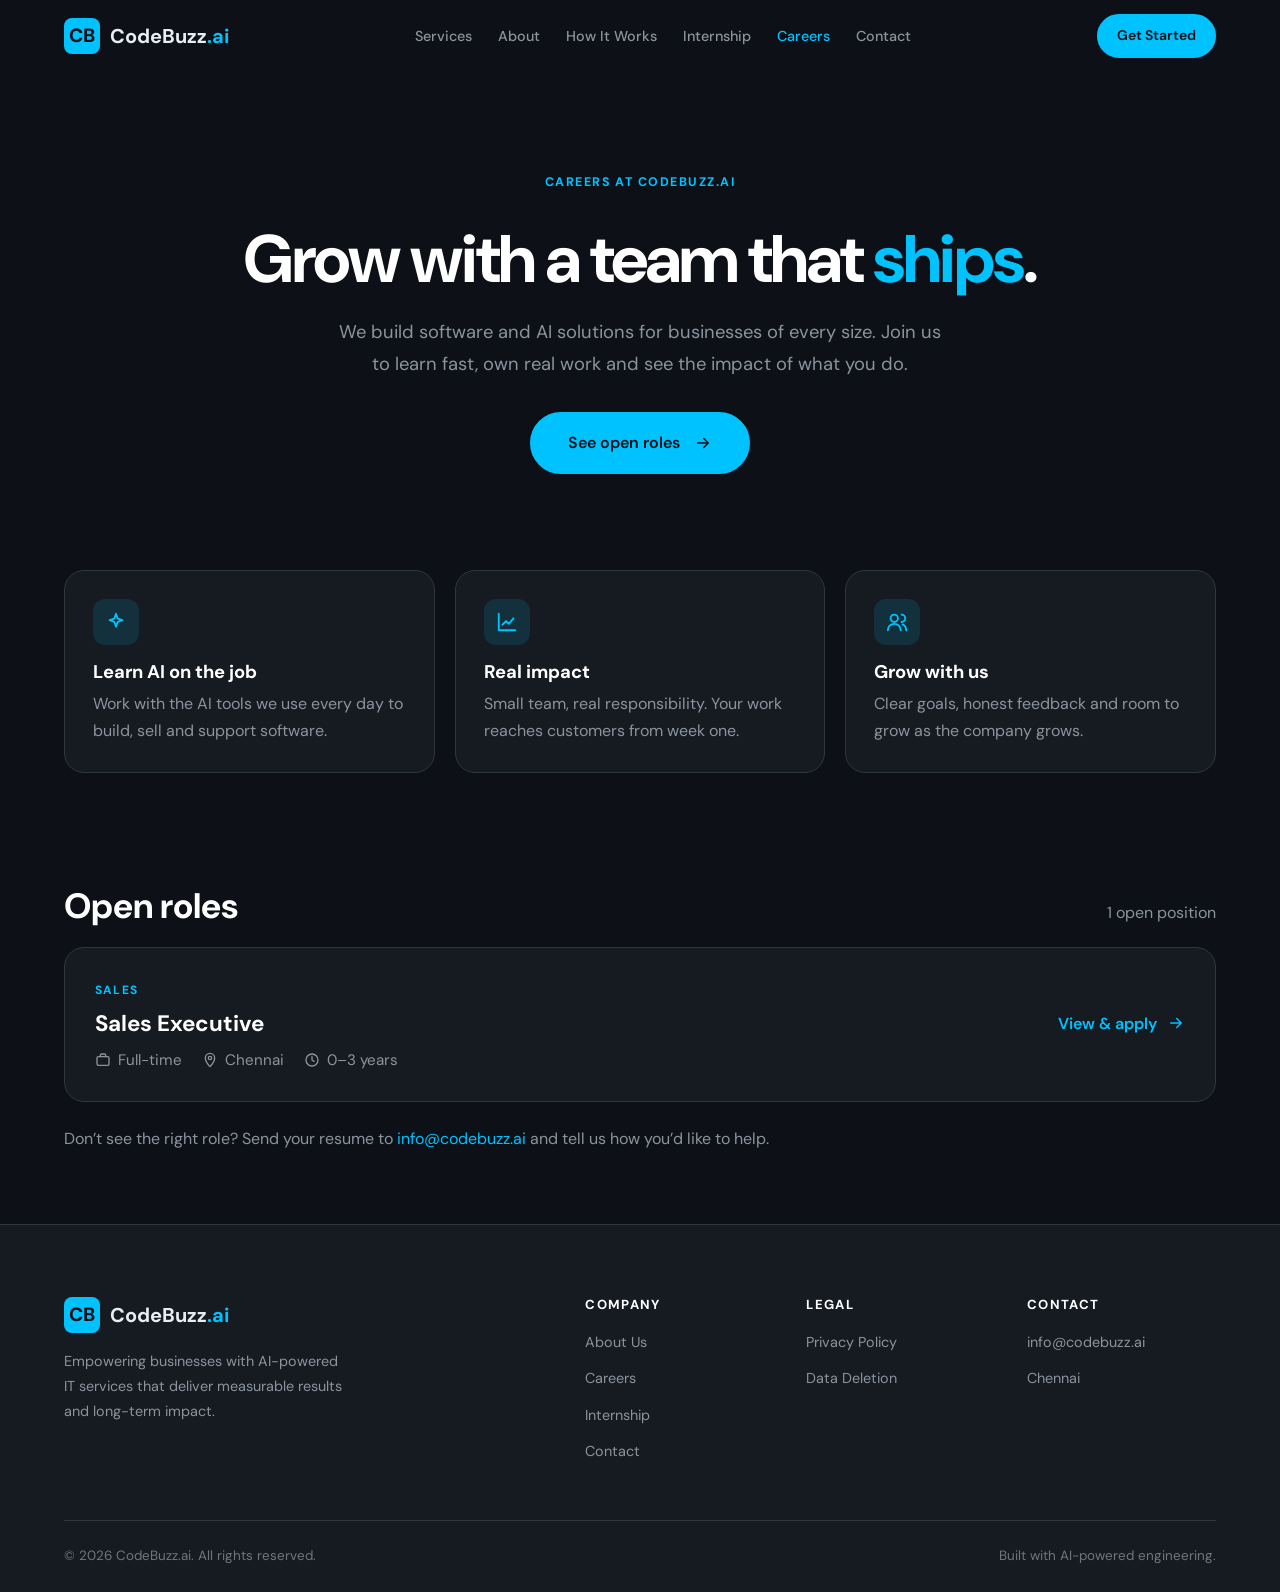
<file: careers/index.html>
<!DOCTYPE html>
<html lang="en">
<head>
  <meta charset="UTF-8" />
  <meta name="viewport" content="width=device-width, initial-scale=1.0" />
  <title>Careers — CodeBuzz.ai</title>
  <meta name="description" content="Join CodeBuzz.ai, an AI-powered IT services company. See open roles and apply online." />
  <meta name="robots" content="index, follow" />
  <link rel="canonical" href="https://codebuzz.ai/careers/" />
  <meta property="og:title" content="Careers — CodeBuzz.ai" />
  <meta property="og:description" content="Join CodeBuzz.ai, an AI-powered IT services company. See open roles and apply online." />
  <meta property="og:url" content="https://codebuzz.ai/careers/" />
  <meta property="og:type" content="website" />
  <link rel="preconnect" href="https://fonts.googleapis.com" />
  <link rel="preconnect" href="https://fonts.gstatic.com" crossorigin />
  <link href="https://fonts.googleapis.com/css2?family=Syne:wght@400;600;700;800&family=DM+Sans:wght@300;400;500;600&display=swap" rel="stylesheet" />
  <link rel="icon" type="image/png" href="/assets/images/favicon.png" />
  <link rel="stylesheet" href="/assets/css/style.css">
  <link rel="stylesheet" href="/careers/careers.css">
  <!-- Analytics: PostHog + Meta Pixel + Google Analytics 4 (assets/js/analytics.js) -->
  <script src="/assets/js/analytics.js"></script>
  <noscript><img height="1" width="1" style="display:none" alt="" src="https://www.facebook.com/tr?id=1393333359453502&ev=PageView&noscript=1"/></noscript>
</head>
<body>

  <!-- ===== NAVBAR ===== -->
  <nav class="navbar scrolled" id="navbar">
    <div class="nav-inner">
      <a href="/" class="nav-logo">
        <div class="logo-badge">CB</div>
        <span>CodeBuzz<span class="accent">.ai</span></span>
      </a>
      <ul class="nav-links" id="navLinks">
        <li><a href="/#services">Services</a></li>
        <li><a href="/#about">About</a></li>
        <li><a href="/#how-it-works">How It Works</a></li>
        <li><a href="/internship/">Internship</a></li>
        <li><a href="/careers/" aria-current="page" class="active">Careers</a></li>
        <li><a href="/#contact">Contact</a></li>
      </ul>
      <div class="nav-right">
        <a href="/#contact" class="btn btn-sm btn-primary nav-cta">Get Started</a>
        <button class="hamburger" id="hamburger" aria-label="Toggle navigation">
          <span></span><span></span><span></span>
        </button>
      </div>
    </div>
    <div class="mobile-nav" id="mobileNav">
      <ul>
        <li><a href="/#services">Services</a></li>
        <li><a href="/#about">About</a></li>
        <li><a href="/#how-it-works">How It Works</a></li>
        <li><a href="/internship/">Internship</a></li>
        <li><a href="/careers/" aria-current="page" class="active">Careers</a></li>
        <li><a href="/#contact">Contact</a></li>
      </ul>
      <a href="/#contact" class="btn btn-primary btn-full">Get Started &rarr;</a>
    </div>
  </nav>

  <main class="careers">
    <section class="c-hero">
      <div class="container">
        <span class="section-tag">Careers at CodeBuzz.ai</span>
        <h1>Grow with a team that <span class="text-cyan">ships</span>.</h1>
        <p>We build software and AI solutions for businesses of every size. Join us to learn fast, own real work and see the impact of what you do.</p>
        <a href="#open-roles" class="btn btn-primary btn-lg">See open roles <svg width="18" height="18" viewBox="0 0 24 24" fill="none" stroke="currentColor" stroke-width="2" stroke-linecap="round" stroke-linejoin="round" aria-hidden="true"><path d="M5 12h14M13 6l6 6-6 6"/></svg></a>
      </div>
    </section>

    <section class="c-section">
      <div class="container">
        <div class="c-why">
          <div class="c-card">
            <span class="c-ico"><svg width="22" height="22" viewBox="0 0 24 24" fill="none" stroke="currentColor" stroke-width="2" stroke-linecap="round" stroke-linejoin="round" aria-hidden="true"><path d="M12 3l1.8 5.2L19 10l-5.2 1.8L12 17l-1.8-5.2L5 10l5.2-1.8z"/></svg></span>
            <h3>Learn AI on the job</h3>
            <p>Work with the AI tools we use every day to build, sell and support software.</p>
          </div>
          <div class="c-card">
            <span class="c-ico"><svg width="22" height="22" viewBox="0 0 24 24" fill="none" stroke="currentColor" stroke-width="2" stroke-linecap="round" stroke-linejoin="round" aria-hidden="true"><path d="M3 3v18h18"/><path d="M7 15l4-4 3 3 5-6"/></svg></span>
            <h3>Real impact</h3>
            <p>Small team, real responsibility. Your work reaches customers from week one.</p>
          </div>
          <div class="c-card">
            <span class="c-ico"><svg width="22" height="22" viewBox="0 0 24 24" fill="none" stroke="currentColor" stroke-width="2" stroke-linecap="round" stroke-linejoin="round" aria-hidden="true"><circle cx="9" cy="8" r="4"/><path d="M2 21c0-4 3-7 7-7s7 3 7 7"/><path d="M17 4a4 4 0 010 8M22 21c0-3-1.5-5.5-4-6.5"/></svg></span>
            <h3>Grow with us</h3>
            <p>Clear goals, honest feedback and room to grow as the company grows.</p>
          </div>
        </div>
      </div>
    </section>

    <section class="c-section" id="open-roles">
      <div class="container">
        <div class="c-head">
          <h2>Open roles</h2>
          <p>1 open position</p>
        </div>
        <a class="c-role" href="/careers/sales-executive">
          <div>
            <span class="c-dept">Sales</span>
            <h3>Sales Executive</h3>
            <div class="c-meta">
              <span><svg width="16" height="16" viewBox="0 0 24 24" fill="none" stroke="currentColor" stroke-width="2" stroke-linecap="round" stroke-linejoin="round" aria-hidden="true"><rect x="3" y="7" width="18" height="13" rx="2"/><path d="M8 7V5a2 2 0 012-2h4a2 2 0 012 2v2"/></svg> Full-time</span>
              <span><svg width="16" height="16" viewBox="0 0 24 24" fill="none" stroke="currentColor" stroke-width="2" stroke-linecap="round" stroke-linejoin="round" aria-hidden="true"><path d="M12 22s7-7.5 7-13a7 7 0 10-14 0c0 5.5 7 13 7 13z"/><circle cx="12" cy="9" r="2.5"/></svg> Chennai</span>
              <span><svg width="16" height="16" viewBox="0 0 24 24" fill="none" stroke="currentColor" stroke-width="2" stroke-linecap="round" stroke-linejoin="round" aria-hidden="true"><circle cx="12" cy="12" r="9"/><path d="M12 7v5l3 2"/></svg> 0–3 years</span>
            </div>
          </div>
          <span class="c-go">View &amp; apply <svg width="18" height="18" viewBox="0 0 24 24" fill="none" stroke="currentColor" stroke-width="2" stroke-linecap="round" stroke-linejoin="round" aria-hidden="true"><path d="M5 12h14M13 6l6 6-6 6"/></svg></span>
        </a>
        <p class="c-note">Don&rsquo;t see the right role? Send your resume to <a href="mailto:info@codebuzz.ai">info@codebuzz.ai</a> and tell us how you&rsquo;d like to help.</p>
      </div>
    </section>
  </main>

  <footer class="footer">
    <div class="container">
      <div class="footer-top">
        <div class="footer-brand">
          <a href="/" class="nav-logo">
            <div class="logo-badge">CB</div>
            <span>CodeBuzz<span class="accent">.ai</span></span>
          </a>
          <p>Empowering businesses with AI-powered IT services that deliver measurable results and long-term impact.</p>
        </div>
        <div class="footer-links">
          <div class="footer-col">
            <h4>Company</h4>
            <ul>
              <li><a href="/#about">About Us</a></li>
              <li><a href="/careers/">Careers</a></li>
              <li><a href="/internship/">Internship</a></li>
              <li><a href="/#contact">Contact</a></li>
            </ul>
          </div>
          <div class="footer-col">
            <h4>Legal</h4>
            <ul>
              <li><a href="/privacy">Privacy Policy</a></li>
              <li><a href="/privacy#data-deletion">Data Deletion</a></li>
            </ul>
          </div>
          <div class="footer-col">
            <h4>Contact</h4>
            <ul>
              <li><a href="mailto:info@codebuzz.ai">info@codebuzz.ai</a></li>
              <li><span>Chennai</span></li>
            </ul>
          </div>
        </div>
      </div>
      <div class="footer-bottom">
        <p>&copy; <span id="year"></span> CodeBuzz.ai. All rights reserved.</p>
        <p>Built with AI-powered engineering.</p>
      </div>
    </div>
  </footer>
  <script>document.getElementById("year").textContent = new Date().getFullYear();</script>
  <script src="/assets/js/script.js"></script>
  <script src="/assets/js/site-protect.js"></script>
</body>
</html>
</file>
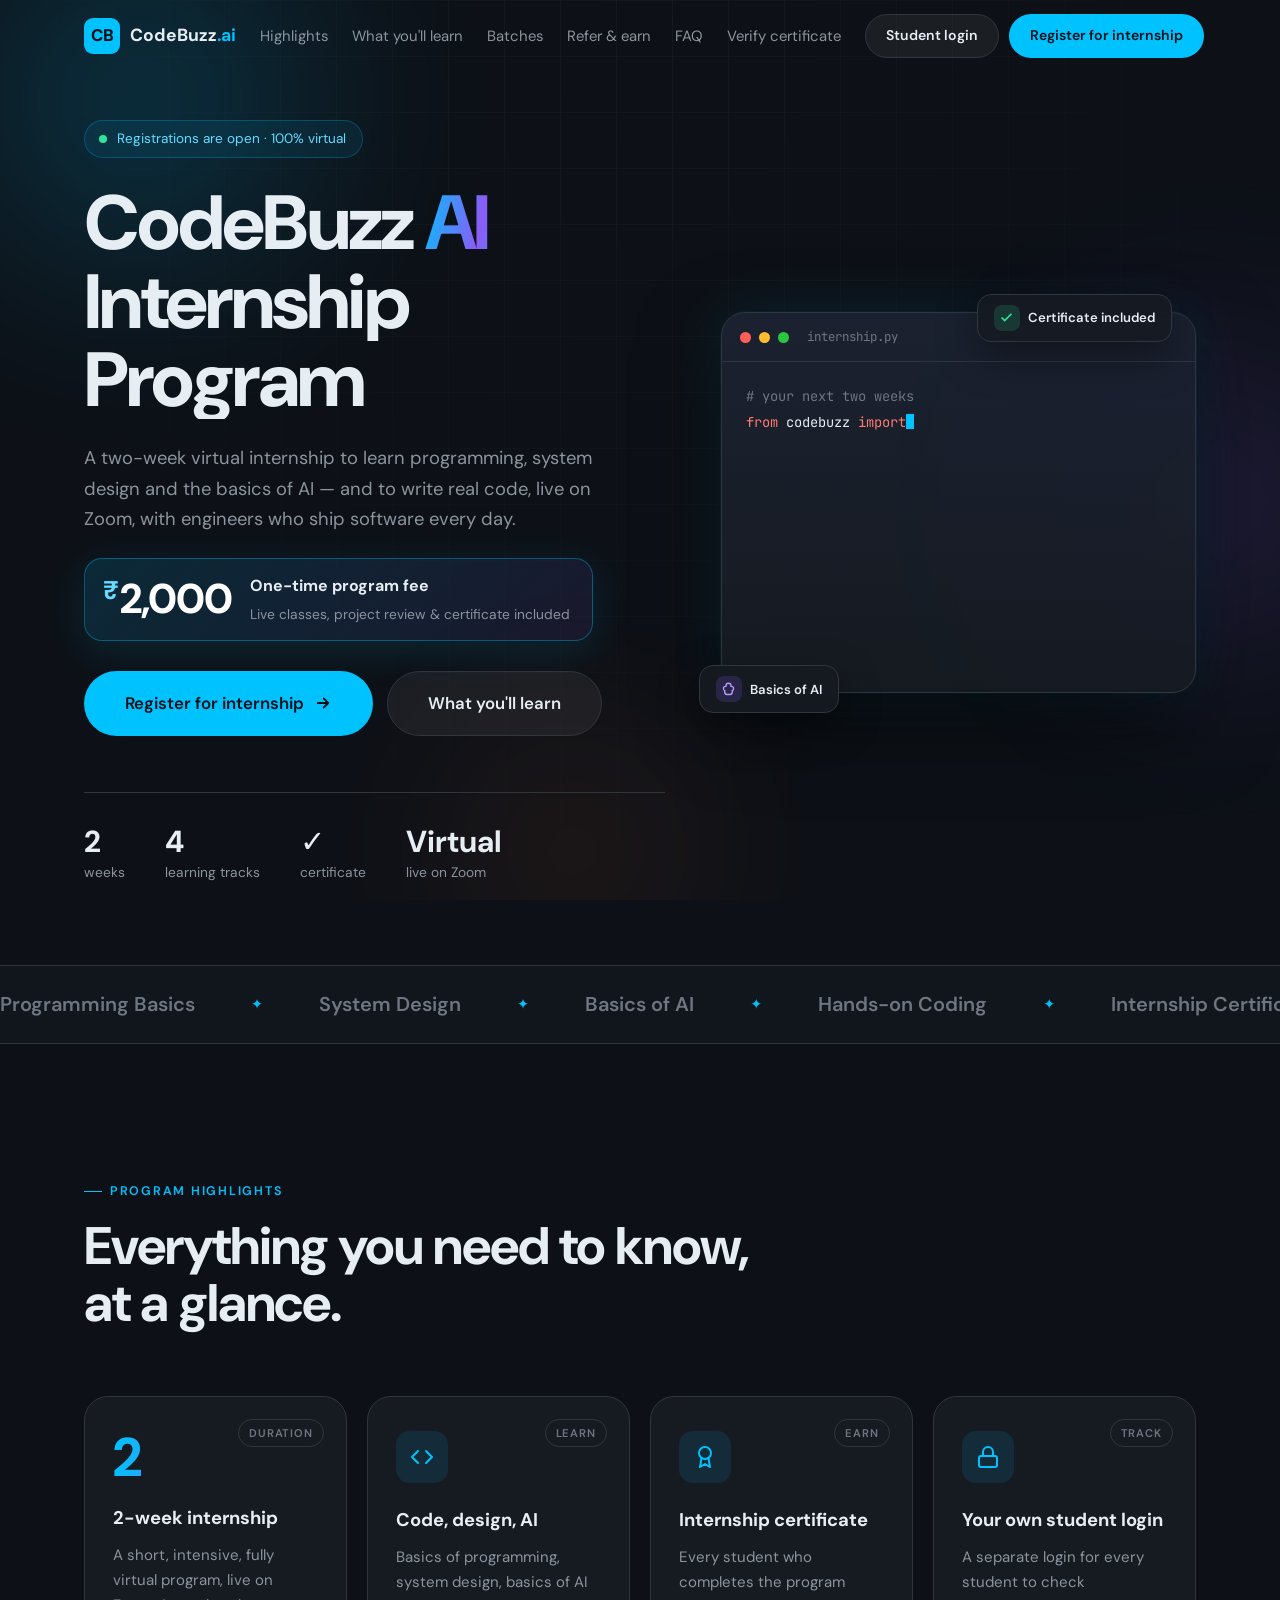
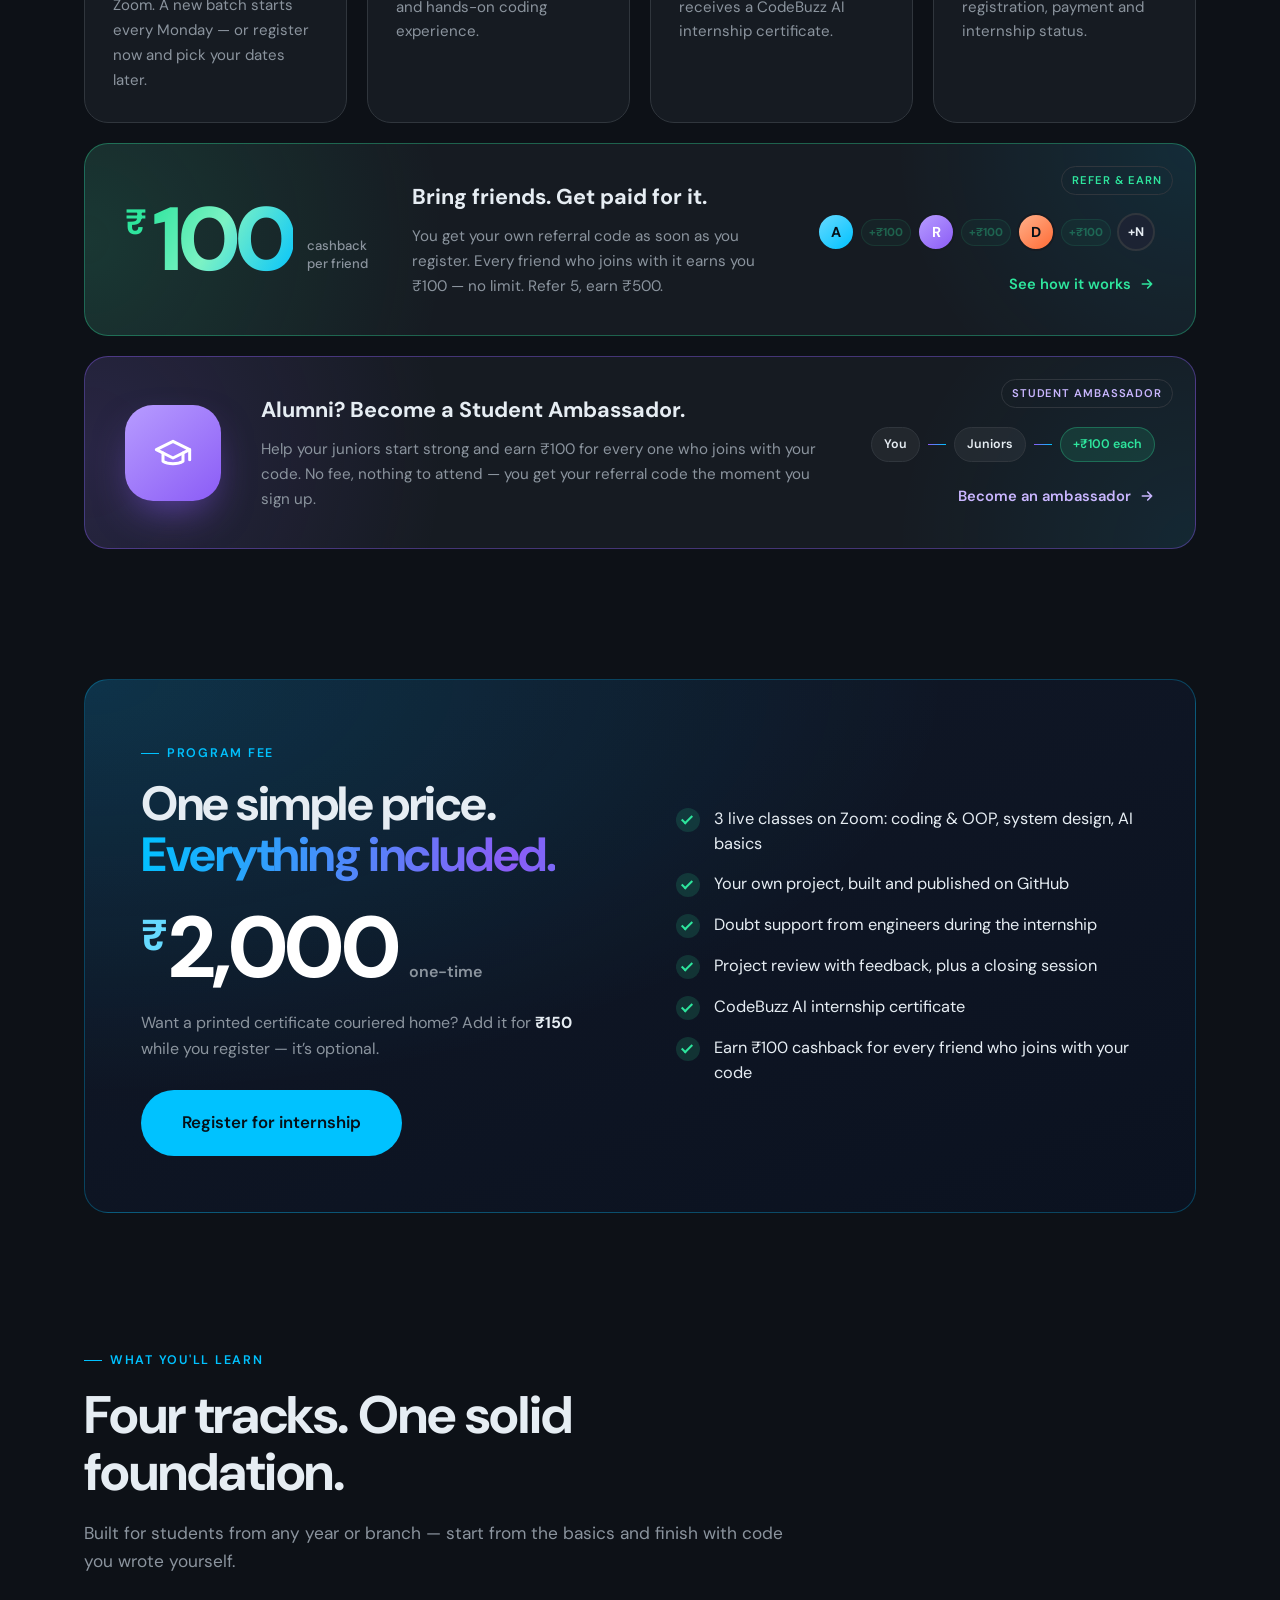
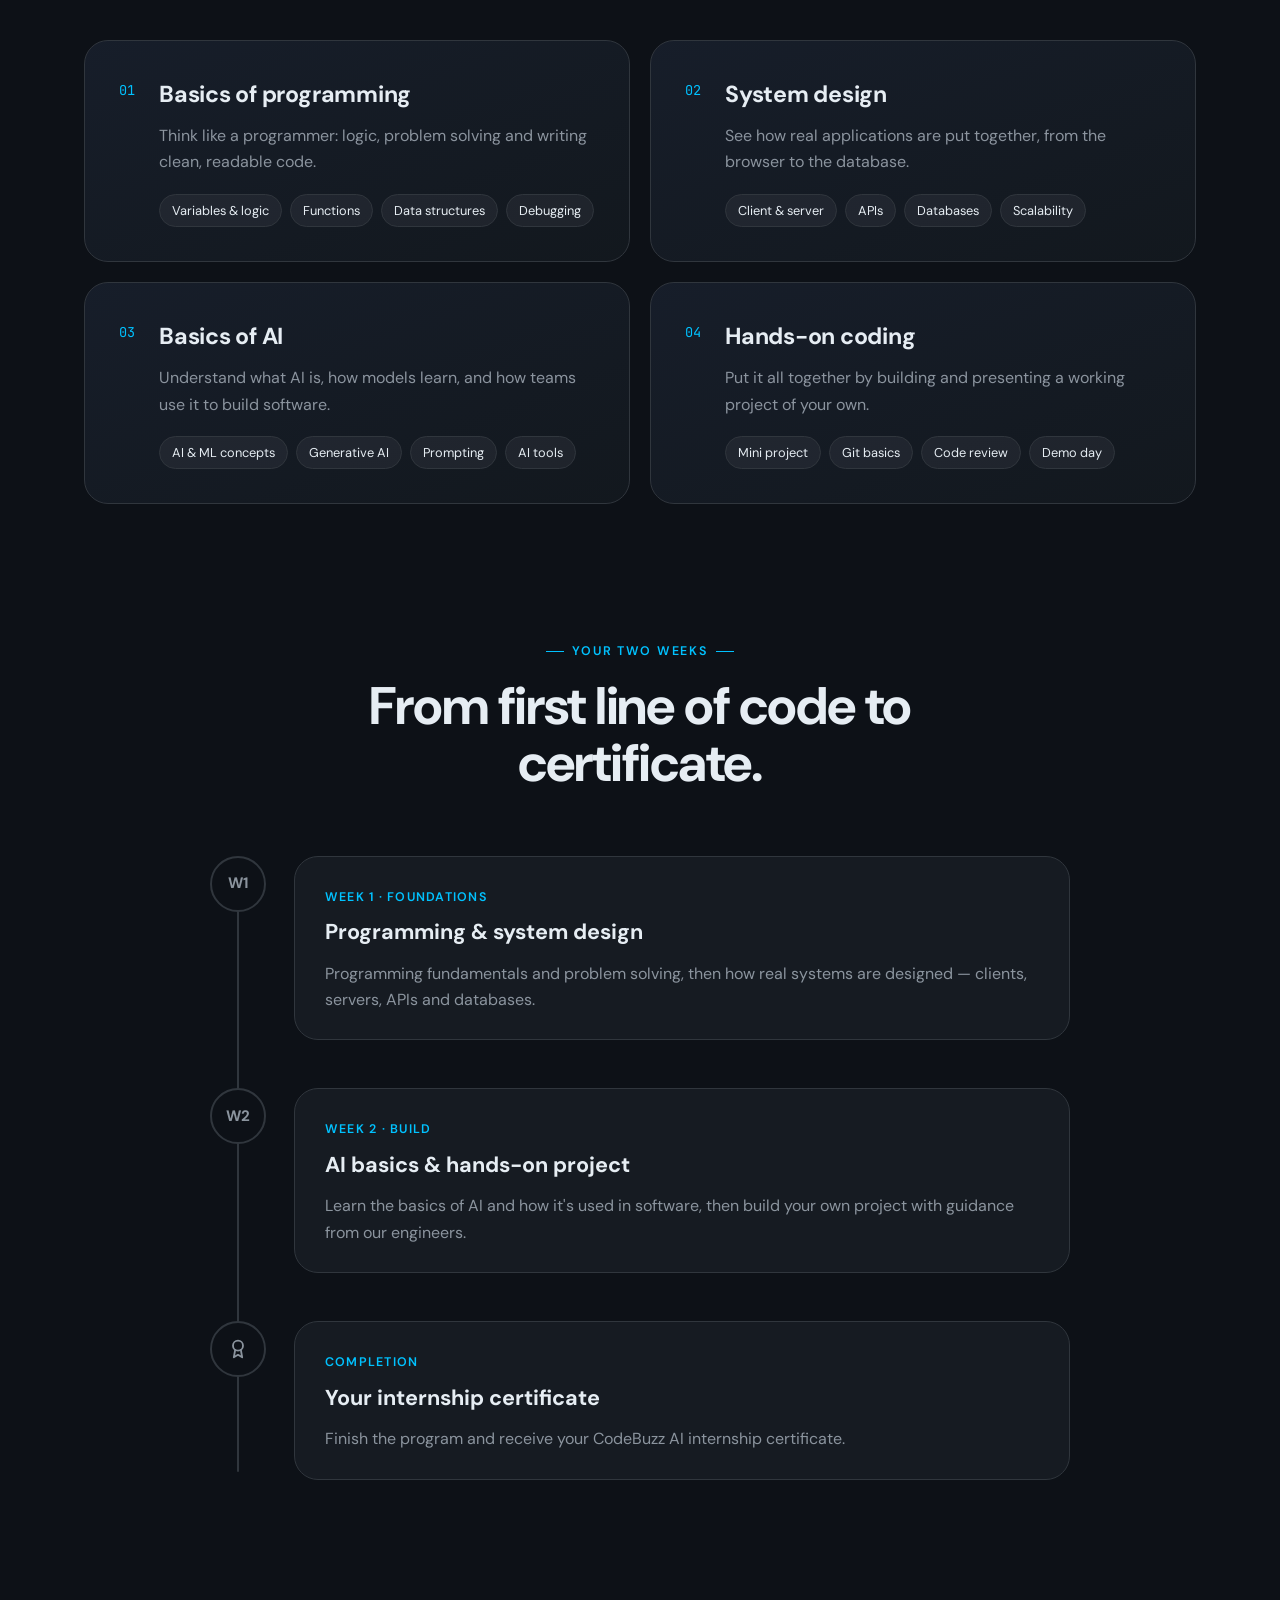
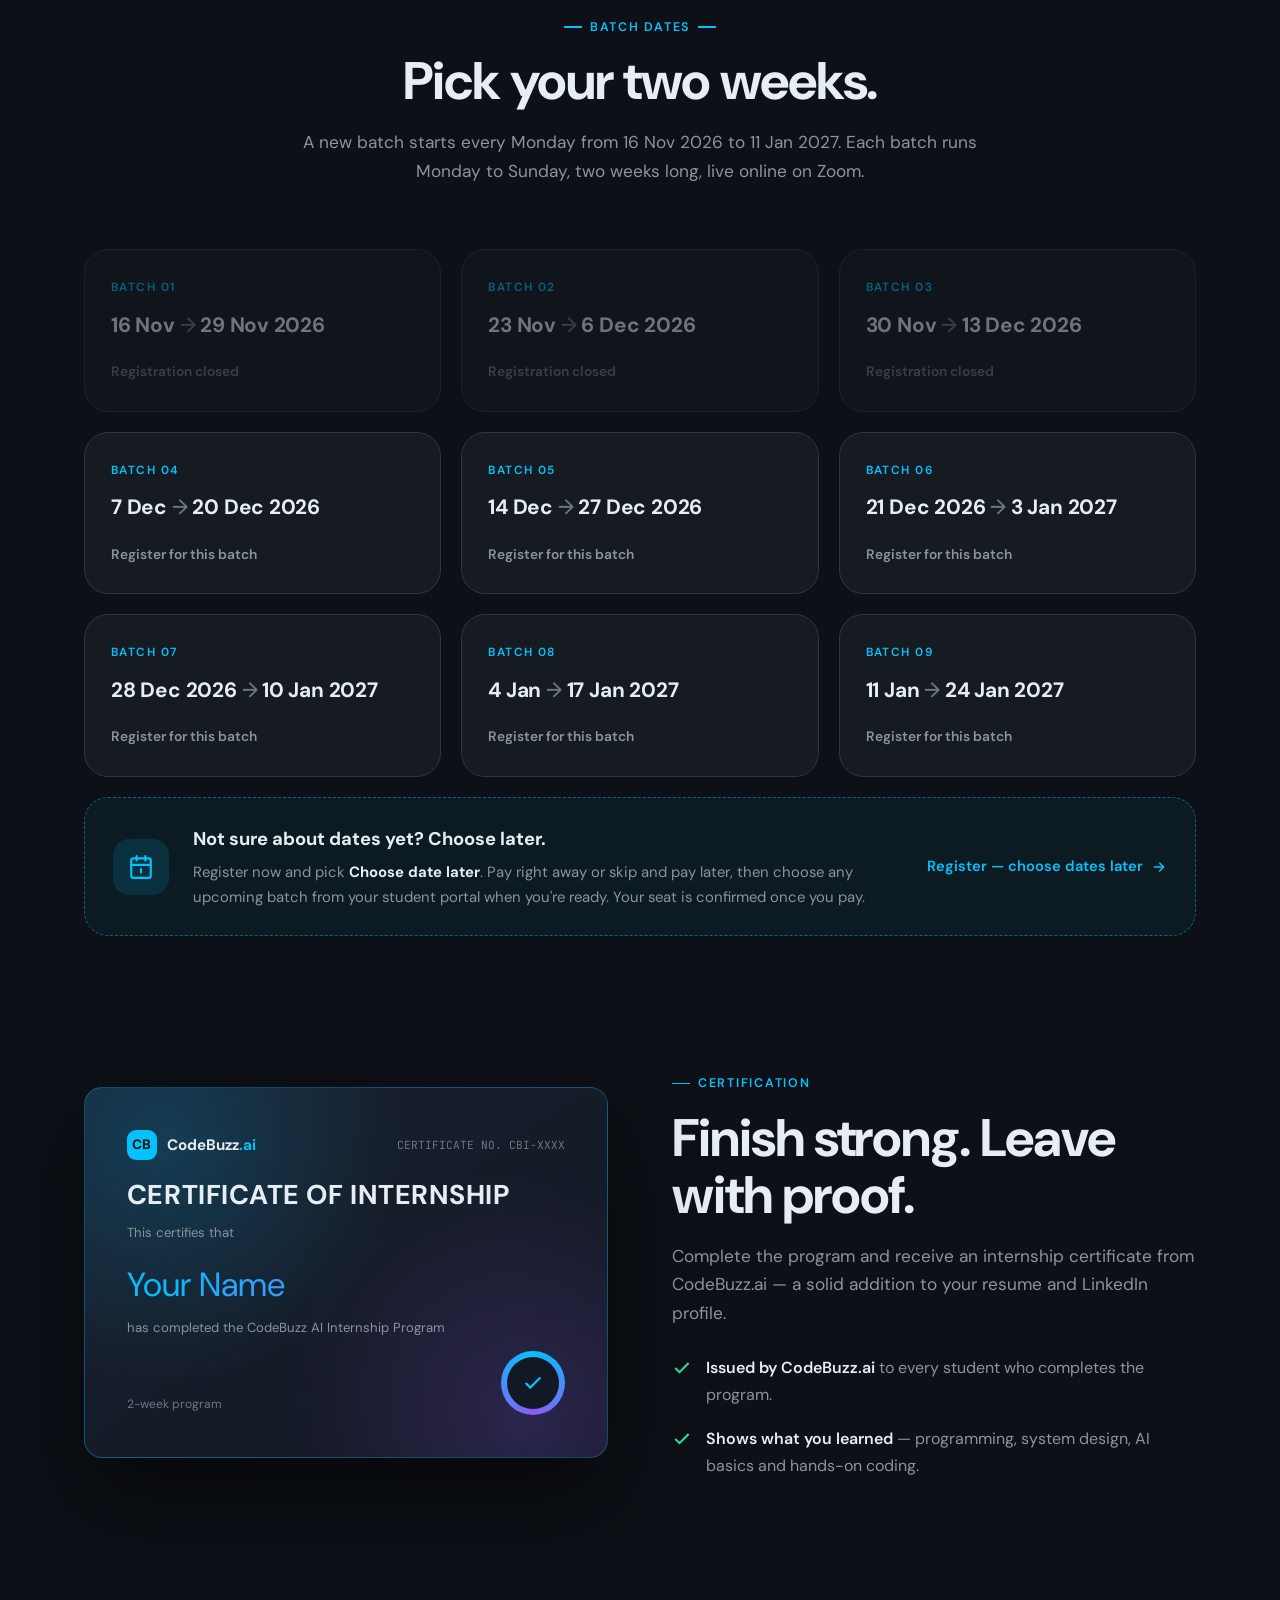
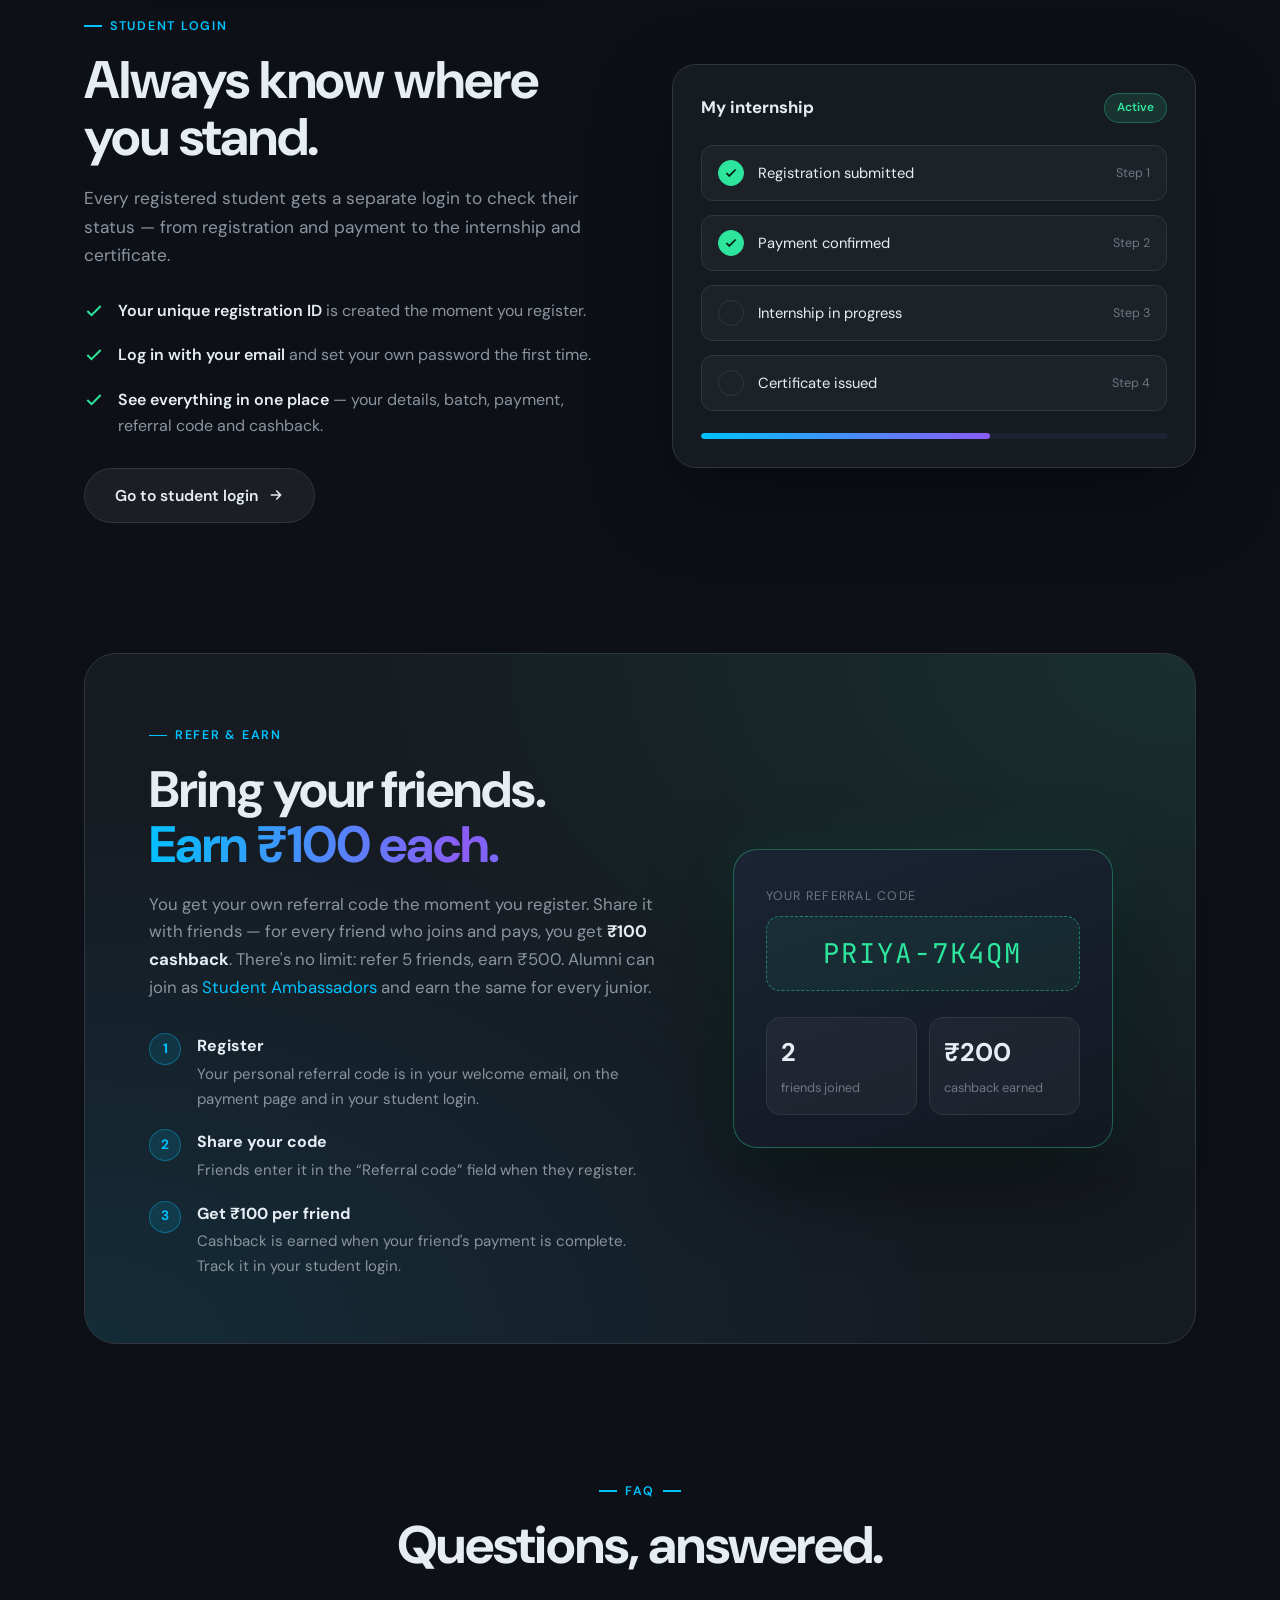
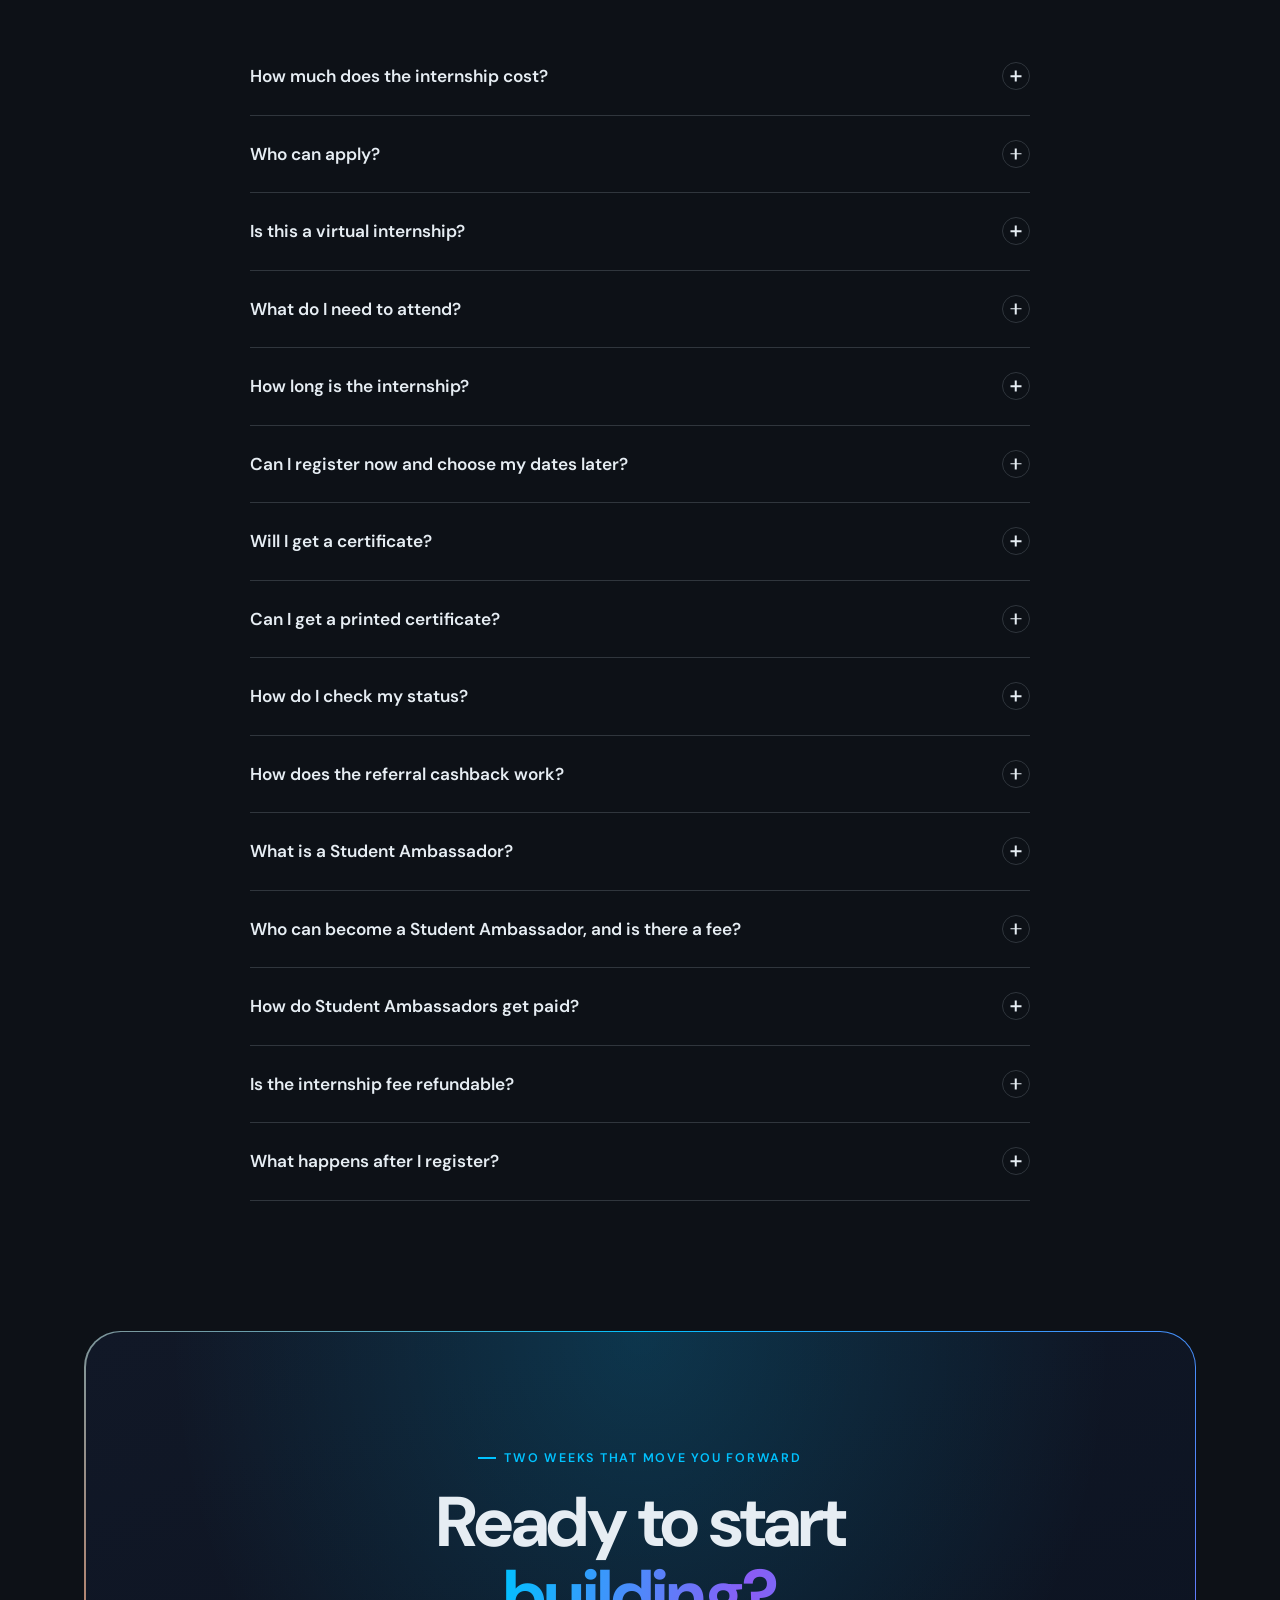
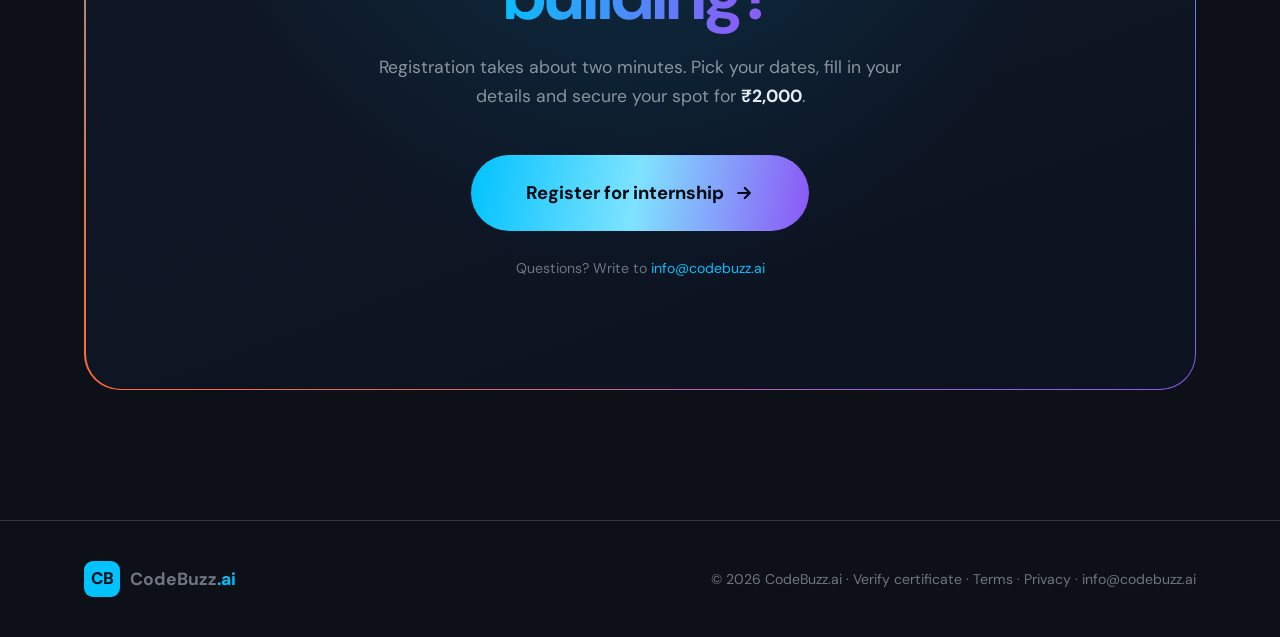
<file: internship/index.html>
<!DOCTYPE html>
<html lang="en">
<head>
  <meta charset="UTF-8" />
  <meta name="viewport" content="width=device-width, initial-scale=1.0" />
  <title>CodeBuzz AI Internship Program</title>
  <meta name="description" content="CodeBuzz AI Internship Program — a 2-week virtual internship (live on Zoom) for students covering programming basics, system design, basics of AI and hands-on coding, with an internship certificate." />
  <meta property="og:title" content="CodeBuzz AI Internship Program" />
  <meta property="og:description" content="2 weeks, 100% virtual on Zoom. Programming, system design, AI basics and hands-on coding. Certificate included." />
  <meta property="og:image" content="https://codebuzz.ai/assets/images/1771666520573-codebuzz-hero.jfif" />
  <meta property="og:type" content="website" />
  <meta name="theme-color" content="#0D1117" />
  <link rel="icon" type="image/png" href="../assets/images/favicon.png" />
  <link rel="preconnect" href="https://fonts.googleapis.com" />
  <link rel="preconnect" href="https://fonts.gstatic.com" crossorigin />
  <link href="https://fonts.googleapis.com/css2?family=DM+Sans:wght@300;400;500;600;700;800&family=JetBrains+Mono:wght@400;500&display=swap" rel="stylesheet" />
  <link rel="stylesheet" href="assets/internship.css" />

  <!-- Analytics: PostHog + Meta Pixel + Google Analytics 4 (assets/js/analytics.js) -->
  <script src="/assets/js/analytics.js"></script>
  <noscript><img height="1" width="1" style="display:none" alt="" src="https://www.facebook.com/tr?id=1393333359453502&ev=PageView&noscript=1"/></noscript>
</head>
<body>

  <div class="fx" aria-hidden="true">
    <div class="grid-bg"></div>
    <div class="orb o1"></div>
    <div class="orb o2"></div>
    <div class="orb o3"></div>
  </div>

  <!-- ===== NAV ===== -->
  <nav class="nav">
    <div class="container nav-inner">
      <a href="../" class="logo" aria-label="CodeBuzz.ai home">
        <div class="logo-badge">CB</div>
        <span>CodeBuzz<span class="accent">.ai</span></span>
      </a>
      <ul class="nav-links">
        <li><a href="#highlights">Highlights</a></li>
        <li><a href="#curriculum">What you'll learn</a></li>
        <li><a href="#journey">Two weeks</a></li>
        <li><a href="#batches">Batches</a></li>
        <li><a href="#refer">Refer &amp; earn</a></li>
        <li><a href="#faq">FAQ</a></li>
        <li><a href="verify.html">Verify certificate</a></li>
      </ul>
      <div class="nav-actions">
        <a href="login.html" class="btn btn-ghost btn-sm">Student login</a>
        <a href="register.html" class="btn btn-primary btn-sm"><span>Register<span class="nav-full"> for internship</span></span></a>
      </div>
    </div>
  </nav>

  <main>

    <!-- ===== HERO ===== -->
    <section class="hero">
      <div class="container hero-grid">
        <div>
          <span class="pill"><span class="dot"></span>Registrations are open &middot; 100% virtual</span>
          <h1>
            <span class="line"><span>CodeBuzz <span class="grad">AI</span></span></span>
            <span class="line"><span>Internship</span></span>
            <span class="line"><span>Program</span></span>
          </h1>
          <p class="hero-sub">A two-week virtual internship to learn programming, system design and the basics of AI — and to write real code, live on Zoom, with engineers who ship software every day.</p>
          <div class="hero-price" aria-label="Program fee">
            <div class="hp-amount"><span class="hp-cur">&#8377;</span><span data-fee>2,000</span></div>
            <div class="hp-text">
              <strong>One-time program fee</strong>
              <span>Live classes, project review &amp; certificate included</span>
            </div>
          </div>
          <div class="hero-actions">
            <a href="register.html" class="btn btn-primary btn-lg">
              Register for internship
              <svg width="18" height="18" viewBox="0 0 24 24" fill="none" stroke="currentColor" stroke-width="2.4" stroke-linecap="round" stroke-linejoin="round"><path d="M5 12h14M13 6l6 6-6 6"/></svg>
            </a>
            <a href="#curriculum" class="btn btn-ghost btn-lg">What you'll learn</a>
          </div>
          <div class="hero-stats">
            <div><strong data-count="2">0</strong><span>weeks</span></div>
            <div><strong data-count="4">0</strong><span>learning tracks</span></div>
            <div><strong>✓</strong><span>certificate</span></div>
            <div><strong>Virtual</strong><span>live on Zoom</span></div>
          </div>
        </div>

        <div class="hero-visual">
          <div class="terminal" id="terminal">
            <div class="terminal-bar"><i></i><i></i><i></i><span>internship.py</span></div>
            <div class="terminal-body" id="code" aria-label="Animated code sample"></div>
          </div>
          <div class="float-chip c1">
            <span class="ico" style="background:rgba(46,229,157,.15);color:var(--green)">
              <svg width="15" height="15" viewBox="0 0 24 24" fill="none" stroke="currentColor" stroke-width="2.6"><path d="M20 6L9 17l-5-5"/></svg>
            </span>
            Certificate included
          </div>
          <div class="float-chip c2">
            <span class="ico" style="background:rgba(139,92,246,.18);color:#B79CFF">
              <svg width="15" height="15" viewBox="0 0 24 24" fill="none" stroke="currentColor" stroke-width="2.2"><path d="M12 2a4 4 0 014 4v1h1a3 3 0 013 3v1a3 3 0 01-2 2.83V16a4 4 0 01-4 4h-4a4 4 0 01-4-4v-2.17A3 3 0 014 11v-1a3 3 0 013-3h1V6a4 4 0 014-4z"/></svg>
            </span>
            Basics of AI
          </div>
        </div>
      </div>
    </section>

    <!-- ===== MARQUEE ===== -->
    <div class="marquee" aria-hidden="true">
      <div class="marquee-track">
        <span>Programming Basics</span><span>System Design</span><span>Basics of AI</span><span>Hands-on Coding</span><span>Internship Certificate</span><span>Student Login</span>
        <span>Programming Basics</span><span>System Design</span><span>Basics of AI</span><span>Hands-on Coding</span><span>Internship Certificate</span><span>Student Login</span>
      </div>
    </div>

    <!-- ===== HIGHLIGHTS ===== -->
    <section class="section" id="highlights">
      <div class="container">
        <div class="section-head reveal">
          <span class="eyebrow">Program highlights</span>
          <h2>Everything you need to know, at a glance.</h2>
        </div>
        <div class="highlights">
          <article class="hl reveal">
            <span class="tag">Duration</span>
            <div class="hl-num grad">2</div>
            <h3>2-week internship</h3>
            <p>A short, intensive, fully virtual program, live on Zoom. A new batch starts every Monday &mdash; or register now and pick your dates later.</p>
          </article>
          <article class="hl reveal d1">
            <span class="tag">Learn</span>
            <div class="hl-icon">
              <svg width="24" height="24" viewBox="0 0 24 24" fill="none" stroke="currentColor" stroke-width="2" stroke-linecap="round" stroke-linejoin="round"><path d="M16 18l6-6-6-6M8 6l-6 6 6 6"/></svg>
            </div>
            <h3>Code, design, AI</h3>
            <p>Basics of programming, system design, basics of AI and hands-on coding experience.</p>
          </article>
          <article class="hl reveal d2">
            <span class="tag">Earn</span>
            <div class="hl-icon">
              <svg width="24" height="24" viewBox="0 0 24 24" fill="none" stroke="currentColor" stroke-width="2" stroke-linecap="round" stroke-linejoin="round"><circle cx="12" cy="8" r="6"/><path d="M15.5 13.5L17 22l-5-3-5 3 1.5-8.5"/></svg>
            </div>
            <h3>Internship certificate</h3>
            <p>Every student who completes the program receives a CodeBuzz AI internship certificate.</p>
          </article>
          <article class="hl reveal d3">
            <span class="tag">Track</span>
            <div class="hl-icon">
              <svg width="24" height="24" viewBox="0 0 24 24" fill="none" stroke="currentColor" stroke-width="2" stroke-linecap="round" stroke-linejoin="round"><rect x="3" y="11" width="18" height="11" rx="2"/><path d="M7 11V7a5 5 0 0110 0v4"/></svg>
            </div>
            <h3>Your own student login</h3>
            <p>A separate login for every student to check registration, payment and internship status.</p>
          </article>
          <a class="hl hl-refer reveal" href="#refer" aria-label="Refer and earn: Rs 100 cashback for every friend who joins">
            <span class="tag">Refer &amp; earn</span>
            <div class="hr-amount">
              <span class="hr-rupee">&#8377;</span><span class="hr-num" data-count-to="100">100</span>
              <small>cashback<br />per friend</small>
            </div>
            <div class="hr-copy">
              <h3>Bring friends. Get paid for it.</h3>
              <p>You get your own referral code as soon as you register. Every friend who joins with it earns you &#8377;100 &mdash; no limit. Refer 5, earn &#8377;500.</p>
            </div>
            <div class="hr-flow" aria-hidden="true">
              <span class="hr-av">A</span><i>+&#8377;100</i>
              <span class="hr-av">R</span><i>+&#8377;100</i>
              <span class="hr-av">D</span><i>+&#8377;100</i>
              <span class="hr-av hr-more">+N</span>
            </div>
            <span class="hr-cta">See how it works
              <svg width="16" height="16" viewBox="0 0 24 24" fill="none" stroke="currentColor" stroke-width="2.4" stroke-linecap="round" stroke-linejoin="round"><path d="M5 12h14M13 6l6 6-6 6"/></svg>
            </span>
          </a>
          <a class="hl hl-amb reveal" href="register.html?type=ambassador" aria-label="Student Ambassador program for alumni: refer juniors and earn Rs 100 each">
            <span class="tag">Student Ambassador</span>
            <div class="ha-badge" aria-hidden="true">
              <svg width="40" height="40" viewBox="0 0 24 24" fill="none" stroke="currentColor" stroke-width="1.8" stroke-linecap="round" stroke-linejoin="round"><path d="M22 10L12 5 2 10l10 5 10-5z"/><path d="M6 12v5c3 2 9 2 12 0v-5"/><path d="M22 10v6"/></svg>
            </div>
            <div class="ha-copy">
              <h3>Alumni? Become a Student Ambassador.</h3>
              <p>Help your juniors start strong and earn &#8377;100 for every one who joins with your code. No fee, nothing to attend &mdash; you get your referral code the moment you sign up.</p>
            </div>
            <div class="ha-flow" aria-hidden="true">
              <span class="ha-pill">You</span><i></i><span class="ha-pill">Juniors</span><i></i><span class="ha-pill ha-earn">+&#8377;100 each</span>
            </div>
            <span class="hr-cta ha-cta">Become an ambassador
              <svg width="16" height="16" viewBox="0 0 24 24" fill="none" stroke="currentColor" stroke-width="2.4" stroke-linecap="round" stroke-linejoin="round"><path d="M5 12h14M13 6l6 6-6 6"/></svg>
            </span>
          </a>
        </div>
      </div>
    </section>

    <!-- ===== CURRICULUM ===== -->
    <!-- ===== FEE ===== -->
    <section class="section" id="fee" style="padding-top:0">
      <div class="container">
        <div class="fee-card reveal">
          <div class="fee-left">
            <span class="eyebrow">Program fee</span>
            <h2>One simple price.<br /><span class="grad">Everything included.</span></h2>
            <div class="fee-amount"><span class="fee-cur">&#8377;</span><span data-fee>2,000</span><span class="fee-once">one-time</span></div>
            <p class="fee-note">Want a printed certificate couriered home? Add it for <b>&#8377;<span data-hardcopy>150</span></b> while you register &mdash; it&rsquo;s optional.</p>
            <a href="register.html" class="btn btn-primary btn-lg">Register for internship</a>
          </div>
          <ul class="fee-list">
            <li><span class="tick"></span><span>3 live classes on Zoom: coding &amp; OOP, system design, AI basics</span></li>
            <li><span class="tick"></span><span>Your own project, built and published on GitHub</span></li>
            <li><span class="tick"></span><span>Doubt support from engineers during the internship</span></li>
            <li><span class="tick"></span><span>Project review with feedback, plus a closing session</span></li>
            <li><span class="tick"></span><span>CodeBuzz AI internship certificate</span></li>
            <li><span class="tick"></span><span>Earn &#8377;<span data-reward>100</span> cashback for every friend who joins with your code</span></li>
          </ul>
        </div>
      </div>
    </section>

    <section class="section" id="curriculum" style="padding-top:0">
      <div class="container">
        <div class="section-head reveal">
          <span class="eyebrow">What you'll learn</span>
          <h2>Four tracks. One solid foundation.</h2>
          <p>Built for students from any year or branch — start from the basics and finish with code you wrote yourself.</p>
        </div>
        <div class="tracks">
          <div class="track reveal">
            <div class="track-idx">01</div>
            <div>
              <h3>Basics of programming</h3>
              <p>Think like a programmer: logic, problem solving and writing clean, readable code.</p>
              <ul class="chips"><li>Variables &amp; logic</li><li>Functions</li><li>Data structures</li><li>Debugging</li></ul>
            </div>
          </div>
          <div class="track reveal d1">
            <div class="track-idx">02</div>
            <div>
              <h3>System design</h3>
              <p>See how real applications are put together, from the browser to the database.</p>
              <ul class="chips"><li>Client &amp; server</li><li>APIs</li><li>Databases</li><li>Scalability</li></ul>
            </div>
          </div>
          <div class="track reveal">
            <div class="track-idx">03</div>
            <div>
              <h3>Basics of AI</h3>
              <p>Understand what AI is, how models learn, and how teams use it to build software.</p>
              <ul class="chips"><li>AI &amp; ML concepts</li><li>Generative AI</li><li>Prompting</li><li>AI tools</li></ul>
            </div>
          </div>
          <div class="track reveal d1">
            <div class="track-idx">04</div>
            <div>
              <h3>Hands-on coding</h3>
              <p>Put it all together by building and presenting a working project of your own.</p>
              <ul class="chips"><li>Mini project</li><li>Git basics</li><li>Code review</li><li>Demo day</li></ul>
            </div>
          </div>
        </div>
      </div>
    </section>

    <!-- ===== JOURNEY / TIMELINE ===== -->
    <section class="section" id="journey" style="padding-top:0">
      <div class="container">
        <div class="section-head center reveal">
          <span class="eyebrow">Your two weeks</span>
          <h2>From first line of code to certificate.</h2>
        </div>
        <div class="timeline" id="timeline">
          <div class="timeline-rail"><div class="timeline-fill" id="timelineFill"></div></div>
          <div class="tl-item">
            <div class="tl-dot">W1</div>
            <div class="tl-card reveal">
              <small>Week 1 · Foundations</small>
              <h3>Programming &amp; system design</h3>
              <p>Programming fundamentals and problem solving, then how real systems are designed — clients, servers, APIs and databases.</p>
            </div>
          </div>
          <div class="tl-item">
            <div class="tl-dot">W2</div>
            <div class="tl-card reveal">
              <small>Week 2 · Build</small>
              <h3>AI basics &amp; hands-on project</h3>
              <p>Learn the basics of AI and how it's used in software, then build your own project with guidance from our engineers.</p>
            </div>
          </div>
          <div class="tl-item">
            <div class="tl-dot">
              <svg width="20" height="20" viewBox="0 0 24 24" fill="none" stroke="currentColor" stroke-width="2.2" stroke-linecap="round" stroke-linejoin="round"><circle cx="12" cy="8" r="6"/><path d="M15.5 13.5L17 22l-5-3-5 3 1.5-8.5"/></svg>
            </div>
            <div class="tl-card reveal">
              <small>Completion</small>
              <h3>Your internship certificate</h3>
              <p>Finish the program and receive your CodeBuzz AI internship certificate.</p>
            </div>
          </div>
        </div>
      </div>
    </section>

    <!-- ===== BATCHES ===== -->
    <section class="section" id="batches" style="padding-top:0">
      <div class="container">
        <div class="section-head center reveal">
          <span class="eyebrow">Batch dates</span>
          <h2>Pick your two weeks.</h2>
          <p>A new batch starts every Monday from 16 Nov 2026 to 11 Jan 2027. Each batch runs Monday to Sunday, two weeks long, live online on Zoom.</p>
        </div>
        <div class="batches" id="batchList">
          <a class="batch reveal" href="register.html?start=2026-11-16" data-start="2026-11-16">
            <span class="batch-no">Batch 01</span>
            <span class="batch-dates">16 Nov <i>→</i> 29 Nov 2026</span>
            <span class="batch-cta">Register for this batch</span>
          </a>
          <a class="batch reveal d1" href="register.html?start=2026-11-23" data-start="2026-11-23">
            <span class="batch-no">Batch 02</span>
            <span class="batch-dates">23 Nov <i>→</i> 6 Dec 2026</span>
            <span class="batch-cta">Register for this batch</span>
          </a>
          <a class="batch reveal d2" href="register.html?start=2026-11-30" data-start="2026-11-30">
            <span class="batch-no">Batch 03</span>
            <span class="batch-dates">30 Nov <i>→</i> 13 Dec 2026</span>
            <span class="batch-cta">Register for this batch</span>
          </a>
          <a class="batch reveal" href="register.html?start=2026-12-07" data-start="2026-12-07">
            <span class="batch-no">Batch 04</span>
            <span class="batch-dates">7 Dec <i>→</i> 20 Dec 2026</span>
            <span class="batch-cta">Register for this batch</span>
          </a>
          <a class="batch reveal d1" href="register.html?start=2026-12-14" data-start="2026-12-14">
            <span class="batch-no">Batch 05</span>
            <span class="batch-dates">14 Dec <i>→</i> 27 Dec 2026</span>
            <span class="batch-cta">Register for this batch</span>
          </a>
          <a class="batch reveal d2" href="register.html?start=2026-12-21" data-start="2026-12-21">
            <span class="batch-no">Batch 06</span>
            <span class="batch-dates">21 Dec 2026 <i>→</i> 3 Jan 2027</span>
            <span class="batch-cta">Register for this batch</span>
          </a>
          <a class="batch reveal" href="register.html?start=2026-12-28" data-start="2026-12-28">
            <span class="batch-no">Batch 07</span>
            <span class="batch-dates">28 Dec 2026 <i>→</i> 10 Jan 2027</span>
            <span class="batch-cta">Register for this batch</span>
          </a>
          <a class="batch reveal d1" href="register.html?start=2027-01-04" data-start="2027-01-04">
            <span class="batch-no">Batch 08</span>
            <span class="batch-dates">4 Jan <i>→</i> 17 Jan 2027</span>
            <span class="batch-cta">Register for this batch</span>
          </a>
          <a class="batch reveal d2" href="register.html?start=2027-01-11" data-start="2027-01-11">
            <span class="batch-no">Batch 09</span>
            <span class="batch-dates">11 Jan <i>→</i> 24 Jan 2027</span>
            <span class="batch-cta">Register for this batch</span>
          </a>
        </div>
        <a class="later-cta reveal" href="register.html?dates=later">
          <div class="lc-icon" aria-hidden="true">
            <svg width="26" height="26" viewBox="0 0 24 24" fill="none" stroke="currentColor" stroke-width="2" stroke-linecap="round" stroke-linejoin="round"><rect x="3" y="4" width="18" height="18" rx="2"/><path d="M16 2v4M8 2v4M3 10h18"/><path d="M12 14v3M12 14h.01"/></svg>
          </div>
          <div class="lc-copy">
            <h3>Not sure about dates yet? Choose later.</h3>
            <p>Register now and pick <b>Choose date later</b>. Pay right away or skip and pay later, then choose any upcoming batch from your student portal when you're ready. Your seat is confirmed once you pay.</p>
          </div>
          <span class="lc-btn">Register &mdash; choose dates later
            <svg width="16" height="16" viewBox="0 0 24 24" fill="none" stroke="currentColor" stroke-width="2.4" stroke-linecap="round" stroke-linejoin="round"><path d="M5 12h14M13 6l6 6-6 6"/></svg>
          </span>
        </a>
      </div>
    </section>

    <!-- ===== CERTIFICATE ===== -->
    <section class="section" style="padding-top:0">
      <div class="container split">
        <div class="cert-wrap reveal">
          <div class="cert" id="cert">
            <div class="cert-top">
              <div class="logo"><div class="logo-badge" style="width:30px;height:30px;font-size:.85rem">CB</div><span>CodeBuzz<span class="accent">.ai</span></span></div>
              <small>CERTIFICATE NO. CBI-XXXX</small>
            </div>
            <div>
              <h4>CERTIFICATE OF INTERNSHIP</h4>
              <div class="cert-sub">This certifies that</div>
              <div class="cert-name grad">Your Name</div>
              <div class="cert-sub">has completed the CodeBuzz AI Internship Program</div>
            </div>
            <div class="cert-bottom">
              <span>2-week program</span>
              <div class="seal"><svg width="22" height="22" viewBox="0 0 24 24" fill="none" stroke="currentColor" stroke-width="2.4"><path d="M20 6L9 17l-5-5"/></svg></div>
            </div>
          </div>
        </div>
        <div class="reveal d1">
          <div class="section-head" style="margin-bottom:0">
            <span class="eyebrow">Certification</span>
            <h2>Finish strong. Leave with proof.</h2>
            <p>Complete the program and receive an internship certificate from CodeBuzz.ai — a solid addition to your resume and LinkedIn profile.</p>
          </div>
          <ul class="feature-list">
            <li><svg width="20" height="20" viewBox="0 0 24 24" fill="none" stroke="currentColor" stroke-width="2.4"><path d="M20 6L9 17l-5-5"/></svg><span><strong>Issued by CodeBuzz.ai</strong> to every student who completes the program.</span></li>
            <li><svg width="20" height="20" viewBox="0 0 24 24" fill="none" stroke="currentColor" stroke-width="2.4"><path d="M20 6L9 17l-5-5"/></svg><span><strong>Shows what you learned</strong> — programming, system design, AI basics and hands-on coding.</span></li>
          </ul>
        </div>
      </div>
    </section>

    <!-- ===== STUDENT LOGIN ===== -->
    <section class="section" style="padding-top:0">
      <div class="container split">
        <div class="reveal">
          <div class="section-head" style="margin-bottom:0">
            <span class="eyebrow">Student login</span>
            <h2>Always know where you stand.</h2>
            <p>Every registered student gets a separate login to check their status — from registration and payment to the internship and certificate.</p>
          </div>
          <ul class="feature-list">
            <li><svg width="20" height="20" viewBox="0 0 24 24" fill="none" stroke="currentColor" stroke-width="2.4"><path d="M20 6L9 17l-5-5"/></svg><span><strong>Your unique registration ID</strong> is created the moment you register.</span></li>
            <li><svg width="20" height="20" viewBox="0 0 24 24" fill="none" stroke="currentColor" stroke-width="2.4"><path d="M20 6L9 17l-5-5"/></svg><span><strong>Log in with your email</strong> and set your own password the first time.</span></li>
            <li><svg width="20" height="20" viewBox="0 0 24 24" fill="none" stroke="currentColor" stroke-width="2.4"><path d="M20 6L9 17l-5-5"/></svg><span><strong>See everything in one place</strong> — your details, batch, payment, referral code and cashback.</span></li>
          </ul>
          <a href="login.html" class="btn btn-ghost" style="margin-top:28px">Go to student login
            <svg width="16" height="16" viewBox="0 0 24 24" fill="none" stroke="currentColor" stroke-width="2.4" stroke-linecap="round" stroke-linejoin="round"><path d="M5 12h14M13 6l6 6-6 6"/></svg>
          </a>
        </div>
        <div class="reveal d1">
          <div class="login-mock" id="loginMock">
            <div class="lm-head">
              <h4>My internship</h4>
              <span class="status-badge">Active</span>
            </div>
            <div class="steps-mini">
              <div class="step-mini" data-step><span class="ck"><svg width="14" height="14" viewBox="0 0 24 24" fill="none" stroke="currentColor" stroke-width="3"><path d="M20 6L9 17l-5-5"/></svg></span>Registration submitted<span class="when">Step 1</span></div>
              <div class="step-mini" data-step><span class="ck"><svg width="14" height="14" viewBox="0 0 24 24" fill="none" stroke="currentColor" stroke-width="3"><path d="M20 6L9 17l-5-5"/></svg></span>Payment confirmed<span class="when">Step 2</span></div>
              <div class="step-mini" data-step><span class="ck"><svg width="14" height="14" viewBox="0 0 24 24" fill="none" stroke="currentColor" stroke-width="3"><path d="M20 6L9 17l-5-5"/></svg></span>Internship in progress<span class="when">Step 3</span></div>
              <div class="step-mini" data-step><span class="ck"><svg width="14" height="14" viewBox="0 0 24 24" fill="none" stroke="currentColor" stroke-width="3"><path d="M20 6L9 17l-5-5"/></svg></span>Certificate issued<span class="when">Step 4</span></div>
            </div>
            <div class="progress"><i id="lmProgress"></i></div>
          </div>
        </div>
      </div>
    </section>

    <!-- ===== REFER & EARN ===== -->
    <section class="section" id="refer" style="padding-top:0">
      <div class="container">
        <div class="refer reveal">
          <div class="refer-copy">
            <span class="eyebrow">Refer &amp; earn</span>
            <h2>Bring your friends.<br /><span class="grad">Earn &#8377;100 each.</span></h2>
            <p>You get your own referral code the moment you register. Share it with friends — for every friend who joins and pays, you get <strong>&#8377;100 cashback</strong>. There's no limit: refer 5 friends, earn &#8377;500. Alumni can join as <a href="register.html?type=ambassador" style="color:var(--brand)">Student Ambassadors</a> and earn the same for every junior.</p>
            <ol class="refer-steps">
              <li><b>1</b><span><strong>Register</strong>Your personal referral code is in your welcome email, on the payment page and in your student login.</span></li>
              <li><b>2</b><span><strong>Share your code</strong>Friends enter it in the &ldquo;Referral code&rdquo; field when they register.</span></li>
              <li><b>3</b><span><strong>Get &#8377;100 per friend</strong>Cashback is earned when your friend's payment is complete. Track it in your student login.</span></li>
            </ol>
          </div>
          <div class="refer-visual" aria-hidden="true">
            <div class="refer-card" id="referCard">
              <small>Your referral code</small>
              <div class="refer-code">PRIYA-7K4QM</div>
              <div class="refer-stats">
                <div><strong id="referCount">0</strong><span>friends joined</span></div>
                <div><strong>&#8377;<span id="referEarned">0</span></strong><span>cashback earned</span></div>
              </div>
              <div class="refer-coins"><i>&#8377;100</i><i>&#8377;100</i><i>&#8377;100</i></div>
            </div>
          </div>
        </div>
      </div>
    </section>

    <!-- ===== FAQ ===== -->
    <section class="section" id="faq" style="padding-top:0">
      <div class="container">
        <div class="section-head center reveal">
          <span class="eyebrow">FAQ</span>
          <h2>Questions, answered.</h2>
        </div>
        <div class="faq reveal">
          <details>
            <summary>How much does the internship cost?<span class="pm"></span></summary>
            <p>The program fee is <b>&#8377;<span data-fee>2,000</span></b>, paid once. It covers the live classes, doubt support, project review and your certificate. A printed certificate couriered to your home is optional, for &#8377;<span data-hardcopy>150</span> more.</p>
          </details>
          <details>
            <summary>Who can apply?<span class="pm"></span></summary>
            <p>College students from any year of a diploma, undergraduate or postgraduate program can register. No prior coding experience is needed.</p>
          </details>
          <details>
            <summary>Is this a virtual internship?<span class="pm"></span></summary>
            <p>Yes &mdash; it's 100% virtual. All sessions are delivered live on <b>Zoom</b>, so you can join from anywhere. We'll email your Zoom link and session timings before your batch begins.</p>
          </details>
          <details>
            <summary>What do I need to attend?<span class="pm"></span></summary>
            <p>A laptop or desktop computer, a stable internet connection and the free Zoom app. Keep your camera and microphone working for the live sessions and your project demo. No prior coding experience is needed.</p>
          </details>
          <details>
            <summary>How long is the internship?<span class="pm"></span></summary>
            <p>Two weeks. A new batch starts every Monday from 16 Nov 2026 to 11 Jan 2027, and each one runs Monday to Sunday of the following week. Pick a batch when you register and the end date is set automatically.</p>
          </details>
          <details>
            <summary>Can I register now and choose my dates later?<span class="pm"></span></summary>
            <p>Yes. On the registration form, pick <b>Choose date later</b>. After registering you can pay straight away, or skip and pay later from your student portal. Whenever you're ready, log in, choose any upcoming batch and confirm it. A new batch starts every Monday.</p>
          </details>
          <details>
            <summary>Will I get a certificate?<span class="pm"></span></summary>
            <p>Yes. Every student who completes the program receives a digital CodeBuzz AI internship certificate.</p>
          </details>
          <details>
            <summary>Can I get a printed certificate?<span class="pm"></span></summary>
            <p>Yes, optionally. Tick <b>Certificate hard copy</b> when you register or pay (&#8377;150 extra, courier charges included). We courier it to your home address after you complete the program.</p>
          </details>
          <details>
            <summary>How do I check my status?<span class="pm"></span></summary>
            <p>You'll get a separate student login to check your registration, payment and internship status at any time. Log in with the email you registered with.</p>
          </details>
          <details>
            <summary>How does the referral cashback work?<span class="pm"></span></summary>
            <p>As soon as you register, you get a personal referral code (it's different from your registration ID). When a friend enters your code while registering and completes their payment, you earn &#8377;100 cashback. You can refer as many friends as you like and track every referral in your student login. Your cashback is sent once your own payment is complete.</p>
          </details>
          <details>
            <summary>What is a Student Ambassador?<span class="pm"></span></summary>
            <p>Student Ambassadors are alumni who help their juniors discover the program. You get a personal referral code and earn &#8377;100 cashback for every junior who registers with it and completes their payment &mdash; with no limit.</p>
          </details>
          <details>
            <summary>Who can become a Student Ambassador, and is there a fee?<span class="pm"></span></summary>
            <p>Any alumnus who wants to refer juniors can join. There's no fee and you don't attend the internship. Choose &ldquo;Student Ambassador&rdquo; on the <a href="register.html?type=ambassador" style="color:var(--brand)">registration page</a> &mdash; it only asks for your name, email and mobile number.</p>
          </details>
          <details>
            <summary>How do Student Ambassadors get paid?<span class="pm"></span></summary>
            <p>Your referral code arrives in your welcome email right after you sign up. Log in to the portal with your email to track every junior you refer. Cashback is earned when a junior's payment is complete, and our team contacts you on your registered mobile number to send it by UPI or bank transfer.</p>
          </details>
          <details>
            <summary>Is the internship fee refundable?<span class="pm"></span></summary>
            <p>No. The fee is non-refundable under any circumstances once paid. If you can't attend, write to us before your batch starts and we may move you to a later batch. See the <a href="terms.html" style="color:var(--brand)">Terms &amp; Conditions</a>.</p>
          </details>
          <details>
            <summary>What happens after I register?<span class="pm"></span></summary>
            <p>You'll receive a unique registration ID and a welcome email with your batch details and referral code, and you'll be taken to the payment page. Your seat is confirmed once the payment is complete.</p>
          </details>
        </div>
      </div>
    </section>

    <!-- ===== FINAL CTA ===== -->
    <section class="section" id="register" style="padding-top:0">
      <div class="container">
        <div class="cta-block reveal">
          <span class="eyebrow">Two weeks that move you forward</span>
          <h2>Ready to start<br /><span class="grad">building?</span></h2>
          <p>Registration takes about two minutes. Pick your dates, fill in your details and secure your spot for <b style="color:var(--text)">&#8377;<span data-fee>2,000</span></b>.</p>
          <a href="register.html" class="btn btn-register">
            Register for internship
            <svg width="20" height="20" viewBox="0 0 24 24" fill="none" stroke="currentColor" stroke-width="2.6" stroke-linecap="round" stroke-linejoin="round"><path d="M5 12h14M13 6l6 6-6 6"/></svg>
          </a>
          <div class="cta-note">Questions? Write to <a href="mailto:info@codebuzz.ai" style="color:var(--brand)">info@codebuzz.ai</a></div>
        </div>
      </div>
    </section>

  </main>

  <div class="sticky-cta" id="stickyCta">
    <a href="register.html" class="btn btn-primary btn-lg"><span>Register for internship &middot; &#8377;<span data-fee>2,000</span></span></a>
  </div>

  <footer class="footer" style="margin-top:0">
    <div class="container">
      <a href="../" class="logo"><div class="logo-badge">CB</div><span>CodeBuzz<span class="accent">.ai</span></span></a>
      <span>&copy; <span data-year></span> CodeBuzz.ai · <a href="verify.html">Verify certificate</a> · <a href="terms.html">Terms</a> · <a href="../privacy.html">Privacy</a> · <a href="mailto:info@codebuzz.ai">info@codebuzz.ai</a></span>
    </div>
  </footer>

  <script src="../assets/js/site-protect.js"></script>
  <script src="assets/config.js"></script>
  <script src="assets/common.js"></script>
  <script src="assets/landing.js"></script>
  <script>
  // Show the live fee from the API (the HTML already says ₹2,000, so nothing flashes while it loads)
  (function () {
    var CFG = window.CB_INTERNSHIP || {};
    function put(attr, n) {
      if (typeof n !== 'number' || !(n > 0)) return;
      document.querySelectorAll('[' + attr + ']').forEach(function (el) { el.textContent = n.toLocaleString('en-IN'); });
    }
    if (!CFG.apiBase || !window.fetch) return;
    fetch(CFG.apiBase + '/api/internship/pricing').then(function (r) { return r.ok ? r.json() : null; }).then(function (d) {
      if (!d) return;
      put('data-fee', d.feeInr); put('data-hardcopy', d.hardcopyFeeInr); put('data-reward', d.referralRewardInr);
    }).catch(function () {});
  })();
  </script>
</body>
</html>
</file>
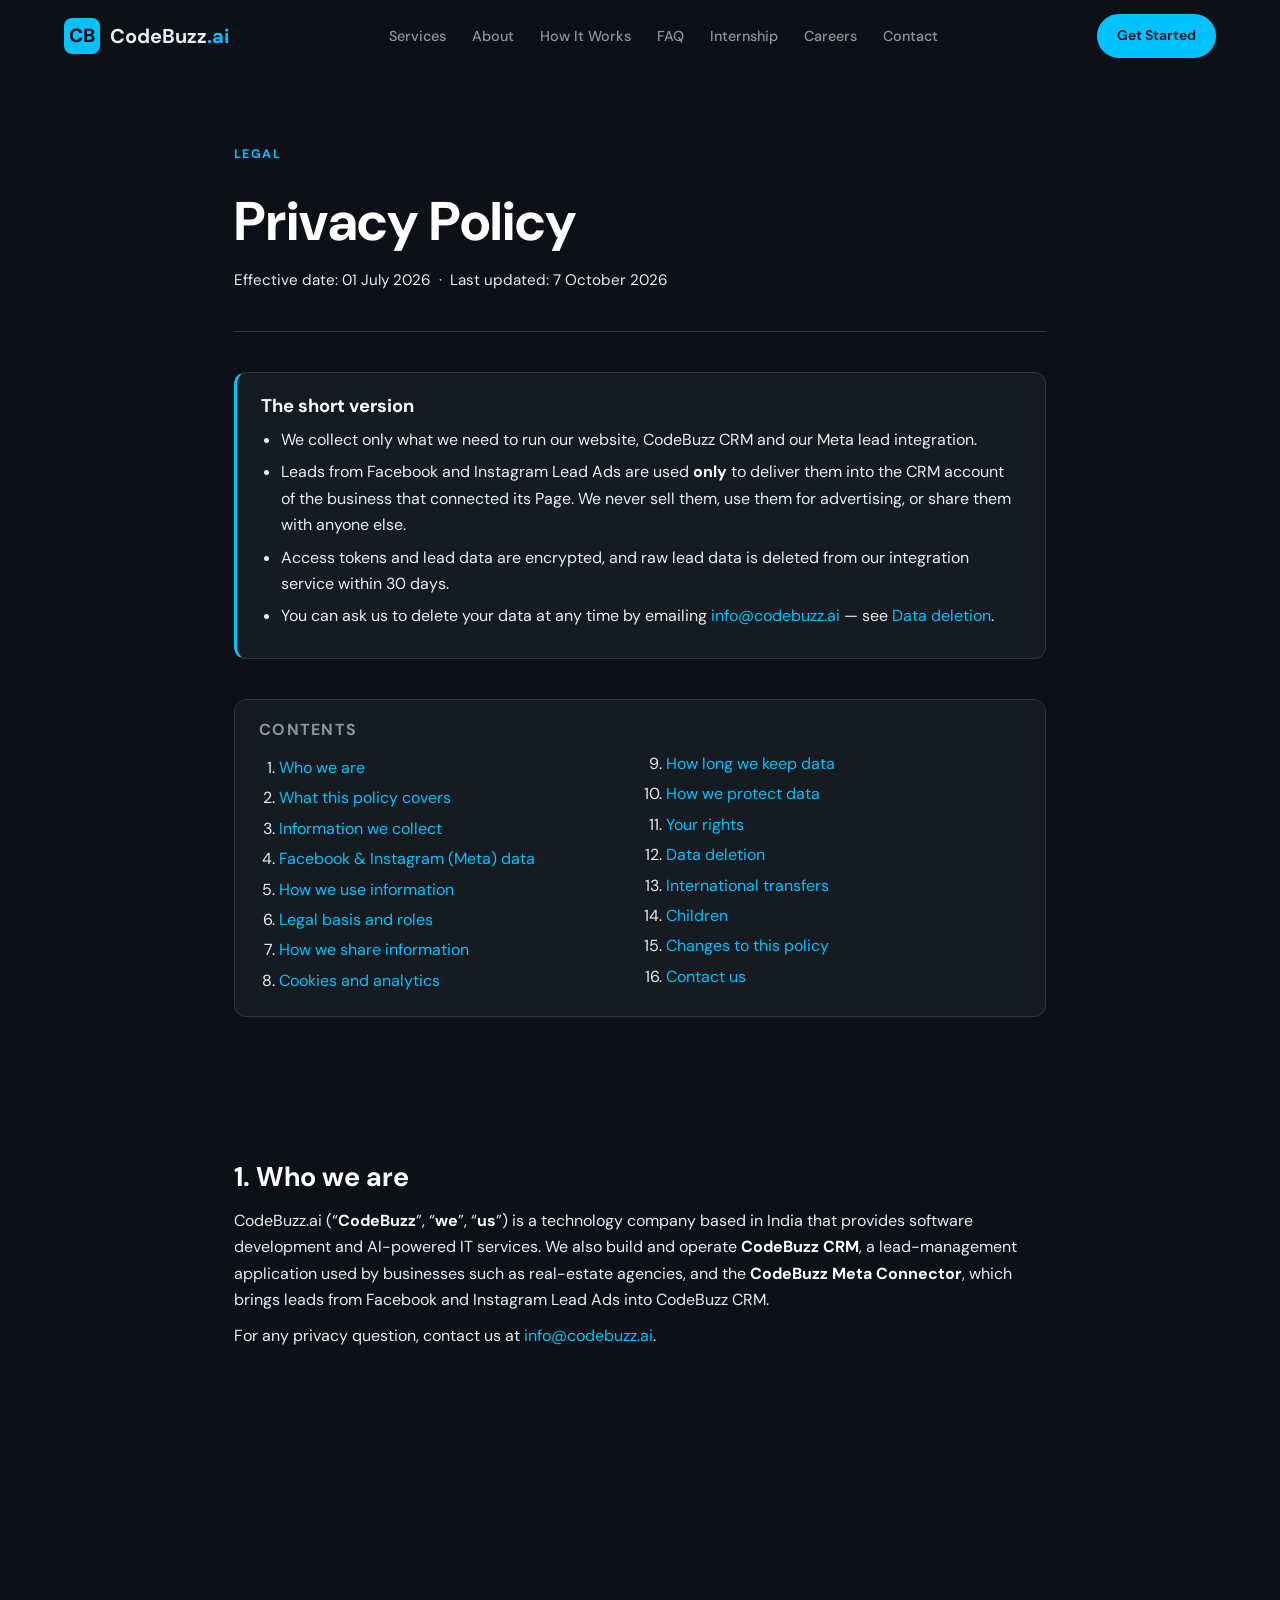
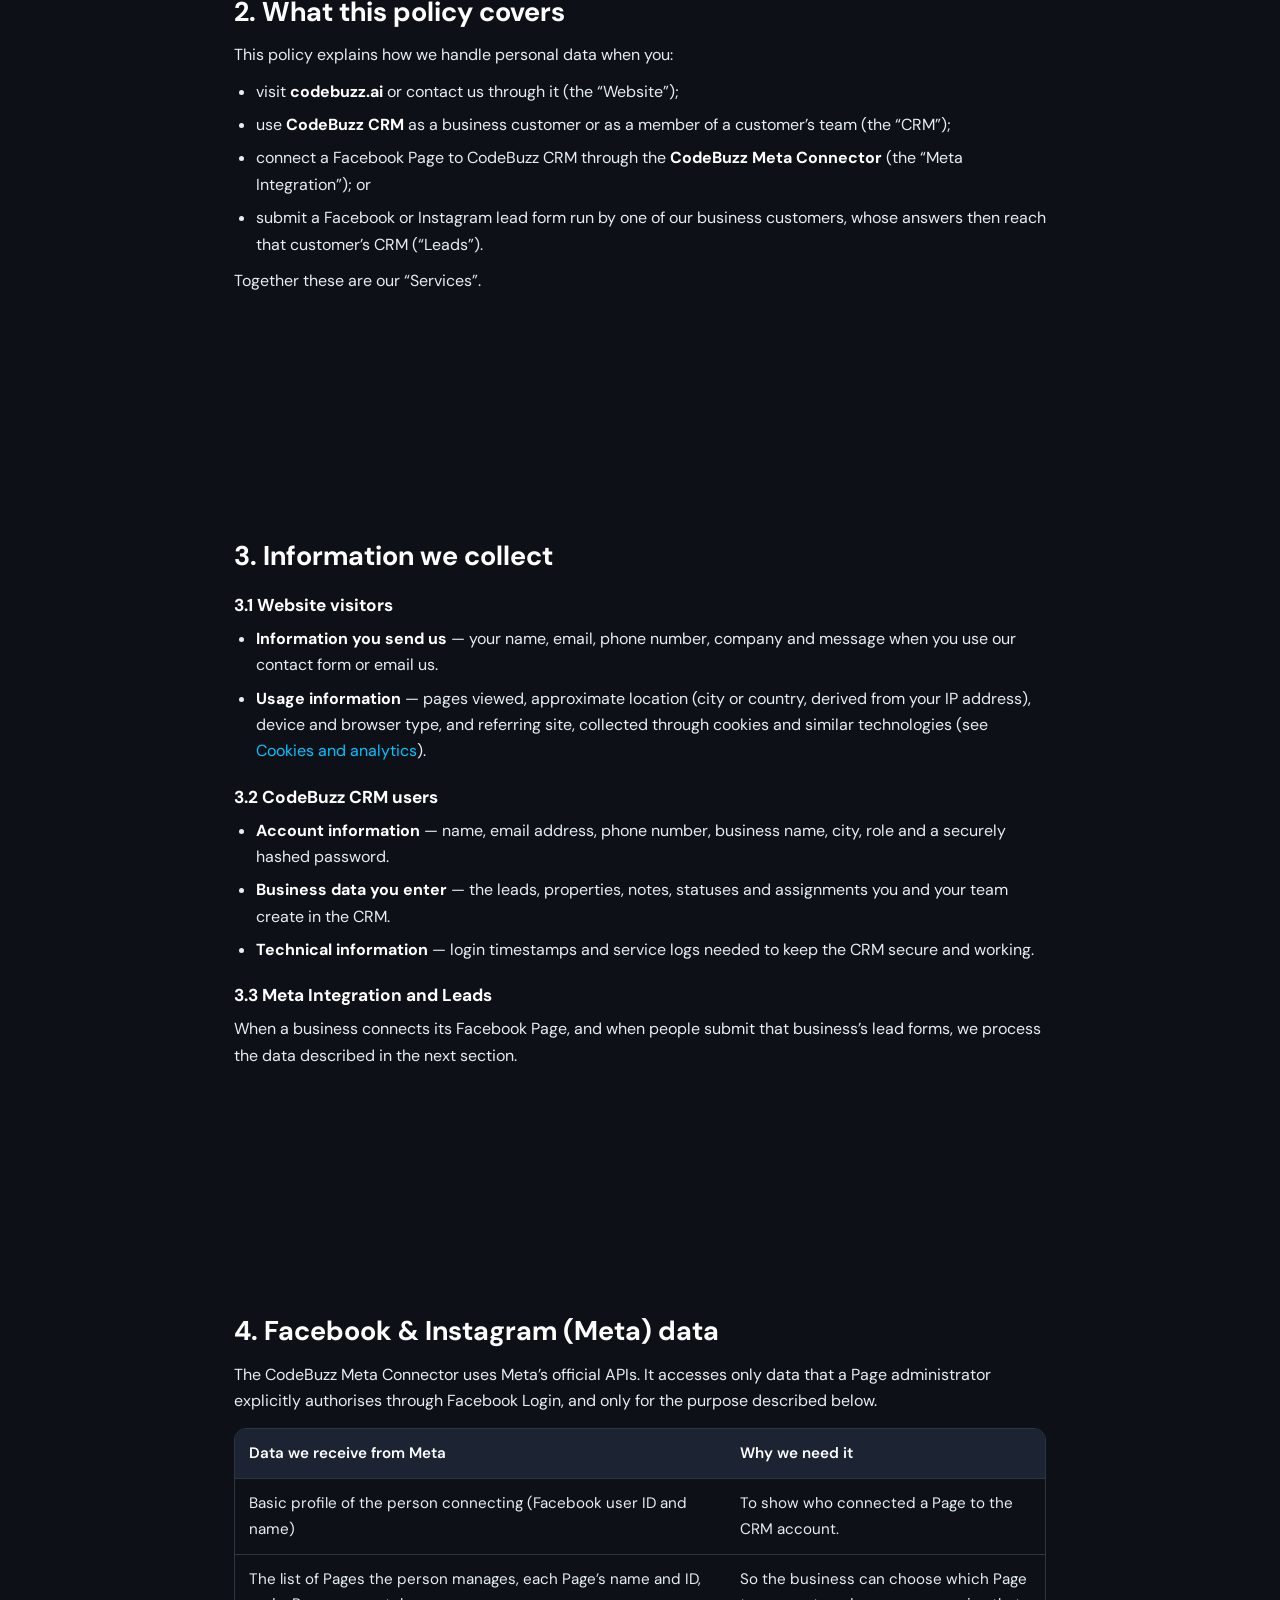
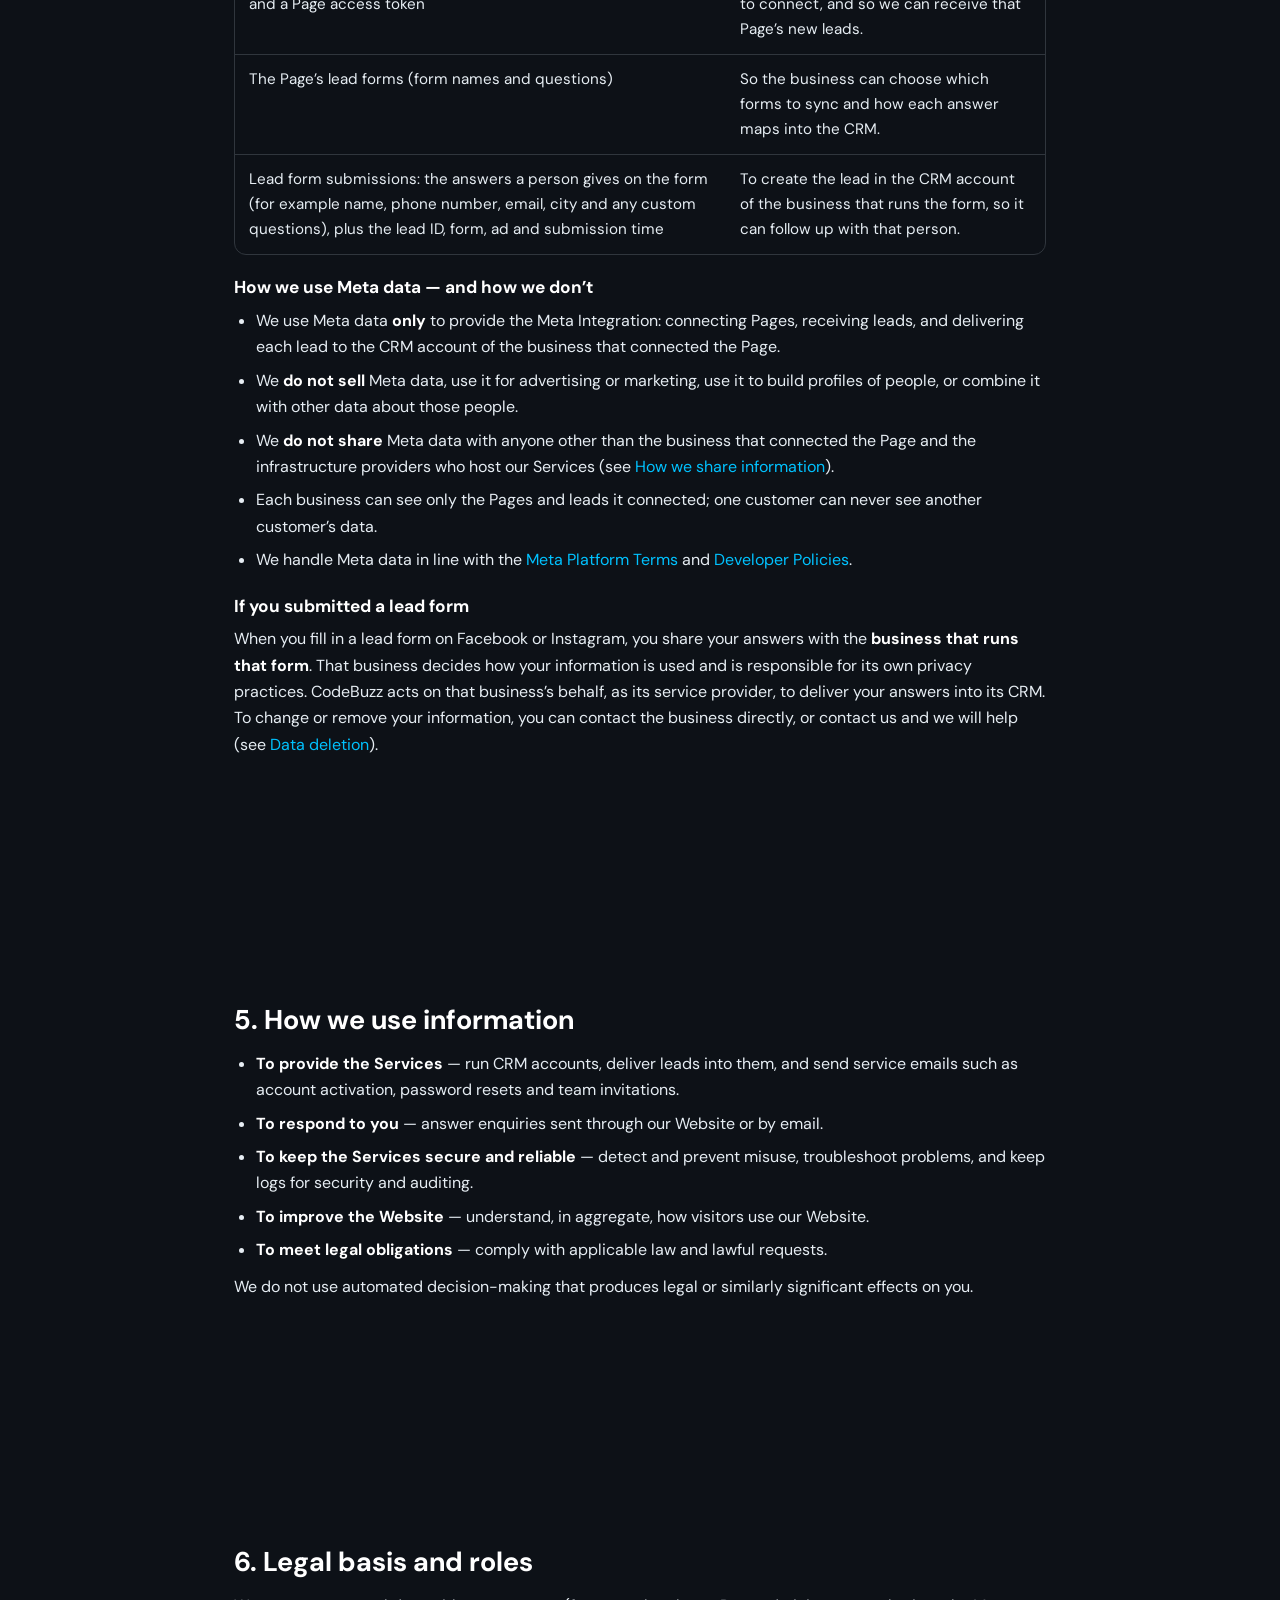
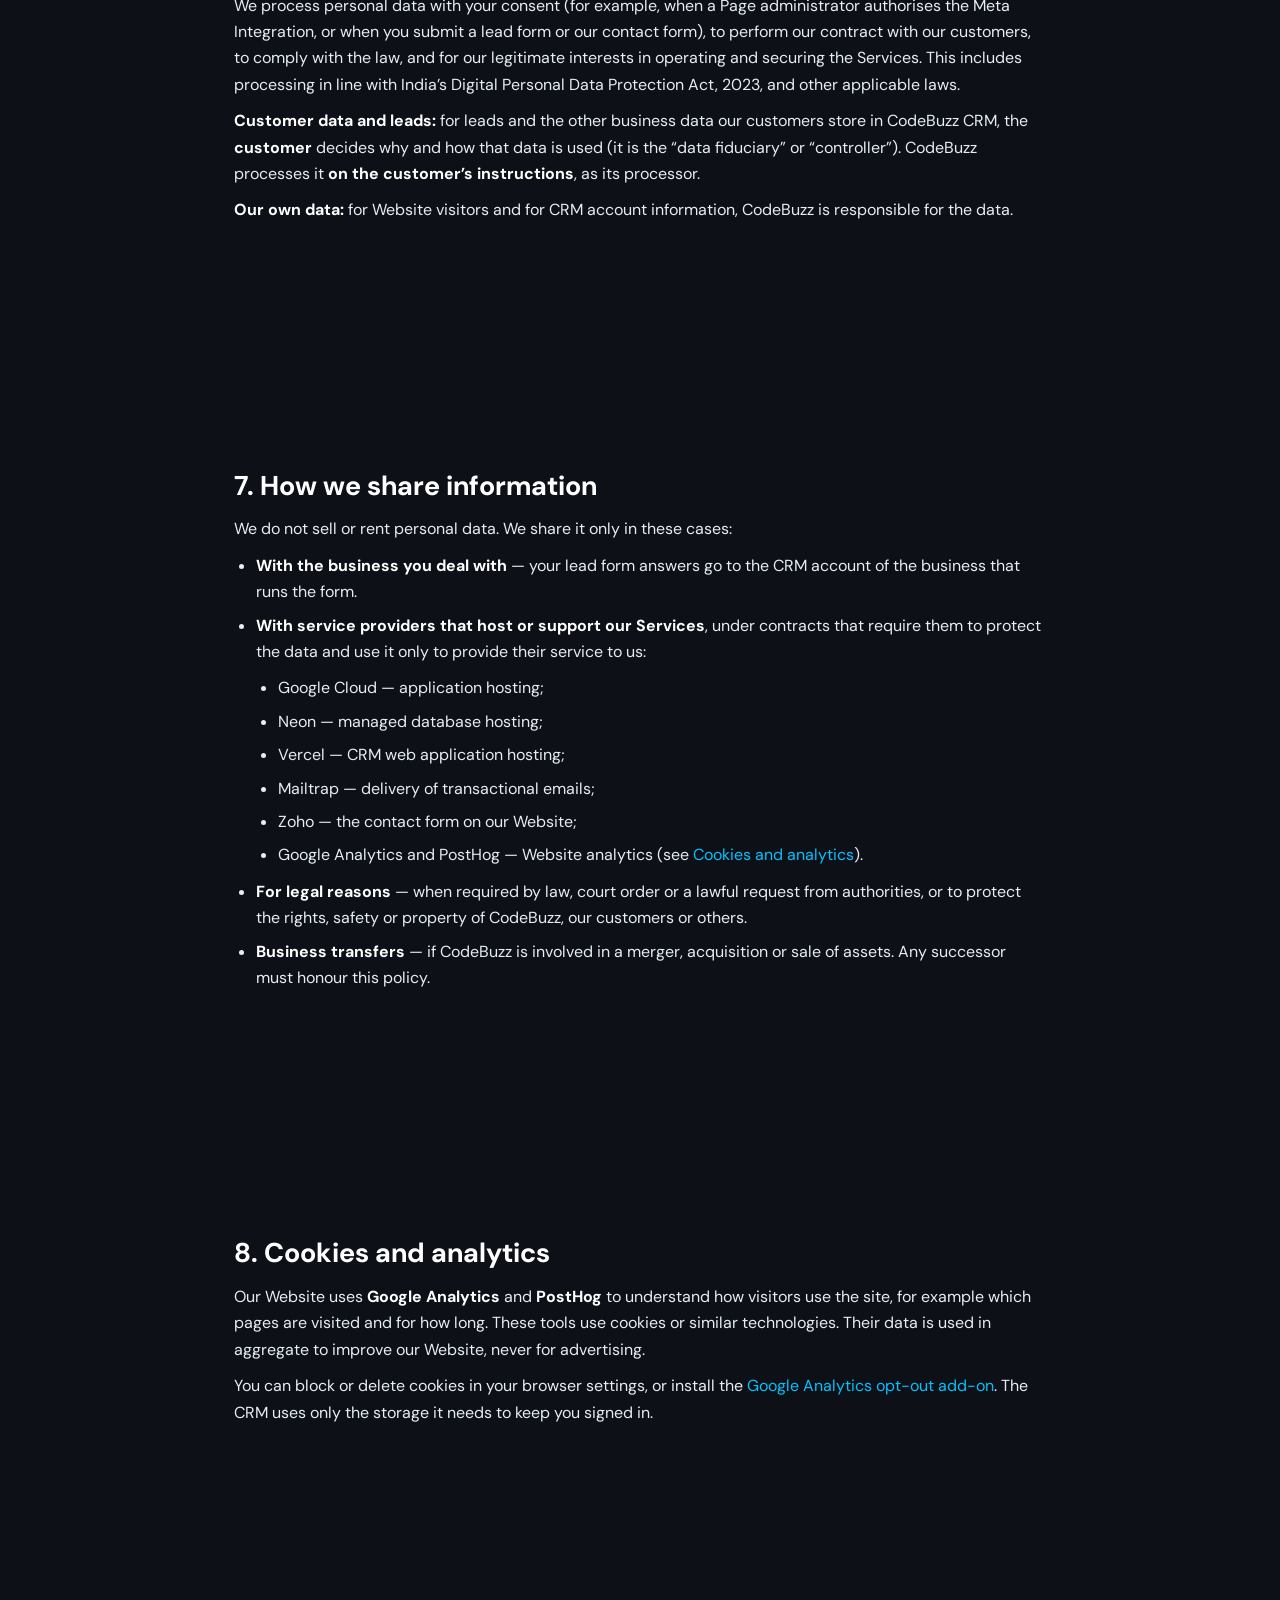
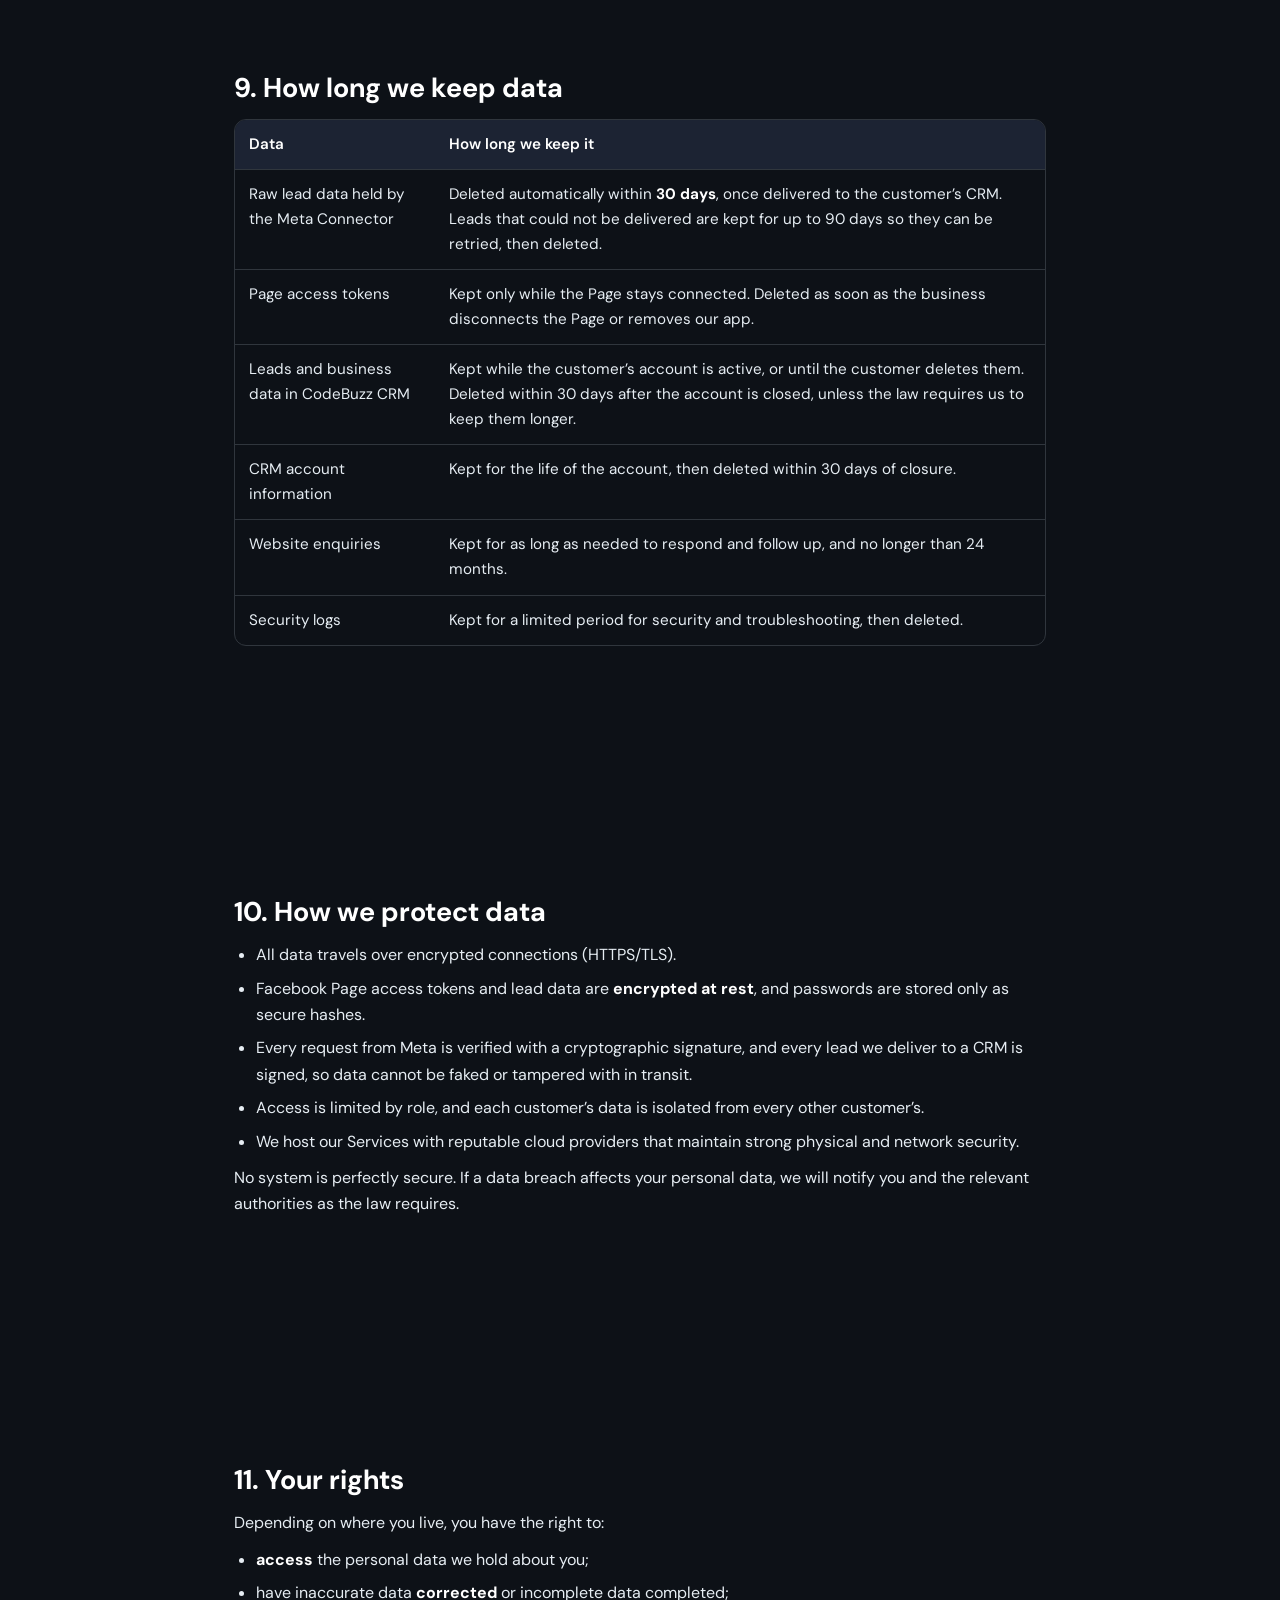
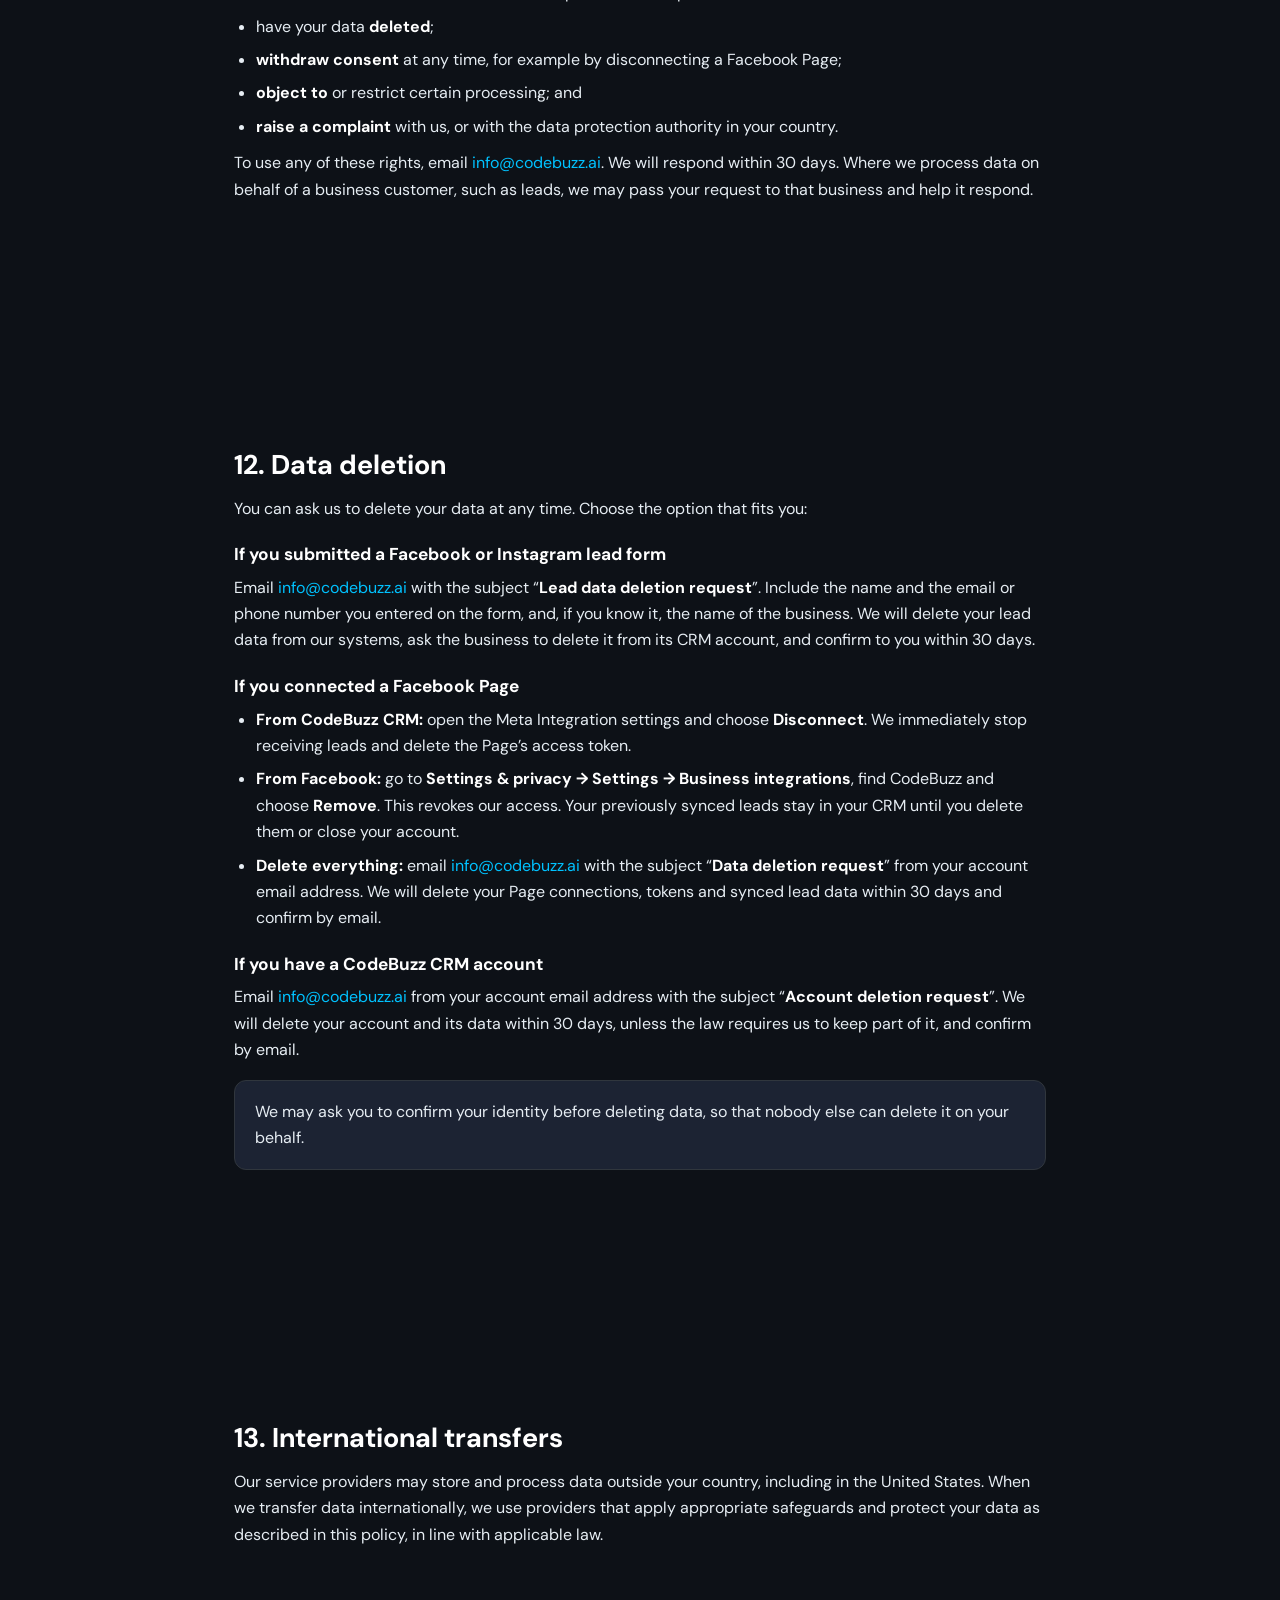
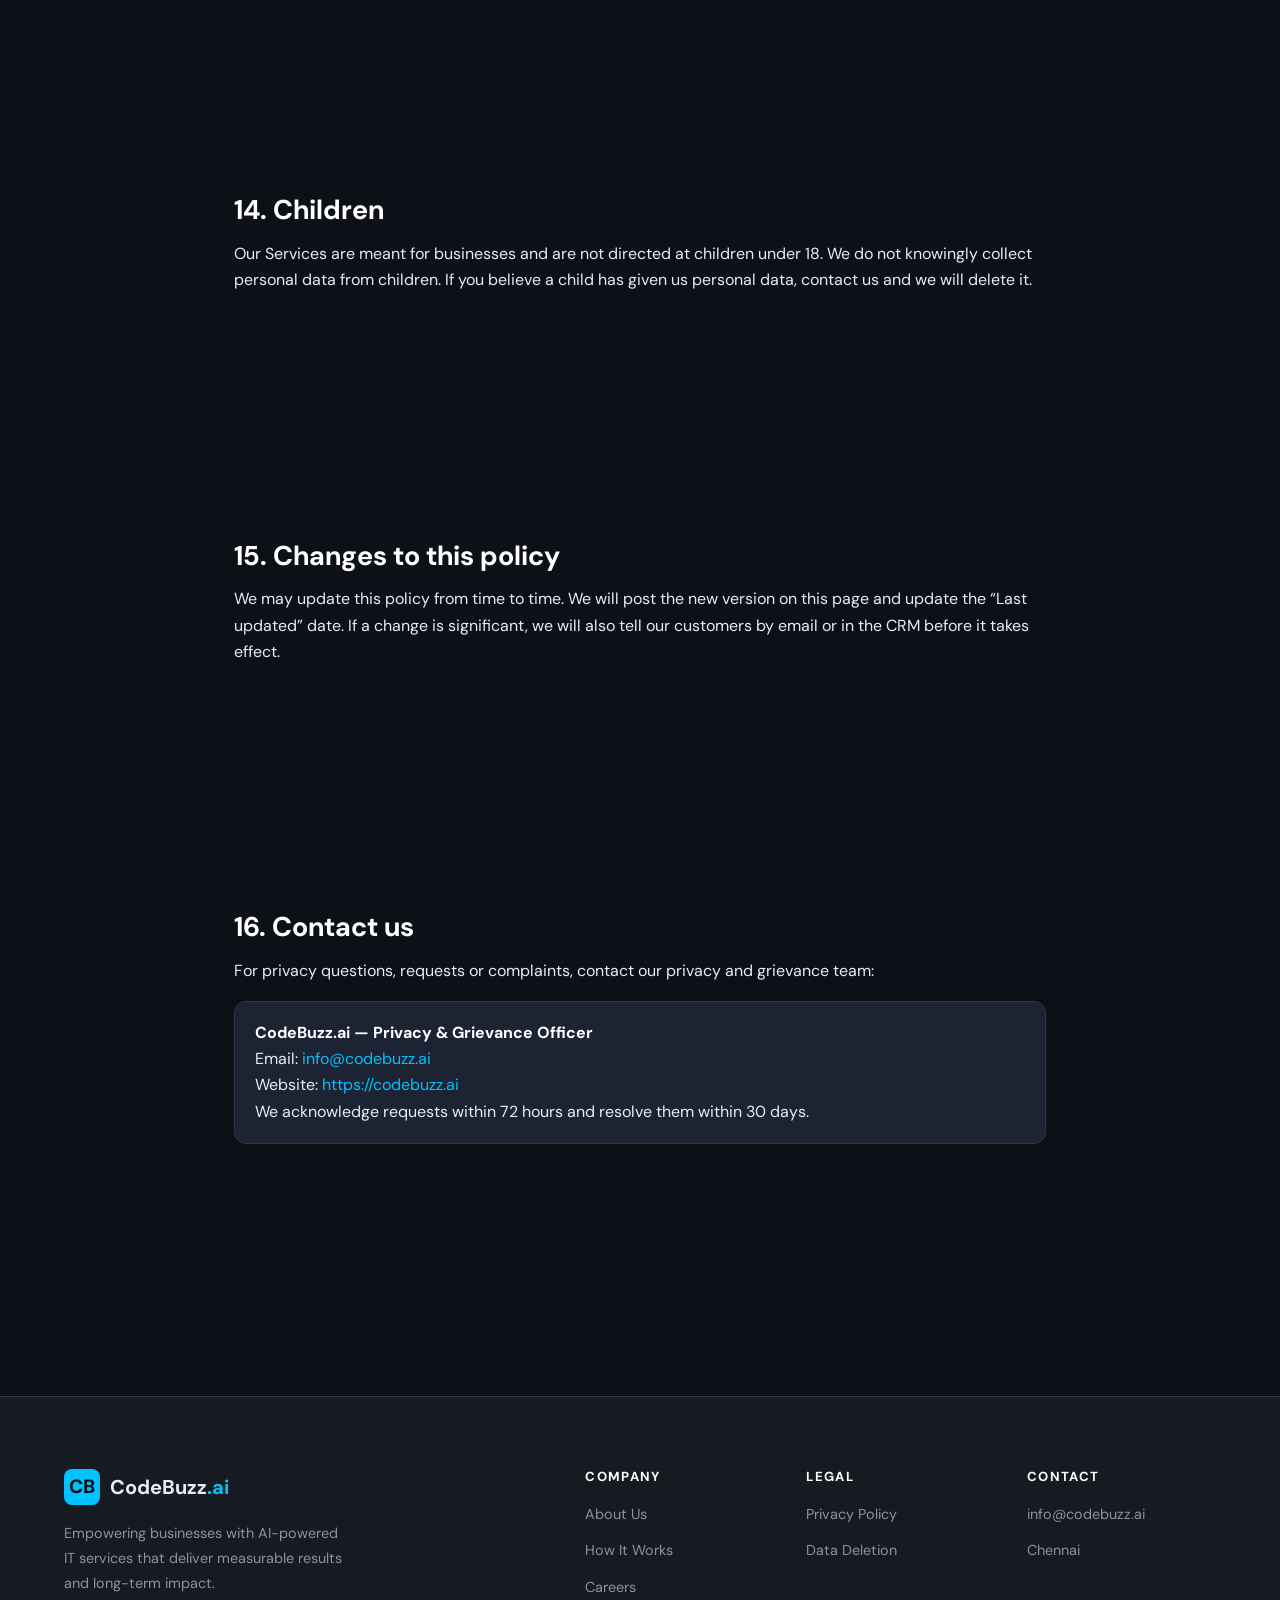
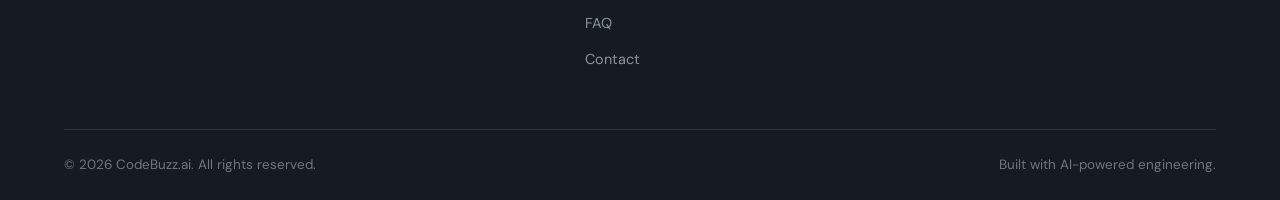
<file: privacy.html>
<!DOCTYPE html>
<html lang="en">
<head>
  <meta charset="UTF-8" />
  <meta name="viewport" content="width=device-width, initial-scale=1.0" />
  <title>Privacy Policy — CodeBuzz.ai</title>
  <meta name="description" content="How CodeBuzz.ai collects, uses, shares, protects and deletes personal data across our website, CodeBuzz CRM and the CodeBuzz Meta lead integration." />
  <meta name="robots" content="index, follow" />
  <link rel="canonical" href="https://codebuzz.ai/privacy" />
  <link rel="preconnect" href="https://fonts.googleapis.com" />
  <link rel="preconnect" href="https://fonts.gstatic.com" crossorigin />
  <link href="https://fonts.googleapis.com/css2?family=Syne:wght@400;600;700;800&family=DM+Sans:wght@300;400;500;600&display=swap" rel="stylesheet" />
  <link rel="icon" type="image/png" href="assets/images/favicon.png" />
  <link rel="stylesheet" href="assets/css/style.css">
  <style>
    .policy { padding: 140px 0 96px; }
    .policy .container { max-width: 860px; }
    .policy-head { margin-bottom: 40px; padding-bottom: 28px; border-bottom: 1px solid var(--border); }
    .policy-head h1 { font-size: clamp(2.2rem, 4.5vw, 3.4rem); margin: 12px 0 14px; color: var(--white); }
    .policy-meta { color: var(--muted); font-size: 0.95rem; }
    .policy-summary { background: var(--surface); border: 1px solid var(--border); border-left: 3px solid var(--brand);
      border-radius: var(--r); padding: 22px 24px; margin-bottom: 40px; }
    .policy-summary h2 { font-size: 1.15rem; margin-bottom: 10px; color: var(--white); }
    .policy-summary ul { list-style: disc; padding-left: 20px; }
    .policy-summary li { color: var(--text); margin: 6px 0; }
    .policy-toc { background: var(--surface); border: 1px solid var(--border); border-radius: var(--r); padding: 20px 24px; margin-bottom: 48px; }
    .policy-toc h2 { font-size: 1rem; text-transform: uppercase; letter-spacing: .08em; color: var(--muted); margin-bottom: 12px; }
    .policy-toc ol { padding-left: 20px; columns: 2; column-gap: 32px; }
    .policy-toc li { margin: 4px 0; break-inside: avoid; }
    .policy-toc a { color: var(--brand); }
    .policy-toc a:hover { text-decoration: underline; }
    .policy section { margin-bottom: 44px; scroll-margin-top: 96px; }
    .policy section h2 { font-size: clamp(1.35rem, 2.4vw, 1.7rem); color: var(--white); margin-bottom: 14px; }
    .policy section h3 { font-size: 1.08rem; color: var(--white); margin: 22px 0 8px; }
    .policy p { color: var(--text); margin: 10px 0; }
    .policy ul.list { list-style: disc; padding-left: 22px; margin: 10px 0; }
    .policy ul.list li { margin: 7px 0; color: var(--text); }
    .policy a.inline { color: var(--brand); }
    .policy a.inline:hover { text-decoration: underline; }
    .policy strong { color: var(--white); }
    .table-wrap { overflow-x: auto; margin: 14px 0; border: 1px solid var(--border); border-radius: var(--r); }
    .policy table { width: 100%; border-collapse: collapse; font-size: .95rem; }
    .policy th, .policy td { text-align: left; padding: 12px 14px; border-bottom: 1px solid var(--border); vertical-align: top; }
    .policy th { background: var(--elevated); color: var(--white); font-weight: 600; }
    .policy tr:last-child td { border-bottom: none; }
    .callout { background: var(--elevated); border: 1px solid var(--border); border-radius: var(--r); padding: 18px 20px; margin: 16px 0; }
    @media (max-width: 640px) { .policy { padding: 110px 0 64px; } .policy-toc ol { columns: 1; } }
  </style>
  <!-- Analytics: PostHog + Meta Pixel + Google Analytics 4 (assets/js/analytics.js) -->
  <script src="/assets/js/analytics.js"></script>
  <noscript><img height="1" width="1" style="display:none" alt="" src="https://www.facebook.com/tr?id=1393333359453502&ev=PageView&noscript=1"/></noscript>
</head>
<body>

  <!-- ===== NAVBAR ===== -->
  <nav class="navbar scrolled" id="navbar">
    <div class="nav-inner">
      <a href="/" class="nav-logo">
        <div class="logo-badge">CB</div>
        <span>CodeBuzz<span class="accent">.ai</span></span>
      </a>
      <ul class="nav-links" id="navLinks">
        <li><a href="/#services">Services</a></li>
        <li><a href="/#about">About</a></li>
        <li><a href="/#how-it-works">How It Works</a></li>
        <li><a href="/#faq">FAQ</a></li>
        <li><a href="/internship/">Internship</a></li>
        <li><a href="/careers/">Careers</a></li>
        <li><a href="/#contact">Contact</a></li>
      </ul>
      <div class="nav-right">
        <a href="/#contact" class="btn btn-sm btn-primary nav-cta">Get Started</a>
        <button class="hamburger" id="hamburger" aria-label="Toggle navigation">
          <span></span><span></span><span></span>
        </button>
      </div>
    </div>
    <div class="mobile-nav" id="mobileNav">
      <ul>
        <li><a href="/#services">Services</a></li>
        <li><a href="/#about">About</a></li>
        <li><a href="/#how-it-works">How It Works</a></li>
        <li><a href="/#faq">FAQ</a></li>
        <li><a href="/internship/">Internship</a></li>
        <li><a href="/careers/">Careers</a></li>
        <li><a href="/#contact">Contact</a></li>
      </ul>
      <a href="/#contact" class="btn btn-primary btn-full">Get Started &rarr;</a>
    </div>
  </nav>

  <main class="policy">
    <div class="container">

      <header class="policy-head">
        <span class="section-tag">Legal</span>
        <h1>Privacy Policy</h1>
        <p class="policy-meta">Effective date: 01 July 2026 &nbsp;·&nbsp; Last updated: 7 October 2026</p>
      </header>

      <div class="policy-summary">
        <h2>The short version</h2>
        <ul>
          <li>We collect only what we need to run our website, CodeBuzz CRM and our Meta lead integration.</li>
          <li>Leads from Facebook and Instagram Lead Ads are used <strong>only</strong> to deliver them into the CRM account of the business that connected its Page. We never sell them, use them for advertising, or share them with anyone else.</li>
          <li>Access tokens and lead data are encrypted, and raw lead data is deleted from our integration service within 30 days.</li>
          <li>You can ask us to delete your data at any time by emailing <a class="inline" href="mailto:info@codebuzz.ai">info@codebuzz.ai</a> — see <a class="inline" href="#data-deletion">Data deletion</a>.</li>
        </ul>
      </div>

      <nav class="policy-toc" aria-label="Contents">
        <h2>Contents</h2>
        <ol>
          <li><a href="#who-we-are">Who we are</a></li>
          <li><a href="#scope">What this policy covers</a></li>
          <li><a href="#data-we-collect">Information we collect</a></li>
          <li><a href="#meta-data">Facebook &amp; Instagram (Meta) data</a></li>
          <li><a href="#how-we-use">How we use information</a></li>
          <li><a href="#legal-basis">Legal basis and roles</a></li>
          <li><a href="#sharing">How we share information</a></li>
          <li><a href="#cookies">Cookies and analytics</a></li>
          <li><a href="#retention">How long we keep data</a></li>
          <li><a href="#security">How we protect data</a></li>
          <li><a href="#your-rights">Your rights</a></li>
          <li><a href="#data-deletion">Data deletion</a></li>
          <li><a href="#transfers">International transfers</a></li>
          <li><a href="#children">Children</a></li>
          <li><a href="#changes">Changes to this policy</a></li>
          <li><a href="#contact-us">Contact us</a></li>
        </ol>
      </nav>

      <section id="who-we-are">
        <h2>1. Who we are</h2>
        <p>CodeBuzz.ai (&ldquo;<strong>CodeBuzz</strong>&rdquo;, &ldquo;<strong>we</strong>&rdquo;, &ldquo;<strong>us</strong>&rdquo;) is a technology company based in India that provides software development and AI-powered IT services. We also build and operate <strong>CodeBuzz CRM</strong>, a lead-management application used by businesses such as real-estate agencies, and the <strong>CodeBuzz Meta Connector</strong>, which brings leads from Facebook and Instagram Lead Ads into CodeBuzz CRM.</p>
        <p>For any privacy question, contact us at <a class="inline" href="mailto:info@codebuzz.ai">info@codebuzz.ai</a>.</p>
      </section>

      <section id="scope">
        <h2>2. What this policy covers</h2>
        <p>This policy explains how we handle personal data when you:</p>
        <ul class="list">
          <li>visit <strong>codebuzz.ai</strong> or contact us through it (the &ldquo;Website&rdquo;);</li>
          <li>use <strong>CodeBuzz CRM</strong> as a business customer or as a member of a customer&rsquo;s team (the &ldquo;CRM&rdquo;);</li>
          <li>connect a Facebook Page to CodeBuzz CRM through the <strong>CodeBuzz Meta Connector</strong> (the &ldquo;Meta Integration&rdquo;); or</li>
          <li>submit a Facebook or Instagram lead form run by one of our business customers, whose answers then reach that customer&rsquo;s CRM (&ldquo;Leads&rdquo;).</li>
        </ul>
        <p>Together these are our &ldquo;Services&rdquo;.</p>
      </section>

      <section id="data-we-collect">
        <h2>3. Information we collect</h2>

        <h3>3.1 Website visitors</h3>
        <ul class="list">
          <li><strong>Information you send us</strong> — your name, email, phone number, company and message when you use our contact form or email us.</li>
          <li><strong>Usage information</strong> — pages viewed, approximate location (city or country, derived from your IP address), device and browser type, and referring site, collected through cookies and similar technologies (see <a class="inline" href="#cookies">Cookies and analytics</a>).</li>
        </ul>

        <h3>3.2 CodeBuzz CRM users</h3>
        <ul class="list">
          <li><strong>Account information</strong> — name, email address, phone number, business name, city, role and a securely hashed password.</li>
          <li><strong>Business data you enter</strong> — the leads, properties, notes, statuses and assignments you and your team create in the CRM.</li>
          <li><strong>Technical information</strong> — login timestamps and service logs needed to keep the CRM secure and working.</li>
        </ul>

        <h3>3.3 Meta Integration and Leads</h3>
        <p>When a business connects its Facebook Page, and when people submit that business&rsquo;s lead forms, we process the data described in the next section.</p>
      </section>

      <section id="meta-data">
        <h2>4. Facebook &amp; Instagram (Meta) data</h2>
        <p>The CodeBuzz Meta Connector uses Meta&rsquo;s official APIs. It accesses only data that a Page administrator explicitly authorises through Facebook Login, and only for the purpose described below.</p>

        <div class="table-wrap">
          <table>
            <thead>
              <tr><th>Data we receive from Meta</th><th>Why we need it</th></tr>
            </thead>
            <tbody>
              <tr>
                <td>Basic profile of the person connecting (Facebook user ID and name)</td>
                <td>To show who connected a Page to the CRM account.</td>
              </tr>
              <tr>
                <td>The list of Pages the person manages, each Page&rsquo;s name and ID, and a Page access token</td>
                <td>So the business can choose which Page to connect, and so we can receive that Page&rsquo;s new leads.</td>
              </tr>
              <tr>
                <td>The Page&rsquo;s lead forms (form names and questions)</td>
                <td>So the business can choose which forms to sync and how each answer maps into the CRM.</td>
              </tr>
              <tr>
                <td>Lead form submissions: the answers a person gives on the form (for example name, phone number, email, city and any custom questions), plus the lead ID, form, ad and submission time</td>
                <td>To create the lead in the CRM account of the business that runs the form, so it can follow up with that person.</td>
              </tr>
            </tbody>
          </table>
        </div>

        <h3>How we use Meta data — and how we don&rsquo;t</h3>
        <ul class="list">
          <li>We use Meta data <strong>only</strong> to provide the Meta Integration: connecting Pages, receiving leads, and delivering each lead to the CRM account of the business that connected the Page.</li>
          <li>We <strong>do not sell</strong> Meta data, use it for advertising or marketing, use it to build profiles of people, or combine it with other data about those people.</li>
          <li>We <strong>do not share</strong> Meta data with anyone other than the business that connected the Page and the infrastructure providers who host our Services (see <a class="inline" href="#sharing">How we share information</a>).</li>
          <li>Each business can see only the Pages and leads it connected; one customer can never see another customer&rsquo;s data.</li>
          <li>We handle Meta data in line with the <a class="inline" href="https://developers.facebook.com/terms/" target="_blank" rel="noopener">Meta Platform Terms</a> and <a class="inline" href="https://developers.facebook.com/devpolicy/" target="_blank" rel="noopener">Developer Policies</a>.</li>
        </ul>

        <h3>If you submitted a lead form</h3>
        <p>When you fill in a lead form on Facebook or Instagram, you share your answers with the <strong>business that runs that form</strong>. That business decides how your information is used and is responsible for its own privacy practices. CodeBuzz acts on that business&rsquo;s behalf, as its service provider, to deliver your answers into its CRM. To change or remove your information, you can contact the business directly, or contact us and we will help (see <a class="inline" href="#data-deletion">Data deletion</a>).</p>
      </section>

      <section id="how-we-use">
        <h2>5. How we use information</h2>
        <ul class="list">
          <li><strong>To provide the Services</strong> — run CRM accounts, deliver leads into them, and send service emails such as account activation, password resets and team invitations.</li>
          <li><strong>To respond to you</strong> — answer enquiries sent through our Website or by email.</li>
          <li><strong>To keep the Services secure and reliable</strong> — detect and prevent misuse, troubleshoot problems, and keep logs for security and auditing.</li>
          <li><strong>To improve the Website</strong> — understand, in aggregate, how visitors use our Website.</li>
          <li><strong>To meet legal obligations</strong> — comply with applicable law and lawful requests.</li>
        </ul>
        <p>We do not use automated decision-making that produces legal or similarly significant effects on you.</p>
      </section>

      <section id="legal-basis">
        <h2>6. Legal basis and roles</h2>
        <p>We process personal data with your consent (for example, when a Page administrator authorises the Meta Integration, or when you submit a lead form or our contact form), to perform our contract with our customers, to comply with the law, and for our legitimate interests in operating and securing the Services. This includes processing in line with India&rsquo;s Digital Personal Data Protection Act, 2023, and other applicable laws.</p>
        <p><strong>Customer data and leads:</strong> for leads and the other business data our customers store in CodeBuzz CRM, the <strong>customer</strong> decides why and how that data is used (it is the &ldquo;data fiduciary&rdquo; or &ldquo;controller&rdquo;). CodeBuzz processes it <strong>on the customer&rsquo;s instructions</strong>, as its processor.</p>
        <p><strong>Our own data:</strong> for Website visitors and for CRM account information, CodeBuzz is responsible for the data.</p>
      </section>

      <section id="sharing">
        <h2>7. How we share information</h2>
        <p>We do not sell or rent personal data. We share it only in these cases:</p>
        <ul class="list">
          <li><strong>With the business you deal with</strong> — your lead form answers go to the CRM account of the business that runs the form.</li>
          <li><strong>With service providers that host or support our Services</strong>, under contracts that require them to protect the data and use it only to provide their service to us:
            <ul class="list">
              <li>Google Cloud — application hosting;</li>
              <li>Neon — managed database hosting;</li>
              <li>Vercel — CRM web application hosting;</li>
              <li>Mailtrap — delivery of transactional emails;</li>
              <li>Zoho — the contact form on our Website;</li>
              <li>Google Analytics and PostHog — Website analytics (see <a class="inline" href="#cookies">Cookies and analytics</a>).</li>
            </ul>
          </li>
          <li><strong>For legal reasons</strong> — when required by law, court order or a lawful request from authorities, or to protect the rights, safety or property of CodeBuzz, our customers or others.</li>
          <li><strong>Business transfers</strong> — if CodeBuzz is involved in a merger, acquisition or sale of assets. Any successor must honour this policy.</li>
        </ul>
      </section>

      <section id="cookies">
        <h2>8. Cookies and analytics</h2>
        <p>Our Website uses <strong>Google Analytics</strong> and <strong>PostHog</strong> to understand how visitors use the site, for example which pages are visited and for how long. These tools use cookies or similar technologies. Their data is used in aggregate to improve our Website, never for advertising.</p>
        <p>You can block or delete cookies in your browser settings, or install the <a class="inline" href="https://tools.google.com/dlpage/gaoptout" target="_blank" rel="noopener">Google Analytics opt-out add-on</a>. The CRM uses only the storage it needs to keep you signed in.</p>
      </section>

      <section id="retention">
        <h2>9. How long we keep data</h2>
        <div class="table-wrap">
          <table>
            <thead><tr><th>Data</th><th>How long we keep it</th></tr></thead>
            <tbody>
              <tr><td>Raw lead data held by the Meta Connector</td><td>Deleted automatically within <strong>30 days</strong>, once delivered to the customer&rsquo;s CRM. Leads that could not be delivered are kept for up to 90 days so they can be retried, then deleted.</td></tr>
              <tr><td>Page access tokens</td><td>Kept only while the Page stays connected. Deleted as soon as the business disconnects the Page or removes our app.</td></tr>
              <tr><td>Leads and business data in CodeBuzz CRM</td><td>Kept while the customer&rsquo;s account is active, or until the customer deletes them. Deleted within 30 days after the account is closed, unless the law requires us to keep them longer.</td></tr>
              <tr><td>CRM account information</td><td>Kept for the life of the account, then deleted within 30 days of closure.</td></tr>
              <tr><td>Website enquiries</td><td>Kept for as long as needed to respond and follow up, and no longer than 24 months.</td></tr>
              <tr><td>Security logs</td><td>Kept for a limited period for security and troubleshooting, then deleted.</td></tr>
            </tbody>
          </table>
        </div>
      </section>

      <section id="security">
        <h2>10. How we protect data</h2>
        <ul class="list">
          <li>All data travels over encrypted connections (HTTPS/TLS).</li>
          <li>Facebook Page access tokens and lead data are <strong>encrypted at rest</strong>, and passwords are stored only as secure hashes.</li>
          <li>Every request from Meta is verified with a cryptographic signature, and every lead we deliver to a CRM is signed, so data cannot be faked or tampered with in transit.</li>
          <li>Access is limited by role, and each customer&rsquo;s data is isolated from every other customer&rsquo;s.</li>
          <li>We host our Services with reputable cloud providers that maintain strong physical and network security.</li>
        </ul>
        <p>No system is perfectly secure. If a data breach affects your personal data, we will notify you and the relevant authorities as the law requires.</p>
      </section>

      <section id="your-rights">
        <h2>11. Your rights</h2>
        <p>Depending on where you live, you have the right to:</p>
        <ul class="list">
          <li><strong>access</strong> the personal data we hold about you;</li>
          <li>have inaccurate data <strong>corrected</strong> or incomplete data completed;</li>
          <li>have your data <strong>deleted</strong>;</li>
          <li><strong>withdraw consent</strong> at any time, for example by disconnecting a Facebook Page;</li>
          <li><strong>object to</strong> or restrict certain processing; and</li>
          <li><strong>raise a complaint</strong> with us, or with the data protection authority in your country.</li>
        </ul>
        <p>To use any of these rights, email <a class="inline" href="mailto:info@codebuzz.ai">info@codebuzz.ai</a>. We will respond within 30 days. Where we process data on behalf of a business customer, such as leads, we may pass your request to that business and help it respond.</p>
      </section>

      <section id="data-deletion">
        <h2>12. Data deletion</h2>
        <p>You can ask us to delete your data at any time. Choose the option that fits you:</p>

        <h3>If you submitted a Facebook or Instagram lead form</h3>
        <p>Email <a class="inline" href="mailto:info@codebuzz.ai?subject=Lead%20data%20deletion%20request">info@codebuzz.ai</a> with the subject &ldquo;<strong>Lead data deletion request</strong>&rdquo;. Include the name and the email or phone number you entered on the form, and, if you know it, the name of the business. We will delete your lead data from our systems, ask the business to delete it from its CRM account, and confirm to you within 30 days.</p>

        <h3>If you connected a Facebook Page</h3>
        <ul class="list">
          <li><strong>From CodeBuzz CRM:</strong> open the Meta Integration settings and choose <strong>Disconnect</strong>. We immediately stop receiving leads and delete the Page&rsquo;s access token.</li>
          <li><strong>From Facebook:</strong> go to <strong>Settings &amp; privacy &rarr; Settings &rarr; Business integrations</strong>, find CodeBuzz and choose <strong>Remove</strong>. This revokes our access. Your previously synced leads stay in your CRM until you delete them or close your account.</li>
          <li><strong>Delete everything:</strong> email <a class="inline" href="mailto:info@codebuzz.ai?subject=Data%20deletion%20request">info@codebuzz.ai</a> with the subject &ldquo;<strong>Data deletion request</strong>&rdquo; from your account email address. We will delete your Page connections, tokens and synced lead data within 30 days and confirm by email.</li>
        </ul>

        <h3>If you have a CodeBuzz CRM account</h3>
        <p>Email <a class="inline" href="mailto:info@codebuzz.ai?subject=Account%20deletion%20request">info@codebuzz.ai</a> from your account email address with the subject &ldquo;<strong>Account deletion request</strong>&rdquo;. We will delete your account and its data within 30 days, unless the law requires us to keep part of it, and confirm by email.</p>

        <div class="callout">
          We may ask you to confirm your identity before deleting data, so that nobody else can delete it on your behalf.
        </div>
      </section>

      <section id="transfers">
        <h2>13. International transfers</h2>
        <p>Our service providers may store and process data outside your country, including in the United States. When we transfer data internationally, we use providers that apply appropriate safeguards and protect your data as described in this policy, in line with applicable law.</p>
      </section>

      <section id="children">
        <h2>14. Children</h2>
        <p>Our Services are meant for businesses and are not directed at children under 18. We do not knowingly collect personal data from children. If you believe a child has given us personal data, contact us and we will delete it.</p>
      </section>

      <section id="changes">
        <h2>15. Changes to this policy</h2>
        <p>We may update this policy from time to time. We will post the new version on this page and update the &ldquo;Last updated&rdquo; date. If a change is significant, we will also tell our customers by email or in the CRM before it takes effect.</p>
      </section>

      <section id="contact-us">
        <h2>16. Contact us</h2>
        <p>For privacy questions, requests or complaints, contact our privacy and grievance team:</p>
        <div class="callout">
          <strong>CodeBuzz.ai — Privacy &amp; Grievance Officer</strong><br />
          Email: <a class="inline" href="mailto:info@codebuzz.ai">info@codebuzz.ai</a><br />
          Website: <a class="inline" href="https://codebuzz.ai">https://codebuzz.ai</a><br />
          We acknowledge requests within 72 hours and resolve them within 30 days.
        </div>
      </section>

    </div>
  </main>

  <!-- ===== FOOTER ===== -->
  <footer class="footer">
    <div class="container">
      <div class="footer-top">
        <div class="footer-brand">
          <a href="/" class="nav-logo">
            <div class="logo-badge">CB</div>
            <span>CodeBuzz<span class="accent">.ai</span></span>
          </a>
          <p>Empowering businesses with AI-powered IT services that deliver measurable results and long-term impact.</p>
        </div>
        <div class="footer-links">
          <div class="footer-col">
            <h4>Company</h4>
            <ul>
              <li><a href="/#about">About Us</a></li>
              <li><a href="/#how-it-works">How It Works</a></li>
              <li><a href="/careers/">Careers</a></li>
              <li><a href="/#faq">FAQ</a></li>
              <li><a href="/#contact">Contact</a></li>
            </ul>
          </div>
          <div class="footer-col">
            <h4>Legal</h4>
            <ul>
              <li><a href="/privacy">Privacy Policy</a></li>
              <li><a href="/privacy#data-deletion">Data Deletion</a></li>
            </ul>
          </div>
          <div class="footer-col">
            <h4>Contact</h4>
            <ul>
              <li><a href="mailto:info@codebuzz.ai">info@codebuzz.ai</a></li>
              <li><span>Chennai</span></li>
            </ul>
          </div>
        </div>
      </div>
      <div class="footer-bottom">
        <p>&copy; <span id="year"></span> CodeBuzz.ai. All rights reserved.</p>
        <p>Built with AI-powered engineering.</p>
      </div>
    </div>
  </footer>
  <script>document.getElementById("year").textContent = new Date().getFullYear();</script>
  <script src="assets/js/script.js"></script>
  <script src="assets/js/site-protect.js"></script>
</body>
</html>
</file>
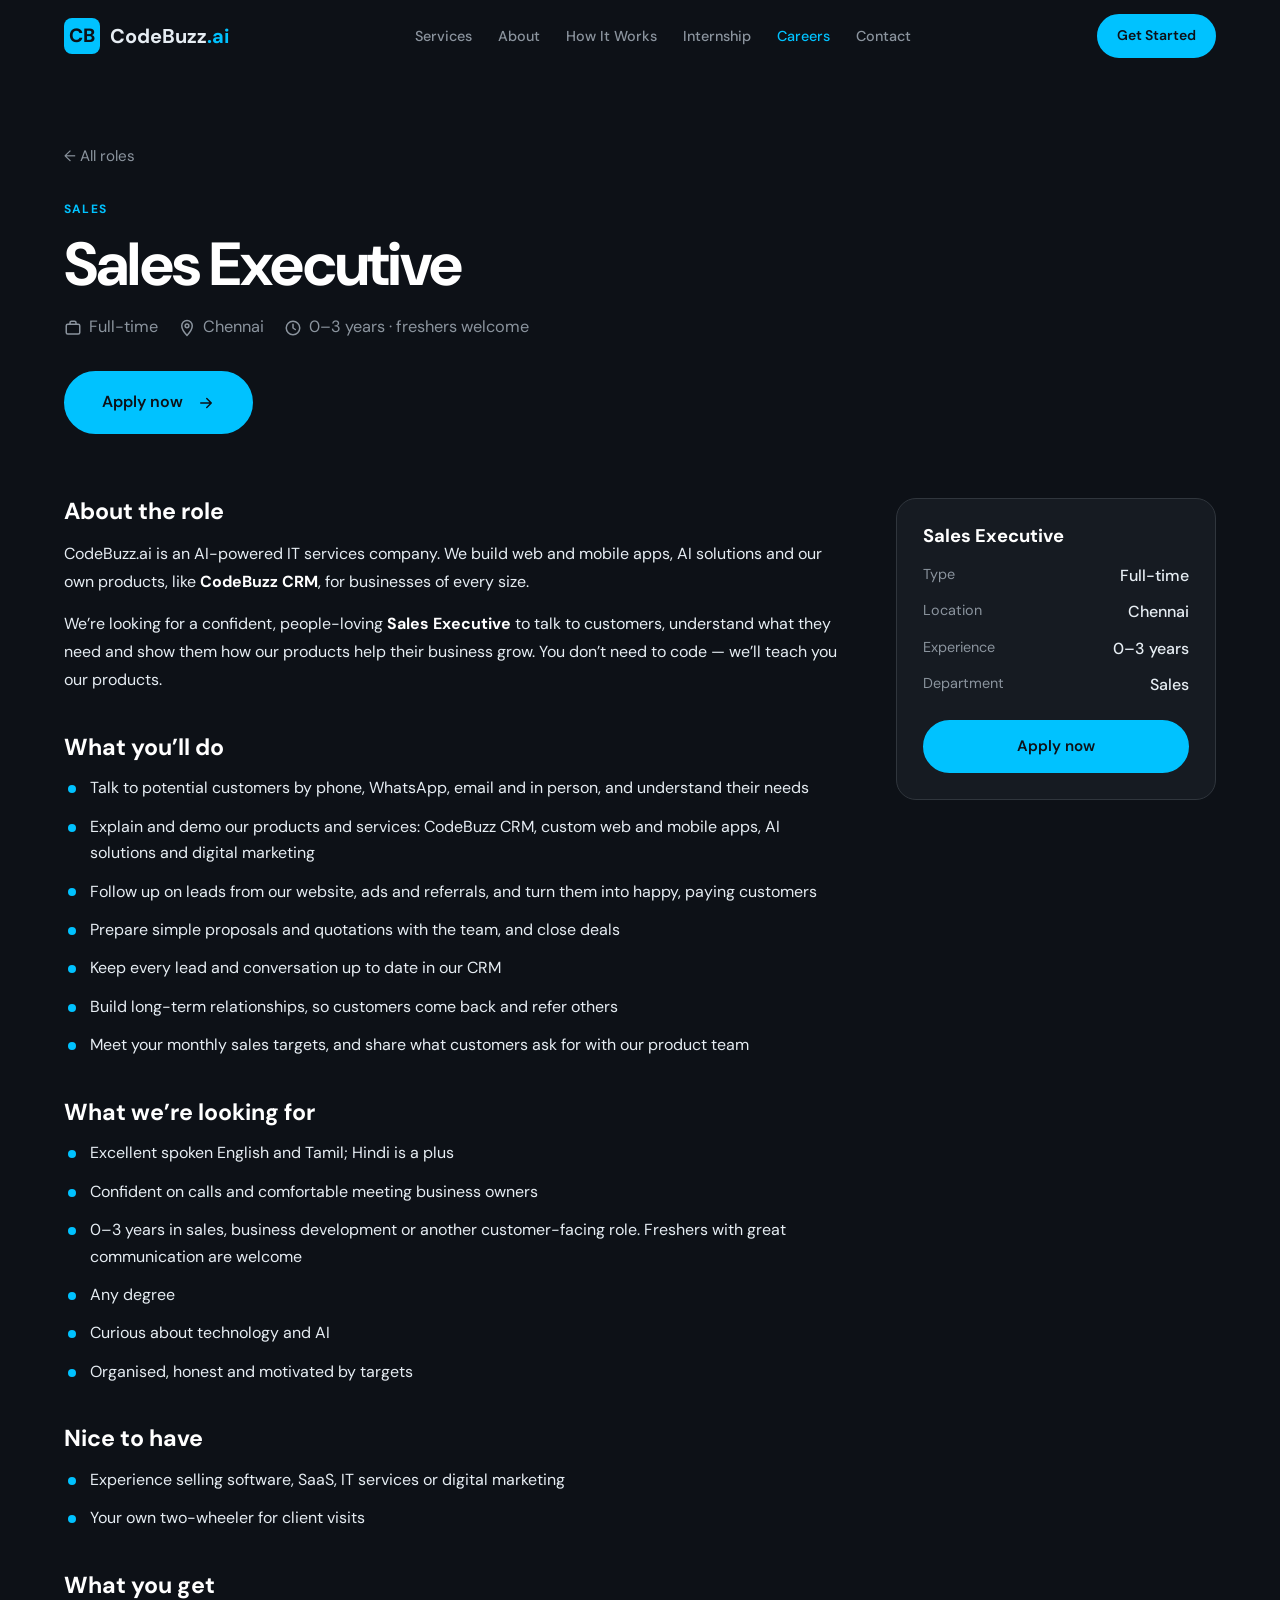
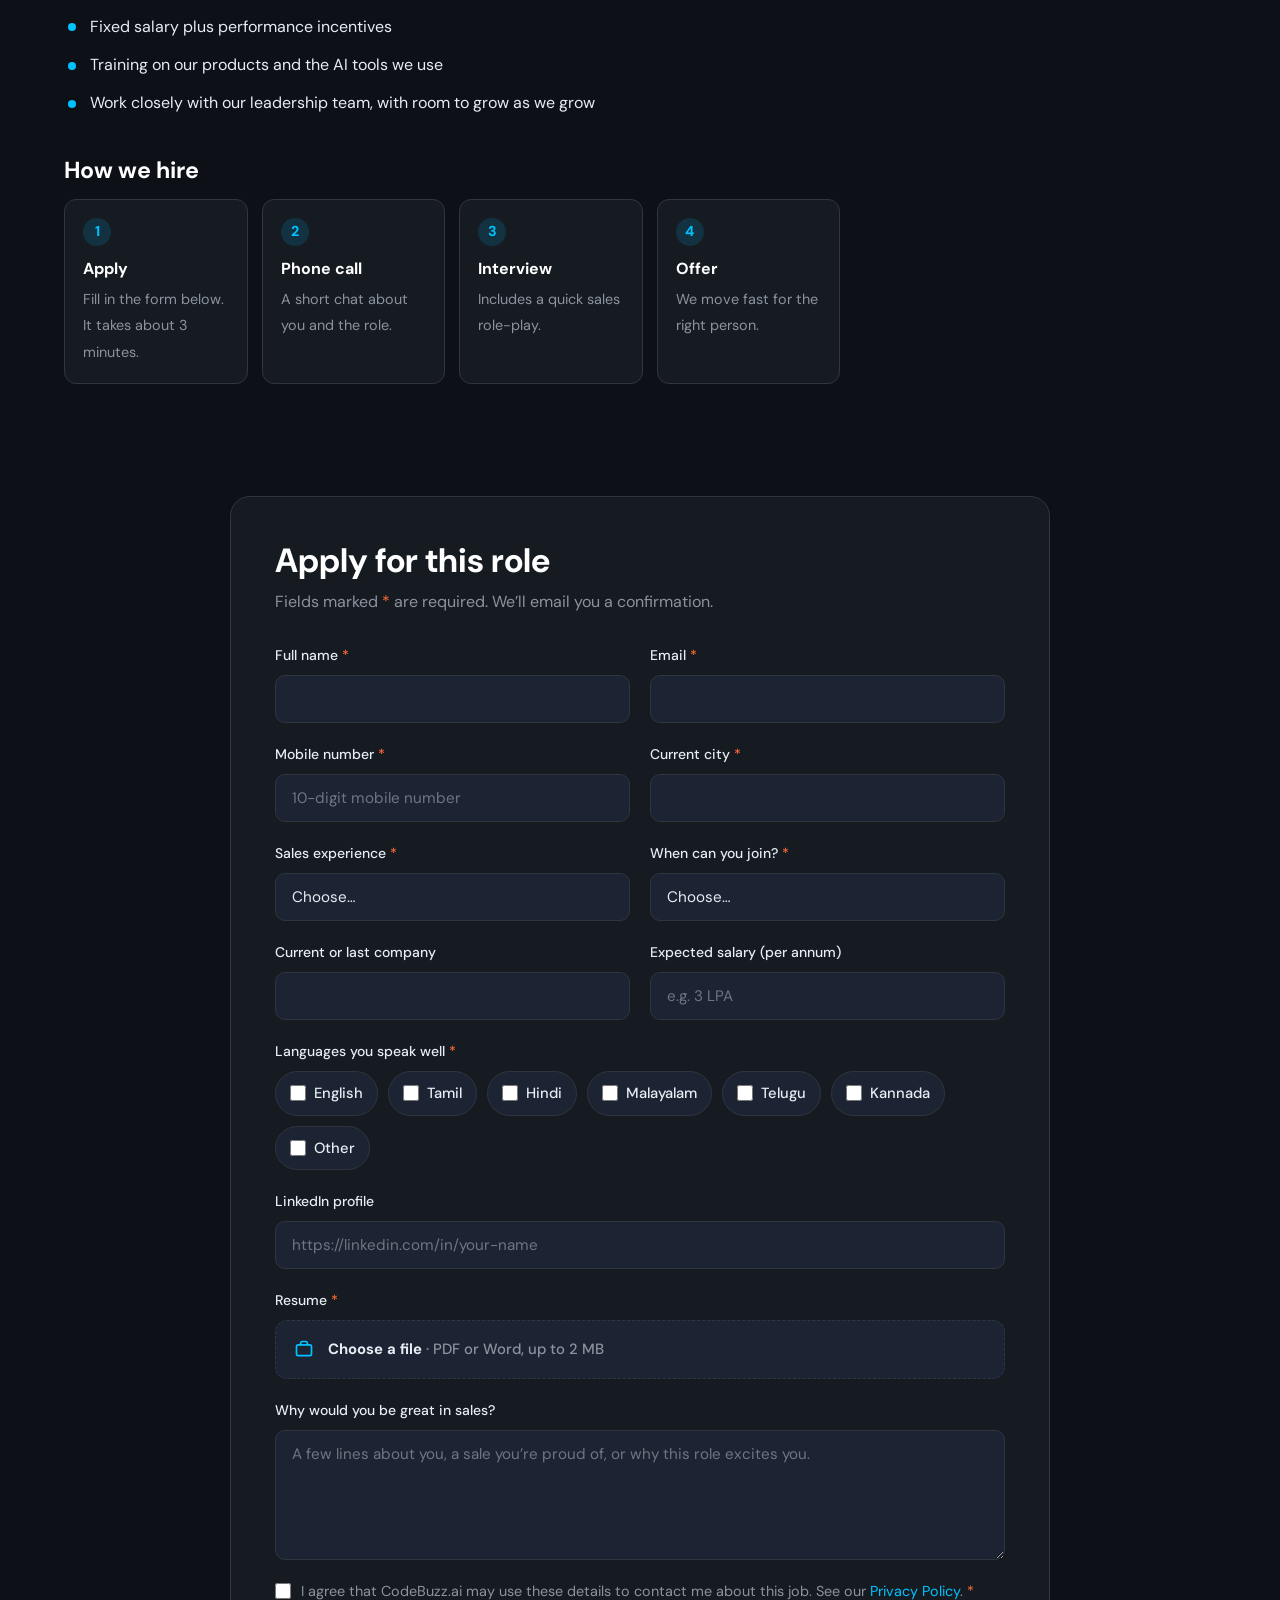
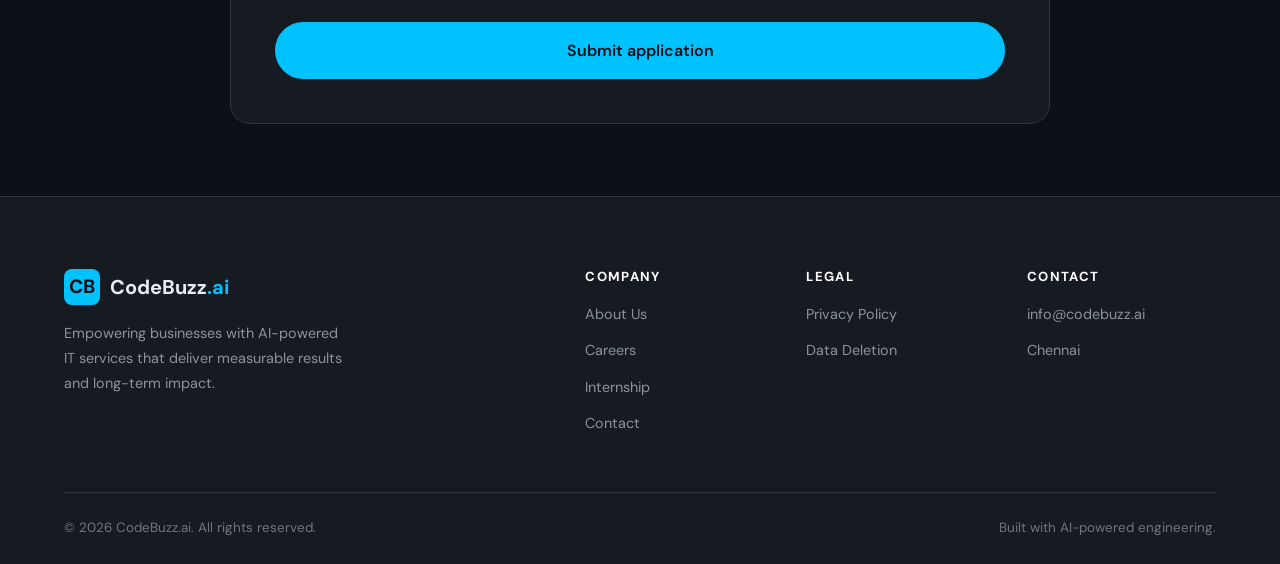
<file: careers/sales-executive.html>
<!DOCTYPE html>
<html lang="en">
<head>
  <meta charset="UTF-8" />
  <meta name="viewport" content="width=device-width, initial-scale=1.0" />
  <title>Sales Executive — Careers at CodeBuzz.ai</title>
  <meta name="description" content="CodeBuzz.ai is hiring a Sales Executive in Chennai to talk to customers and sell our software products and AI solutions. Apply online." />
  <meta name="robots" content="index, follow" />
  <link rel="canonical" href="https://codebuzz.ai/careers/sales-executive" />
  <meta property="og:title" content="Sales Executive — Careers at CodeBuzz.ai" />
  <meta property="og:description" content="CodeBuzz.ai is hiring a Sales Executive in Chennai to talk to customers and sell our software products and AI solutions. Apply online." />
  <meta property="og:url" content="https://codebuzz.ai/careers/sales-executive" />
  <meta property="og:type" content="website" />
  <link rel="preconnect" href="https://fonts.googleapis.com" />
  <link rel="preconnect" href="https://fonts.gstatic.com" crossorigin />
  <link href="https://fonts.googleapis.com/css2?family=Syne:wght@400;600;700;800&family=DM+Sans:wght@300;400;500;600&display=swap" rel="stylesheet" />
  <link rel="icon" type="image/png" href="/assets/images/favicon.png" />
  <link rel="stylesheet" href="/assets/css/style.css">
  <link rel="stylesheet" href="/careers/careers.css">
  <script type="application/ld+json">
  {"@context":"https://schema.org","@type":"JobPosting","title":"Sales Executive",
   "description":"Talk to customers, understand their needs and sell CodeBuzz.ai products and services: CodeBuzz CRM, custom web and mobile apps, AI solutions and digital marketing.",
   "datePosted":"2026-11-13","employmentType":"FULL_TIME",
   "hiringOrganization":{"@type":"Organization","name":"CodeBuzz.ai","sameAs":"https://codebuzz.ai","logo":"https://codebuzz.ai/assets/images/favicon.png"},
   "jobLocation":{"@type":"Place","address":{"@type":"PostalAddress","addressLocality":"Chennai","addressRegion":"Tamil Nadu","addressCountry":"IN"}},
   "directApply":true}
  </script>
  <!-- Analytics: PostHog + Meta Pixel + Google Analytics 4 (assets/js/analytics.js) -->
  <script src="/assets/js/analytics.js"></script>
  <noscript><img height="1" width="1" style="display:none" alt="" src="https://www.facebook.com/tr?id=1393333359453502&ev=PageView&noscript=1"/></noscript>
</head>
<body>

  <!-- ===== NAVBAR ===== -->
  <nav class="navbar scrolled" id="navbar">
    <div class="nav-inner">
      <a href="/" class="nav-logo">
        <div class="logo-badge">CB</div>
        <span>CodeBuzz<span class="accent">.ai</span></span>
      </a>
      <ul class="nav-links" id="navLinks">
        <li><a href="/#services">Services</a></li>
        <li><a href="/#about">About</a></li>
        <li><a href="/#how-it-works">How It Works</a></li>
        <li><a href="/internship/">Internship</a></li>
        <li><a href="/careers/" aria-current="page" class="active">Careers</a></li>
        <li><a href="/#contact">Contact</a></li>
      </ul>
      <div class="nav-right">
        <a href="/#contact" class="btn btn-sm btn-primary nav-cta">Get Started</a>
        <button class="hamburger" id="hamburger" aria-label="Toggle navigation">
          <span></span><span></span><span></span>
        </button>
      </div>
    </div>
    <div class="mobile-nav" id="mobileNav">
      <ul>
        <li><a href="/#services">Services</a></li>
        <li><a href="/#about">About</a></li>
        <li><a href="/#how-it-works">How It Works</a></li>
        <li><a href="/internship/">Internship</a></li>
        <li><a href="/careers/" aria-current="page" class="active">Careers</a></li>
        <li><a href="/#contact">Contact</a></li>
      </ul>
      <a href="/#contact" class="btn btn-primary btn-full">Get Started &rarr;</a>
    </div>
  </nav>

  <main class="careers">
    <section class="c-job-hero">
      <div class="container">
        <a href="/careers/" class="c-back">&larr; All roles</a>
        <span class="c-dept">Sales</span>
        <h1>Sales Executive</h1>
        <div class="c-meta c-meta-lg">
          <span><svg width="18" height="18" viewBox="0 0 24 24" fill="none" stroke="currentColor" stroke-width="2" stroke-linecap="round" stroke-linejoin="round" aria-hidden="true"><rect x="3" y="7" width="18" height="13" rx="2"/><path d="M8 7V5a2 2 0 012-2h4a2 2 0 012 2v2"/></svg> Full-time</span>
          <span><svg width="18" height="18" viewBox="0 0 24 24" fill="none" stroke="currentColor" stroke-width="2" stroke-linecap="round" stroke-linejoin="round" aria-hidden="true"><path d="M12 22s7-7.5 7-13a7 7 0 10-14 0c0 5.5 7 13 7 13z"/><circle cx="12" cy="9" r="2.5"/></svg> Chennai</span>
          <span><svg width="18" height="18" viewBox="0 0 24 24" fill="none" stroke="currentColor" stroke-width="2" stroke-linecap="round" stroke-linejoin="round" aria-hidden="true"><circle cx="12" cy="12" r="9"/><path d="M12 7v5l3 2"/></svg> 0–3 years &middot; freshers welcome</span>
        </div>
        <a href="#apply" class="btn btn-primary btn-lg">Apply now <svg width="18" height="18" viewBox="0 0 24 24" fill="none" stroke="currentColor" stroke-width="2" stroke-linecap="round" stroke-linejoin="round" aria-hidden="true"><path d="M5 12h14M13 6l6 6-6 6"/></svg></a>
      </div>
    </section>

    <section class="c-section">
      <div class="container c-job">
        <article class="c-desc">
          <h2>About the role</h2>
          <p>CodeBuzz.ai is an AI-powered IT services company. We build web and mobile apps, AI solutions and our own products, like <b>CodeBuzz CRM</b>, for businesses of every size.</p>
          <p>We&rsquo;re looking for a confident, people-loving <b>Sales Executive</b> to talk to customers, understand what they need and show them how our products help their business grow. You don&rsquo;t need to code &mdash; we&rsquo;ll teach you our products.</p>

          <h2>What you&rsquo;ll do</h2>
          <ul class="c-list">
              <li>Talk to potential customers by phone, WhatsApp, email and in person, and understand their needs</li>
              <li>Explain and demo our products and services: CodeBuzz CRM, custom web and mobile apps, AI solutions and digital marketing</li>
              <li>Follow up on leads from our website, ads and referrals, and turn them into happy, paying customers</li>
              <li>Prepare simple proposals and quotations with the team, and close deals</li>
              <li>Keep every lead and conversation up to date in our CRM</li>
              <li>Build long-term relationships, so customers come back and refer others</li>
              <li>Meet your monthly sales targets, and share what customers ask for with our product team</li>
          </ul>

          <h2>What we&rsquo;re looking for</h2>
          <ul class="c-list">
              <li>Excellent spoken English and Tamil; Hindi is a plus</li>
              <li>Confident on calls and comfortable meeting business owners</li>
              <li>0–3 years in sales, business development or another customer-facing role. Freshers with great communication are welcome</li>
              <li>Any degree</li>
              <li>Curious about technology and AI</li>
              <li>Organised, honest and motivated by targets</li>
          </ul>

          <h2>Nice to have</h2>
          <ul class="c-list">
              <li>Experience selling software, SaaS, IT services or digital marketing</li>
              <li>Your own two-wheeler for client visits</li>
          </ul>

          <h2>What you get</h2>
          <ul class="c-list">
              <li>Fixed salary plus performance incentives</li>
              <li>Training on our products and the AI tools we use</li>
              <li>Work closely with our leadership team, with room to grow as we grow</li>
          </ul>

          <h2>How we hire</h2>
          <ol class="c-steps">
            <li><b>Apply</b><span>Fill in the form below. It takes about 3 minutes.</span></li>
            <li><b>Phone call</b><span>A short chat about you and the role.</span></li>
            <li><b>Interview</b><span>Includes a quick sales role-play.</span></li>
            <li><b>Offer</b><span>We move fast for the right person.</span></li>
          </ol>
        </article>

        <aside class="c-side">
          <div class="c-side-card">
            <h3>Sales Executive</h3>
            <dl>
              <dt>Type</dt><dd>Full-time</dd>
              <dt>Location</dt><dd>Chennai</dd>
              <dt>Experience</dt><dd>0–3 years</dd>
              <dt>Department</dt><dd>Sales</dd>
            </dl>
            <a href="#apply" class="btn btn-primary btn-full">Apply now</a>
          </div>
        </aside>
      </div>
    </section>

    <section class="c-section" id="apply">
      <div class="container">
        <div class="c-apply">
          <h2>Apply for this role</h2>
          <p class="c-sub">Fields marked <span class="req">*</span> are required. We&rsquo;ll email you a confirmation.</p>

          <form id="applyForm" novalidate>
            <input type="hidden" name="jobId" value="sales-executive" />
            <div class="c-hp" aria-hidden="true"><label>Website <input type="text" name="website" tabindex="-1" autocomplete="off" /></label></div>

            <div class="form-row">
              <div class="form-group"><label for="fullName">Full name <span class="req">*</span></label><input id="fullName" name="fullName" type="text" maxlength="80" autocomplete="name" required /><small class="c-err" data-for="fullName"></small></div>
              <div class="form-group"><label for="email">Email <span class="req">*</span></label><input id="email" name="email" type="email" maxlength="120" autocomplete="email" required /><small class="c-err" data-for="email"></small></div>
            </div>
            <div class="form-row">
              <div class="form-group"><label for="phone">Mobile number <span class="req">*</span></label><input id="phone" name="phone" type="tel" maxlength="14" inputmode="numeric" autocomplete="tel" placeholder="10-digit mobile number" required /><small class="c-err" data-for="phone"></small></div>
              <div class="form-group"><label for="city">Current city <span class="req">*</span></label><input id="city" name="city" type="text" maxlength="60" autocomplete="address-level2" required /><small class="c-err" data-for="city"></small></div>
            </div>
            <div class="form-row">
              <div class="form-group"><label for="experience">Sales experience <span class="req">*</span></label>
                <select id="experience" name="experience" required>
                  <option value="">Choose&hellip;</option><option>Fresher</option><option>Less than 1 year</option><option>1–2 years</option><option>2–3 years</option><option>3–5 years</option><option>5+ years</option>
                </select><small class="c-err" data-for="experience"></small></div>
              <div class="form-group"><label for="noticePeriod">When can you join? <span class="req">*</span></label>
                <select id="noticePeriod" name="noticePeriod" required>
                  <option value="">Choose&hellip;</option><option>Immediately</option><option>Within 15 days</option><option>Within 30 days</option><option>Within 60 days</option><option>More than 60 days</option>
                </select><small class="c-err" data-for="noticePeriod"></small></div>
            </div>
            <div class="form-row">
              <div class="form-group"><label for="currentCompany">Current or last company</label><input id="currentCompany" name="currentCompany" type="text" maxlength="100" autocomplete="organization" /></div>
              <div class="form-group"><label for="expectedCtc">Expected salary (per annum)</label><input id="expectedCtc" name="expectedCtc" type="text" maxlength="40" placeholder="e.g. 3 LPA" /></div>
            </div>
            <div class="form-group">
              <span class="c-label" id="langLabel">Languages you speak well <span class="req">*</span></span>
              <div class="c-chips" role="group" aria-labelledby="langLabel">
                <label><input type="checkbox" name="languages" value="English" /> English</label>
                <label><input type="checkbox" name="languages" value="Tamil" /> Tamil</label>
                <label><input type="checkbox" name="languages" value="Hindi" /> Hindi</label>
                <label><input type="checkbox" name="languages" value="Malayalam" /> Malayalam</label>
                <label><input type="checkbox" name="languages" value="Telugu" /> Telugu</label>
                <label><input type="checkbox" name="languages" value="Kannada" /> Kannada</label>
                <label><input type="checkbox" name="languages" value="Other" /> Other</label>
              </div>
              <small class="c-err" data-for="languages"></small>
            </div>
            <div class="form-group"><label for="linkedin">LinkedIn profile</label><input id="linkedin" name="linkedin" type="url" maxlength="200" placeholder="https://linkedin.com/in/your-name" /><small class="c-err" data-for="linkedin"></small></div>
            <div class="form-group">
              <span class="c-label">Resume <span class="req">*</span></span>
              <label class="c-file" for="resume">
                <input id="resume" name="resume" type="file" accept=".pdf,.doc,.docx,application/pdf,application/msword,application/vnd.openxmlformats-officedocument.wordprocessingml.document" />
                <span class="c-file-ico"><svg width="20" height="20" viewBox="0 0 24 24" fill="none" stroke="currentColor" stroke-width="2" stroke-linecap="round" stroke-linejoin="round" aria-hidden="true"><rect x="3" y="7" width="18" height="13" rx="2"/><path d="M8 7V5a2 2 0 012-2h4a2 2 0 012 2v2"/></svg></span>
                <span class="c-file-text" id="resumeText"><b>Choose a file</b> &middot; PDF or Word, up to 2 MB</span>
              </label>
              <small class="c-err" data-for="resume"></small>
            </div>
            <div class="form-group"><label for="message">Why would you be great in sales?</label><textarea id="message" name="message" maxlength="1500" placeholder="A few lines about you, a sale you&rsquo;re proud of, or why this role excites you."></textarea></div>
            <label class="c-consent"><input type="checkbox" id="consent" name="consent" /> <span>I agree that CodeBuzz.ai may use these details to contact me about this job. See our <a href="/privacy">Privacy Policy</a>. <span class="req">*</span></span></label>
            <small class="c-err" data-for="consent"></small>

            <div class="c-form-msg" id="formMsg" role="alert"></div>
            <button class="btn btn-primary btn-lg" type="submit" id="submitBtn">Submit application</button>
          </form>

          <div class="c-done" id="applyDone" hidden>
            <div class="c-done-ring"><svg width="34" height="34" viewBox="0 0 24 24" fill="none" stroke="currentColor" stroke-width="2.6" stroke-linecap="round" stroke-linejoin="round"><path d="M20 6L9 17l-5-5"/></svg></div>
            <h3>Application sent!</h3>
            <p>Thank you. We&rsquo;ve emailed you a confirmation. If your profile is a good match, we&rsquo;ll call you to set up an interview.</p>
            <a href="/careers/" class="btn btn-ghost">Back to careers</a>
          </div>
        </div>
      </div>
    </section>
  </main>

  <footer class="footer">
    <div class="container">
      <div class="footer-top">
        <div class="footer-brand">
          <a href="/" class="nav-logo">
            <div class="logo-badge">CB</div>
            <span>CodeBuzz<span class="accent">.ai</span></span>
          </a>
          <p>Empowering businesses with AI-powered IT services that deliver measurable results and long-term impact.</p>
        </div>
        <div class="footer-links">
          <div class="footer-col">
            <h4>Company</h4>
            <ul>
              <li><a href="/#about">About Us</a></li>
              <li><a href="/careers/">Careers</a></li>
              <li><a href="/internship/">Internship</a></li>
              <li><a href="/#contact">Contact</a></li>
            </ul>
          </div>
          <div class="footer-col">
            <h4>Legal</h4>
            <ul>
              <li><a href="/privacy">Privacy Policy</a></li>
              <li><a href="/privacy#data-deletion">Data Deletion</a></li>
            </ul>
          </div>
          <div class="footer-col">
            <h4>Contact</h4>
            <ul>
              <li><a href="mailto:info@codebuzz.ai">info@codebuzz.ai</a></li>
              <li><span>Chennai</span></li>
            </ul>
          </div>
        </div>
      </div>
      <div class="footer-bottom">
        <p>&copy; <span id="year"></span> CodeBuzz.ai. All rights reserved.</p>
        <p>Built with AI-powered engineering.</p>
      </div>
    </div>
  </footer>
  <script>document.getElementById("year").textContent = new Date().getFullYear();</script>
  <script src="/assets/js/script.js"></script>
  <script src="/assets/js/site-protect.js"></script>
  <script src="/internship/assets/config.js"></script>
  <script src="/careers/apply.js"></script>
</body>
</html>
</file>
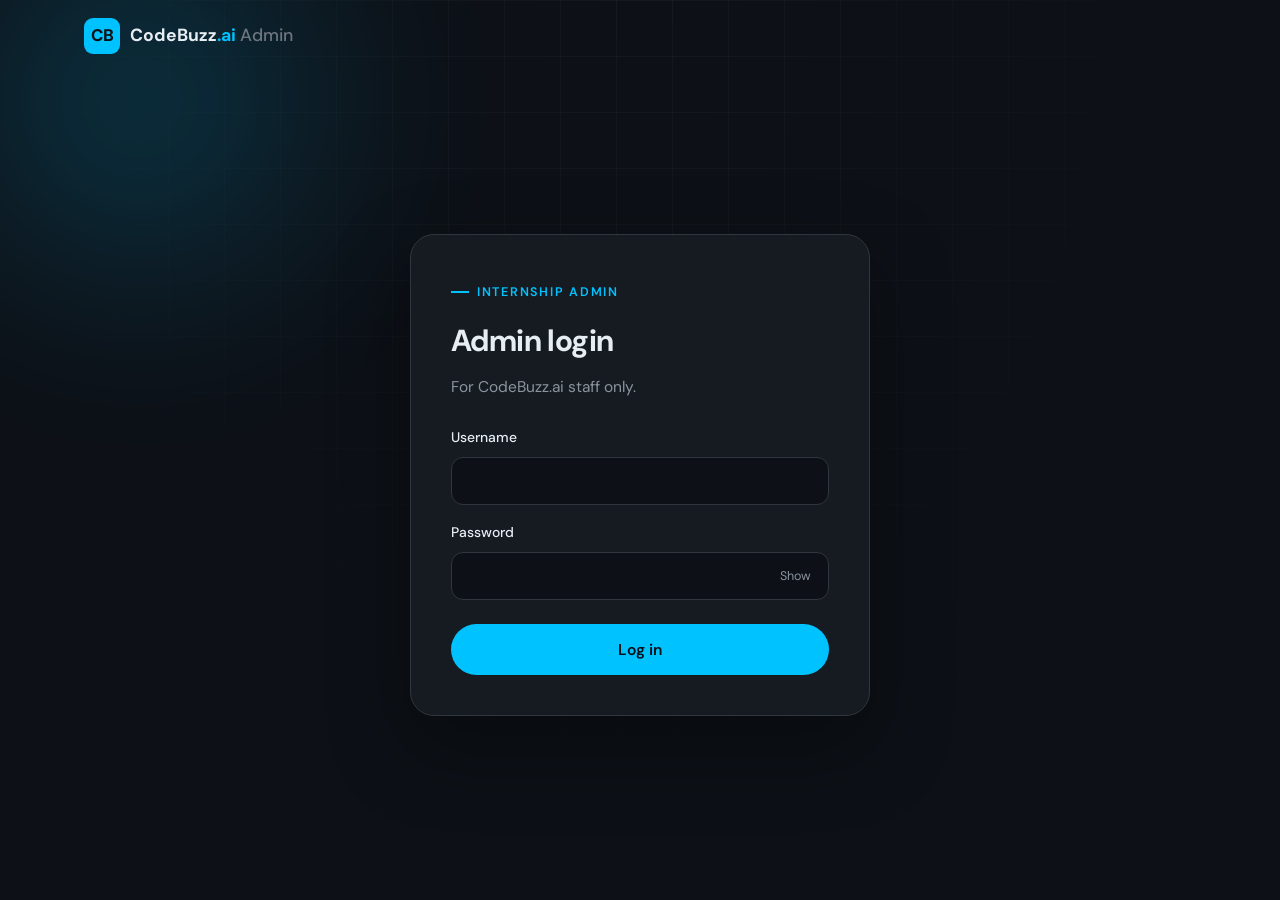
<file: internship/admin.html>
<!DOCTYPE html>
<html lang="en">
<head>
  <meta charset="UTF-8" />
  <meta name="viewport" content="width=device-width, initial-scale=1.0" />
  <title>Admin · CodeBuzz AI Internship Program</title>
  <meta name="robots" content="noindex, nofollow" />
  <meta name="theme-color" content="#0D1117" />
  <link rel="icon" type="image/png" href="../assets/images/favicon.png" />
  <link rel="preconnect" href="https://fonts.googleapis.com" />
  <link rel="preconnect" href="https://fonts.gstatic.com" crossorigin />
  <link href="https://fonts.googleapis.com/css2?family=DM+Sans:wght@300;400;500;600;700;800&family=JetBrains+Mono:wght@400;500&display=swap" rel="stylesheet" />
  <link rel="stylesheet" href="assets/internship.css" />
  <!-- Analytics: PostHog + Meta Pixel + Google Analytics 4 (assets/js/analytics.js) -->
  <script src="/assets/js/analytics.js"></script>
  <noscript><img height="1" width="1" style="display:none" alt="" src="https://www.facebook.com/tr?id=1393333359453502&ev=PageView&noscript=1"/></noscript>
</head>
<body>
  <div class="fx" aria-hidden="true"><div class="grid-bg"></div><div class="orb o1"></div></div>
  <nav class="nav scrolled">
    <div class="container nav-inner">
      <a href="../" class="logo" aria-label="CodeBuzz.ai home"><div class="logo-badge">CB</div><span>CodeBuzz<span class="accent">.ai</span> <span class="muted" style="font-weight:500">Admin</span></span></a>
      <div class="nav-actions">
        <button class="btn btn-ghost btn-sm" id="refresh" type="button" hidden>Refresh</button>
        <button class="btn btn-ghost btn-sm" id="logout" type="button" hidden>Log out</button>
      </div>
    </div>
  </nav>

  <!-- Login -->
  <main class="auth-wrap" id="loginView" hidden>
    <div class="auth-card">
      <span class="eyebrow">Internship admin</span>
      <h1>Admin login</h1>
      <p class="sub">For CodeBuzz.ai staff only.</p>
      <form id="f-login" novalidate>
        <div class="field">
          <label for="u">Username</label>
          <input class="ctrl" id="u" type="text" autocomplete="username" maxlength="60" />
        </div>
        <div class="field">
          <label for="p">Password</label>
          <div class="pw-wrap"><input class="ctrl" id="p" type="password" autocomplete="current-password" maxlength="200" /><button class="pw-toggle" type="button">Show</button></div>
        </div>
        <button class="btn btn-primary" type="submit">Log in</button>
      </form>
      <div class="msg" id="m-login" role="alert"></div>
    </div>
  </main>

  <!-- App -->
  <main class="portal" id="appView" hidden>
    <div class="container">
      <div class="portal-head">
        <div><span class="eyebrow">CodeBuzz AI Internship Program</span><h1>Admin dashboard</h1></div>
      </div>
      <div class="tabs" role="tablist">
        <button class="on" data-tab="overview" type="button">Overview</button>
        <button data-tab="students" type="button">Students</button>
        <button data-tab="cashback" type="button">Referral cashback</button>
        <button data-tab="reminders" type="button">Reminders</button>
      </div>
      <div class="test-banner" id="testBanner" hidden>Razorpay is in <b>test mode</b>: payments are demo payments (no real money). They're shown as <b>Demo paid</b> and aren't counted in revenue or cashback.</div>
      <div class="msg" id="m" role="alert"></div>

      <!-- Overview -->
      <section id="tab-overview">
        <div class="stat-row" style="margin-bottom:20px">
          <div class="stat"><strong id="o-reg">0</strong><span>Students registered</span></div>
          <div class="stat"><strong id="o-paid">0</strong><span id="o-paid-label">Paid (real)</span></div>
          <div class="stat"><strong id="o-rev">&#8377;0</strong><span>Fees collected</span></div>
          <div class="stat"><strong id="o-due">&#8377;0</strong><span>Cashback to pay</span></div>
        </div>
        <div class="cards">
          <div class="card wide">
            <h2>Batches <span class="muted" style="font-weight:400;font-size:.85rem">click a batch to see its students</span></h2>
            <div class="batch-grid" id="o-batches"></div>
          </div>
          <div class="card wide">
            <h2>Student Ambassadors <button class="link-btn" type="button" id="o-amb-open" style="font-size:.85rem;font-weight:500">view all</button></h2>
            <div class="stat-row">
              <div class="stat"><strong id="o-amb">0</strong><span>Ambassadors</span></div>
              <div class="stat"><strong id="o-amb-ref">0</strong><span>Juniors referred</span></div>
              <div class="stat"><strong id="o-amb-joined">0</strong><span>Juniors paid (real)</span></div>
            </div>
          </div>
          <div class="card">
            <h2>How students found us</h2>
            <div class="table-wrap" id="o-sources"></div>
          </div>
          <div class="card">
            <h2>Certificate hard copies <button class="link-btn" type="button" id="o-hc-open" style="font-size:.85rem;font-weight:500">view list</button></h2>
            <div class="stat-row">
              <div class="stat"><strong id="o-hc">0</strong><span>To print &amp; courier (paid)</span></div>
              <div class="stat"><strong id="o-hc-demo">0</strong><span>Demo paid</span></div>
            </div>
            <p class="muted" style="font-size:.82rem;margin-top:10px">Printed certificates go to each student's registered home address after they complete the program.</p>
          </div>
          <div class="card wide">
            <h2>Referral cashback</h2>
            <div class="stat-row">
              <div class="stat"><strong id="o-r-pending">0</strong><span>Pending (friend not paid)</span></div>
              <div class="stat"><strong id="o-r-earned">0</strong><span>Earned (to pay now)</span></div>
              <div class="stat"><strong id="o-r-hold">0</strong><span>On hold (referrer not paid)</span></div>
              <div class="stat"><strong id="o-r-paid">0</strong><span>Paid out</span></div>
              <div class="stat"><strong id="o-r-cancel">0</strong><span>Demo (no cashback) &middot; cancelled</span></div>
            </div>
          </div>
        </div>
      </section>

      <!-- Students -->
      <section id="tab-students" hidden>
        <div class="toolbar">
          <input class="ctrl grow" id="q" type="search" placeholder="Search name, ID, email, phone, college, referral code" />
          <select class="ctrl" id="f-type"><option value="">Students &amp; ambassadors</option><option value="student">Students</option><option value="ambassador">Student Ambassadors</option></select>
          <select class="ctrl" id="f-batch"><option value="">All batches</option></select>
          <select class="ctrl" id="f-pay"><option value="">Any payment</option><option value="Yes">Paid (real)</option><option value="Demo">Demo paid</option><option value="No">Not paid</option></select>
          <select class="ctrl" id="f-ref"><option value="">Any referral</option><option value="referred">Was referred</option><option value="referrer">Has referred others</option></select>
          <select class="ctrl" id="f-src"><option value="">Any source</option><option value="ambassador">Student Ambassador</option><option value="student_referral">Friend / student referral</option><option value="pamphlet">Pamphlet / poster</option><option value="social_media">Social media</option><option value="ads">Online ad</option><option value="other">Other</option></select>
          <select class="ctrl" id="f-hc"><option value="">Any certificate</option><option value="yes">Hard copy requested</option><option value="enabled">Certificate enabled</option><option value="ready">Certificate not enabled yet (paid)</option></select>
          <button class="btn btn-ghost btn-sm" id="csv-students" type="button">Export CSV</button>
        </div>
        <p class="muted" id="s-count" style="font-size:.85rem;margin-bottom:10px"></p>
        <div class="msg" id="m-cert" role="status"></div>
        <div class="rem-bulk" id="s-bulkbar" hidden></div>
        <div class="table-wrap" id="s-table"></div>
        <p class="muted" style="font-size:.8rem;margin-top:12px">Tick students and choose <b>Enable Certificate</b> to let them download their certificate from the student portal. Certificates can be enabled for paid students with a confirmed batch. <a href="certificate.html?sample=1" target="_blank" rel="noopener" style="color:var(--brand)">Preview the certificate template</a></p>
      </section>

      <!-- Cashback -->
      <section id="tab-cashback" hidden>
        <div class="toolbar">
          <select class="ctrl" id="f-rstatus">
            <option value="earned">Earned &mdash; to pay now</option>
            <option value="hold">On hold (referrer not paid)</option>
            <option value="pending">Pending (friend not paid)</option>
            <option value="paid">Paid out</option>
            <option value="demo">Demo (no cashback)</option>
            <option value="cancelled">Cancelled</option>
            <option value="">All</option>
          </select>
          <input class="ctrl grow" id="rq" type="search" placeholder="Search referrer or friend" />
          <button class="btn btn-ghost btn-sm" id="csv-rewards" type="button">Export CSV</button>
        </div>
        <p class="muted" id="r-count" style="font-size:.85rem;margin-bottom:10px"></p>
        <div class="table-wrap" id="r-table"></div>
      </section>

      <!-- Reminders -->
      <section id="tab-reminders" hidden>
        <div class="toolbar">
          <input class="ctrl grow" id="mq" type="search" placeholder="Search name, ID, mobile, college" />
          <select class="ctrl" id="m-batch"><option value="">All batches</option></select>
          <select class="ctrl" id="m-pay"><option value="">Any payment</option><option value="paid">Paid</option><option value="unpaid">Not paid</option></select>
          <button class="btn btn-ghost btn-sm" id="csv-reminders" type="button">Export CSV</button>
        </div>
        <div class="rem-batch" id="m-panel" hidden></div>
        <div class="msg" id="m-rem" role="status"></div>
        <p class="muted" id="m-count" style="font-size:.85rem;margin-bottom:10px"></p>
        <div class="rem-bulk" id="m-bulkbar" hidden></div>
        <div class="table-wrap" id="m-table"></div>
        <p class="muted" style="font-size:.8rem;margin-top:12px">Internship reminders can be sent to paid students in the 7 days before their batch starts. Every reminder sent is counted here. Tick students and choose <b>Enable Certificate</b> once they complete the program; to disable one, use the Students tab.</p>
      </section>
    </div>
  </main>

  <!-- Student drawer -->
  <div class="drawer-bg" id="drawerBg"></div>
  <aside class="drawer" id="drawer" aria-label="Student details">
    <button class="btn btn-ghost btn-sm close" id="drawerClose" type="button">Close</button>
    <div id="drawerBody"></div>
  </aside>

  <!-- Mark-paid modal -->
  <div class="modal" id="payModal" role="dialog" aria-modal="true">
    <div class="auth-card">
      <h1 style="font-size:1.4rem">Mark cashback as paid</h1>
      <p class="sub" id="pm-who"></p>
      <form id="f-paid" novalidate>
        <div class="field">
          <label for="pm-ref">UPI / bank transaction reference</label>
          <input class="ctrl" id="pm-ref" type="text" maxlength="100" placeholder="e.g. UPI ref no." />
        </div>
        <div class="field">
          <label for="pm-note">Note (optional)</label>
          <input class="ctrl" id="pm-note" type="text" maxlength="300" placeholder="e.g. Paid via GPay" />
        </div>
        <button class="btn btn-primary" type="submit">Mark as paid</button>
        <button class="btn btn-ghost" type="button" id="pm-cancel" style="margin-top:10px">Cancel</button>
      </form>
      <div class="msg" id="m-paid" role="alert"></div>
    </div>
  </div>

  <!-- Internship reminder popup (one student or a whole batch) -->
  <div class="modal" id="remModal" role="dialog" aria-modal="true" aria-labelledby="rm-title">
    <div class="auth-card">
      <h1 id="rm-title" style="font-size:1.4rem">Send internship reminder</h1>
      <p class="sub" id="rm-who"></p>
      <form id="f-rem" novalidate>
        <div class="field">
          <label for="rm-zoom">Zoom link <span class="muted">(optional)</span></label>
          <input class="ctrl" id="rm-zoom" type="url" maxlength="300" placeholder="https://zoom.us/j/..." autocomplete="off" />
        </div>
        <div class="field">
          <label for="rm-time">Session time <span class="muted">(optional)</span></label>
          <input class="ctrl" id="rm-time" type="text" maxlength="80" placeholder="e.g. 7:00 PM – 9:00 PM IST" />
        </div>
        <div class="field">
          <label for="rm-note">Note to students <span class="muted">(optional)</span></label>
          <textarea class="ctrl" id="rm-note" maxlength="800" placeholder="e.g. Day 1: introductions and setup. Keep VS Code installed."></textarea>
        </div>
        <label class="check-row" id="rm-skipwrap" hidden><input type="checkbox" id="rm-skip" checked /> <span>Skip students who already got this reminder</span></label>
        <button class="btn btn-primary" type="submit" id="rm-send">Send reminder</button>
        <button class="btn btn-ghost" type="button" id="rm-cancel" style="margin-top:10px">Cancel</button>
      </form>
      <div class="msg" id="m-rm" role="alert"></div>
    </div>
  </div>

  <!-- Confirmation popup (edit / delete / reset login) -->
  <div class="modal" id="confirmModal" role="dialog" aria-modal="true" aria-labelledby="cf-title">
    <div class="auth-card confirm-card">
      <h1 id="cf-title">Are you sure?</h1>
      <div id="cf-body" class="sub"></div>
      <div class="field" id="cf-typewrap" hidden>
        <label for="cf-type" id="cf-typelabel">Type the ID to confirm</label>
        <input class="ctrl" id="cf-type" type="text" autocomplete="off" spellcheck="false" style="font-family:var(--font-m);text-transform:uppercase" />
      </div>
      <button class="btn btn-primary" type="button" id="cf-ok">Confirm</button>
      <button class="btn btn-ghost" type="button" id="cf-cancel" style="margin-top:10px">Cancel</button>
      <div class="msg" id="m-cf" role="alert"></div>
    </div>
  </div>

  <script src="assets/config.js"></script>
  <script src="assets/common.js"></script>
  <script src="assets/portal.js"></script>
  <script>
  (function () {
    var P = window.Portal, $ = function (x) { return document.getElementById(x); }, e = P.esc;
    var state = { overview: null, students: [], rewards: [], payTarget: null, sel: {} };   // sel: registration IDs ticked in the Students table
    P.wirePasswordToggles();

    function show(view) {
      $('loginView').hidden = view !== 'login';
      $('appView').hidden = view !== 'app';
      $('logout').hidden = $('refresh').hidden = view !== 'app';
    }

    // ---------- Login ----------
    $('f-login').addEventListener('submit', function (ev) {
      ev.preventDefault();
      var btn = this.querySelector('button[type=submit]');
      P.busy(btn, true, 'Logging in…');
      P.api('/admin/login', { body: { username: $('u').value.trim(), password: $('p').value } }).then(function (r) {
        P.busy(btn, false);
        if (!r.ok) return P.msg($('m-login'), r.data.message || 'Could not log in.');
        P.store('admin', r.data.token);
        $('p').value = '';
        start();
      });
    });
    $('logout').addEventListener('click', function () { P.store('admin', ''); location.reload(); });
    $('refresh').addEventListener('click', function () { loadAll(); });

    // ---------- Tabs ----------
    function tab(name) {
      document.querySelectorAll('[data-tab]').forEach(function (b) { b.classList.toggle('on', b.dataset.tab === name); });
      ['overview', 'students', 'cashback', 'reminders'].forEach(function (t) { $('tab-' + t).hidden = t !== name; });
    }
    document.querySelectorAll('[data-tab]').forEach(function (b) { b.addEventListener('click', function () { tab(b.dataset.tab); }); });

    // ---------- Data ----------
    function loadAll() {
      P.msg($('m'), '');
      return Promise.all([
        P.api('/admin/overview', { auth: 'admin' }),
        P.api('/admin/students', { auth: 'admin' }),
        P.api('/admin/referral-rewards', { auth: 'admin' })
      ]).then(function (rs) {
        var bad = rs.filter(function (r) { return !r.ok; })[0];
        if (bad) return P.msg($('m'), bad.data.message || 'Could not load data.');
        state.overview = rs[0].data; state.students = rs[1].data.students; state.rewards = rs[2].data.rewards;
        renderOverview(); fillBatchFilter(); renderStudents(); renderRewards();
      }).then(loadReminders);
    }
    function start() { show('app'); loadAll(); }

    // Payment status: 'test' mode = paid with Razorpay test (demo) keys, no real money
    function payState(s) { return s.paymentDone !== 'Yes' ? 'none' : (s.paymentMode === 'test' ? 'demo' : 'real'); }
    function payTag(s, withAmount) {
      var st = payState(s);
      if (st === 'real') return '<span class="tag green">Paid' + (withAmount ? ' ' + P.inr(s.amountPaidInr) : '') + '</span>';
      if (st === 'demo') return '<span class="tag violet">Demo paid</span>';
      return '<span class="tag amber">Not paid</span>';
    }

    function isAmb(s) { return s.participantType === 'ambassador'; }
    var AMB_TAG = '<span class="tag amb">Ambassador</span>';
    var SOURCES = { ambassador: 'Student Ambassador', student_referral: 'Friend / student referral', pamphlet: 'Pamphlet / poster',
      social_media: 'Social media', ads: 'Online ad', other: 'Other', unknown: 'Not asked (older registrations)' };
    function srcText(s) { return s.heardFrom ? (SOURCES[s.heardFrom] || s.heardFrom) + (s.heardFromOther ? ' \u2014 ' + s.heardFromOther : '') : '\u2014'; }
    function groupKey(s) { return isAmb(s) ? 'ambassador' : s.dateMode === 'later' ? 'later' : (s.dateMode === 'custom' ? 'custom:' : 'batch:') + s.from; }
    function groupLabel(g) { return g.dateMode === 'later' ? g.label : g.label + ' · ' + P.date(g.from) + ' → ' + P.date(g.to); }

    function renderOverview() {
      var o = state.overview;
      $('o-reg').textContent = o.totals.registered;
      var a = o.ambassadors || { count: 0, referred: 0, joined: 0 };
      $('o-amb').textContent = a.count; $('o-amb-ref').textContent = a.referred; $('o-amb-joined').textContent = a.joined;
      $('o-paid').textContent = o.totals.paid;
      $('o-paid-label').textContent = 'Paid (real)' + (o.totals.demoPaid ? ' \u00b7 ' + o.totals.demoPaid + ' demo' : '');
      $('testBanner').hidden = !!o.paymentsLive;
      $('o-rev').textContent = P.inr(o.totals.revenueInr);
      $('o-due').textContent = P.inr(o.referrals.earned.amountInr);
      $('o-r-pending').textContent = o.referrals.pending.count + ' · ' + P.inr(o.referrals.pending.amountInr);
      $('o-r-earned').textContent = o.referrals.earned.count + ' · ' + P.inr(o.referrals.earned.amountInr);
      var hold = o.referrals.onHold || { count: 0, amountInr: 0 };
      $('o-r-hold').textContent = hold.count + ' · ' + P.inr(hold.amountInr);
      $('o-r-paid').textContent = o.referrals.paid.count + ' · ' + P.inr(o.referrals.paid.amountInr);
      $('o-r-cancel').textContent = (o.referrals.demo ? o.referrals.demo.count : 0) + ' \u00b7 ' + o.referrals.cancelled.count;
      $('o-hc').textContent = o.hardcopies ? o.hardcopies.paid : 0;
      $('o-hc-demo').textContent = o.hardcopies ? o.hardcopies.demo : 0;
      $('o-sources').innerHTML = (o.sources || []).length
        ? '<table class="tbl"><thead><tr><th>Source</th><th class="num">Registered</th><th class="num">Paid (real)</th></tr></thead><tbody>' +
          o.sources.map(function (x) { return '<tr><td>' + e(SOURCES[x.source] || x.source) + '</td><td class="num">' + x.registered + '</td><td class="num">' + x.paid + '</td></tr>'; }).join('') + '</tbody></table>'
        : '<div class="empty">No students yet.</div>';
      $('o-batches').innerHTML = o.groups.map(function (g) {
        return '<button class="batch-tile" type="button" data-key="' + e(g.key) + '"><small>' + e(g.label) + '</small>' +
          '<div class="dates">' + (g.dateMode === 'later' ? 'Will pick a batch in the portal' : P.date(g.from) + ' → ' + P.date(g.to)) + '</div>' +
          '<div class="nums"><span><b>' + g.registered + '</b> registered</span><span><b>' + g.paid + '</b> paid</span>' + (g.demoPaid ? '<span><b>' + g.demoPaid + '</b> demo</span>' : '') + '</div>' +
          '<div class="muted" style="font-size:.8rem;margin-top:8px">' + P.inr(g.revenueInr) + ' collected</div></button>';
      }).join('') || '<div class="empty">No batches yet.</div>';
      $('o-batches').querySelectorAll('[data-key]').forEach(function (b) {
        b.addEventListener('click', function () { $('f-batch').value = b.dataset.key; renderStudents(); tab('students'); });
      });
    }

    $('o-hc-open').addEventListener('click', function () { $('f-type').value = 'student'; $('f-hc').value = 'yes'; $('f-batch').value = ''; renderStudents(); tab('students'); });
    $('o-amb-open').addEventListener('click', function () { $('f-type').value = 'ambassador'; $('f-batch').value = ''; renderStudents(); tab('students'); });

    function fillBatchFilter() {
      var cur = $('f-batch').value;
      $('f-batch').innerHTML = '<option value="">All batches</option>' + state.overview.groups.map(function (g) {
        return '<option value="' + e(g.key) + '">' + e(groupLabel(g)) + ' (' + g.registered + ')</option>';
      }).join('');
      $('f-batch').value = cur;
    }

    function filteredStudents() {
      var q = $('q').value.trim().toLowerCase(), b = $('f-batch').value, pay = $('f-pay').value, rf = $('f-ref').value, ty = $('f-type').value;
      return state.students.filter(function (s) {
        if (ty && s.participantType !== ty) return false;
        if (b && groupKey(s) !== b) return false;
        if (pay && isAmb(s)) return false;          // ambassadors don't pay
        if (pay === 'Yes' && payState(s) !== 'real') return false;
        if (pay === 'Demo' && payState(s) !== 'demo') return false;
        if (pay === 'No' && payState(s) !== 'none') return false;
        if (rf === 'referred' && !s.referredBy) return false;
        if (rf === 'referrer' && !s.referredTotal) return false;
        var src = $('f-src').value, hcf = $('f-hc').value;
        if (src && s.heardFrom !== src) return false;
        if (hcf === 'yes' && !s.certificateHardcopy) return false;
        if (hcf === 'enabled' && !s.certificateEnabled) return false;
        if (hcf === 'ready' && !(canCertify(s) && !s.certificateEnabled)) return false;
        if (q) {
          var hay = [s.registrationId, s.fullName, s.email, s.phone, s.college, s.referralCode, s.heardFromOther, s.referredBy && s.referredBy.name, s.referredBy && s.referredBy.code].join(' ').toLowerCase();
          if (hay.indexOf(q) < 0) return false;
        }
        return true;
      });
    }

    function batchText(s) { return s.dateMode === 'later' ? 'Choose later' : s.dateMode === 'custom' ? 'Custom' : (s.batchNumber ? 'Batch ' + String(s.batchNumber).padStart(2, '0') : 'Batch'); }

    function renderStudents() {
      var list = filteredStudents();
      var nAmb = state.students.filter(isAmb).length;
      $('s-count').textContent = list.length + ' of ' + state.students.length + ' (' + (state.students.length - nAmb) + ' students, ' + nAmb + ' ambassadors)';
      // Only students shown on screen can stay selected, so a hidden student never gets a certificate by mistake
      var shown = {}; list.forEach(function (x) { shown[x.registrationId] = true; });
      Object.keys(state.sel).forEach(function (id) { if (!shown[id]) delete state.sel[id]; });
      if (!list.length) { $('s-table').innerHTML = '<div class="empty">No students match these filters.</div>'; updateCertBar(); return; }
      function chk(s) {
        var on = !!state.sel[s.registrationId];
        return '<td class="chk"><input type="checkbox" data-sel="' + e(s.registrationId) + '"' + (on ? ' checked' : '') + ' aria-label="Select ' + e(s.fullName) + '" /></td>';
      }
      $('s-table').innerHTML = '<table class="tbl rem-tbl"><thead><tr><th class="chk"><input type="checkbox" id="s-all" aria-label="Select all students shown" /></th><th>Unique ID</th><th>Name</th><th>College</th><th>Batch</th><th>Payment</th><th class="ctr">Certificate enabled</th><th>Referred by</th><th class="num">Referred</th><th class="num">Cashback due</th></tr></thead><tbody>' +
        list.map(function (s) {
          if (isAmb(s)) {
            return '<tr class="click" data-id="' + e(s.registrationId) + '"><td class="chk"></td><td class="mono">' + e(s.registrationId) + '</td>' +
              '<td>' + e(s.fullName) + '<br><span class="muted" style="font-size:.8rem">' + e(s.phone) + '</span></td>' +
              '<td>' + AMB_TAG + '<br><span class="muted" style="font-size:.8rem">' + e(s.email) + '</span></td>' +
              '<td><span class="muted">—</span></td><td><span class="muted">No fee</span></td>' + certCell(false) + '<td><span class="muted">—</span></td>' +
              '<td class="num">' + s.referredJoined + ' / ' + s.referredTotal + '</td>' +
              '<td class="num">' + cashCell(s) + '</td></tr>';
          }
          return '<tr class="click' + (state.sel[s.registrationId] ? ' is-sel' : '') + '" data-id="' + e(s.registrationId) + '">' + chk(s) + '<td class="mono">' + e(s.registrationId) + '</td>' +
            '<td>' + e(s.fullName) + '<br><span class="muted" style="font-size:.8rem">' + e(s.phone) + '</span></td>' +
            '<td>' + e(s.college) + '<br><span class="muted" style="font-size:.8rem">' + e(s.degree) + ' · Yr ' + s.collegeYear + '</span></td>' +
            '<td>' + batchText(s) + (s.from ? '<br><span class="muted" style="font-size:.8rem">' + P.date(s.from) + '</span>' : '') + '</td>' +
            '<td>' + payTag(s, true) + (s.certificateHardcopy ? '<br><span class="tag blue" style="margin-top:4px">Hard copy</span>' : '') + '</td>' + certCell(s.certificateEnabled) +
            '<td>' + (s.referredBy ? e(s.referredBy.name) + '<br><span class="muted mono">' + e(s.referredBy.code) + '</span>' : '<span class="muted">—</span>') + '</td>' +
            '<td class="num">' + s.referredJoined + ' / ' + s.referredTotal + '</td>' +
            '<td class="num">' + cashCell(s) + '</td></tr>';
        }).join('') + '</tbody></table>';
      $('s-table').querySelectorAll('tr[data-id]').forEach(function (tr) {
        tr.addEventListener('click', function (ev) { if (!ev.target.closest('.chk')) openStudent(tr.dataset.id); });   // the tick box doesn't open the drawer
      });
      $('s-table').querySelectorAll('[data-sel]').forEach(function (c) {
        c.addEventListener('change', function () {
          if (c.checked) state.sel[c.dataset.sel] = true; else delete state.sel[c.dataset.sel];
          c.closest('tr').classList.toggle('is-sel', c.checked);
          updateCertBar();
        });
      });
      $('s-all').addEventListener('change', function () {
        var all = this.checked;
        $('s-table').querySelectorAll('[data-sel]').forEach(function (c) {
          c.checked = all; c.closest('tr').classList.toggle('is-sel', all);
          if (all) state.sel[c.dataset.sel] = true; else delete state.sel[c.dataset.sel];
        });
        updateCertBar();
      });
      updateCertBar();
    }

    // ---------- Certificates: enable / disable for one student or the ticked students ----------
    // "Certificate enabled" column (Students and Reminders tables): a green tick once it is enabled
    function certCell(on) {
      return '<td class="ctr">' + (on ? '<span class="cert-tick" title="Certificate enabled" aria-label="Certificate enabled">\u2713</span>' : '<span class="muted" aria-label="Not enabled">—</span>') + '</td>';
    }
    // A certificate can be enabled for a paid student (not an ambassador) with a confirmed batch.
    // Same rule as the API: a demo (test-mode) payment counts only while real payments aren't switched on yet.
    function canCertify(s) {
      var paid = payState(s) === 'real' || (payState(s) === 'demo' && !(state.overview && state.overview.paymentsLive));
      return !isAmb(s) && paid && s.dateMode !== 'later' && !!s.from;
    }
    var CERT_SKIP = { not_paid: 'not paid', demo_payment: 'demo payment only', no_batch: 'no batch chosen', ambassador: 'ambassador',
      not_found: 'no longer registered', already_enabled: 'already enabled', not_enabled: 'not enabled' };
    function selectedForCert() { return state.students.filter(function (x) { return state.sel[x.registrationId]; }); }
    function updateCertBar() {
      var bar = $('s-bulkbar'), sel = selectedForCert(), all = $('s-all');
      if (all) {
        var boxes = $('s-table').querySelectorAll('[data-sel]'), on = 0;
        boxes.forEach(function (c) { if (c.checked) on++; });
        all.checked = on > 0 && on === boxes.length; all.indeterminate = on > 0 && on < boxes.length;
      }
      if (!sel.length) { bar.hidden = true; bar.innerHTML = ''; return; }
      var can = sel.filter(function (x) { return canCertify(x) && !x.certificateEnabled; }).length;
      var has = sel.filter(function (x) { return x.certificateEnabled; }).length;
      var no = sel.length - can - has;
      bar.innerHTML = '<div><strong>' + sel.length + ' selected</strong><span class="muted">' + can + ' can get a certificate' +
        (has ? ' \u00b7 ' + has + ' already enabled' : '') + (no ? ' \u00b7 ' + no + ' not eligible (not paid or no batch)' : '') + '</span></div>' +
        '<div class="rem-bulk-act">' +
        '<button class="btn btn-primary btn-sm" type="button" id="sb-enable"' + (can ? '' : ' disabled') + '>Enable Certificate (' + can + ')</button>' +
        (has ? '<button class="btn btn-ghost btn-sm" type="button" id="sb-disable">Disable Certificate (' + has + ')</button>' : '') +
        '<button class="btn btn-ghost btn-sm" type="button" id="sb-clear">Clear</button></div>';
      bar.hidden = false;
      $('sb-enable').addEventListener('click', function () { setCertificates(sel, true); });
      if (has) $('sb-disable').addEventListener('click', function () { setCertificates(sel, false); });
      $('sb-clear').addEventListener('click', function () { state.sel = {}; renderStudents(); });
    }
    // list: students to change; enabled: true = enable, false = disable. after(): optional extra refresh (the drawer).
    // msgEl: where the result is shown (the Reminders tab passes its own message line)
    function setCertificates(list, enabled, after, msgEl) {
      var go = list.filter(function (x) { return enabled ? canCertify(x) && !x.certificateEnabled : x.certificateEnabled; });
      var skip = list.length - go.length, one = go.length === 1, who = one ? e(go[0].fullName) : go.length + ' students';
      if (!go.length) return;
      confirmBox({
        title: (enabled ? 'Enable' : 'Disable') + ' certificate' + (one ? '' : 's') + '?',
        html: enabled
          ? '<b>' + who + '</b> will see a <b>Download Certificate</b> button in the student portal, and ' + (one ? 'the certificate' : 'their certificates') + ' can be checked on the Verify certificate page.' +
            (skip ? '<br>' + skip + ' selected ' + (skip === 1 ? 'student is' : 'students are') + ' skipped (already enabled, not paid, or no batch).' : '') +
            '<br><span class="muted">Enable certificates only for students who completed the program.</span>'
          : 'The <b>Download Certificate</b> button is removed for <b>' + who + '</b>, and ' + (one ? 'the certificate' : 'their certificates') + ' will no longer verify.' +
            (skip ? '<br>' + skip + ' selected ' + (skip === 1 ? 'student has' : 'students have') + ' no certificate and ' + (skip === 1 ? 'is' : 'are') + ' skipped.' : ''),
        okText: (enabled ? 'Enable' : 'Disable') + (one ? ' certificate' : ' ' + go.length + ' certificates'),
        danger: !enabled,
        onConfirm: function () {
          return P.api('/admin/certificates/bulk', { body: { ids: go.map(function (x) { return x.registrationId; }), enabled: enabled }, auth: 'admin' }).then(function (r) {
            return r.ok ? { ok: true, data: r.data } : { ok: false, message: r.data.message || 'Could not update certificates.' };
          });
        },
        after: function (r) {
          var d = r.data || {}, done = (d.updated || []).length, skipped = d.skipped || [];
          var parts = ['Certificate ' + (enabled ? 'enabled' : 'disabled') + ' for ' + done + (done === 1 ? ' student.' : ' students.')];
          if (skipped.length) parts.push(skipped.length + ' skipped (' + Object.keys(countBy(skipped, function (x) { return x.reason; })).map(function (k) { return CERT_SKIP[k] || k; }).join(', ') + ').');
          state.sel = {}; rem.sel = {};
          P.msg(msgEl || $('m-cert'), parts.join(' '), skipped.length && !done ? 'err' : 'ok');
          loadAll();
          if (after) after();
        }
      });
    }
    ['q', 'f-type', 'f-batch', 'f-pay', 'f-ref', 'f-src', 'f-hc'].forEach(function (id) { $(id).addEventListener('input', renderStudents); });

    var RSTAT = { pending: ['Pending', 'amber'], earned: ['Earned — to pay', 'blue'], paid: ['Paid out', 'green'], cancelled: ['Cancelled', 'red'] };
    function filteredRewards() {
      var st = $('f-rstatus').value, q = $('rq').value.trim().toLowerCase();
      return state.rewards.filter(function (w) {
        if (st && rstate(w) !== st) return false;
        if (q && [w.referrer.name, w.referrer.registrationId, w.referrer.referralCode, w.referred.name, w.referred.registrationId].join(' ').toLowerCase().indexOf(q) < 0) return false;
        return true;
      });
    }
    // One rule for every cashback number on this page (same as the server's overview):
    // demo = friend paid in test mode, hold = earned but the student referrer hasn't paid yet, earned = payable now
    function rstate(w) {
      if (w.status === 'cancelled') return 'cancelled';
      if (w.demo) return 'demo';
      if (w.status === 'earned' && w.payoutOnHold) return 'hold';
      return w.status;
    }
    function cashCell(s) {
      if (s.cashbackDueInr) return P.inr(s.cashbackDueInr);
      if (s.cashbackOnHoldInr) return '<span class="muted" title="Paid after their own payment">' + P.inr(s.cashbackOnHoldInr) + ' on hold</span>';
      return '<span class="muted">—</span>';
    }
    function renderRewards() {
      var list = filteredRewards();
      var sum = {};
      list.forEach(function (w) { var k = rstate(w); sum[k] = (sum[k] || 0) + w.amountInr; });
      var parts = [['earned', 'to pay now'], ['hold', 'on hold'], ['pending', 'pending'], ['paid', 'paid out']]
        .filter(function (x) { return sum[x[0]]; }).map(function (x) { return P.inr(sum[x[0]]) + ' ' + x[1]; });
      $('r-count').textContent = list.length + ' entries' + (parts.length ? ' · ' + parts.join(' · ') : '') +
        (sum.demo || sum.cancelled ? ' (demo and cancelled entries are not counted)' : '');
      if (!list.length) { $('r-table').innerHTML = '<div class="empty">Nothing here.</div>'; return; }
      $('r-table').innerHTML = '<table class="tbl"><thead><tr><th>Referrer (pay to)</th><th>Friend referred</th><th>Status</th><th class="num">Amount</th><th>Dates</th><th>Payout reference</th><th></th></tr></thead><tbody>' +
        list.map(function (w) {
          var rs = w.demo && w.status !== 'cancelled' ? ['Demo \u2014 no cashback', 'violet'] : (RSTAT[w.status] || [w.status, '']);
          var actions = '';
          if (w.status === 'earned' && !w.demo && !w.payoutOnHold) actions += '<button class="copy-btn" data-pay="' + w.id + '" type="button">Mark paid</button> ';
          var hold = w.status === 'earned' && !w.demo && w.payoutOnHold ? '<br><span class="tag amber" title="Student cashback is paid after their own payment">Referrer hasn’t paid yet</span>' : '';
          if (w.status === 'earned' || w.status === 'pending') actions += '<button class="copy-btn" data-cancel="' + w.id + '" type="button">Cancel</button>';
          return '<tr><td>' + e(w.referrer.name) + (w.referrer.type === 'ambassador' ? ' ' + AMB_TAG : '') + '<br><span class="muted mono">' + e(w.referrer.registrationId) + '</span><br><span class="muted">+91 ' + e(w.referrer.phone) + '</span></td>' +
            '<td>' + e(w.referred.name) + '<br><span class="muted mono">' + e(w.referred.registrationId) + '</span></td>' +
            '<td><span class="tag ' + rs[1] + '">' + rs[0] + '</span>' + hold + '</td><td class="num">' + P.inr(w.amountInr) + '</td>' +
            '<td style="font-size:.8rem">Referred ' + P.date(w.createdOn) + (w.earnedOn ? '<br>Earned ' + P.date(w.earnedOn) : '') + (w.paidAt ? '<br>Paid ' + P.date(w.paidAt) : '') + '</td>' +
            '<td class="mono" style="font-size:.8rem">' + e(w.payoutReference) + (w.payoutNote ? '<br><span class="muted" style="font-family:var(--font-b)">' + e(w.payoutNote) + '</span>' : '') + '</td>' +
            '<td style="white-space:nowrap">' + actions + '</td></tr>';
        }).join('') + '</tbody></table>';
      $('r-table').querySelectorAll('[data-pay]').forEach(function (b) { b.addEventListener('click', function () { openPay(+b.dataset.pay); }); });
      $('r-table').querySelectorAll('[data-cancel]').forEach(function (b) {
        b.addEventListener('click', function () {
          var note = window.prompt('Cancel this cashback? Optional reason:', '');
          if (note === null) return;
          P.api('/admin/referral-rewards/' + b.dataset.cancel + '/cancel', { body: { note: note }, auth: 'admin' }).then(function (r) {
            if (!r.ok) return P.msg($('m'), r.data.message);
            loadAll();
          });
        });
      });
    }
    ['f-rstatus', 'rq'].forEach(function (id) { $(id).addEventListener('input', renderRewards); });

    // ---------- Mark paid ----------
    function openPay(id) {
      var w = state.rewards.filter(function (x) { return x.id === id; })[0];
      if (!w) return;
      state.payTarget = w;
      $('pm-who').textContent = P.inr(w.amountInr) + ' to ' + w.referrer.name + ' (+91 ' + w.referrer.phone + ') for referring ' + w.referred.name + '.';
      $('pm-ref').value = ''; $('pm-note').value = ''; P.msg($('m-paid'), '');
      $('payModal').classList.add('open');
      setTimeout(function () { $('pm-ref').focus(); }, 50);
    }
    $('pm-cancel').addEventListener('click', function () { $('payModal').classList.remove('open'); });
    $('f-paid').addEventListener('submit', function (ev) {
      ev.preventDefault();
      var btn = this.querySelector('button[type=submit]');
      if ($('pm-ref').value.trim().length < 3) return P.msg($('m-paid'), 'Enter the transaction reference.');
      P.busy(btn, true, 'Saving…');
      P.api('/admin/referral-rewards/' + state.payTarget.id + '/mark-paid', { body: { reference: $('pm-ref').value.trim(), note: $('pm-note').value.trim() }, auth: 'admin' }).then(function (r) {
        P.busy(btn, false);
        if (!r.ok) return P.msg($('m-paid'), r.data.message || 'Could not save.');
        $('payModal').classList.remove('open');
        loadAll();
      });
    });

    // ---------- Confirmation popup ----------
    // confirmBox({ title, html, okText, danger, typeToConfirm, onConfirm }) — onConfirm returns a Promise of
    // { ok, message }; the popup stays open (showing the error) if it fails.
    function confirmBox(o) {
      var modal = $('confirmModal'), ok = $('cf-ok'), input = $('cf-type');
      $('cf-title').textContent = o.title;
      $('cf-body').innerHTML = o.html;
      ok.textContent = o.okText || 'Confirm';
      ok.className = 'btn ' + (o.danger ? 'btn-danger-solid' : 'btn-primary');
      P.msg($('m-cf'), '');
      $('cf-typewrap').hidden = !o.typeToConfirm;
      input.value = '';
      if (o.typeToConfirm) $('cf-typelabel').textContent = 'Type ' + o.typeToConfirm + ' to confirm';
      ok.disabled = !!o.typeToConfirm;
      input.oninput = function () { ok.disabled = input.value.trim().toUpperCase() !== o.typeToConfirm; };
      ok.onclick = function () {
        P.busy(ok, true, 'Working\u2026');
        o.onConfirm().then(function (r) {
          P.busy(ok, false);
          if (r && r.ok) { modal.classList.remove('open'); if (o.after) o.after(r); }
          else { P.msg($('m-cf'), (r && r.message) || 'Something went wrong.'); if (o.typeToConfirm) ok.disabled = input.value.trim().toUpperCase() !== o.typeToConfirm; }
        });
      };
      modal.classList.add('open');
      setTimeout(function () { (o.typeToConfirm ? input : $('cf-cancel')).focus(); }, 50);
    }
    $('cf-cancel').addEventListener('click', function () { $('confirmModal').classList.remove('open'); });

    // ---------- Edit student ----------
    var BATCHES = (P.CFG.batches || []);
    var EDIT_FIELDS = [
      ['fullName', 'Name'], ['fatherName', 'Father\u2019s name'], ['dateOfBirth', 'Date of birth'], ['email', 'Email'],
      ['phone', 'Mobile'], ['college', 'College'], ['degree', 'Degree'], ['course', 'Course / branch'],
      ['collegeYear', 'College year'], ['homeAddress', 'Address'], ['dateMode', 'Internship type'], ['internshipFrom', 'Internship start']
    ];
    function editValues(s) {
      return { fullName: s.fullName, fatherName: s.fatherName, dateOfBirth: s.dateOfBirth, email: s.email, phone: s.phone,
        college: s.college, degree: s.degree, course: s.course, collegeYear: String(s.collegeYear), homeAddress: s.homeAddress,
        dateMode: s.dateMode, internshipFrom: s.from };
    }
    function showValue(k, v) {
      if (k === 'dateMode') return v === 'custom' ? 'Custom dates' : v === 'later' ? 'Choose date later' : 'Scheduled batch';
      if (k === 'internshipFrom' && !v) return '\u2014';
      if (k === 'dateOfBirth' || k === 'internshipFrom') return P.date(v);
      if (k === 'collegeYear') return v + ' year';
      return v;
    }
    var AMB_FIELDS = [['fullName', 'Name'], ['email', 'Email'], ['phone', 'Mobile']];
    function renderEditAmbassador(s) {
      var v = { fullName: s.fullName, email: s.email, phone: s.phone };
      $('drawerBody').innerHTML =
        '<span class="eyebrow">' + e(s.registrationId) + '</span><h2>Edit ambassador</h2>' +
        '<p class="muted" style="margin-bottom:18px">Referral details can\u2019t be edited here.</p>' +
        '<form id="f-edit" novalidate><div class="edit-grid">' +
        fld('fullName', 'Name', '<input class="ctrl" id="ed-fullName" maxlength="100" value="' + e(v.fullName) + '">', true) +
        fld('email', 'Email', '<input class="ctrl" id="ed-email" type="email" maxlength="150" value="' + e(v.email) + '">') +
        fld('phone', 'Mobile', '<input class="ctrl" id="ed-phone" inputmode="numeric" maxlength="16" value="' + e(v.phone) + '">') +
        '</div><div class="drawer-actions"><button class="btn btn-primary btn-sm" type="submit">Review changes</button><button class="btn btn-ghost btn-sm" type="button" id="ed-cancel">Cancel</button></div></form>' +
        '<div class="msg" id="m-edit" role="alert"></div>';
      $('ed-cancel').addEventListener('click', function () { openStudent(s.registrationId); });
      $('f-edit').addEventListener('submit', function (ev) {
        ev.preventDefault();
        var nv = {};
        AMB_FIELDS.forEach(function (f) { nv[f[0]] = $('ed-' + f[0]).value.trim(); });
        var changes = AMB_FIELDS.filter(function (f) { return nv[f[0]] !== String(v[f[0]]); });
        if (!changes.length) return P.msg($('m-edit'), 'Nothing has changed.', 'ok');
        confirmBox({
          title: 'Save changes for ' + s.fullName + '?',
          html: '<p style="margin-bottom:10px">These details will be updated:</p><div class="change-list">' +
            changes.map(function (f) { return '<div><span>' + e(f[1]) + '</span><p><del>' + e(v[f[0]]) + '</del><ins>' + e(nv[f[0]]) + '</ins></p></div>'; }).join('') + '</div>' +
            (changes.some(function (f) { return f[0] === 'email' || f[0] === 'phone'; }) ? '<p class="muted" style="font-size:.82rem;margin-top:10px">They log in with this email, and password links are sent to it.</p>' : ''),
          okText: 'Yes, save changes',
          onConfirm: function () {
            return P.api('/admin/students/' + encodeURIComponent(s.registrationId) + '/update', { body: nv, auth: 'admin' }).then(function (r) {
              return r.ok ? { ok: true } : { ok: false, message: r.data.message || 'Could not save.' };
            });
          },
          after: function () { openStudent(s.registrationId); loadAll(); P.msg($('m'), 'Saved changes for ' + nv.fullName + '.', 'ok'); }
        });
      });
    }

    function renderEdit(s) {
      if (isAmb(s)) return renderEditAmbassador(s);
      var v = editValues(s);
      var batchOpts = BATCHES.map(function (b, i) { return '<option value="' + b + '"' + (b === v.internshipFrom ? ' selected' : '') + '>Batch ' + String(i + 1).padStart(2, '0') + ' \u00b7 ' + P.date(b) + '</option>'; }).join('');
      $('drawerBody').innerHTML =
        '<span class="eyebrow">' + e(s.registrationId) + '</span><h2>Edit details</h2>' +
        '<p class="muted" style="margin-bottom:18px">Payment and referral details can\u2019t be edited here.</p>' +
        '<form id="f-edit" novalidate><div class="edit-grid">' +
        fld('fullName', 'Name', '<input class="ctrl" id="ed-fullName" maxlength="100" value="' + e(v.fullName) + '">') +
        fld('fatherName', 'Father\u2019s name', '<input class="ctrl" id="ed-fatherName" maxlength="100" value="' + e(v.fatherName) + '">') +
        fld('dateOfBirth', 'Date of birth', '<input class="ctrl" id="ed-dateOfBirth" type="date" value="' + e(v.dateOfBirth) + '">') +
        fld('phone', 'Mobile', '<input class="ctrl" id="ed-phone" inputmode="numeric" maxlength="16" value="' + e(v.phone) + '">') +
        fld('email', 'Email', '<input class="ctrl" id="ed-email" type="email" maxlength="150" value="' + e(v.email) + '">', true) +
        fld('college', 'College', '<input class="ctrl" id="ed-college" maxlength="200" value="' + e(v.college) + '">', true) +
        fld('degree', 'Degree', '<input class="ctrl" id="ed-degree" maxlength="80" value="' + e(v.degree) + '">') +
        fld('course', 'Course / branch', '<input class="ctrl" id="ed-course" maxlength="120" value="' + e(v.course) + '">') +
        fld('collegeYear', 'College year', '<select class="ctrl" id="ed-collegeYear">' + [1, 2, 3, 4, 5].map(function (y) { return '<option value="' + y + '"' + (String(y) === v.collegeYear ? ' selected' : '') + '>' + y + '</option>'; }).join('') + '</select>') +
        fld('dateMode', 'Internship dates', '<select class="ctrl" id="ed-dateMode"><option value="scheduled"' + (v.dateMode === 'scheduled' ? ' selected' : '') + '>Scheduled batch</option><option value="later"' + (v.dateMode === 'later' ? ' selected' : '') + '>Choose date later (student picks in portal)</option>' + (v.dateMode === 'custom' ? '<option value="custom" selected>Custom dates (older registration)</option>' : '') + '</select>') +
        '<div class="field full" id="wrap-batch">' + '<label for="ed-batch">Batch</label><select class="ctrl" id="ed-batch">' + (BATCHES.indexOf(v.internshipFrom) < 0 ? '<option value="">Select a batch</option>' : '') + batchOpts + '</select></div>' +
        '<div class="field full" id="wrap-custom"><label for="ed-custom">Start date (ends 2 weeks later)</label><input class="ctrl" id="ed-custom" type="date" value="' + e(v.internshipFrom) + '"></div>' +
        fld('homeAddress', 'Address', '<textarea class="ctrl" id="ed-homeAddress" maxlength="500">' + e(v.homeAddress) + '</textarea>', true) +
        '</div><div class="drawer-actions"><button class="btn btn-primary btn-sm" type="submit">Review changes</button><button class="btn btn-ghost btn-sm" type="button" id="ed-cancel">Cancel</button></div></form>' +
        '<div class="msg" id="m-edit" role="alert"></div>';
      function syncMode() { var m = $('ed-dateMode').value; $('wrap-batch').hidden = m !== 'scheduled'; $('wrap-custom').hidden = m !== 'custom'; }
      $('ed-dateMode').addEventListener('change', syncMode); syncMode();
      $('ed-cancel').addEventListener('click', function () { openStudent(s.registrationId); });
      $('f-edit').addEventListener('submit', function (ev) {
        ev.preventDefault();
        var nv = {};
        EDIT_FIELDS.forEach(function (f) { var el = $('ed-' + f[0]); if (el) nv[f[0]] = el.value.trim(); });
        nv.internshipFrom = nv.dateMode === 'later' ? '' : nv.dateMode === 'custom' ? $('ed-custom').value : $('ed-batch').value;
        if (!nv.internshipFrom && nv.dateMode !== 'later') return P.msg($('m-edit'), nv.dateMode === 'custom' ? 'Choose a start date.' : 'Choose a batch.');
        var changes = EDIT_FIELDS.filter(function (f) { return String(nv[f[0]]) !== String(v[f[0]]); });
        if (!changes.length) return P.msg($('m-edit'), 'Nothing has changed.', 'ok');
        confirmBox({
          title: 'Save changes for ' + s.fullName + '?',
          html: '<p style="margin-bottom:10px">These details will be updated:</p><div class="change-list">' +
            changes.map(function (f) {
              return '<div><span>' + e(f[1]) + '</span><p><del>' + e(showValue(f[0], v[f[0]])) + '</del><ins>' + e(showValue(f[0], nv[f[0]])) + '</ins></p></div>';
            }).join('') + '</div>' +
            (changes.some(function (f) { return f[0] === 'email' || f[0] === 'phone'; }) ? '<p class="muted" style="font-size:.82rem;margin-top:10px">The student logs in with this email, and password links are sent to it.</p>' : ''),
          okText: 'Yes, save changes',
          onConfirm: function () {
            var body = Object.assign({}, nv, { collegeYear: +nv.collegeYear });
            return P.api('/admin/students/' + encodeURIComponent(s.registrationId) + '/update', { body: body, auth: 'admin' }).then(function (r) {
              if (r.ok) return { ok: true };
              var bad = r.data.errors ? Object.keys(r.data.errors).map(function (k) { return (EDIT_FIELDS.filter(function (f) { return f[0] === k; })[0] || [k, k])[1]; }) : [];
              return { ok: false, message: (r.data.message || 'Could not save.') + (bad.length ? ' (' + bad.join(', ') + ')' : '') };
            });
          },
          after: function () { openStudent(s.registrationId); loadAll(); P.msg($('m'), 'Saved changes for ' + nv.fullName + '.', 'ok'); }
        });
      });
    }
    function fld(id, label, control, full) {
      return '<div class="field' + (full ? ' full' : '') + '"><label for="ed-' + id + '">' + e(label) + '</label>' + control + '</div>';
    }

    // ---------- Delete student ----------
    function askDelete(d) {
      var s = d.student;
      var paid = s.paymentDone === 'Yes';
      var items = [];
      items.push(isAmb(s) ? '<li>The ambassador\u2019s registration and details</li>' : '<li>The student\u2019s registration and all personal details</li>');
      if (d.payments.length) items.push('<li><b>' + d.payments.length + ' payment record(s)</b>' + (paid ? (s.paymentMode === 'test' ? ' \u2014 demo payment only (test mode, no real money)' : ' \u2014 they paid ' + P.inr(s.amountPaidInr) + '.') : '') + '</li>');
      if (d.referrals.length) items.push('<li><b>' + d.referrals.length + ' referral cashback record(s)</b> where they referred someone' + (s.cashbackDueInr + (s.cashbackOnHoldInr || 0) ? ' (' + P.inr(s.cashbackDueInr + (s.cashbackOnHoldInr || 0)) + ' still due to them)' : '') + '</li>');
      if (s.referredBy) items.push('<li>The cashback ' + e(s.referredBy.name) + ' gets for referring them</li>');
      if (s.referralCode) items.push('<li>Their referral code <b>' + e(s.referralCode) + '</b> stops working; students who used it stay registered</li>');
      if (s.loginActivated === 'Yes') items.push('<li>Their student login</li>');
      confirmBox({
        title: 'Delete ' + s.fullName + '?',
        html: '<p>This permanently removes:</p><ul class="warn-list">' + items.join('') + '</ul><p style="color:#FFB4B4;font-weight:600">This can\u2019t be undone.</p>',
        okText: 'Delete permanently',
        danger: true,
        typeToConfirm: s.registrationId,
        onConfirm: function () {
          return P.api('/admin/students/' + encodeURIComponent(s.registrationId) + '/delete', { body: { confirm: s.registrationId }, auth: 'admin' }).then(function (r) {
            return r.ok ? { ok: true } : { ok: false, message: r.data.message || 'Could not delete.' };
          });
        },
        after: function () { closeDrawer(); loadAll(); P.msg($('m'), s.fullName + ' (' + s.registrationId + ') was deleted.', 'ok'); }
      });
    }

    // ---------- Student drawer ----------
    function closeDrawer() { $('drawer').classList.remove('open'); $('drawerBg').classList.remove('open'); }
    $('drawerClose').addEventListener('click', closeDrawer);
    $('drawerBg').addEventListener('click', closeDrawer);
    document.addEventListener('keydown', function (ev) {
      if (ev.key !== 'Escape') return;
      if ($('confirmModal').classList.contains('open')) { $('confirmModal').classList.remove('open'); return; }
      closeDrawer(); $('payModal').classList.remove('open');
    });

    function kv(rows) {
      return '<dl class="kv">' + rows.filter(Boolean).map(function (r) { return '<dt>' + e(r[0]) + '</dt><dd>' + (r[2] ? r[1] : e(r[1])) + '</dd>'; }).join('') + '</dl>';
    }
    function openStudent(id) {
      $('drawerBody').innerHTML = '<p class="muted">Loading…</p>';
      $('drawer').classList.add('open'); $('drawerBg').classList.add('open');
      P.api('/admin/students/' + encodeURIComponent(id), { auth: 'admin' }).then(function (r) {
        if (!r.ok) { $('drawerBody').innerHTML = '<p class="muted">' + e(r.data.message || 'Could not load.') + '</p>'; return; }
        var s = r.data.student, detail = r.data;
        if (isAmb(s)) return renderAmbassador(s, detail);
        var html = '<span class="eyebrow">' + e(s.registrationId) + '</span><h2>' + e(s.fullName) + '</h2>' +
          '<p class="muted">' + e(s.college) + '</p>' +
          '<div class="drawer-actions"><button class="btn btn-ghost btn-sm" type="button" id="btnEdit">Edit details</button>' +
          '<button class="btn btn-danger btn-sm" type="button" id="btnDelete">Delete student</button></div>' +
          '<h3>Internship</h3>' + kv([
            ['Batch', s.dateMode === 'custom' ? 'Custom dates' : batchText(s)],
            ['Dates', s.from ? P.date(s.from) + ' → ' + P.date(s.to) : 'Not chosen yet'],
            s.batchChosenAt ? ['Batch chosen in portal', P.date(s.batchChosenAt)] : null,
            ['Certificate', s.certificateHardcopy ? 'Digital + printed hard copy (courier to home address)' : 'Digital'],
            ['Certificate download', s.certificateEnabled
              ? '<span class="tag green">Enabled</span>' + (s.certificateIssuedOn ? ' <span class="muted" style="font-size:.8rem">issued ' + P.date(s.certificateIssuedOn) + '</span>' : '')
              : '<span class="tag">Not enabled</span>' + (canCertify(s) ? '' : ' <span class="muted" style="font-size:.8rem">needs a payment and a confirmed batch</span>'), true],
          ]) +
          (s.certificateEnabled
            ? '<button class="btn btn-ghost btn-sm" id="btnCert" type="button" style="margin-top:14px">Disable Certificate</button>'
            : '<button class="btn btn-primary btn-sm" id="btnCert" type="button" style="margin-top:14px"' + (canCertify(s) ? '' : ' disabled') + '>Enable Certificate</button>') +
          '<h3>Payment</h3>' + kv([
            ['Status', payTag(s, false) + (payState(s) === 'demo' ? ' <span class="muted" style="font-size:.8rem">Razorpay test mode \u2014 no real money</span>' : ''), true],
            s.paymentDone === 'Yes' ? ['Amount', P.inr(s.amountPaidInr)] : null,
            s.paymentId ? ['Payment ID', '<span class="mono">' + e(s.paymentId) + '</span>', true] : null,
            s.paidAt ? ['Paid on', P.date(s.paidAt)] : null
          ]) +
          (r.data.payments.length ? '<div class="table-wrap" style="margin-top:12px"><table class="tbl"><thead><tr><th>Order</th><th>Status</th><th class="num">Amount</th><th>When</th></tr></thead><tbody>' +
            r.data.payments.map(function (p) {
              return '<tr><td class="mono">' + e(p.orderId) + (p.paymentId ? '<br>' + e(p.paymentId) : '') + '</td><td>' + e(p.status) + (p.paidVia ? ' (' + e(p.paidVia) + ')' : '') + (p.mode === 'test' ? ' <span class="tag violet">Demo</span>' : ' <span class="tag green">Real</span>') + (p.failureReason ? '<br><span class="muted">' + e(p.failureReason) + '</span>' : '') + '</td><td class="num">' + P.inr(p.amountInr) + '</td><td style="font-size:.8rem">' + P.date(p.createdAt) + '</td></tr>';
            }).join('') + '</tbody></table></div>' : '') +
          '<h3>Referrals</h3>' + kv([
            ['Own referral code', s.referralCode ? '<span class="mono">' + e(s.referralCode) + '</span>' : '<span class="muted">\u2014</span>', true],
            ['Referred by', s.referredBy ? e(s.referredBy.name) + ' <span class="muted mono">' + e(s.referredBy.registrationId) + ' · ' + e(s.referredBy.code) + '</span>' : 'No one', true],
            ['Friends referred', s.referredTotal + ' (' + s.referredJoined + ' paid' + (s.referredDemo ? ', ' + s.referredDemo + ' demo' : '') + ')'],
            ['Cashback', P.inr(s.cashbackDueInr) + ' to pay · ' + (s.cashbackOnHoldInr ? P.inr(s.cashbackOnHoldInr) + ' on hold (pays after their own payment) · ' : '') + P.inr(s.cashbackPaidInr) + ' paid']
          ]) +
          (r.data.referrals.length ? '<div class="table-wrap" style="margin-top:12px"><table class="tbl"><thead><tr><th>Friend</th><th>Cashback</th><th class="num">Amount</th></tr></thead><tbody>' +
            r.data.referrals.map(function (w) {
              var rs = RSTAT[w.status] || [w.status, ''];
              return '<tr><td>' + e(w.referred.name) + '<br><span class="muted mono">' + e(w.referred.registrationId) + '</span></td><td><span class="tag ' + rs[1] + '">' + rs[0] + '</span>' + (w.payoutReference ? '<br><span class="muted mono">' + e(w.payoutReference) + '</span>' : '') + '</td><td class="num">' + P.inr(w.amountInr) + '</td></tr>';
            }).join('') + '</tbody></table></div>' : '') +
          '<h3>Student details</h3>' + kv([
            ['Father’s name', s.fatherName], ['Date of birth', P.date(s.dateOfBirth)], ['Email', s.email], ['Mobile', '+91 ' + s.phone],
            ['Degree', s.degree + ' · ' + s.course], ['Year', String(s.collegeYear)], ['Address', s.homeAddress], ['Registered', P.date(s.registeredAt)],
            ['Heard about us', srcText(s)]
          ]) +
          '<h3>Student login</h3>' + kv([
            ['Activated', s.loginActivated], s.lastLoginAt ? ['Last login', P.date(s.lastLoginAt)] : null
          ]) +
          (s.loginActivated === 'Yes' ? '<button class="btn btn-ghost btn-sm" id="resetLogin" type="button" style="margin-top:14px">Reset login (student sets a new password)</button>' : '');
        $('drawerBody').innerHTML = html;
        wireDrawer(s, detail);
      });
    }

    function referralsTable(list) {
      return list.length ? '<div class="table-wrap" style="margin-top:12px"><table class="tbl"><thead><tr><th>Referred</th><th>Cashback</th><th class="num">Amount</th></tr></thead><tbody>' +
        list.map(function (w) {
          var rs = RSTAT[w.status] || [w.status, ''];
          return '<tr><td>' + e(w.referred.name) + '<br><span class="muted mono">' + e(w.referred.registrationId) + '</span></td><td><span class="tag ' + rs[1] + '">' + rs[0] + '</span>' + (w.payoutReference ? '<br><span class="muted mono">' + e(w.payoutReference) + '</span>' : '') + '</td><td class="num">' + P.inr(w.amountInr) + '</td></tr>';
        }).join('') + '</tbody></table></div>' : '';
    }

    function renderAmbassador(s, detail) {
      $('drawerBody').innerHTML = '<span class="eyebrow">' + e(s.registrationId) + '</span><h2>' + e(s.fullName) + '</h2>' +
        '<p>' + AMB_TAG + ' <span class="muted">Alumni \u00b7 no fee \u00b7 refers juniors</span></p>' +
        '<div class="drawer-actions"><button class="btn btn-ghost btn-sm" type="button" id="btnEdit">Edit details</button>' +
        '<button class="btn btn-danger btn-sm" type="button" id="btnDelete">Delete ambassador</button></div>' +
        '<h3>Referrals</h3>' + kv([
          ['Referral code', '<span class="mono">' + e(s.referralCode) + '</span>', true],
          ['Juniors referred', s.referredTotal + ' (' + s.referredJoined + ' paid' + (s.referredDemo ? ', ' + s.referredDemo + ' demo' : '') + ')'],
          ['Cashback', P.inr(s.cashbackDueInr) + ' to pay \u00b7 ' + P.inr(s.cashbackPaidInr) + ' paid']
        ]) + referralsTable(detail.referrals) +
        '<h3>Details</h3>' + kv([['Email', s.email], ['Mobile', '+91 ' + s.phone], ['Registered', P.date(s.registeredAt)]]) +
        '<h3>Portal login</h3>' + kv([['Activated', s.loginActivated], s.lastLoginAt ? ['Last login', P.date(s.lastLoginAt)] : null]) +
        (s.loginActivated === 'Yes' ? '<button class="btn btn-ghost btn-sm" id="resetLogin" type="button" style="margin-top:14px">Reset login (sets a new password next time)</button>' : '');
      wireDrawer(s, detail);
    }

    function wireDrawer(s, detail) {
        $('btnEdit').addEventListener('click', function () { renderEdit(s); });
        // A student who paid real money can't be deleted (keeps the payment record for accounts)
        var realPaid = (detail.payments || []).some(function (p) { return p.status === 'paid' && p.mode === 'live'; }) ||
          (s.paymentDone === 'Yes' && s.paymentMode === 'live');
        if (realPaid) {
          $('btnDelete').disabled = true;
          $('btnDelete').title = 'Students with a real payment can\u2019t be deleted';
          $('btnDelete').insertAdjacentHTML('afterend', '<span class="muted" style="font-size:.8rem;align-self:center">Has a real payment \u2014 can\u2019t be deleted</span>');
        } else {
          $('btnDelete').addEventListener('click', function () { askDelete(detail); });
        }
        var bc = $('btnCert');
        if (bc) bc.addEventListener('click', function () {
          setCertificates([s], !s.certificateEnabled, function () { openStudent(s.registrationId); });
        });
        var rl = $('resetLogin');
        if (rl) rl.addEventListener('click', function () {
          confirmBox({
            title: 'Reset login for ' + s.fullName + '?',
            html: '<p>Their current password stops working. When they next log in with their email, they can get a new setup link emailed to them.</p>',
            okText: 'Reset login',
            onConfirm: function () {
              return P.api('/admin/students/' + encodeURIComponent(s.registrationId) + '/reset-login', { body: {}, auth: 'admin' }).then(function (x) {
                return x.ok ? { ok: true } : { ok: false, message: x.data.message };
              });
            },
            after: function () { openStudent(s.registrationId); loadAll(); }
          });
        });
    }

    // ---------- CSV export ----------
    function csv(rows) {
      return rows.map(function (r) { return r.map(function (v) { v = v == null ? '' : String(v); return /[",\n]/.test(v) ? '"' + v.replace(/"/g, '""') + '"' : v; }).join(','); }).join('\r\n');
    }
    function download(name, text) {
      var a = document.createElement('a');
      a.href = URL.createObjectURL(new Blob(['﻿' + text], { type: 'text/csv;charset=utf-8' }));
      a.download = name; document.body.appendChild(a); a.click(); a.remove();
    }
    $('csv-students').addEventListener('click', function () {
      var rows = [['Unique ID', 'Registered as', 'Name', 'Father', 'DOB', 'Email', 'Phone', 'College', 'Degree', 'Course', 'Year', 'Address', 'Type', 'Batch', 'From', 'To', 'Payment status', 'Amount', 'Payment ID', 'Paid at', 'Own referral code', 'Referred by code', 'Referred by', 'Referred total', 'Referred paid', 'Cashback due (payable now)', 'Cashback on hold', 'Cashback paid', 'Registered at', 'Certificate hard copy', 'Heard from', 'Heard from (other)', 'Batch chosen at', 'Certificate enabled', 'Certificate issued on']];
      filteredStudents().forEach(function (s) {
        rows.push([s.registrationId, isAmb(s) ? 'Student Ambassador' : 'Student', s.fullName, s.fatherName, s.dateOfBirth, s.email, s.phone, s.college, s.degree, s.course, s.collegeYear, s.homeAddress, isAmb(s) ? '' : s.dateMode, s.batchNumber || '', s.from, s.to, isAmb(s) ? 'No fee' : { real: 'Paid', demo: 'Demo paid', none: 'Not paid' }[payState(s)], s.amountPaidInr, s.paymentId, s.paidAt, s.referralCode, s.referredBy ? s.referredBy.code : '', s.referredBy ? s.referredBy.name : '', s.referredTotal, s.referredJoined, s.cashbackDueInr, s.cashbackOnHoldInr || 0, s.cashbackPaidInr, s.registeredAt, s.certificateHardcopy ? 'Yes' : 'No', SOURCES[s.heardFrom] || s.heardFrom, s.heardFromOther, s.batchChosenAt, s.certificateEnabled ? 'Yes' : 'No', s.certificateIssuedOn || '']);
      });
      download('internship-students.csv', csv(rows));
    });
    $('csv-rewards').addEventListener('click', function () {
      var rows = [['Status', 'Amount', 'Payout on hold', 'Referrer type', 'Referrer ID', 'Referrer', 'Referrer phone', 'Referral code', 'Friend ID', 'Friend', 'Referred on', 'Earned on', 'Paid at', 'Reference', 'Note']];
      filteredRewards().forEach(function (w) {
        rows.push([{ earned: 'earned (to pay now)', hold: 'earned (on hold)', demo: 'demo (no cashback)' }[rstate(w)] || w.status, w.amountInr, w.payoutOnHold ? 'Yes (referrer not paid)' : '', w.referrer.type === 'ambassador' ? 'Ambassador' : 'Student', w.referrer.registrationId, w.referrer.name, w.referrer.phone, w.referrer.referralCode, w.referred.registrationId, w.referred.name, w.createdOn, w.earnedOn, w.paidAt, w.payoutReference, w.payoutNote]);
      });
      download('internship-referral-cashback.csv', csv(rows));
    });

    // ---------- Reminders ----------
    var rem = { data: null, target: null, sel: {} };   // sel: registration IDs ticked in the table
    function loadReminders() {
      return P.api('/admin/reminders', { auth: 'admin' }).then(function (r) {
        if (!r.ok) { $('m-table').innerHTML = '<div class="empty">' + e(r.data.message || 'Could not load reminders.') + '</div>'; return; }
        rem.data = r.data; fillReminderBatches(); renderReminders();
      });
    }
    function remBatchKey(s) { return s.dateMode === 'later' || !s.from ? 'later' : s.dateMode === 'custom' ? 'custom' : s.from; }
    function remBatchText(s) {
      if (s.dateMode === 'later' || !s.from) return '<span class="muted">Not chosen yet</span>';
      return (s.dateMode === 'custom' ? 'Custom dates' : 'Batch ' + String(s.batchNumber || '').padStart(2, '0')) +
        '<br><span class="muted" style="font-size:.8rem">' + P.date(s.from) + ' → ' + P.date(s.to) + '</span>';
    }
    function fillReminderBatches() {
      var cur = $('m-batch').value, d = rem.data;
      var count = function (k) { return d.students.filter(function (s) { return remBatchKey(s) === k; }).length; };
      $('m-batch').innerHTML = '<option value="">All batches</option>' + d.batches.map(function (b) {
        return '<option value="' + b.from + '">Batch ' + String(b.number).padStart(2, '0') + ' · ' + P.date(b.from) + (b.upcoming ? '' : ' (started)') + ' (' + b.students + ')</option>';
      }).join('') + '<option value="custom">Custom dates (' + count('custom') + ')</option><option value="later">Batch not chosen yet (' + count('later') + ')</option>';
      $('m-batch').value = cur;
    }
    function filteredReminders() {
      var q = $('mq').value.trim().toLowerCase(), b = $('m-batch').value, pay = $('m-pay').value;
      return rem.data.students.filter(function (s) {
        if (b && remBatchKey(s) !== b) return false;
        if (pay === 'paid' && s.paymentDone !== 'Yes') return false;
        if (pay === 'unpaid' && s.paymentDone === 'Yes') return false;
        if (q && [s.registrationId, s.fullName, s.phone, s.college, s.email].join(' ').toLowerCase().indexOf(q) < 0) return false;
        return true;
      });
    }
    function sentText(x) {
      return x.sent ? 'Sent ' + x.sent + (x.sent === 1 ? ' time' : ' times') + '<br><span class="muted">last ' + P.date(x.lastAt) + '</span>' : '<span class="muted">Not sent yet</span>';
    }
    function payCell(s) {
      if (s.paymentDone === 'Yes') return s.paymentMode === 'test' ? '<span class="tag violet">Demo paid</span>' : '<span class="tag green">Paid</span>';
      return '<button class="btn btn-primary btn-sm" type="button" data-payrem="' + e(s.registrationId) + '">Send payment reminder</button>' +
        '<div class="rem-meta">' + sentText(s.paymentReminders) + '</div>';
    }
    function intCell(s) {
      var ir = s.internshipReminder, why = {
        no_batch: 'No batch chosen yet', started: 'Batch has started',
        not_paid: 'Available after payment', not_yet: 'Opens on ' + P.date(ir.opens)
      }[ir.reason];
      var btn = '<button class="btn btn-sm ' + (ir.allowed ? 'btn-primary' : 'btn-ghost') + '" type="button" data-intrem="' + e(s.registrationId) + '"' + (ir.allowed ? '' : ' disabled') + '>Send Internship reminder</button>';
      return btn + '<div class="rem-meta">' + (ir.allowed ? (s.internshipReminders.sent ? sentText(s.internshipReminders) : 'Starts in ' + ir.daysLeft + (ir.daysLeft === 1 ? ' day' : ' days')) : why + (s.internshipReminders.sent ? '<br>' + sentText(s.internshipReminders) : '')) + '</div>';
    }
    function renderBatchPanel() {
      var b = $('m-batch').value, panel = $('m-panel');
      var batch = rem.data.batches.filter(function (x) { return x.from === b; })[0];
      if (!batch || !batch.upcoming) { panel.hidden = true; panel.innerHTML = ''; return; }
      var name = 'Batch ' + String(batch.number).padStart(2, '0');
      panel.innerHTML = '<div><strong>' + name + ' starts ' + P.date(batch.from) + '</strong>' +
        '<span class="muted">' + (batch.daysLeft === 1 ? 'Tomorrow' : 'In ' + batch.daysLeft + ' days') + ' · ' + batch.students + ' registered · ' + batch.paid + ' paid · ' + batch.reminded + ' of ' + batch.paid + ' reminded</span></div>' +
        '<div class="rem-batch-act"><button class="btn btn-primary btn-sm" id="m-bulk" type="button"' + (batch.reminderOpen && batch.paid ? '' : ' disabled') + '>Send bulk Internship reminder</button>' +
        '<span class="muted">' + (!batch.reminderOpen ? 'Opens on ' + P.date(batch.reminderOpens) + ' (7 days before)' : !batch.paid ? 'No paid students in this batch yet' : 'Goes to the ' + batch.paid + ' paid ' + (batch.paid === 1 ? 'student' : 'students')) + '</span></div>';
      panel.hidden = false;
      $('m-bulk').addEventListener('click', function () { openReminder({ batch: batch, name: name }); });
    }
    function renderReminders() {
      if (!rem.data) return;
      renderBatchPanel();
      var list = filteredReminders();
      // Only students shown on screen can stay selected, so a hidden student is never emailed by mistake
      var shown = {}; list.forEach(function (x) { shown[x.registrationId] = true; });
      Object.keys(rem.sel).forEach(function (id) { if (!shown[id]) delete rem.sel[id]; });
      $('m-count').textContent = list.length + ' of ' + rem.data.students.length + ' students';
      if (!list.length) { $('m-table').innerHTML = '<div class="empty">No students match these filters.</div>'; updateBulkBar(); return; }
      $('m-table').innerHTML = '<table class="tbl rem-tbl"><thead><tr><th class="chk"><input type="checkbox" id="m-all" aria-label="Select all students shown" /></th><th>Unique ID</th><th>Name &amp; mobile</th><th>College</th><th>Batch</th><th>Payment</th><th>Internship reminder</th><th class="ctr">Certificate enabled</th></tr></thead><tbody>' +
        list.map(function (s) {
          var on = !!rem.sel[s.registrationId];
          return '<tr' + (on ? ' class="is-sel"' : '') + '><td class="chk"><input type="checkbox" data-sel="' + e(s.registrationId) + '"' + (on ? ' checked' : '') + ' aria-label="Select ' + e(s.fullName) + '" /></td><td class="mono">' + e(s.registrationId) + '</td>' +
            '<td>' + e(s.fullName) + '<br><a class="muted" style="font-size:.8rem" href="tel:+91' + e(s.phone) + '">' + e(s.phone) + '</a></td>' +
            '<td>' + e(s.college) + '</td><td>' + remBatchText(s) + '</td>' +
            '<td>' + payCell(s) + '</td><td>' + intCell(s) + '</td>' + certCell((certStudent(s) || {}).certificateEnabled) + '</tr>';
        }).join('') + '</tbody></table>';
      $('m-table').querySelectorAll('[data-payrem]').forEach(function (b) { b.addEventListener('click', function () { sendPaymentReminder(b.dataset.payrem); }); });
      $('m-table').querySelectorAll('[data-intrem]').forEach(function (b) { b.addEventListener('click', function () { openReminder({ id: b.dataset.intrem }); }); });
      $('m-table').querySelectorAll('[data-sel]').forEach(function (c) {
        c.addEventListener('change', function () {
          if (c.checked) rem.sel[c.dataset.sel] = true; else delete rem.sel[c.dataset.sel];
          c.closest('tr').classList.toggle('is-sel', c.checked);
          updateBulkBar();
        });
      });
      $('m-all').addEventListener('change', function () {
        var all = this.checked;
        list.forEach(function (x) { if (all) rem.sel[x.registrationId] = true; else delete rem.sel[x.registrationId]; });
        $('m-table').querySelectorAll('[data-sel]').forEach(function (c) { c.checked = all; c.closest('tr').classList.toggle('is-sel', all); });
        updateBulkBar();
      });
      updateBulkBar();
    }

    // ---------- Bulk: send to the ticked students ----------
    var SKIP_REASON = {
      already_paid: 'already paid', sent_recently: 'reminded in the last 2 minutes', not_found: 'no longer registered',
      no_batch: 'no batch chosen', started: 'batch already started', not_paid: 'not paid yet',
      not_yet: 'batch is more than 7 days away', already_reminded: 'already reminded'
    };
    function selectedStudents() { return rem.data.students.filter(function (x) { return rem.sel[x.registrationId]; }); }
    // The same student in the Students list, which carries the certificate details
    function certStudent(x) { return state.students.filter(function (y) { return y.registrationId === x.registrationId; })[0]; }
    function countBy(list, key) {
      var out = {}; list.forEach(function (x) { var k = key(x); if (k) out[k] = (out[k] || 0) + 1; }); return out;
    }
    function reasonText(counts) {
      return Object.keys(counts).map(function (k) { return counts[k] + ' ' + (SKIP_REASON[k] || k); }).join(', ');
    }
    function updateBulkBar() {
      var bar = $('m-bulkbar'), sel = selectedStudents(), all = $('m-all');
      if (all) {
        var boxes = $('m-table').querySelectorAll('[data-sel]'), on = 0;
        boxes.forEach(function (c) { if (c.checked) on++; });
        all.checked = on > 0 && on === boxes.length; all.indeterminate = on > 0 && on < boxes.length;
      }
      if (!sel.length) { bar.hidden = true; bar.innerHTML = ''; return; }
      var pay = sel.filter(function (x) { return x.paymentDone !== 'Yes'; }).length;
      var intr = sel.filter(function (x) { return x.internshipReminder.allowed; }).length;
      var certList = sel.map(certStudent).filter(Boolean);
      var cert = certList.filter(function (x) { return canCertify(x) && !x.certificateEnabled; }).length;
      bar.innerHTML = '<div><strong>' + sel.length + ' selected</strong><span class="muted">' + pay + ' can get a payment reminder \u00b7 ' + intr + ' can get an internship reminder now \u00b7 ' + cert + ' can get a certificate</span></div>' +
        '<div class="rem-bulk-act">' +
        '<button class="btn btn-primary btn-sm" type="button" id="mb-pay"' + (pay ? '' : ' disabled') + '>Send payment reminder (' + pay + ')</button>' +
        '<button class="btn btn-primary btn-sm" type="button" id="mb-int"' + (intr ? '' : ' disabled') + '>Send Internship reminder (' + intr + ')</button>' +
        '<button class="btn btn-primary btn-sm" type="button" id="mb-cert"' + (cert ? '' : ' disabled') + '>Enable Certificate (' + cert + ')</button>' +
        '<button class="btn btn-ghost btn-sm" type="button" id="mb-clear">Clear</button></div>';
      bar.hidden = false;
      $('mb-pay').addEventListener('click', bulkPayment);
      $('mb-int').addEventListener('click', function () { openReminder({ ids: sel.map(function (x) { return x.registrationId; }) }); });
      $('mb-cert').addEventListener('click', function () { setCertificates(certList, true, null, $('m-rem')); });
      $('mb-clear').addEventListener('click', function () { rem.sel = {}; renderReminders(); });
    }
    function bulkResultText(d, what) {
      var parts = ['Sent ' + d.sent.length + ' ' + what + (d.sent.length === 1 ? '' : 's') + '.'];
      if (d.skipped.length) parts.push(d.skipped.length + ' skipped (' + reasonText(countBy(d.skipped, function (x) { return x.reason; })) + ').');
      if (d.failed.length) parts.push(d.failed.length + ' failed: ' + d.failed.map(function (f) { return f.name; }).join(', ') + '. Try them again.');
      return parts.join(' ');
    }
    function afterBulk(d, what) {
      rem.sel = {};
      P.msg($('m-rem'), bulkResultText(d, what), d.failed.length ? 'err' : 'ok');
      loadReminders();
    }
    function bulkPayment() {
      var sel = selectedStudents(), ids = sel.map(function (x) { return x.registrationId; });
      var go = sel.filter(function (x) { return x.paymentDone !== 'Yes'; });
      var paid = sel.length - go.length, before = go.filter(function (x) { return x.paymentReminders.sent > 0; }).length;
      confirmBox({
        title: 'Send payment reminders?',
        html: 'A payment reminder with the payment link goes to <b>' + go.length + ' ' + (go.length === 1 ? 'student' : 'students') + '</b>.' +
          (paid ? '<br>' + paid + ' already paid and will be skipped.' : '') +
          (before ? '<br>' + before + ' of them already got one before.' : '') +
          '<br><span class="muted">Anyone reminded in the last 2 minutes is skipped automatically.</span>',
        okText: 'Send ' + go.length + (go.length === 1 ? ' reminder' : ' reminders'),
        onConfirm: function () {
          return P.api('/admin/reminders/bulk', { body: { kind: 'payment', ids: ids }, auth: 'admin' }).then(function (r) {
            return r.ok ? { ok: true, data: r.data } : { ok: false, message: r.data.message };
          });
        },
        after: function (r) { afterBulk(r.data, 'payment reminder'); }
      });
    }
    ['mq', 'm-batch', 'm-pay'].forEach(function (id) { $(id).addEventListener('input', renderReminders); });
    function byId(id) { return rem.data.students.filter(function (s) { return s.registrationId === id; })[0]; }
    function replaceStudent(s) {
      rem.data.students = rem.data.students.map(function (x) { return x.registrationId === s.registrationId ? s : x; });
    }
    function sendPaymentReminder(id) {
      var s = byId(id);
      confirmBox({
        title: 'Send payment reminder?',
        html: 'An email with the payment link goes to <b>' + e(s.fullName) + '</b> (' + e(s.email) + ').' + (s.paymentReminders.sent ? '<br>Already sent ' + s.paymentReminders.sent + (s.paymentReminders.sent === 1 ? ' time' : ' times') + ', last on ' + P.date(s.paymentReminders.lastAt) + '.' : ''),
        okText: 'Send reminder',
        onConfirm: function () {
          return P.api('/admin/students/' + encodeURIComponent(id) + '/payment-reminder', { body: {}, auth: 'admin' }).then(function (r) {
            return r.ok ? { ok: true, student: r.data.student } : { ok: false, message: r.data.message };
          });
        },
        after: function (r) { replaceStudent(r.student); renderReminders(); P.msg($('m-rem'), 'Payment reminder sent to ' + r.student.fullName + '.', 'ok'); }
      });
    }
    // Remember the Zoom link / time / note per batch on this computer, so the next reminder is pre-filled
    // The batch start date all these students share ('' if they're in different batches)
    function sharedBatch(ids) {
      var dates = {}; ids.forEach(function (id) { var s = byId(id); if (s && s.internshipReminder.allowed) dates[s.from] = true; });
      var k = Object.keys(dates); return k.length === 1 ? k[0] : '';
    }
    function remKey(from) { return 'cbi_rem_' + from; }
    function loadExtras(from) { try { return JSON.parse(localStorage.getItem(remKey(from)) || '{}'); } catch (_) { return {}; } }
    function saveExtras(from, x) { try { localStorage.setItem(remKey(from), JSON.stringify(x)); } catch (_) {} }
    function openReminder(t) {
      rem.target = t;
      var from = t.batch ? t.batch.from : t.ids ? sharedBatch(t.ids) : byId(t.id).from, x = from ? loadExtras(from) : {};
      $('rm-zoom').value = x.zoomLink || ''; $('rm-time').value = x.sessionTime || ''; $('rm-note').value = x.note || '';
      if (t.ids) {
        var picked = t.ids.map(byId).filter(Boolean), ok = picked.filter(function (s) { return s.internshipReminder.allowed; });
        var not = countBy(picked.filter(function (s) { return !s.internshipReminder.allowed; }), function (s) { return s.internshipReminder.reason; });
        var had = ok.filter(function (s) { return s.internshipReminders.sent > 0; }).length;
        $('rm-title').textContent = 'Send Internship reminder to selected';
        $('rm-who').innerHTML = 'Goes to the <b>' + ok.length + ' selected ' + (ok.length === 1 ? 'student' : 'students') + '</b> who can get it now.' +
          (Object.keys(not).length ? '<br>Skipped: ' + e(reasonText(not)) + '.' : '') + (had ? '<br>' + had + ' already got one.' : '');
        $('rm-skipwrap').hidden = !had; $('rm-skip').checked = true;
        $('rm-send').textContent = 'Send to selected';
      } else if (t.batch) {
        $('rm-title').textContent = 'Send bulk Internship reminder';
        $('rm-who').innerHTML = e(t.name) + ' starts ' + P.date(t.batch.from) + '. The email goes to the <b>' + t.batch.paid + ' paid ' + (t.batch.paid === 1 ? 'student' : 'students') + '</b> in this batch' + (t.batch.students > t.batch.paid ? ' (not to the ' + (t.batch.students - t.batch.paid) + ' who haven’t paid — send them a payment reminder)' : '') + '.';
        $('rm-skipwrap').hidden = !t.batch.reminded; $('rm-skip').checked = true;
        $('rm-send').textContent = 'Send to batch';
      } else {
        var s = byId(t.id);
        $('rm-title').textContent = 'Send Internship reminder';
        $('rm-who').innerHTML = 'To <b>' + e(s.fullName) + '</b> (' + e(s.email) + '). Their batch starts ' + P.date(s.from) + '.' + (s.internshipReminders.sent ? '<br>Already sent ' + s.internshipReminders.sent + (s.internshipReminders.sent === 1 ? ' time.' : ' times.') : '');
        $('rm-skipwrap').hidden = true;
        $('rm-send').textContent = 'Send reminder';
      }
      P.msg($('m-rm'), '');
      $('remModal').classList.add('open');
      setTimeout(function () { $('rm-zoom').focus(); }, 50);
    }
    $('rm-cancel').addEventListener('click', function () { $('remModal').classList.remove('open'); });
    $('f-rem').addEventListener('submit', function (ev) {
      ev.preventDefault();
      var t = rem.target, x = { zoomLink: $('rm-zoom').value.trim(), sessionTime: $('rm-time').value.trim(), note: $('rm-note').value.trim() };
      if (x.zoomLink && !/^https:\/\/\S+$/i.test(x.zoomLink)) return P.msg($('m-rm'), 'The Zoom link must start with https://');
      var from = t.batch ? t.batch.from : t.ids ? sharedBatch(t.ids) : byId(t.id).from, btn = $('rm-send');
      P.busy(btn, true, t.batch || t.ids ? 'Sending… please keep this open' : 'Sending…');
      var req = t.ids
        ? P.api('/admin/reminders/bulk', { body: Object.assign({ kind: 'internship', ids: t.ids, skipAlreadySent: $('rm-skip').checked }, x), auth: 'admin' })
        : t.batch
        ? P.api('/admin/reminders/internship-batch', { body: Object.assign({ from: from, skipAlreadySent: $('rm-skip').checked }, x), auth: 'admin' })
        : P.api('/admin/students/' + encodeURIComponent(t.id) + '/internship-reminder', { body: x, auth: 'admin' });
      req.then(function (r) {
        P.busy(btn, false);
        if (!r.ok) return P.msg($('m-rm'), r.data.message || 'Could not send. Please try again.');
        if (from) saveExtras(from, x);
        $('remModal').classList.remove('open');
        if (t.ids) { afterBulk(r.data, 'internship reminder'); return; }
        if (t.batch) {
          var d = r.data, parts = ['Sent ' + d.sent + ' internship ' + (d.sent === 1 ? 'reminder' : 'reminders') + ' for ' + t.name + '.'];
          if (d.skipped) parts.push(d.skipped + ' skipped (already reminded).');
          if (d.failed.length) parts.push(d.failed.length + ' failed: ' + d.failed.map(function (f) { return f.name; }).join(', ') + '. Try them again individually.');
          P.msg($('m-rem'), parts.join(' '), d.failed.length ? 'err' : 'ok');
          loadReminders();
        } else {
          replaceStudent(r.data.student); renderReminders();
          P.msg($('m-rem'), 'Internship reminder sent to ' + r.data.student.fullName + '.', 'ok');
        }
      });
    });
    $('csv-reminders').addEventListener('click', function () {
      var rows = [['Unique ID', 'Name', 'Mobile', 'Email', 'College', 'Batch', 'From', 'To', 'Payment', 'Payment reminders sent', 'Last payment reminder', 'Internship reminders sent', 'Last internship reminder', 'Certificate enabled']];
      filteredReminders().forEach(function (s) {
        rows.push([s.registrationId, s.fullName, s.phone, s.email, s.college, s.dateMode === 'later' ? 'Not chosen' : s.dateMode === 'custom' ? 'Custom' : s.batchNumber, s.from, s.to,
          s.paymentDone === 'Yes' ? (s.paymentMode === 'test' ? 'Demo paid' : 'Paid') : 'Not paid', s.paymentReminders.sent, s.paymentReminders.lastAt, s.internshipReminders.sent, s.internshipReminders.lastAt, (certStudent(s) || {}).certificateEnabled ? 'Yes' : 'No']);
      });
      download('internship-reminders.csv', csv(rows));
    });

    // ---------- Boot ----------
    if (P.token('admin')) start(); else show('login');
  })();
  </script>
</body>
</html>
</file>
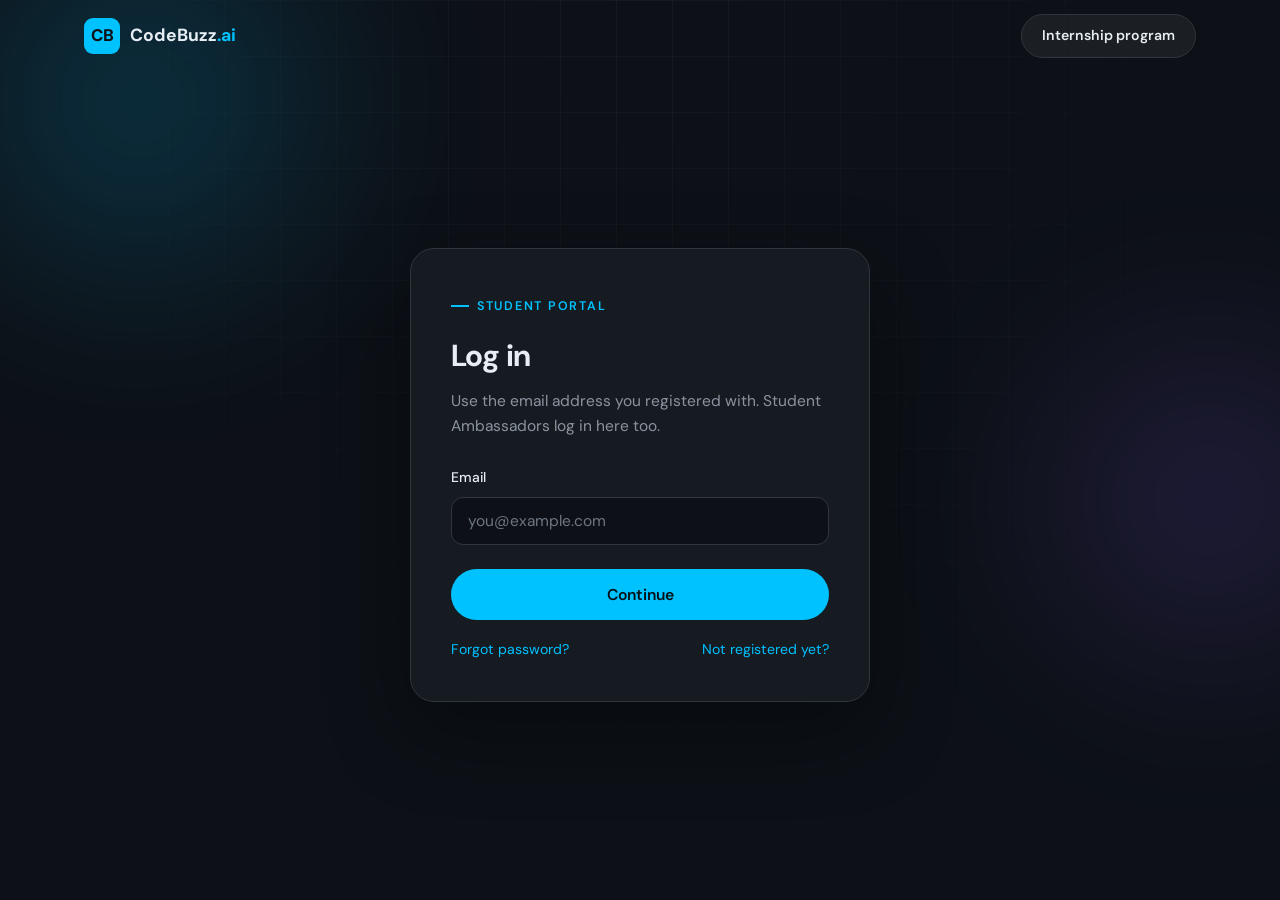
<file: internship/certificate.html>
<!DOCTYPE html>
<html lang="en">
<head>
  <meta charset="UTF-8" />
  <meta name="viewport" content="width=device-width, initial-scale=1.0" />
  <title>My Certificate · CodeBuzz AI Internship Program</title>
  <meta name="robots" content="noindex" />
  <meta name="theme-color" content="#0D1117" />
  <link rel="icon" type="image/png" href="../assets/images/favicon.png" />
  <link rel="preconnect" href="https://fonts.googleapis.com" />
  <link rel="preconnect" href="https://fonts.gstatic.com" crossorigin />
  <link href="https://fonts.googleapis.com/css2?family=DM+Sans:wght@300;400;500;600;700;800&family=JetBrains+Mono:wght@400;500&display=swap" rel="stylesheet" />
  <link rel="stylesheet" href="assets/internship.css" />
  <!-- Analytics: PostHog + Meta Pixel + Google Analytics 4 (assets/js/analytics.js) -->
  <script src="/assets/js/analytics.js"></script>
  <noscript><img height="1" width="1" style="display:none" alt="" src="https://www.facebook.com/tr?id=1393333359453502&ev=PageView&noscript=1"/></noscript>
</head>
<body>
  <div class="fx" aria-hidden="true"><div class="grid-bg"></div><div class="orb o1"></div><div class="orb o2"></div></div>
  <nav class="nav">
    <div class="container nav-inner">
      <a href="../" class="logo" aria-label="CodeBuzz.ai home"><div class="logo-badge">CB</div><span>CodeBuzz<span class="accent">.ai</span></span></a>
      <a href="dashboard.html" class="btn btn-ghost btn-sm" id="back">Back to my internship</a>
    </div>
  </nav>

  <main class="portal">
    <div class="container cert-page">
      <div class="portal-head">
        <div>
          <span class="eyebrow" id="eyebrow">Certificate</span>
          <h1 id="title">Loading your certificate&hellip;</h1>
          <p id="sub"></p>
        </div>
        <div class="cert-actions" id="actions" hidden>
          <button class="btn btn-primary" type="button" id="dlPdf">Download Certificate (PDF)</button>
          <button class="btn btn-ghost" type="button" id="dlPng">Download as image</button>
        </div>
      </div>
      <div class="msg" id="m" role="alert"></div>
      <div class="cert-frame" id="frame" hidden><canvas id="cert" aria-label="Certificate preview"></canvas></div>
      <p class="muted cert-note" id="note" hidden></p>
    </div>
  </main>

  <footer class="footer" style="margin-top:60px">
    <div class="container">
      <a href="../" class="logo"><div class="logo-badge">CB</div><span>CodeBuzz<span class="accent">.ai</span></span></a>
      <span><a href="terms.html">Terms</a> · <a href="verify.html">Verify certificate</a> · Need help? <a href="mailto:info@codebuzz.ai">info@codebuzz.ai</a></span>
    </div>
  </footer>

  <script src="../assets/js/site-protect.js"></script>
  <script src="assets/config.js"></script>
  <script src="assets/common.js"></script>
  <script src="assets/portal.js"></script>
  <script src="assets/certificate.js"></script>
  <script>
  (function () {
    var P = window.Portal, C = window.CBCertificate, $ = function (x) { return document.getElementById(x); };
    var sample = /[?&]sample=1/.test(location.search);

    function show(data) {
      $('title').textContent = sample ? 'Certificate template' : 'Your certificate';
      $('sub').textContent = sample ? 'A sample with placeholder details. Real certificates carry the student\u2019s name, internship period and Unique ID.'
        : 'Unique ID: ' + data.certificateId;
      $('frame').hidden = false;
      C.draw($('cert'), data, 2246).then(function () {
        $('actions').hidden = false;
        $('note').hidden = false;
        $('note').innerHTML = 'Anyone can confirm this certificate at <a href="verify.html?id=' + encodeURIComponent(data.certificateId) + '">' + P.esc(P.CFG.certificate.verifyUrl) + '</a> using the Unique ID.';
      });
      function wire(btn, fn, label) {
        btn.addEventListener('click', function () {
          P.busy(btn, true, 'Preparing\u2026');
          fn(data).then(function () { P.busy(btn, false); }, function () {
            P.busy(btn, false);
            P.msg($('m'), 'Could not create the ' + label + ' on this device. Please try again in Chrome on a computer.');
          });
        });
      }
      wire($('dlPdf'), C.downloadPdf, 'PDF');
      wire($('dlPng'), C.downloadPng, 'image');
    }

    if (sample) {
      $('back').hidden = true;
      show({ fullName: 'Student Name', college: 'Name of the College', from: P.CFG.batches[0], to: '2026-11-29',
        certificateId: 'CBI26-SAMPLE', issuedOn: '2026-11-29', sample: true });
      return;
    }
    if (!P.token('student')) { location.replace('login.html'); return; }

    P.api('/student/me', { auth: 'student' }).then(function (r) {
      if (r.status === 402 && r.data.paymentRequired) { location.replace('payment.html?id=' + encodeURIComponent(r.data.registrationId)); return; }
      if (!r.ok) { $('title').textContent = 'Certificate'; return P.msg($('m'), r.data.message || 'Could not load your certificate.'); }
      var d = r.data, cert = d.certificate || {};
      if (!cert.enabled) {
        $('title').textContent = 'Not available yet';
        $('sub').textContent = 'Your certificate appears here once you complete the program and the CodeBuzz.ai team enables it.';
        return;
      }
      show({ fullName: d.student.fullName, college: d.student.college, from: d.internship.from, to: d.internship.to,
        certificateId: cert.certificateId, issuedOn: cert.issuedOn });
    });
  })();
  </script>
</body>
</html>
</file>
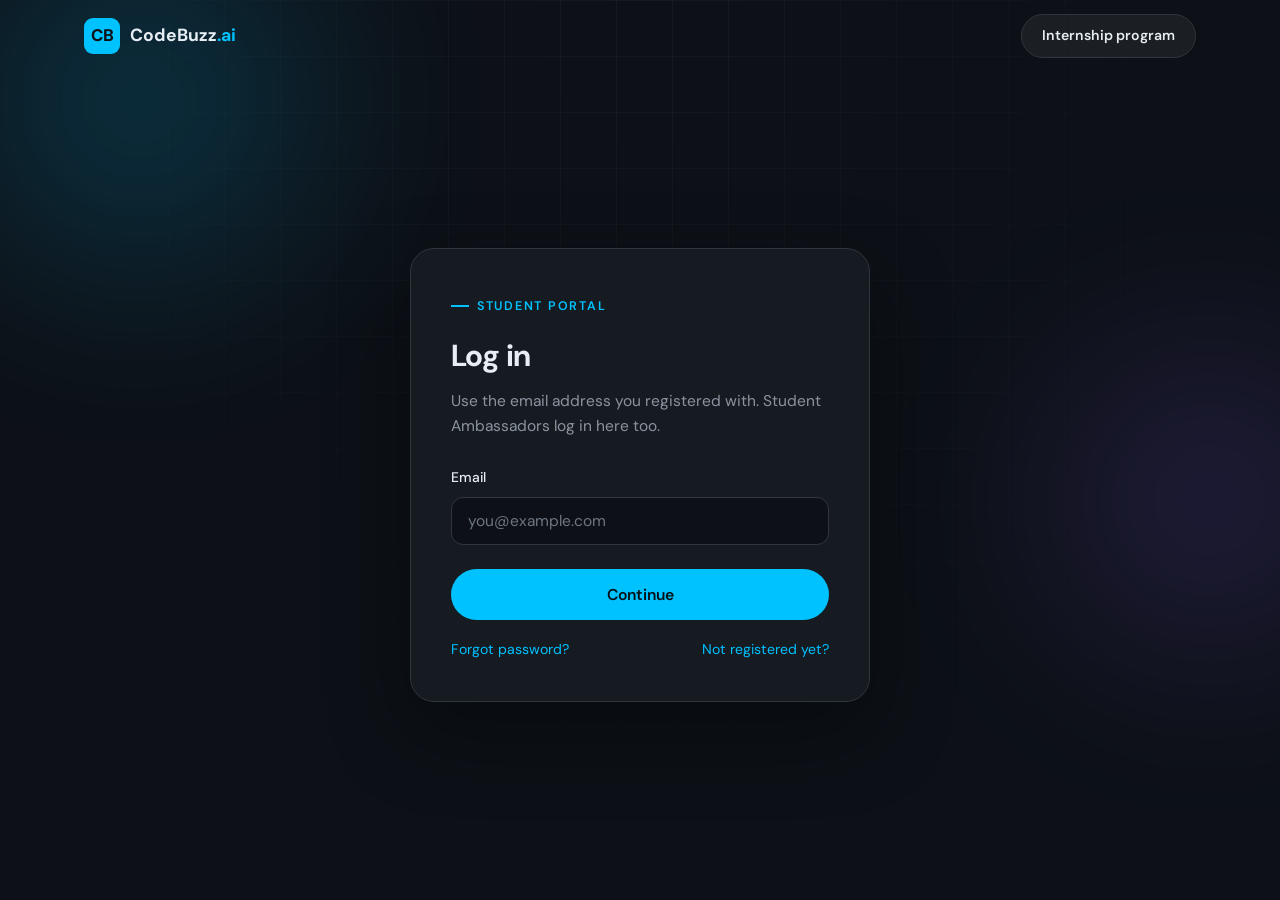
<file: internship/dashboard.html>
<!DOCTYPE html>
<html lang="en">
<head>
  <meta charset="UTF-8" />
  <meta name="viewport" content="width=device-width, initial-scale=1.0" />
  <title>My Internship · CodeBuzz AI Internship Program</title>
  <meta name="robots" content="noindex" />
  <meta name="theme-color" content="#0D1117" />
  <link rel="icon" type="image/png" href="../assets/images/favicon.png" />
  <link rel="preconnect" href="https://fonts.googleapis.com" />
  <link rel="preconnect" href="https://fonts.gstatic.com" crossorigin />
  <link href="https://fonts.googleapis.com/css2?family=DM+Sans:wght@300;400;500;600;700;800&family=JetBrains+Mono:wght@400;500&display=swap" rel="stylesheet" />
  <link rel="stylesheet" href="assets/internship.css" />
  <!-- Analytics: PostHog + Meta Pixel + Google Analytics 4 (assets/js/analytics.js) -->
  <script src="/assets/js/analytics.js"></script>
  <noscript><img height="1" width="1" style="display:none" alt="" src="https://www.facebook.com/tr?id=1393333359453502&ev=PageView&noscript=1"/></noscript>
</head>
<body>
  <div class="fx" aria-hidden="true"><div class="grid-bg"></div><div class="orb o1"></div><div class="orb o2"></div></div>
  <nav class="nav">
    <div class="container nav-inner">
      <a href="../" class="logo" aria-label="CodeBuzz.ai home"><div class="logo-badge">CB</div><span>CodeBuzz<span class="accent">.ai</span></span></a>
      <button class="btn btn-ghost btn-sm" id="logout" type="button">Log out</button>
    </div>
  </nav>

  <main class="portal">
    <div class="container">
      <div class="portal-head">
        <div>
          <span class="eyebrow" id="eyebrow">Student portal</span>
          <h1 id="hello">Loading your internship&hellip;</h1>
          <p id="sub" class="mono"></p>
        </div>
      </div>

      <div class="msg" id="m" role="alert"></div>

      <div class="cards" id="content" hidden>
        <div class="card wide">
          <div class="stat-row">
            <div class="stat"><strong id="st-intern">&mdash;</strong><span id="st-intern-l">Internship</span></div>
            <div class="stat"><strong id="st-pay">&mdash;</strong><span id="st-pay-l">Payment</span></div>
            <div class="stat"><strong id="st-friends">0</strong><span>Friends joined</span></div>
            <div class="stat"><strong id="st-cash">&#8377;0</strong><span>Cashback earned</span></div>
          </div>
        </div>

        <!-- Certificate: shown once an admin enables it -->
        <div class="card wide cert-card" id="certCard" hidden>
          <div>
            <h2>Your certificate is ready <span class="tag green">Completed</span></h2>
            <p>Congratulations on completing the program. Unique ID: <span class="mono" id="certId"></span></p>
          </div>
          <a class="btn btn-primary" href="certificate.html">Download Certificate</a>
        </div>

        <!-- Referral code -->
        <!-- "Choose date later": pick a batch -->
        <div class="card wide choose-card" id="chooseCard" hidden>
          <h2>Choose your batch <span class="tag blue">Step 1 of 2</span></h2>
          <p class="muted">Pick any upcoming batch. Each runs Monday to Sunday of the following week (2 weeks). After you confirm, you'll pay to secure your seat.</p>
          <div class="choose-grid" id="chooseGrid"></div>
          <label class="addon" id="chHardcopyWrap">
            <input type="checkbox" id="chHardcopy" />
            <span>
              <strong>Add a printed certificate <b class="addon-price">+&#8377;<span id="chHcFee">150</span></b></strong>
              <small>Couriered to your home address after you complete the program. Courier charges included. Optional.</small>
            </span>
          </label>
          <div class="breakup" style="margin-top:16px">
            <h3>Fee summary</h3>
            <div class="bk-row"><span>Internship fee</span><b id="chFee">&#8377;1,999</b></div>
            <div class="bk-row" id="chHcRow" hidden><span>Certificate hard copy <small>(incl. courier)</small></span><b id="chHc">&#8377;150</b></div>
            <div class="bk-row bk-total"><span>Total</span><b id="chTotal">&#8377;1,999</b></div>
          </div>
          <button class="btn btn-primary" type="button" id="chConfirm" disabled>Confirm batch</button>
          <div class="msg" id="m-choose" role="alert"></div>
        </div>

        <div class="card wide" id="refCard"></div>

        <div class="card" id="internCard">
          <h2>Internship details <span class="tag" id="intern-tag"></span></h2>
          <dl class="kv" id="intern"></dl>
        </div>

        <div class="card" id="payCard">
          <h2>Payment <span class="tag" id="pay-tag"></span></h2>
          <dl class="kv" id="pay"></dl>
          <div id="pay-action"></div>
        </div>

        <div class="card wide">
          <h2>Referrals &amp; cashback</h2>
          <dl class="kv" id="ref-by" style="margin-bottom:18px"></dl>
          <div class="stat-row" style="margin-bottom:18px">
            <div class="stat"><strong id="rt-ref">0</strong><span>Friends referred</span></div>
            <div class="stat"><strong id="rt-earned">&#8377;0</strong><span>Cashback earned</span></div>
            <div class="stat"><strong id="rt-paid">&#8377;0</strong><span>Cashback paid to you</span></div>
            <div class="stat"><strong id="rt-due">&#8377;0</strong><span>Cashback to be paid</span></div>
          </div>
          <div class="table-wrap" id="ref-table"></div>
          <div class="hold-note" id="holdNote" hidden></div>
          <p class="muted" style="font-size:.82rem;margin-top:12px">Cashback is earned when your friend completes their payment. CodeBuzz.ai sends it to your registered mobile number by UPI/bank transfer; the transaction reference appears here.</p>
        </div>

        <div class="card">
          <h2>My details</h2>
          <dl class="kv" id="me"></dl>
        </div>

        <div class="card">
          <h2>Change password</h2>
          <form id="f-pw" novalidate>
            <div class="field">
              <label for="cur">Current password</label>
              <div class="pw-wrap"><input class="ctrl" id="cur" type="password" autocomplete="current-password" maxlength="72" /><button class="pw-toggle" type="button">Show</button></div>
            </div>
            <div class="field" style="margin-top:14px">
              <label for="npw">New password</label>
              <div class="pw-wrap"><input class="ctrl" id="npw" type="password" autocomplete="new-password" maxlength="72" /><button class="pw-toggle" type="button">Show</button></div>
            </div>
            <div class="field" style="margin-top:14px">
              <label for="npw2">Confirm new password</label>
              <div class="pw-wrap"><input class="ctrl" id="npw2" type="password" autocomplete="new-password" maxlength="72" /><button class="pw-toggle" type="button">Show</button></div>
            </div>
            <button class="btn btn-ghost" type="submit" style="margin-top:18px">Update password</button>
          </form>
          <div class="msg" id="m-pw" role="alert"></div>
        </div>
      </div>
    </div>
  </main>

  <!-- Confirmation before fixing the batch -->
  <div class="modal" id="chModal" role="dialog" aria-modal="true" aria-labelledby="chModalTitle">
    <div class="auth-card confirm-card">
      <h1 id="chModalTitle">Confirm your batch?</h1>
      <div class="sub" id="chModalBody"></div>
      <button class="btn btn-primary" type="button" id="chModalOk">Yes, confirm &amp; continue to payment</button>
      <button class="btn btn-ghost" type="button" id="chModalCancel" style="margin-top:10px">Go back</button>
      <div class="msg" id="m-chmodal" role="alert"></div>
    </div>
  </div>

  <footer class="footer" style="margin-top:60px">
    <div class="container">
      <a href="../" class="logo"><div class="logo-badge">CB</div><span>CodeBuzz<span class="accent">.ai</span></span></a>
      <span><a href="terms.html">Terms</a> · <a href="verify.html">Verify certificate</a> · Need help? <a href="mailto:info@codebuzz.ai">info@codebuzz.ai</a></span>
    </div>
  </footer>

  <script src="../assets/js/site-protect.js"></script>
  <script src="assets/config.js"></script>
  <script src="assets/common.js"></script>
  <script src="assets/portal.js"></script>
  <script>
  (function () {
    var P = window.Portal, $ = function (x) { return document.getElementById(x); }, e = P.esc;
    if (!P.token('student')) { location.replace('login.html'); return; }
    P.wirePasswordToggles();

    $('logout').addEventListener('click', function () { P.store('student', ''); location.replace('login.html'); });

    function kv(el, rows) {
      el.innerHTML = rows.filter(function (r) { return r; }).map(function (r) { return '<dt>' + e(r[0]) + '</dt><dd>' + (r[2] ? r[1] : e(r[1])) + '</dd>'; }).join('');
    }
    var STATE = { upcoming: ['Upcoming', 'blue'], in_progress: ['In progress', 'green'], completed: ['Completed', 'green'], unknown: ['—', ''] };
    var REWARD = { pending: ['Waiting for friend’s payment', 'amber'], earned: ['Earned — to be paid', 'blue'], paid: ['Paid to you', 'green'], cancelled: ['Cancelled', 'red'] };
    function tag(el, text, cls) { el.textContent = text; el.className = 'tag ' + (cls || ''); }

    // Referral code card + referrals table (students and ambassadors)
    function fillReferrals(ref, amb) {
      var who = amb ? 'junior' : 'friend';
      if (ref.code) {
        var wa = 'https://wa.me/?text=' + encodeURIComponent('Join the CodeBuzz AI Internship Program (2 weeks, certificate included). Use my referral code ' + ref.code + ' when you register: ' + ref.shareUrl);
        $('refCard').innerHTML =
          '<h2>Your referral code <span class="tag green">Earn ' + P.inr(ref.rewardPerReferralInr) + ' per ' + who + '</span></h2>' +
          '<div class="copy-inline"><span class="ref-code-sm" style="font-size:1.4rem">' + e(ref.code) + '</span>' +
          '<button class="copy-btn" id="cp-code" type="button">Copy code</button>' +
          '<button class="copy-btn" id="cp-link" type="button">Copy link</button>' +
          '<a class="copy-btn" href="' + e(wa) + '" target="_blank" rel="noopener">Share on WhatsApp</a></div>' +
          '<p class="muted" style="font-size:.88rem;margin-top:14px">' + (amb ? 'Juniors' : 'Friends') + ' enter this code in the “Referral code” field when they register. You earn ' + P.inr(ref.rewardPerReferralInr) + ' for every ' + who + ' who completes their payment — no limit.</p>';
        $('cp-code').onclick = function () { P.copy(ref.code, this, 'Copy code'); };
        $('cp-link').onclick = function () { P.copy(ref.shareUrl, this, 'Copy link'); };
      }

      $('rt-ref').textContent = ref.totals.referred;
      $('rt-earned').textContent = P.inr(ref.totals.earnedInr);
      $('rt-paid').textContent = P.inr(ref.totals.paidOutInr);
      $('rt-due').textContent = P.inr(ref.totals.dueInr);
      $('st-friends').textContent = ref.totals.joined;
      $('st-cash').textContent = P.inr(ref.totals.earnedInr);
      if (!ref.referrals.length) {
        $('ref-table').innerHTML = '<div class="empty">No referrals yet. Share your code to start earning.</div>';
      } else {
        $('ref-table').innerHTML = '<table class="tbl"><thead><tr><th>' + (amb ? 'Junior' : 'Friend') + '</th><th>Registered</th><th>Their payment</th><th>Cashback</th><th class="num">Amount</th><th>Paid to you</th></tr></thead><tbody>' +
          ref.referrals.map(function (x) {
            var rs = x.demo && x.rewardStatus !== 'cancelled' ? ['Demo — no cashback', 'violet'] : (REWARD[x.rewardStatus] || [x.rewardStatus, '']);
            return '<tr><td>' + e(x.name) + '</td><td>' + P.date(x.registeredOn) + '</td>' +
              '<td>' + (x.paymentDone !== 'Yes' ? '<span class="tag amber">Pending</span>' : (x.demo ? '<span class="tag violet">Demo paid</span>' : '<span class="tag green">Paid</span>')) + '</td>' +
              '<td><span class="tag ' + rs[1] + '">' + rs[0] + '</span></td><td class="num">' + P.inr(x.amountInr) + '</td>' +
              '<td>' + (x.paidOn ? P.date(x.paidOn) + '<br><span class="muted mono">' + e(x.payoutReference) + '</span>' : '<span class="muted">—</span>') + '</td></tr>';
          }).join('') + '</tbody></table>';
      }
      if (!amb && ref.payoutOnHold) {
        $('holdNote').textContent = 'Your cashback is sent once your own payment is complete.';
        $('holdNote').hidden = false;
      }
    }

    // "Choose date later": pick a batch, confirm it in a popup, then go to payment
    function showChooser(i, p, s) {
      var chosen = '', fee = p.feeInr, hc = p.hardcopyFeeInr || 150;
      var paidAlready = p.paymentDone === 'Yes';
      $('chooseCard').hidden = false;
      if (paidAlready) {
        // Already paid: just pick the batch
        $('chHardcopyWrap').hidden = true;
        $('chooseCard').querySelector('.breakup').hidden = true;
        $('chooseCard').querySelector('.tag').textContent = 'Paid \u2014 choose your dates';
        $('chModalOk').textContent = 'Yes, confirm my batch';
      }
      $('chHcFee').textContent = hc;
      function sync() {
        var on = $('chHardcopy').checked;
        $('chFee').textContent = P.inr(fee); $('chHc').textContent = P.inr(hc);
        $('chHcRow').hidden = !on; $('chTotal').textContent = P.inr(fee + (on ? hc : 0));
      }
      $('chHardcopy').checked = !!(p.price && p.price.certificateHardcopy);   // remember the choice made at registration
      $('chHardcopy').addEventListener('change', sync); sync();
      if (!i.openBatches.length) {
        $('chooseGrid').innerHTML = '<div class="empty">No batches are open right now. Write to info@codebuzz.ai and we\u2019ll help you.</div>';
        return;
      }
      $('chooseGrid').innerHTML = i.openBatches.map(function (b) {
        return '<label class="choose-opt"><input type="radio" name="chBatch" value="' + e(b.start) + '" data-no="' + b.number + '" data-end="' + e(b.end) + '">' +
          '<small>Batch ' + String(b.number).padStart(2, '0') + '</small><b>' + P.date(b.start) + ' \u2192 ' + P.date(b.end) + '</b></label>';
      }).join('');
      $('chooseGrid').querySelectorAll('input').forEach(function (r) {
        r.addEventListener('change', function () { chosen = r.value; $('chConfirm').disabled = false; P.msg($('m-choose'), ''); });
      });
      $('chConfirm').addEventListener('click', function () {
        var r = $('chooseGrid').querySelector('input:checked');
        if (!r) return P.msg($('m-choose'), 'Pick a batch first.');
        var on = $('chHardcopy').checked;
        $('chModalBody').innerHTML =
          '<div class="change-list"><div><span>Batch</span><p><b>Batch ' + String(r.dataset.no).padStart(2, '0') + '</b><br>' + P.date(r.value) + ' \u2192 ' + P.date(r.dataset.end) + '</p></div>' +
          (paidAlready ? '</div>' :
          '<div><span>Certificate</span><p>' + (on ? 'Digital + printed hard copy' : 'Digital') + '</p></div>' +
          '<div><span>To pay</span><p><b>' + P.inr(fee + (on ? hc : 0)) + '</b></p></div></div>') +
          '<div class="warn-note" style="margin-top:14px"><span>Please check the dates. <b>Once confirmed, your batch can\u2019t be changed here</b> \u2014 write to info@codebuzz.ai if you need help. The internship fee is non-refundable.</span></div>';
        P.msg($('m-chmodal'), '');
        $('chModal').classList.add('open');
      });
      $('chModalCancel').addEventListener('click', function () { $('chModal').classList.remove('open'); });
      $('chModalOk').addEventListener('click', function () {
        var btn = this;
        P.busy(btn, true, 'Confirming\u2026');
        P.api('/student/choose-batch', { body: { internshipFrom: chosen, confirm: true }, auth: 'student' }).then(function (r) {
          P.busy(btn, false);
          if (!r.ok) return P.msg($('m-chmodal'), r.data.message || 'Could not confirm the batch.');
          if (paidAlready) { location.reload(); return; }
          location.href = 'payment.html?id=' + encodeURIComponent(s.registrationId) + '&hardcopy=' + ($('chHardcopy').checked ? '1' : '0');
        });
      });
    }

    P.api('/student/me', { auth: 'student' }).then(function (r) {
      // Scheduled batch, not paid yet → payment first
      if (r.status === 402 && r.data.paymentRequired) { location.replace('payment.html?id=' + encodeURIComponent(r.data.registrationId)); return; }
      if (!r.ok) return P.msg($('m'), r.data.message || 'Could not load your details.');
      var d = r.data, s = d.student, i = d.internship, p = d.payment, ref = d.referral;
      var amb = d.participantType === 'ambassador';

      $('hello').textContent = 'Hi, ' + s.fullName.split(' ')[0];
      $('sub').textContent = (amb ? 'Ambassador ID: ' : 'Unique ID: ') + s.registrationId;
      $('content').hidden = false;
      fillReferrals(ref, amb);

      if (amb) {
        // Student Ambassadors: no internship or payment, just referrals
        $('eyebrow').textContent = 'Student Ambassador portal';
        $('internCard').hidden = true; $('payCard').hidden = true;
        $('st-intern').textContent = ref.totals.referred; $('st-intern-l').textContent = 'Juniors referred';
        $('st-pay').textContent = P.inr(ref.totals.dueInr); $('st-pay-l').textContent = 'Cashback to be paid';
        document.querySelectorAll('.stat span').forEach(function (sp) { sp.textContent = sp.textContent.replace(/^Friends /, 'Juniors '); });
        $('ref-by').hidden = true;
        kv($('me'), [
          ['Ambassador ID', '<span class="mono">' + e(s.registrationId) + '</span>', true],
          ['Name', s.fullName], ['Email', s.email], ['Mobile', '+91 ' + s.phone],
          ['Registered on', P.date(s.registeredAt)]
        ]);
        return;
      }

      // Certificate (enabled by an admin after the program is completed)
      var cert = d.certificate || {};
      if (cert.enabled) { $('certId').textContent = cert.certificateId || ''; $('certCard').hidden = false; }

      // Summary
      var st = STATE[i.state] || STATE.unknown;
      $('st-intern').textContent = st[0];
      // 'test' = paid with Razorpay test (demo) keys: no real money
      var demo = p.paymentDone === 'Yes' && p.paymentMode === 'test';
      var payText = p.paymentDone !== 'Yes' ? 'Pending' : (demo ? 'Demo paid' : 'Paid');
      $('st-pay').textContent = payText;
      $('st-pay').style.color = p.paymentDone !== 'Yes' ? '#FEBC2E' : (demo ? '#C9B6FF' : 'var(--green)');

      // Internship
      var later = i.dateMode === 'later';
      if (later) { tag($('intern-tag'), 'Choose your batch', 'blue'); $('st-intern').textContent = 'Pick a batch'; showChooser(i, p, s); }
      else tag($('intern-tag'), st[0], st[1]);
      kv($('intern'), [
        ['Program', 'CodeBuzz AI Internship Program'],
        ['Batch', later ? 'Not chosen yet' : i.dateMode === 'custom' ? 'Custom dates' : (i.batchNumber ? 'Batch ' + String(i.batchNumber).padStart(2, '0') : 'Scheduled batch')],
        later ? null : ['From', P.date(i.from)],
        later ? null : ['To', P.date(i.to)],
        ['Duration', '2 weeks'],
        ['Mode', 'Virtual · live on Zoom'],
        ['Certificate', (p.price && p.price.certificateHardcopy ? 'Digital + printed hard copy (courier)' : 'Digital') +
          (cert.enabled ? ' \u00b7 <a href="certificate.html" style="color:var(--brand)">Download Certificate</a>' : ' <span class="muted">\u00b7 available after you complete the program</span>'), true]
      ]);

      // Payment
      tag($('pay-tag'), payText, p.paymentDone !== 'Yes' ? 'amber' : (demo ? 'violet' : 'green'));
      kv($('pay'), [
        ['Internship fee', P.inr(p.feeInr)],
        p.price && p.price.certificateHardcopy ? ['Certificate hard copy', P.inr(p.price.hardcopyInr)] : null,
        ['Status', p.paymentDone !== 'Yes' ? 'Not paid yet' : (demo ? 'Demo paid (Razorpay test mode)' : 'Paid')],
        p.paymentDone === 'Yes' ? ['Amount paid', P.inr(p.amountPaidInr)] : null,
        p.paymentId ? ['Payment ID', '<span class="mono">' + e(p.paymentId) + '</span>', true] : null,
        p.paidAt ? ['Paid on', P.date(p.paidAt)] : null,
        ['Attempts', String(p.attempts.length)]
      ]);
      var soon = '<button class="btn btn-primary" style="margin-top:18px" type="button" disabled>Pay now \u00b7 coming soon</button>' +
        '<p class="pay-note"><span class="pay-soon">Soon payment gateway will be enabled. Your registration is saved \u2014 we\u2019ll email you as soon as you can pay.</span></p>';
      if (!(window.CB_INTERNSHIP || {}).paymentsEnabled && (p.paymentDone !== 'Yes' || (demo && p.paymentsLive))) {
        $('pay-action').innerHTML = soon;
      } else if (demo) {
        $('pay-action').innerHTML = '<div class="demo-note">This was a <b>demo payment</b> made in Razorpay test mode \u2014 no real money was charged.' +
          (p.paymentsLive ? '</div><a class="btn btn-primary" style="margin-top:14px" href="payment.html?id=' + encodeURIComponent(s.registrationId) + '">Complete real payment \u00b7 ' + P.inr(p.feeInr) + '</a>' : ' Your seat is confirmed once a real payment is made.</div>');
      } else if (p.paymentDone !== 'Yes') {
        $('pay-action').innerHTML = '<a class="btn btn-primary" style="margin-top:18px" href="payment.html?id=' + encodeURIComponent(s.registrationId) + '">Pay ' + P.inr(p.price ? p.price.totalInr : p.feeInr) + '</a>';
      }

      // Referred by
      kv($('ref-by'), [
        ['Referred by', ref.referredBy ? e(ref.referredBy.name) + ' <span class="muted mono">(' + e(ref.referredBy.code) + ')</span>' : 'No one', true]
      ]);

      // My details
      kv($('me'), [
        ['Unique ID', '<span class="mono">' + e(s.registrationId) + '</span>', true],
        ['Name', s.fullName], ['Father’s name', s.fatherName], ['Date of birth', P.date(s.dateOfBirth)],
        ['Email', s.email], ['Mobile', '+91 ' + s.phone], ['College', s.college],
        ['Degree', s.degree + ' · ' + s.course], ['Year', s.collegeYear + ['', 'st', 'nd', 'rd', 'th', 'th'][s.collegeYear] + ' year'],
        ['Address', s.homeAddress], ['Registered on', P.date(s.registeredAt)]
      ]);
    });

    $('f-pw').addEventListener('submit', function (ev) {
      ev.preventDefault();
      var btn = this.querySelector('button[type=submit]');
      var body = { currentPassword: $('cur').value, password: $('npw').value, confirmPassword: $('npw2').value };
      if (!P.PW_RULE.test(body.password)) return P.msg($('m-pw'), 'New password must be 8–72 characters with a letter and a number.');
      if (body.password !== body.confirmPassword) return P.msg($('m-pw'), 'Passwords don’t match.');
      P.busy(btn, true, 'Saving…');
      P.api('/student/change-password', { body: body, auth: 'student', noRedirect: true }).then(function (r) {
        P.busy(btn, false);
        if (!r.ok) return P.msg($('m-pw'), r.data.message || 'Could not update the password.');
        P.store('student', r.data.token);
        $('f-pw').reset();
        P.msg($('m-pw'), 'Password updated.', 'ok');
      });
    });
  })();
  </script>
</body>
</html>
</file>
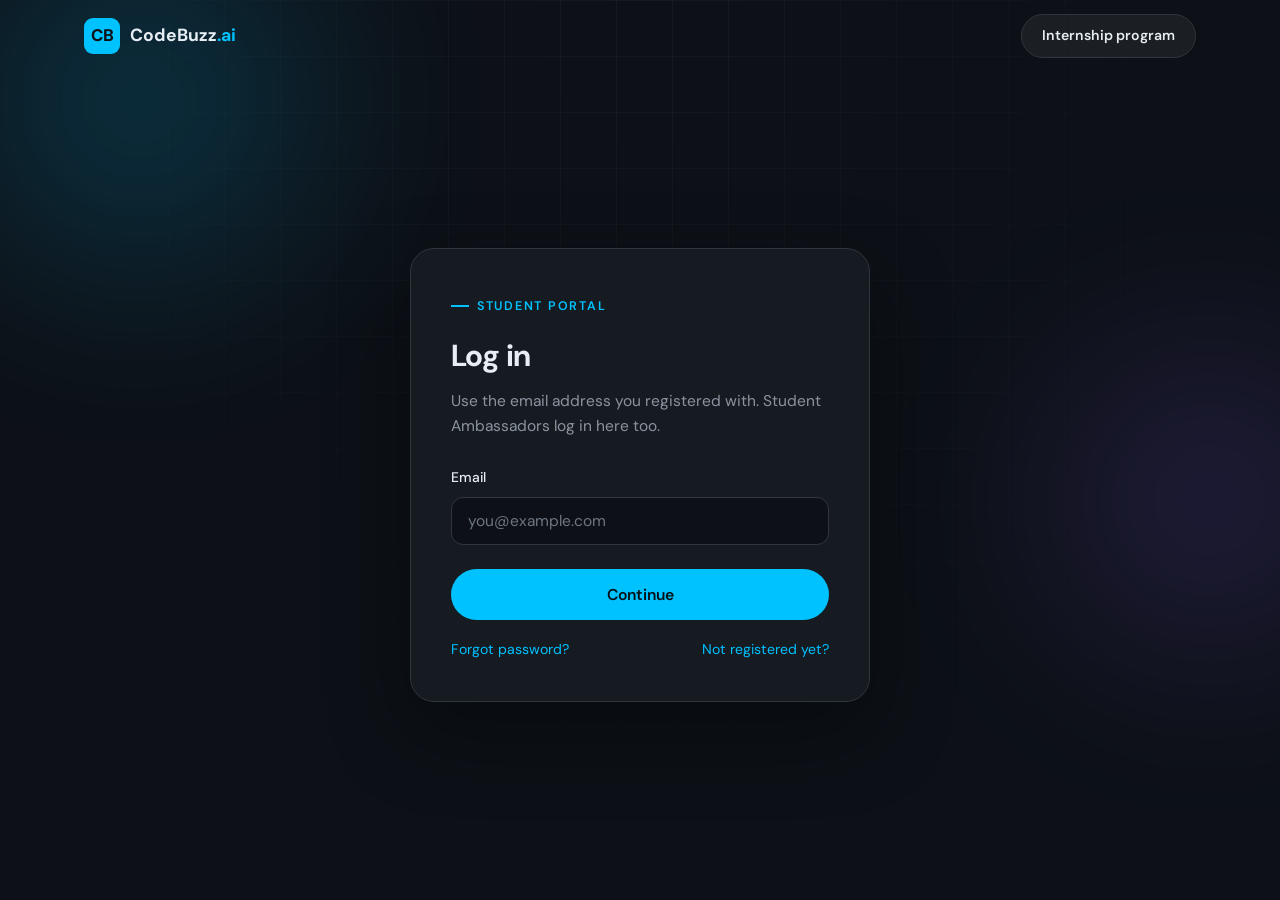
<file: internship/login.html>
<!DOCTYPE html>
<html lang="en">
<head>
  <meta charset="UTF-8" />
  <meta name="viewport" content="width=device-width, initial-scale=1.0" />
  <title>Student Login · CodeBuzz AI Internship Program</title>
  <meta name="description" content="Log in to the CodeBuzz AI Internship student portal." />
  <meta name="theme-color" content="#0D1117" />
  <link rel="icon" type="image/png" href="../assets/images/favicon.png" />
  <link rel="preconnect" href="https://fonts.googleapis.com" />
  <link rel="preconnect" href="https://fonts.gstatic.com" crossorigin />
  <link href="https://fonts.googleapis.com/css2?family=DM+Sans:wght@300;400;500;600;700;800&family=JetBrains+Mono:wght@400;500&display=swap" rel="stylesheet" />
  <link rel="stylesheet" href="assets/internship.css" />
  <!-- Analytics: PostHog + Meta Pixel + Google Analytics 4 (assets/js/analytics.js) -->
  <script src="/assets/js/analytics.js"></script>
  <noscript><img height="1" width="1" style="display:none" alt="" src="https://www.facebook.com/tr?id=1393333359453502&ev=PageView&noscript=1"/></noscript>
</head>
<body>
  <div class="fx" aria-hidden="true"><div class="grid-bg"></div><div class="orb o1"></div><div class="orb o2"></div></div>

  <nav class="nav">
    <div class="container nav-inner">
      <a href="../" class="logo" aria-label="CodeBuzz.ai home"><div class="logo-badge">CB</div><span>CodeBuzz<span class="accent">.ai</span></span></a>
      <a href="./" class="btn btn-ghost btn-sm">Internship program</a>
    </div>
  </nav>

  <main class="auth-wrap">
    <div class="auth-card">

      <!-- Step 1: email -->
      <section class="view active" id="v-id">
        <span class="eyebrow">Student portal</span>
        <h1>Log in</h1>
        <p class="sub">Use the email address you registered with. Student Ambassadors log in here too.</p>
        <form id="f-id" novalidate>
          <div class="field">
            <label for="email">Email</label>
            <input class="ctrl" id="email" type="email" autocomplete="username" inputmode="email" placeholder="you@example.com" maxlength="150" />
          </div>
          <button class="btn btn-primary" type="submit">Continue</button>
        </form>
        <div class="msg" id="m-id" role="alert"></div>
        <div class="auth-links">
          <button class="link-btn" type="button" data-go="v-forgot-pw">Forgot password?</button>
          <a href="register.html">Not registered yet?</a>
        </div>
      </section>

      <!-- Step 2a: password -->
      <section class="view" id="v-login">
        <span class="eyebrow">Student portal</span>
        <h1>Welcome back</h1>
        <p class="sub">Enter your password to continue.</p>
        <div class="who"><span data-who></span><button class="link-btn" type="button" data-go="v-id">Change</button></div>
        <form id="f-login" novalidate>
          <input type="email" autocomplete="username" data-who-input hidden />
          <div class="field">
            <label for="pw">Password</label>
            <div class="pw-wrap"><input class="ctrl" id="pw" type="password" autocomplete="current-password" maxlength="72" /><button class="pw-toggle" type="button">Show</button></div>
          </div>
          <button class="btn btn-primary" type="submit">Log in</button>
        </form>
        <div class="msg" id="m-login" role="alert"></div>
        <div class="auth-links">
          <button class="link-btn" type="button" data-go="v-forgot-pw">Forgot password?</button>
        </div>
      </section>

      <!-- Step 2b: no password yet → set it up from the emailed link -->
      <section class="view" id="v-setup">
        <span class="eyebrow">First time here</span>
        <h1>Set up your password</h1>
        <p class="sub">We emailed you a <b>Set up your password</b> link when you registered. Open it to choose your password, then log in here.</p>
        <div class="who"><span data-who></span><button class="link-btn" type="button" data-go="v-id">Change</button></div>
        <button class="btn btn-primary" type="button" id="b-setup">Email me a new setup link</button>
        <div class="msg" id="m-setup" role="alert"></div>
        <p class="muted" style="font-size:.82rem;margin-top:14px">Can't find it? Check your spam folder. The link works once.</p>
      </section>

      <!-- Forgot password -->
      <section class="view" id="v-forgot-pw">
        <span class="eyebrow">Forgot password</span>
        <h1>Reset your password</h1>
        <p class="sub">We'll email a reset link to your registered email address.</p>
        <form id="f-fpw" novalidate>
          <div class="field">
            <label for="fp-email">Registered email</label>
            <input class="ctrl" id="fp-email" type="email" autocomplete="username" maxlength="150" />
          </div>
          <button class="btn btn-primary" type="submit">Email me a reset link</button>
        </form>
        <div class="msg" id="m-fpw" role="alert"></div>
        <div class="auth-links"><button class="link-btn" type="button" data-go="v-id">&larr; Back to login</button></div>
      </section>

    </div>
  </main>

  <script src="../assets/js/site-protect.js"></script>
  <script src="assets/config.js"></script>
  <script src="assets/common.js"></script>
  <script src="assets/portal.js"></script>
  <script>
  (function () {
    var P = window.Portal, $ = function (x) { return document.getElementById(x); };
    var EMAIL_RE = /^[^\s@]+@[^\s@]+\.[^\s@]{2,}$/;
    var currentEmail = '';

    // Already logged in? Go straight to the dashboard.
    if (P.token('student')) { location.replace('dashboard.html'); return; }

    function go(view) {
      document.querySelectorAll('.view').forEach(function (v) { v.classList.toggle('active', v.id === view); });
      document.querySelectorAll('.msg').forEach(function (m) { P.msg(m, ''); });
      var first = $(view).querySelector('input:not([hidden])'); if (first) setTimeout(function () { first.focus(); }, 50);
    }
    document.querySelectorAll('[data-go]').forEach(function (b) {
      b.addEventListener('click', function () {
        if (b.dataset.go === 'v-forgot-pw') $('fp-email').value = currentEmail || $('email').value.trim();
        go(b.dataset.go);
      });
    });
    P.wirePasswordToggles();
    function cleanEmail(v) { return String(v || '').trim().toLowerCase(); }
    function setWho(email) {
      currentEmail = email;
      document.querySelectorAll('[data-who]').forEach(function (e) { e.textContent = email; });
      document.querySelectorAll('[data-who-input]').forEach(function (e) { e.value = email; });
    }
    function loggedIn(token) { P.store('student', token); location.replace('dashboard.html'); }

    if (/expired=1/.test(location.search)) P.msg($('m-id'), 'Your session ended. Please log in again.', 'ok');
    if (/skip=1/.test(location.search)) P.msg($('m-id'), 'You can pay anytime from your student portal. New here? Set your password with the link in your welcome email.', 'ok');

    // Step 1 → which step 2?
    $('f-id').addEventListener('submit', function (e) {
      e.preventDefault();
      var email = cleanEmail($('email').value), btn = this.querySelector('button');
      if (!EMAIL_RE.test(email)) return P.msg($('m-id'), 'Enter the email address you registered with.');
      P.busy(btn, true);
      P.api('/auth/status', { body: { email: email } }).then(function (r) {
        P.busy(btn, false);
        if (!r.ok) return P.msg($('m-id'), r.data.message || 'Something went wrong. Please try again.');
        setWho(email);
        go(r.data.passwordSet ? 'v-login' : 'v-setup');
      });
    });

    $('f-login').addEventListener('submit', function (e) {
      e.preventDefault();
      var btn = this.querySelector('button[type=submit]');
      if (!$('pw').value) return P.msg($('m-login'), 'Enter your password.');
      P.busy(btn, true, 'Logging in…');
      P.api('/auth/login', { body: { email: currentEmail, password: $('pw').value } }).then(function (r) {
        P.busy(btn, false);
        if (r.ok) return loggedIn(r.data.token);
        if (r.status === 409 && r.data.needsSetup) return go('v-setup');
        P.msg($('m-login'), r.data.message || 'Could not log in.');
      });
    });

    $('b-setup').addEventListener('click', function () {
      var btn = this;
      P.busy(btn, true, 'Sending…');
      P.api('/auth/forgot-password', { body: { email: currentEmail } }).then(function (r) {
        P.busy(btn, false);
        P.msg($('m-setup'), r.data.message || 'Something went wrong.', r.ok ? 'ok' : 'err');
      });
    });

    $('f-fpw').addEventListener('submit', function (e) {
      e.preventDefault();
      var btn = this.querySelector('button[type=submit]');
      var email = cleanEmail($('fp-email').value);
      if (!EMAIL_RE.test(email)) return P.msg($('m-fpw'), 'Enter the email address you registered with.');
      P.busy(btn, true, 'Sending…');
      P.api('/auth/forgot-password', { body: { email: email } }).then(function (r) {
        P.busy(btn, false);
        P.msg($('m-fpw'), r.data.message || 'Something went wrong.', r.ok ? 'ok' : 'err');
      });
    });

  })();
  </script>
</body>
</html>
</file>
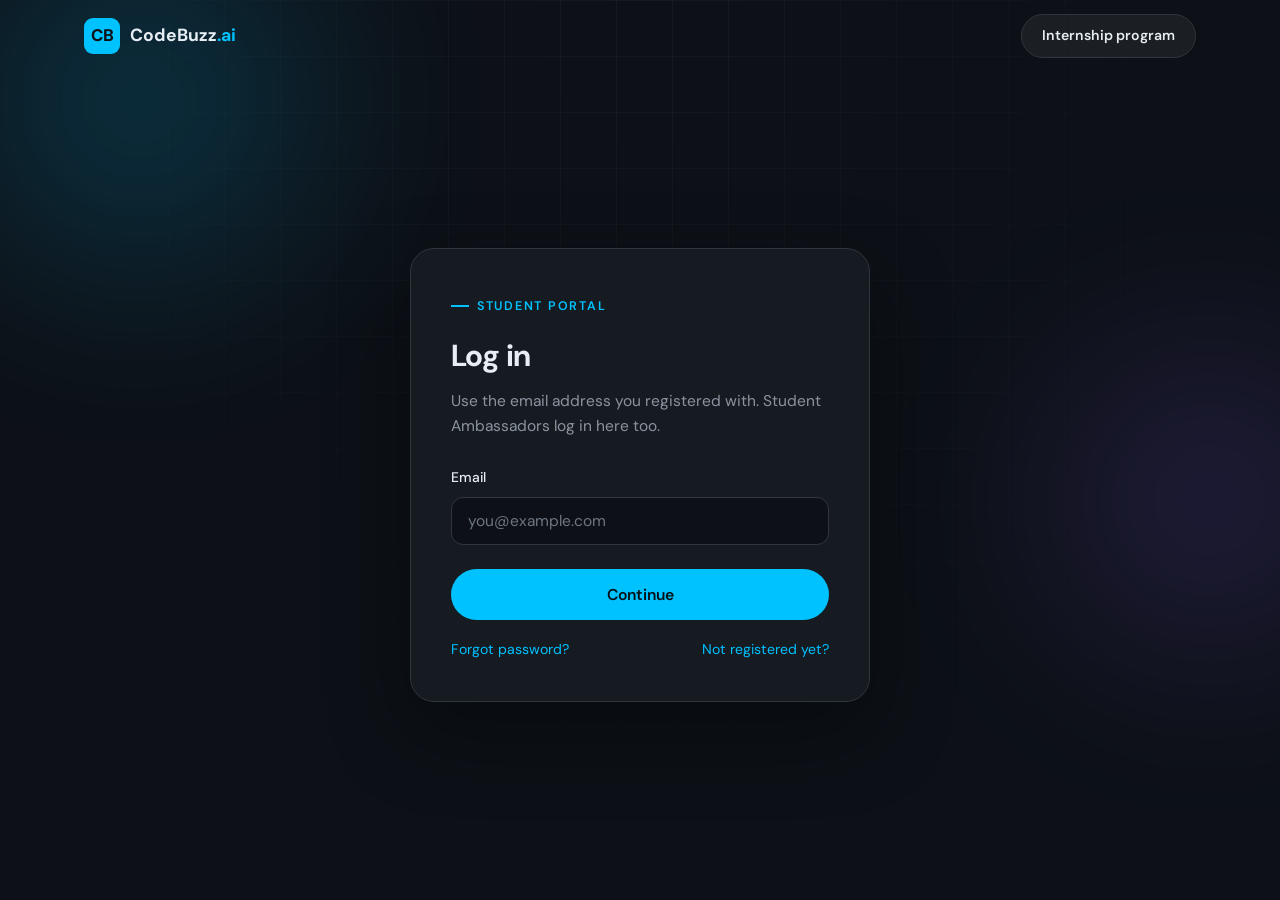
<file: internship/payment-success.html>
<!DOCTYPE html>
<html lang="en">
<head>
  <meta charset="UTF-8" />
  <meta name="viewport" content="width=device-width, initial-scale=1.0" />
  <title>Payment successful · CodeBuzz AI Internship Program</title>
  <meta name="robots" content="noindex" />
  <meta name="theme-color" content="#0D1117" />
  <link rel="icon" type="image/png" href="../assets/images/favicon.png" />
  <link rel="preconnect" href="https://fonts.googleapis.com" />
  <link rel="preconnect" href="https://fonts.gstatic.com" crossorigin />
  <link href="https://fonts.googleapis.com/css2?family=DM+Sans:wght@300;400;500;600;700;800&family=JetBrains+Mono:wght@400;500&display=swap" rel="stylesheet" />
  <link rel="stylesheet" href="assets/internship.css" />
  <!-- Analytics: PostHog + Meta Pixel + Google Analytics 4 (assets/js/analytics.js) -->
  <script src="/assets/js/analytics.js"></script>
  <noscript><img height="1" width="1" style="display:none" alt="" src="https://www.facebook.com/tr?id=1393333359453502&ev=PageView&noscript=1"/></noscript>
</head>
<body>
  <div class="fx" aria-hidden="true"><div class="grid-bg"></div><div class="orb o1"></div><div class="orb o2"></div></div>

  <nav class="nav">
    <div class="container nav-inner">
      <a href="../" class="logo" aria-label="CodeBuzz.ai home">
        <div class="logo-badge">CB</div>
        <span>CodeBuzz<span class="accent">.ai</span></span>
      </a>
      <a href="./" class="btn btn-ghost btn-sm">Internship program</a>
    </div>
  </nav>

  <main>
    <section class="page-top" style="padding-bottom:36px">
      <div class="container" style="text-align:center">
        <div class="stepper" style="justify-content:center;margin-top:0">
          <div class="st done"><b>✓</b>Your details</div>
          <div class="bar"></div>
          <div class="st done"><b>✓</b>Payment</div>
          <div class="bar"></div>
          <div class="st active"><b>3</b>Student login</div>
        </div>
      </div>
    </section>

    <section>
      <div class="container">
        <!-- Shown only after the server confirms the payment -->
        <div class="pay-card" id="card" hidden>
          <div class="success-ring">
            <svg width="38" height="38" viewBox="0 0 24 24" fill="none" stroke="currentColor" stroke-width="2.6" stroke-linecap="round" stroke-linejoin="round"><path d="M20 6L9 17l-5-5"/></svg>
          </div>
          <h1 id="title">Payment successful</h1>
          <p id="intro">Your seat in the CodeBuzz AI Internship Program is confirmed.</p>
          <div class="demo-note" id="demoNote" hidden>This was a <b>demo payment</b> in Razorpay test mode &mdash; no real money was charged.</div>

          <div class="email-note">
            <svg width="20" height="20" viewBox="0 0 24 24" fill="none" stroke="currentColor" stroke-width="2" stroke-linecap="round" stroke-linejoin="round"><rect x="2" y="4" width="20" height="16" rx="2"/><path d="M22 6l-10 7L2 6"/></svg>
            <span>We&rsquo;ve emailed your payment confirmation to <b id="email"></b>. Check your inbox (and the spam folder).</span>
          </div>

          <div class="summary" id="summary"></div>

          <div class="next-steps">
            <h3>What happens next</h3>
            <ol id="steps"></ol>
          </div>

          <a href="login.html" class="btn btn-primary btn-lg" style="width:100%">Go to student portal
            <svg width="18" height="18" viewBox="0 0 24 24" fill="none" stroke="currentColor" stroke-width="2.4" stroke-linecap="round" stroke-linejoin="round"><path d="M5 12h14M13 6l6 6-6 6"/></svg>
          </a>

          <div class="ref-box" id="refBox" hidden>
            <h3>Refer friends, earn &#8377;<span id="refAmt">100</span> each</h3>
            <p>Share your referral code. When a friend registers with it and pays, you get cashback. No limit on referrals.</p>
            <div class="ref-row">
              <span class="ref-code-sm" id="refCode"></span>
              <button class="copy-btn" id="refCopy" type="button">Copy link</button>
              <a class="copy-btn" id="refWa" target="_blank" rel="noopener">Share on WhatsApp</a>
            </div>
          </div>
          <p class="pay-note" style="margin-top:16px">Questions? Write to <a href="mailto:info@codebuzz.ai" style="color:var(--brand)">info@codebuzz.ai</a>. <span id="regRef"></span></p>
        </div>

        <!-- Couldn't load the details (network) -->
        <div class="pay-card" id="fallback" hidden>
          <h1>Thank you!</h1>
          <p>We couldn&rsquo;t load your payment details just now. If your payment went through, a confirmation email is on its way &mdash; you can also check your status in the student portal.</p>
          <a href="login.html" class="btn btn-primary btn-lg" style="width:100%;margin-top:18px">Go to student portal</a>
        </div>
      </div>
    </section>
  </main>

  <footer class="footer">
    <div class="container">
      <a href="../" class="logo"><div class="logo-badge">CB</div><span>CodeBuzz<span class="accent">.ai</span></span></a>
      <span>&copy; <span data-year></span> CodeBuzz.ai · <a href="terms.html">Terms</a> · <a href="../privacy.html">Privacy</a> · <a href="mailto:info@codebuzz.ai">info@codebuzz.ai</a></span>
    </div>
  </footer>

  <script src="../assets/js/site-protect.js"></script>
  <script src="assets/config.js"></script>
  <script src="assets/common.js"></script>
  <script>
  (function () {
    var CFG = window.CB_INTERNSHIP || {};
    var $ = function (x) { return document.getElementById(x); };

    // The payment page hands over a signed receipt in this tab only. Read it once and remove it:
    // opening this page directly, or refreshing it, has no receipt → go to the student login instead.
    var receipt = '';
    try { receipt = sessionStorage.getItem('cbi_receipt') || ''; sessionStorage.removeItem('cbi_receipt'); } catch (_) {}
    if (!receipt) { location.replace('login.html'); return; }

    function esc(s) { return String(s == null ? '' : s).replace(/[&<>"']/g, function (c) { return { '&': '&amp;', '<': '&lt;', '>': '&gt;', '"': '&quot;', "'": '&#39;' }[c]; }); }
    function rupees(n) { return '₹' + Number(n).toLocaleString('en-IN'); }
    function fmt(s) { var p = s.split('-'); return new Date(+p[0], +p[1] - 1, +p[2]).toLocaleDateString('en-IN', { day: 'numeric', month: 'short', year: 'numeric' }); }

    fetch(CFG.apiBase + '/api/internship/payments/receipt', {
      method: 'POST', headers: { 'Content-Type': 'application/json' }, body: JSON.stringify({ receipt: receipt })
    })
      .then(function (r) { return r.json().catch(function () { return {}; }).then(function (d) { return { ok: r.ok, status: r.status, data: d }; }); })
      .then(function (r) {
        // Not a real, verified payment (or this receipt was already used): don't show the page
        if (!r.ok || !r.data.valid || !r.data.firstTime) { location.replace('login.html'); return; }
        var d = r.data, pr = d.price || {}, later = d.dateMode === 'later' || !d.from;
        var demo = d.paymentMode === 'test';

        $('title').textContent = demo ? 'Demo payment successful' : 'Payment successful';
        $('intro').textContent = 'Thank you, ' + d.name + '. Your seat in the CodeBuzz AI Internship Program is confirmed.';
        $('demoNote').hidden = !demo;
        $('email').textContent = d.email;
        $('regRef').textContent = 'Registration ID for reference: ' + d.registrationId;

        var rows = [['Internship fee', rupees(pr.feeInr)]];
        if (pr.hardcopyInr) rows.push(['Certificate hard copy', rupees(pr.hardcopyInr)]);
        rows.push(['Total paid', '<b>' + rupees(d.amountInr) + '</b>']);
        rows.push(['Payment ID', '<span class="mono">' + esc(d.paymentId) + '</span>']);
        rows.push(['Batch', later ? 'Choose in your student portal'
          : (d.batchNumber ? 'Batch ' + String(d.batchNumber).padStart(2, '0') + ' · ' : '') + fmt(d.from) + ' → ' + fmt(d.to)]);
        rows.push(['Mode', 'Virtual · live on Zoom']);
        $('summary').innerHTML = rows.map(function (x) { return '<div><span>' + x[0] + '</span><b>' + x[1] + '</b></div>'; }).join('');

        var steps = [
          ['Check your email', 'Your payment confirmation and receipt are in your inbox.'],
          ['Open your student portal', 'Log in with your email. First time? Use the “Set up your password” link from your welcome email.']
        ];
        if (later) steps.push(['Choose your batch', 'In the portal, pick any upcoming batch and confirm it.']);
        steps.push(['Join on Zoom', 'We’ll email your Zoom link and joining details before your batch begins. Keep a laptop and a stable internet connection ready.']);
        if (pr.hardcopyInr) steps.push(['Printed certificate', 'Couriered to your registered home address after you complete the program.']);
        $('steps').innerHTML = steps.map(function (x) { return '<li><b>' + esc(x[0]) + '</b><span>' + esc(x[1]) + '</span></li>'; }).join('');

        if (d.referralCode) {
          var link = location.origin + location.pathname.replace(/payment-success(\.html)?$/, 'register.html') + '?ref=' + encodeURIComponent(d.referralCode);
          $('refCode').textContent = d.referralCode;
          if (d.referralRewardInr) $('refAmt').textContent = d.referralRewardInr;
          $('refWa').href = 'https://wa.me/?text=' + encodeURIComponent('Join the CodeBuzz AI Internship Program (2 weeks, virtual, certificate included). Use my referral code ' + d.referralCode + ' when you register: ' + link);
          $('refCopy').onclick = function () {
            var b = $('refCopy'), done = function () { b.textContent = 'Copied'; setTimeout(function () { b.textContent = 'Copy link'; }, 1600); };
            if (navigator.clipboard) navigator.clipboard.writeText(link).then(done, done); else done();
          };
          $('refBox').hidden = false;
        }
        $('card').hidden = false;

        // Ad conversion: only for a real (live) payment the server just confirmed, and only once.
        // eventID lets Meta de-duplicate it if the same purchase is ever reported twice.
        if (!demo) {
          if (window.cbTrack) cbTrack('Purchase', { value: d.amountInr, currency: 'INR', content_name: 'CodeBuzz AI Internship' }, { eventID: d.paymentId });
        }
      })
      .catch(function () { $('fallback').hidden = false; });
  })();
  </script>
</body>
</html>
</file>
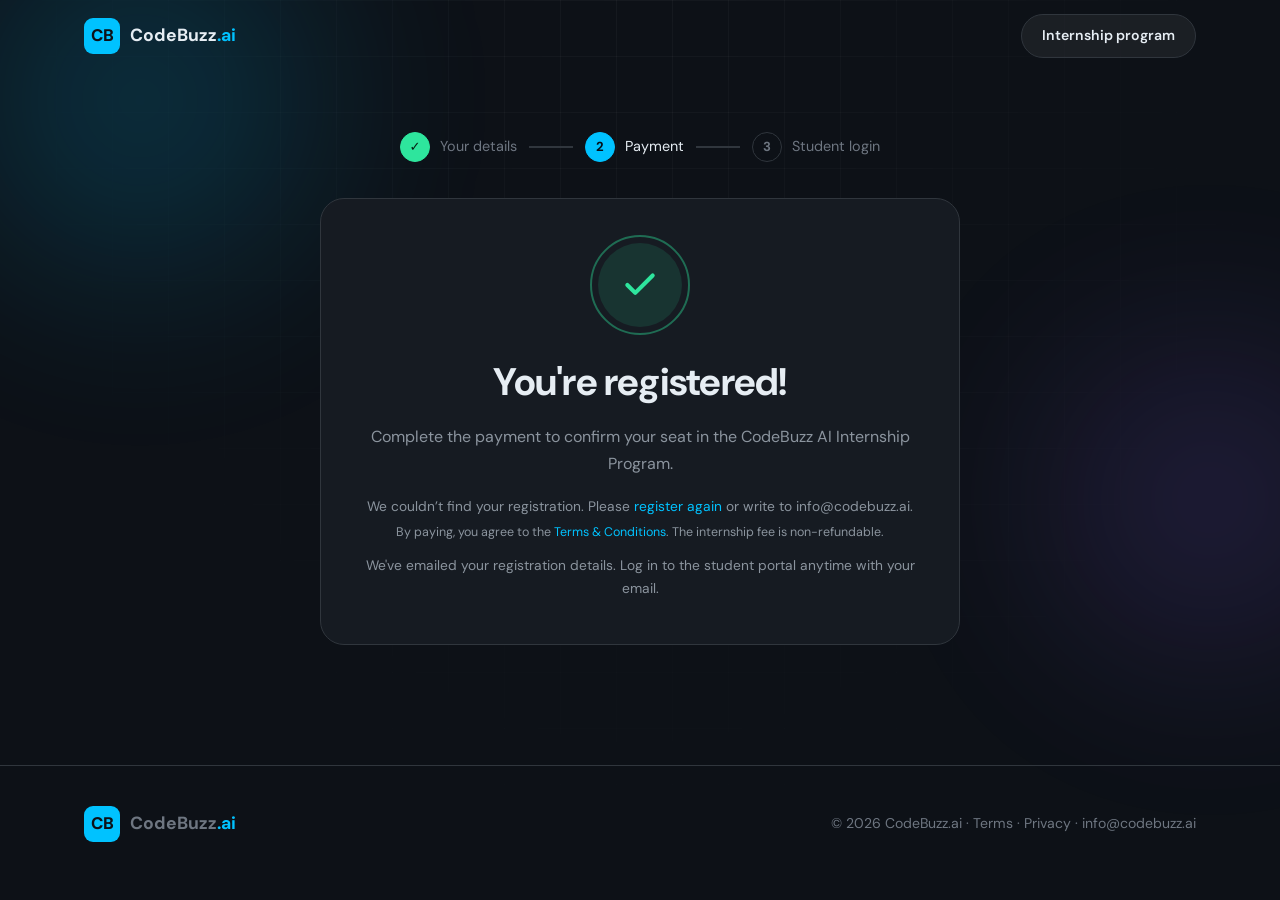
<file: internship/payment.html>
<!DOCTYPE html>
<html lang="en">
<head>
  <meta charset="UTF-8" />
  <meta name="viewport" content="width=device-width, initial-scale=1.0" />
  <title>Payment · CodeBuzz AI Internship Program</title>
  <meta name="robots" content="noindex" />
  <meta name="theme-color" content="#0D1117" />
  <link rel="icon" type="image/png" href="../assets/images/favicon.png" />
  <link rel="preconnect" href="https://fonts.googleapis.com" />
  <link rel="preconnect" href="https://fonts.gstatic.com" crossorigin />
  <link href="https://fonts.googleapis.com/css2?family=DM+Sans:wght@300;400;500;600;700;800&family=JetBrains+Mono:wght@400;500&display=swap" rel="stylesheet" />
  <link rel="stylesheet" href="assets/internship.css" />
  <!-- Analytics: PostHog + Meta Pixel + Google Analytics 4 (assets/js/analytics.js) -->
  <script src="/assets/js/analytics.js"></script>
  <noscript><img height="1" width="1" style="display:none" alt="" src="https://www.facebook.com/tr?id=1393333359453502&ev=PageView&noscript=1"/></noscript>
</head>
<body>

  <div class="fx" aria-hidden="true">
    <div class="grid-bg"></div>
    <div class="orb o1"></div>
    <div class="orb o2"></div>
  </div>

  <nav class="nav">
    <div class="container nav-inner">
      <a href="../" class="logo" aria-label="CodeBuzz.ai home">
        <div class="logo-badge">CB</div>
        <span>CodeBuzz<span class="accent">.ai</span></span>
      </a>
      <a href="./" class="btn btn-ghost btn-sm">Internship program</a>
    </div>
  </nav>

  <main>
    <section class="page-top" style="padding-bottom:36px">
      <div class="container" style="text-align:center">
        <div class="stepper" style="justify-content:center;margin-top:0">
          <div class="st done"><b>✓</b>Your details</div>
          <div class="bar"></div>
          <div class="st active"><b>2</b><span id="step2">Payment</span></div>
          <div class="bar"></div>
          <div class="st"><b>3</b>Student login</div>
        </div>
      </div>
    </section>

    <section>
      <div class="container">
        <div class="pay-card reveal" id="payCard">
          <div class="success-ring">
            <svg width="38" height="38" viewBox="0 0 24 24" fill="none" stroke="currentColor" stroke-width="2.6" stroke-linecap="round" stroke-linejoin="round"><path d="M20 6L9 17l-5-5"/></svg>
          </div>
          <h1 id="payTitle">You're registered!</h1>
          <p id="payIntro">Complete the payment to confirm your seat in the CodeBuzz AI Internship Program.</p>

          <div class="summary" id="summary">
            <div><span>Name</span><b id="sName">Loading…</b></div>
            <div><span>Internship</span><b id="sPeriod">Loading…</b></div>
            <div><span>Payment</span><b class="pending" id="sPay">Pending</b></div>
            <div class="ref-id"><span>Registration ID</span><b id="regId">—</b></div>
          </div>

          <div id="payArea" hidden>
            <label class="addon" id="hardcopyWrap" style="text-align:left;margin-bottom:14px">
              <input type="checkbox" id="hardcopy" />
              <span>
                <strong>Add a printed certificate <b class="addon-price">+&#8377;<span id="hcFee">150</span></b></strong>
                <small>Couriered to your home address after you complete the program. Courier charges included. Optional.</small>
              </span>
            </label>

            <div class="breakup" style="text-align:left">
              <h3>Fee summary</h3>
              <div class="bk-row"><span>Internship fee</span><b id="bkFee">&#8377;1,999</b></div>
              <div class="bk-row" id="bkHcRow" hidden><span>Certificate hard copy <small>(incl. courier)</small></span><b id="bkHc">&#8377;150</b></div>
              <div class="bk-row bk-total"><span id="bkTotalLabel">Total</span><b id="bkTotal">&#8377;1,999</b></div>
            </div>

            <button class="btn btn-primary btn-lg" id="payBtn" style="width:100%">
              <span id="payLabel">Proceed to payment</span>
              <svg width="18" height="18" viewBox="0 0 24 24" fill="none" stroke="currentColor" stroke-width="2.4" stroke-linecap="round" stroke-linejoin="round"><path d="M5 12h14M13 6l6 6-6 6"/></svg>
            </button>
          </div>
          <p class="pay-note" id="payNote">Pay securely with UPI, cards or net banking.</p>
          <p class="pay-note" id="termsNote" style="margin-top:4px;font-size:.78rem">By paying, you agree to the <a href="terms.html" target="_blank" rel="noopener" style="color:var(--brand)">Terms &amp; Conditions</a>. The internship fee is non-refundable.</p>

          <!-- "Choose date later": pay now, or skip and pay later from the portal -->
          <div id="laterArea" hidden>
            <a href="login.html?skip=1" class="btn btn-ghost" id="skipBtn" style="width:100%;margin-top:14px">Skip for now &mdash; pay later</a>
            <p class="pay-note" style="margin-top:8px">You chose to pick your dates later. Choose your batch anytime in the student portal &mdash; and pay there if you skip now. Your seat is confirmed once the payment is complete.</p>
          </div>

          <div class="ref-box" id="refBox" hidden>
            <h3>Refer friends, earn &#8377;<span id="refAmt">100</span> each</h3>
            <p id="refText">Your referral code is ready. When a friend registers with it and pays, you get cashback. No limit on referrals.</p>
            <div class="ref-row">
              <span class="ref-code-sm" id="refCode"></span>
              <button class="copy-btn" id="refCopy" type="button">Copy link</button>
              <a class="copy-btn" id="refWa" target="_blank" rel="noopener">Share on WhatsApp</a>
            </div>
          </div>
          <a href="login.html" class="btn btn-ghost" id="loginLink" style="width:100%;margin-top:14px" hidden>Go to student login</a>
          <p class="pay-note" style="margin-top:12px">We've emailed your registration details. Log in to the student portal anytime with your email.</p>
        </div>
      </div>
    </section>
  </main>

  <!-- Payment failed popup -->
  <div class="modal" id="failModal" role="dialog" aria-modal="true" aria-labelledby="failTitle">
    <div class="auth-card confirm-card" style="text-align:center">
      <div class="fail-ring" aria-hidden="true">
        <svg width="30" height="30" viewBox="0 0 24 24" fill="none" stroke="currentColor" stroke-width="2.6" stroke-linecap="round" stroke-linejoin="round"><path d="M18 6L6 18M6 6l12 12"/></svg>
      </div>
      <h1 id="failTitle">Payment failed</h1>
      <p class="sub" id="failText">Your payment didn&rsquo;t go through. Please try again, or use a different method like UPI, another card or net banking.</p>
      <button class="btn btn-primary" type="button" id="failRetry">Try again</button>
      <button class="btn btn-ghost" type="button" id="failClose" style="margin-top:10px">Close</button>
    </div>
  </div>

  <footer class="footer">
    <div class="container">
      <a href="../" class="logo"><div class="logo-badge">CB</div><span>CodeBuzz<span class="accent">.ai</span></span></a>
      <span>&copy; <span data-year></span> CodeBuzz.ai · <a href="terms.html">Terms</a> · <a href="../privacy.html">Privacy</a> · <a href="mailto:info@codebuzz.ai">info@codebuzz.ai</a></span>
    </div>
  </footer>

  <script src="../assets/js/site-protect.js"></script>
  <script src="assets/config.js"></script>
  <script src="assets/common.js"></script>
  <script>
  (function () {
    var CFG = window.CB_INTERNSHIP || {};
    var API = CFG.apiBase;
    var params = new URLSearchParams(location.search);
    var id = (params.get('id') || '').trim().toUpperCase();
    if (!id) { try { id = sessionStorage.getItem('cbi_reg_id') || ''; } catch (_) {} }

    var $ = function (x) { return document.getElementById(x); };
    var btn = $('payBtn'), note = $('payNote');
    var PRICE = { fee: CFG.feeInr || 1999, hardcopy: CFG.hardcopyFeeInr || 150 };
    var busy = false, paid = false, currentMode = '';
    function fmt(s) { var p = s.split('-'); return new Date(+p[0], +p[1] - 1, +p[2]).toLocaleDateString('en-IN', { day: 'numeric', month: 'short', year: 'numeric' }); }
    function rupees(n) { return '₹' + Number(n).toLocaleString('en-IN'); }
    function total() { return PRICE.fee + ($('hardcopy').checked ? PRICE.hardcopy : 0); }
    function say(msg, isError) { note.textContent = msg; note.className = 'pay-note' + (isError ? ' pay-error' : ''); }
    var GATEWAY_OFF = !CFG.paymentsEnabled;   // payment gateway not live yet: show the button disabled
    function setBusy(on, label) {
      busy = on; btn.disabled = on || (GATEWAY_OFF && !paid); btn.classList.toggle('loading', on);
      $('payLabel').textContent = label || (GATEWAY_OFF && !paid ? 'Pay now \u00b7 coming soon' : 'Pay ' + rupees(total()));
    }
    function gatewaySoon() {
      setBusy(false);
      note.innerHTML = '<span class="pay-soon">payment window will be enabled soon. Your registration is saved \u2014 we\u2019ll email you as soon as you can pay.</span>';
      note.className = 'pay-note';
      var arrow = btn.querySelector('svg'); if (arrow) arrow.style.display = 'none';
      $('termsNote').hidden = true;
    }
    function syncBreakup() {
      var hc = $('hardcopy').checked;
      $('hcFee').textContent = PRICE.hardcopy;
      $('bkFee').textContent = rupees(PRICE.fee);
      $('bkHc').textContent = rupees(PRICE.hardcopy);
      $('bkHcRow').hidden = !hc;
      $('bkTotal').textContent = rupees(total());
      if (!busy && !paid) $('payLabel').textContent = GATEWAY_OFF ? 'Pay now \u00b7 coming soon' : 'Pay ' + rupees(total());
    }
    $('hardcopy').addEventListener('change', syncBreakup);
    function post(path, body) {
      return fetch(API + path, { method: 'POST', headers: { 'Content-Type': 'application/json' }, body: JSON.stringify(body) })
        .then(function (r) { return r.json().catch(function () { return {}; }).then(function (d) { return { ok: r.ok, status: r.status, data: d }; }); });
    }

    if (!/^CBI\d{2}-[A-Z0-9]{6}$/.test(id)) {
      $('summary').style.display = 'none';
      note.innerHTML = 'We couldn’t find your registration. Please <a href="register.html" style="color:var(--brand)">register again</a> or write to info@codebuzz.ai.';
      note.className = 'pay-note pay-error';
      return;
    }
    $('regId').textContent = id;

    function showReferral(code, amt, isPaid) {
      if (!code) return;
      var link = location.origin + location.pathname.replace(/payment\.html$/, 'register.html') + '?ref=' + encodeURIComponent(code);
      $('refCode').textContent = code;
      if (amt) $('refAmt').textContent = amt;
      $('refText').textContent = isPaid
        ? 'Share your referral code. When a friend registers with it and pays, you get cashback. No limit on referrals.'
        : 'Your referral code is ready — share it now. When a friend registers with it and pays, you earn ₹' + (amt || 100) + '. Your cashback is sent once your own payment is complete.';
      $('refWa').href = 'https://wa.me/?text=' + encodeURIComponent('Join the CodeBuzz AI Internship Program (2 weeks, certificate included). Use my referral code ' + code + ' when you register: ' + link);
      $('refCopy').onclick = function () {
        var done = function () { $('refCopy').textContent = 'Copied'; setTimeout(function () { $('refCopy').textContent = 'Copy link'; }, 1600); };
        if (navigator.clipboard) navigator.clipboard.writeText(link).then(done, done); else done();
      };
      $('refBox').hidden = false;
    }

    function showPaid(mode, d) {
      paid = true;
      var demo = mode === 'test';   // paid with Razorpay test (demo) keys: no real money
      $('sPay').textContent = demo ? 'Demo paid' : 'Paid'; $('sPay').className = ''; $('sPay').style.color = demo ? '#C9B6FF' : 'var(--green)';
      $('hardcopyWrap').hidden = true;
      if (d && d.amountPaidInr) { $('bkTotalLabel').textContent = 'Total paid'; $('bkTotal').textContent = rupees(d.amountPaidInr); }
      setBusy(false, 'Payment complete'); btn.disabled = true;
      var arrow = btn.querySelector('svg'); if (arrow) arrow.style.display = 'none';
      document.querySelectorAll('.stepper .st')[1].className = 'st done';
      document.querySelectorAll('.stepper .st b')[1].textContent = '✓';
      $('payTitle').textContent = 'Your seat is confirmed!';
      $('payIntro').textContent = 'Welcome to the CodeBuzz AI Internship Program. We’ve emailed your payment receipt.';
      $('termsNote').hidden = true;
      $('laterArea').hidden = true;
      if (d && d.dateMode === 'later') $('payIntro').textContent = 'Payment received. Next, choose your batch in the student portal.';
      say(demo ? 'Demo payment received (Razorpay test mode — no real money was charged). Log in to the student portal with your email to see your details.'
               : 'Payment received. Log in to the student portal with your email to see your details anytime.');
      $('loginLink').hidden = false;
    }

    function load() {
      return fetch(API + '/api/internship/registrations/' + encodeURIComponent(id))
        .then(function (r) { if (!r.ok) throw new Error(r.status); return r.json(); })
        .then(function (d) {
          if (d.participantType === 'ambassador') { location.replace('login.html'); return d; }   // ambassadors don't pay
          if (d.feeInr) PRICE.fee = d.feeInr;
          if (d.hardcopyFeeInr) PRICE.hardcopy = d.hardcopyFeeInr;
          $('sName').textContent = d.name;
          var later = d.dateMode === 'later'; currentMode = d.dateMode;
          $('sPeriod').textContent = later ? 'You’ll choose your batch in the portal'
            : (d.batchNumber ? 'Batch ' + String(d.batchNumber).padStart(2, '0') + ' · ' : '') + fmt(d.internshipFrom) + ' → ' + fmt(d.internshipTo);
          showReferral(d.referralCode, d.referralRewardInr, d.paymentDone === 'Yes');

          $('payArea').hidden = false;
          if (later && d.paymentDone !== 'Yes') {
            // "Choose date later": pay now, or skip and pay from the portal (the batch is chosen there)
            $('payIntro').textContent = GATEWAY_OFF
              ? 'Online payment opens soon. Skip for now \u2014 you can pay later from your student portal and choose your batch there.'
              : 'Pay now to confirm your seat, or skip and pay later from your student portal. You\u2019ll choose your batch in the portal.';
            var loggedIn = false; try { loggedIn = !!sessionStorage.getItem('cbi_student_token'); } catch (_) {}
            $('skipBtn').href = loggedIn ? 'dashboard.html' : 'login.html?skip=1';
            $('laterArea').hidden = false;
          }
          // Printed certificate: chosen at registration, or ticked in the portal (?hardcopy=1)
          if (!paid) $('hardcopy').checked = params.get('hardcopy') === '1' || !!d.certificateHardcopy;
          syncBreakup();
          var demoNeedsReal = d.paymentDone === 'Yes' && d.paymentMode === 'test' && d.paymentsLive;
          if (d.paymentDone === 'Yes' && !demoNeedsReal) { showPaid(d.paymentMode, d); }
          else {
            setBusy(false);
            if (GATEWAY_OFF) { gatewaySoon(); if (!later) $('payIntro').textContent = 'Your registration is saved. Online payment opens soon \u2014 your seat is confirmed once you pay.'; }
            else if (demoNeedsReal) { $('sPay').textContent = 'Demo paid — real payment pending'; say('Your earlier payment was a demo (test mode). Complete the real payment to confirm your seat.'); }
          }
          return d;
        });
    }
    load().catch(function () {
      $('sName').textContent = '—'; $('sPeriod').textContent = '—';
      say('We couldn’t load your registration right now. Please refresh in a moment.', true);
    });

    // Verified payment → the payment-success page. The signed receipt goes via sessionStorage (not the URL),
    // so the success page can prove the payment is real and show it only once.
    var lastResp = null;
    function goToSuccess(receipt) {
      try { sessionStorage.setItem('cbi_receipt', receipt); } catch (_) {}
      location.replace('payment-success.html');
    }
    function showFailure(reason) {
      $('failText').textContent = 'Your payment didn\u2019t go through' + (reason ? ' (' + reason + ')' : '') +
        '. Please try again, or use a different method like UPI, another card or net banking. If money was deducted, write to info@codebuzz.ai before paying again.';
      $('failModal').classList.add('open');
    }
    $('failRetry').addEventListener('click', function () { $('failModal').classList.remove('open'); btn.click(); });
    $('failClose').addEventListener('click', function () { $('failModal').classList.remove('open'); });

    // After paying, the server may still be confirming (e.g. bank delays). Check a few times.
    function waitForConfirmation(tries) {
      setBusy(true, 'Confirming payment…');
      load().then(function (d) {
        if (d.paymentDone === 'Yes') {
          // Confirmed by Razorpay's webhook meanwhile: get the receipt and continue to the success page
          if (lastResp) post('/api/internship/payments/verify', lastResp).then(function (v) { if (v.ok && v.data.receipt) goToSuccess(v.data.receipt); });
          return;
        }
        if (tries > 0) return setTimeout(function () { waitForConfirmation(tries - 1); }, 4000);
        setBusy(false);
        say('We’re still confirming your payment. If money was deducted, your seat will be confirmed automatically — refresh this page in a few minutes, or write to info@codebuzz.ai with your registration ID.', true);
      }).catch(function () { if (tries > 0) setTimeout(function () { waitForConfirmation(tries - 1); }, 4000); });
    }

    var checkoutLoading = null;
    function loadCheckout() {
      if (window.Razorpay) return Promise.resolve();
      if (checkoutLoading) return checkoutLoading;
      checkoutLoading = new Promise(function (resolve, reject) {
        var s = document.createElement('script');
        s.src = 'https://checkout.razorpay.com/v1/checkout.js';
        s.onload = resolve;
        s.onerror = function () { checkoutLoading = null; reject(new Error('checkout_load_failed')); };
        document.head.appendChild(s);
      });
      return checkoutLoading;
    }

    btn.addEventListener('click', function () {
      if (busy || paid) return;
      if (GATEWAY_OFF) { gatewaySoon(); return; }
      setBusy(true, 'Opening secure checkout…');
      say('Pay securely with UPI, cards or net banking.');

      Promise.all([post('/api/internship/payments/order', { registrationId: id, certificateHardcopy: $('hardcopy').checked }), loadCheckout()])
        .then(function (res) {
          var r = res[0];
          if (r.status === 409) { showPaid(r.data.paymentMode); return; }
          if (!r.ok) throw new Error(r.data.message || 'order_failed');
          var o = r.data;
          var rzp = new window.Razorpay({
            key: o.keyId,
            order_id: o.orderId,
            amount: o.amount,
            currency: o.currency,
            name: o.name,
            description: o.description,
            prefill: o.prefill,
            notes: { registration_id: id },
            theme: { color: '#00C2FF' },
            handler: function (resp) {
              setBusy(true, 'Confirming payment…');
              lastResp = { registrationId: id, razorpay_order_id: resp.razorpay_order_id, razorpay_payment_id: resp.razorpay_payment_id, razorpay_signature: resp.razorpay_signature };
              // The server confirms the money is captured; while the bank is still settling it answers
              // "pending" (202), so we ask again a few times before falling back to polling.
              (function verify(tries) {
                post('/api/internship/payments/verify', {
                  registrationId: id,
                  razorpay_order_id: resp.razorpay_order_id,
                  razorpay_payment_id: resp.razorpay_payment_id,
                  razorpay_signature: resp.razorpay_signature
                }).then(function (v) {
                  if (v.ok && v.data.paymentDone === 'Yes') {
                    // The Purchase event is sent by the success page, after it re-checks the payment
                    if (v.data.receipt) return goToSuccess(v.data.receipt);
                    load().catch(function () {}); showPaid(v.data.paymentMode, { amountPaidInr: o.amount / 100, dateMode: currentMode });
                  }
                  else if (v.data.pending && tries > 0) { say(v.data.message || 'Confirming your payment…'); setTimeout(function () { verify(tries - 1); }, 4000); }
                  else if (v.status === 400) { setBusy(false); say(v.data.message || 'We could not verify this payment.', true); showFailure(''); }
                  else waitForConfirmation(5);
                }).catch(function () { waitForConfirmation(5); });
              })(4);
            },
            modal: {
              ondismiss: function () {
                if (btn.textContent.match(/Confirming|complete/)) return;
                setBusy(false);
                // Razorpay lets the student retry inside its window; if they close it after a failure, show our popup
                if (failedReason !== null) { say('Payment failed. You can try again.', true); showFailure(failedReason); }
                else say('Payment cancelled. You can try again whenever you’re ready.');
              }
            }
          });
          var failedReason = null;
          rzp.on('payment.failed', function (f) {
            failedReason = (f && f.error && f.error.description) || '';
            if (window.cbTrack) cbTrack('PaymentFailed', { value: o.amount / 100, currency: 'INR' });
          });
          if (window.cbTrack) cbTrack('InitiateCheckout', { value: o.amount / 100, currency: 'INR', content_name: 'CodeBuzz AI Internship' });
          rzp.open();
        })
        .catch(function (err) {
          setBusy(false);
          say(err.message === 'checkout_load_failed'
            ? 'Couldn’t open the payment window. Check your internet connection or disable ad-blockers, then try again.'
            : (err.message && err.message !== 'order_failed' && !/fetch/i.test(err.message) ? err.message : 'Couldn’t start the payment. Please try again in a moment.'), true);
        });
    });
  })();
  </script>
</body>
</html>
</file>
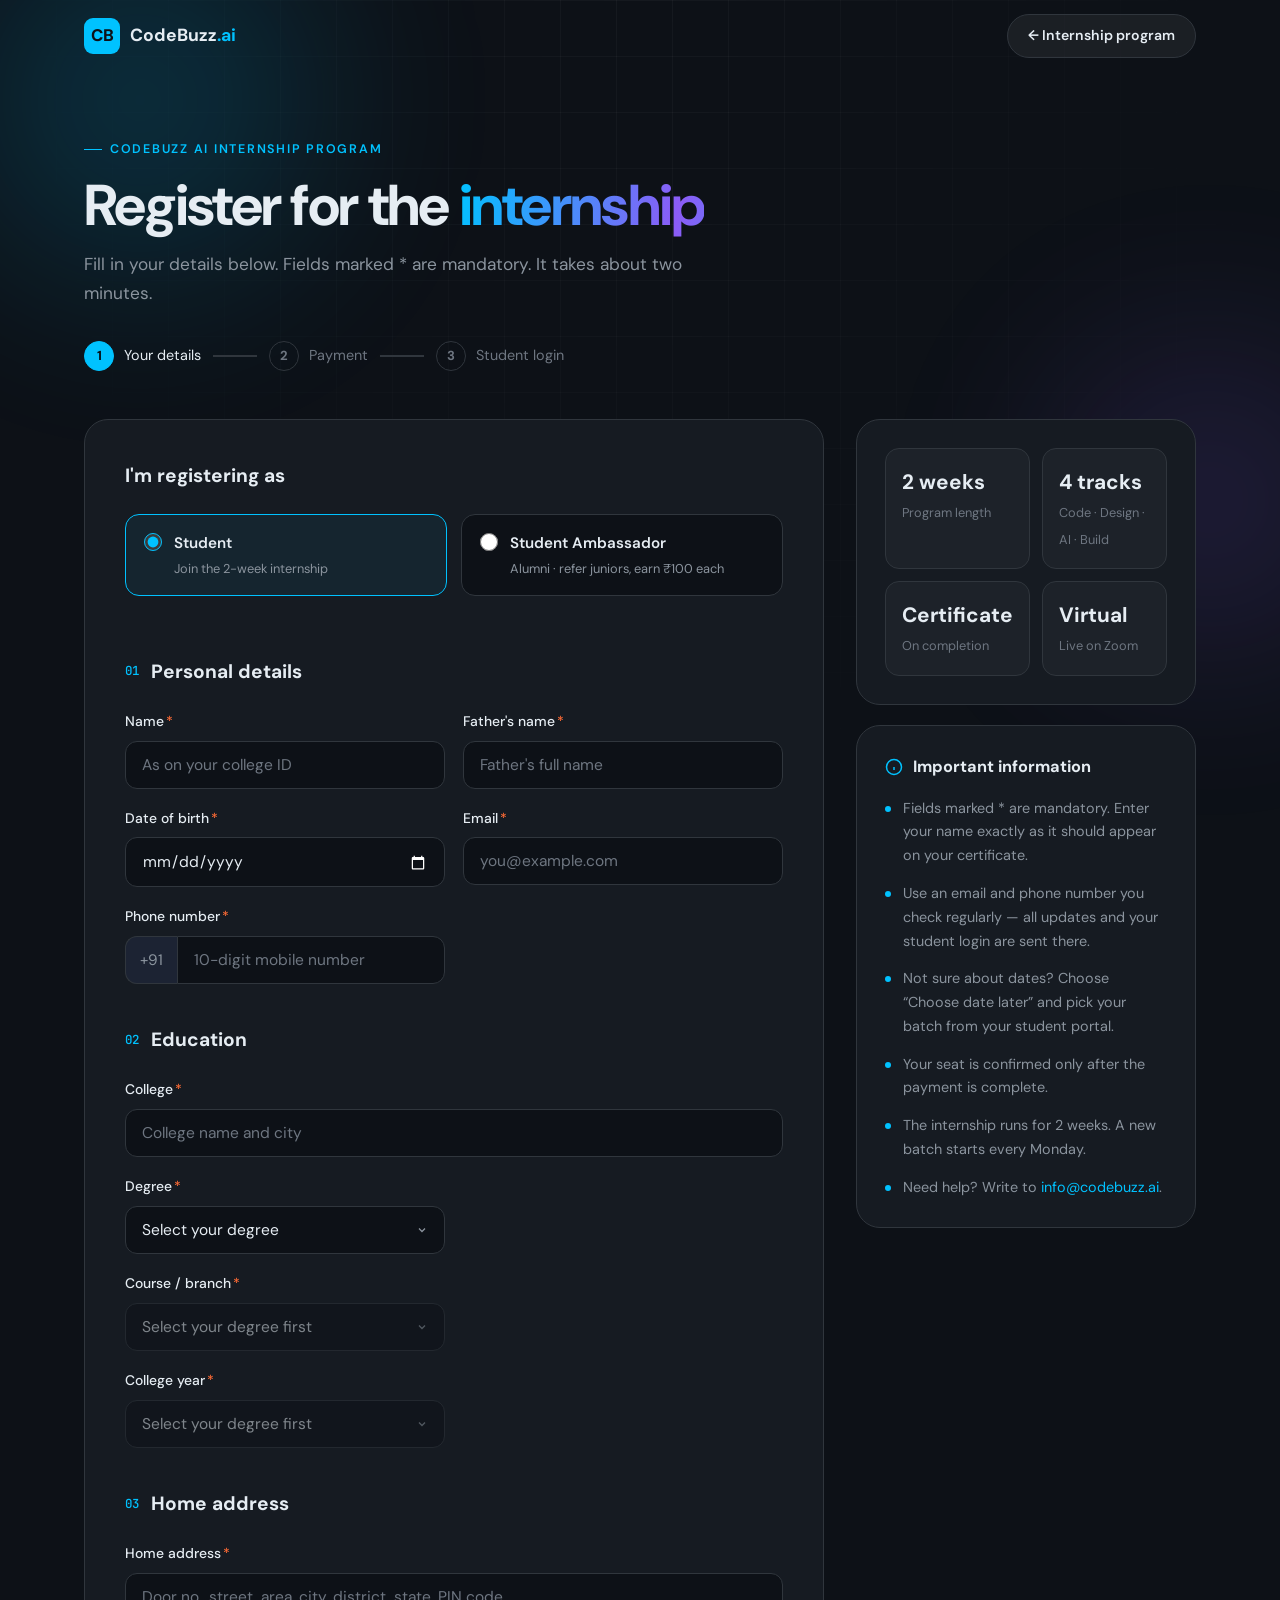
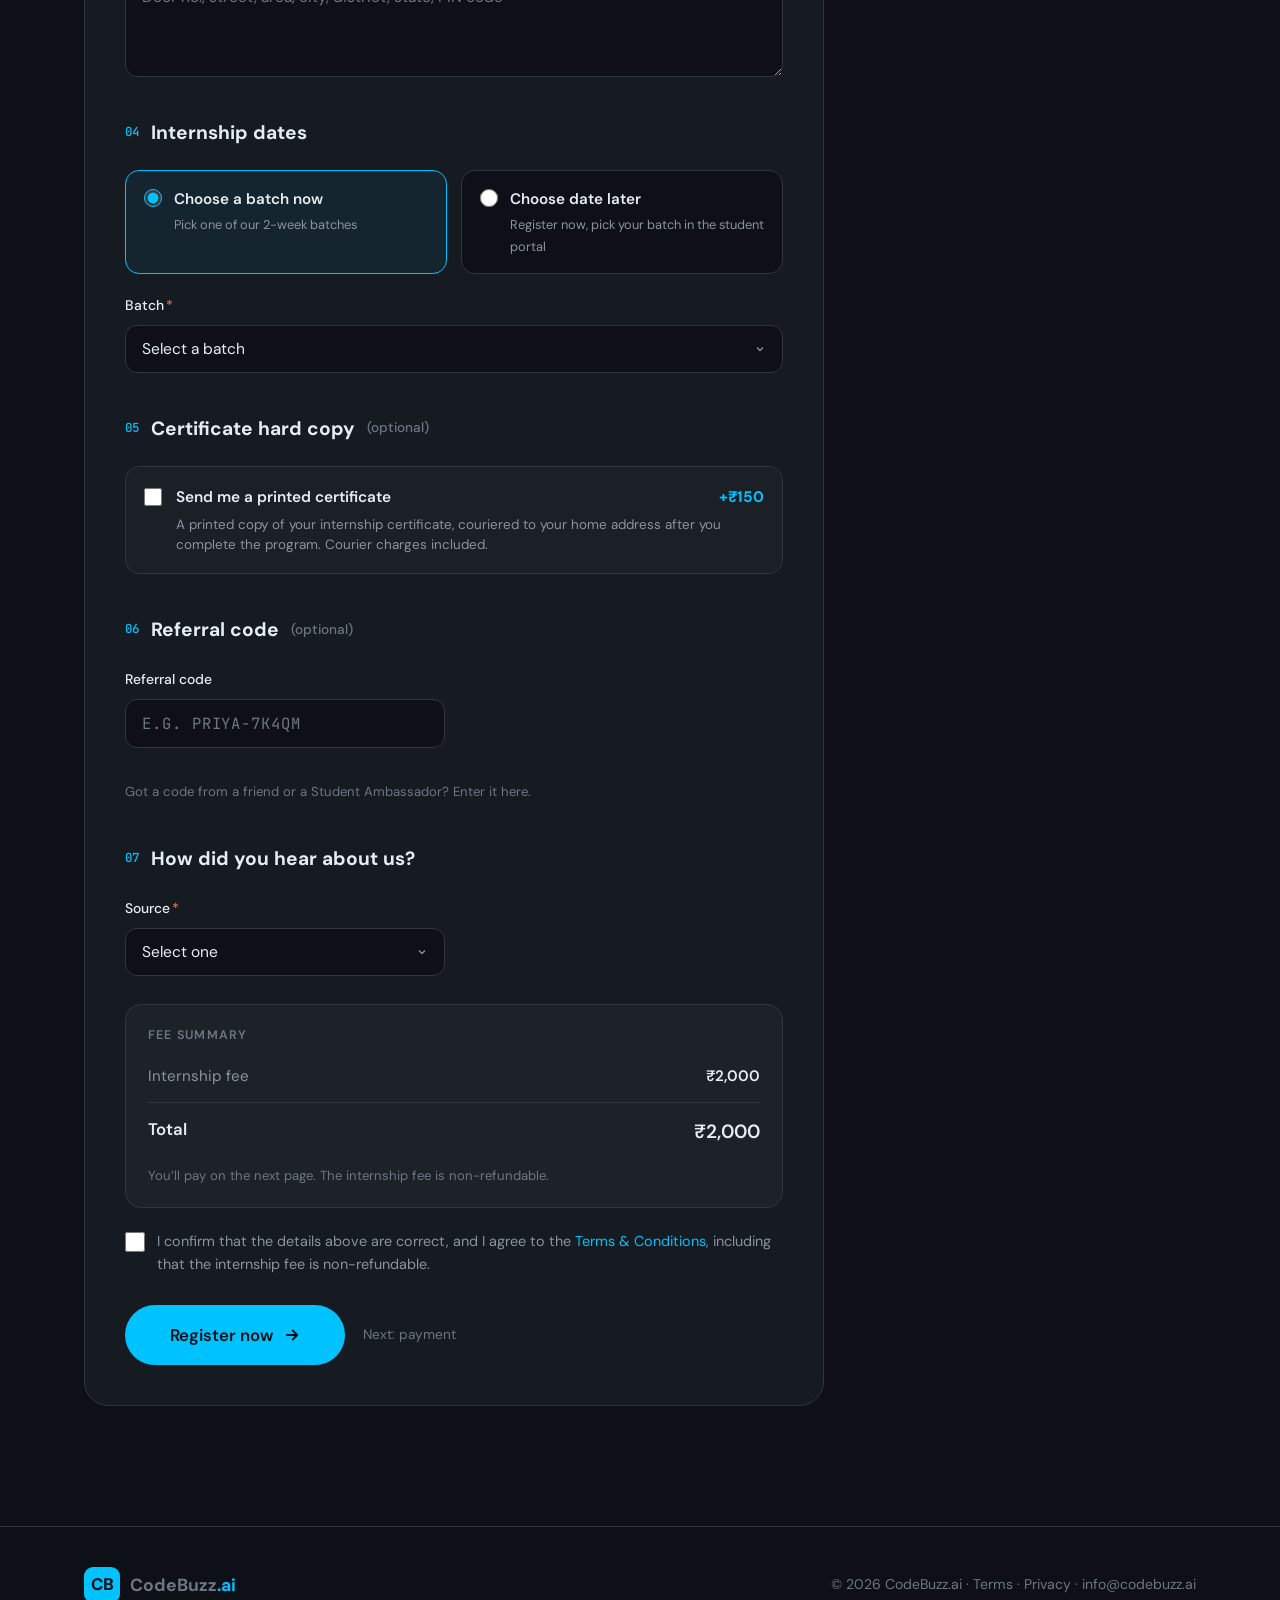
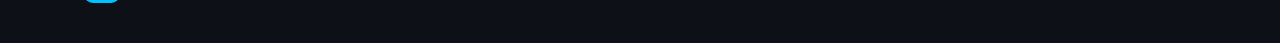
<file: internship/register.html>
<!DOCTYPE html>
<html lang="en">
<head>
  <meta charset="UTF-8" />
  <meta name="viewport" content="width=device-width, initial-scale=1.0" />
  <title>Register · CodeBuzz AI Internship Program</title>
  <meta name="description" content="Register for the CodeBuzz AI Internship Program — a 2-week internship with certification." />
  <meta name="theme-color" content="#0D1117" />
  <link rel="icon" type="image/png" href="../assets/images/favicon.png" />
  <link rel="preconnect" href="https://fonts.googleapis.com" />
  <link rel="preconnect" href="https://fonts.gstatic.com" crossorigin />
  <link href="https://fonts.googleapis.com/css2?family=DM+Sans:wght@300;400;500;600;700;800&family=JetBrains+Mono:wght@400;500&display=swap" rel="stylesheet" />
  <link rel="stylesheet" href="assets/internship.css" />
  <!-- Analytics: PostHog + Meta Pixel + Google Analytics 4 (assets/js/analytics.js) -->
  <script src="/assets/js/analytics.js"></script>
  <noscript><img height="1" width="1" style="display:none" alt="" src="https://www.facebook.com/tr?id=1393333359453502&ev=PageView&noscript=1"/></noscript>
</head>
<body>

  <div class="fx" aria-hidden="true">
    <div class="grid-bg"></div>
    <div class="orb o1"></div>
    <div class="orb o2"></div>
  </div>

  <nav class="nav">
    <div class="container nav-inner">
      <a href="../" class="logo" aria-label="CodeBuzz.ai home">
        <div class="logo-badge">CB</div>
        <span>CodeBuzz<span class="accent">.ai</span></span>
      </a>
      <a href="./" class="btn btn-ghost btn-sm">&larr; Internship program</a>
    </div>
  </nav>

  <main>
    <section class="page-top">
      <div class="container">
        <span class="eyebrow reveal">CodeBuzz AI Internship Program</span>
        <h1 class="reveal d1" id="pageTitle">Register for the <span class="grad">internship</span></h1>
        <p class="reveal d2" id="pageIntro">Fill in your details below. Fields marked * are mandatory. It takes about two minutes.</p>
        <div class="stepper reveal d3" aria-label="Registration steps">
          <div class="st active"><b>1</b>Your details</div>
          <div class="bar"></div>
          <div class="st"><b>2</b><span id="step2">Payment</span></div>
          <div class="bar"></div>
          <div class="st"><b>3</b><span id="step3">Student login</span></div>
        </div>
      </div>
    </section>

    <section>
      <div class="container reg-grid">

        <form class="form-card reveal" id="regForm" novalidate>

          <!-- Who is registering -->
          <fieldset class="fset">
            <legend>I'm registering as</legend>
            <div class="mode-toggle type-toggle" role="radiogroup" aria-label="Register as">
              <label class="mode-opt">
                <input type="radio" name="participantType" value="student" checked />
                <span><strong>Student</strong><small>Join the 2-week internship</small></span>
              </label>
              <label class="mode-opt">
                <input type="radio" name="participantType" value="ambassador" />
                <span><strong>Student Ambassador</strong><small>Alumni &middot; refer juniors, earn &#8377;100 each</small></span>
              </label>
            </div>
            <p class="amb-note" id="ambNote" hidden>Ambassadors are alumni who refer their juniors. There's no fee and you don't attend the internship &mdash; you get a referral code and earn &#8377;100 for every junior who joins and pays.</p>
          </fieldset>

          <!-- Personal -->
          <fieldset class="fset">
            <legend><span data-num>01</span>Personal details</legend>
            <div class="row">
              <div class="field">
                <label for="fullName">Name<span class="req">*</span></label>
                <input class="ctrl" id="fullName" name="fullName" type="text" autocomplete="name" placeholder="As on your college ID" maxlength="100" required />
                <span class="err">Please enter your full name (letters only).</span>
              </div>
              <div class="field" data-student>
                <label for="fatherName">Father's name<span class="req">*</span></label>
                <input class="ctrl" id="fatherName" name="fatherName" type="text" placeholder="Father's full name" maxlength="100" required />
                <span class="err">Please enter your father's name (letters only).</span>
              </div>
            </div>
            <div class="row">
              <div class="field" data-student>
                <label for="dob">Date of birth<span class="req">*</span></label>
                <input class="ctrl" id="dob" name="dob" type="date" autocomplete="bday" required />
                <span class="err">Please select a valid date of birth (you must be at least 15).</span>
              </div>
              <div class="field">
                <label for="email">Email<span class="req">*</span></label>
                <input class="ctrl" id="email" name="email" type="email" autocomplete="email" placeholder="you@example.com" maxlength="150" required />
                <span class="err">Please enter a valid email address.</span>
              </div>
            </div>
            <div class="row">
              <div class="field">
                <label for="phone">Phone number<span class="req">*</span></label>
                <div class="phone-wrap">
                  <span class="prefix">+91</span>
                  <input class="ctrl" id="phone" name="phone" type="tel" inputmode="numeric" autocomplete="tel-national" placeholder="10-digit mobile number" maxlength="16" required />
                </div>
                <span class="err">Please enter a valid 10-digit mobile number.</span>
              </div>
            </div>
          </fieldset>

          <!-- Education -->
          <fieldset class="fset" data-student>
            <legend><span>02</span>Education</legend>
            <div class="field">
              <label for="college">College<span class="req">*</span></label>
              <input class="ctrl" id="college" name="college" type="text" placeholder="College name and city" maxlength="200" required />
              <span class="err">Please enter your college name.</span>
            </div>
            <div class="row">
              <div class="field">
                <label for="degree">Degree<span class="req">*</span></label>
                <select class="ctrl" id="degree" name="degree" required>
                  <option value="">Select your degree</option>
                </select>
                <span class="err">Please select your degree.</span>
              </div>
              <div class="field collapse" id="degreeOtherWrap">
                <label for="degreeOther">Your degree<span class="req">*</span></label>
                <input class="ctrl" id="degreeOther" name="degreeOther" type="text" placeholder="e.g. B.Voc" maxlength="80" />
                <span class="err">Please enter your degree.</span>
              </div>
            </div>
            <div class="row">
              <div class="field">
                <label for="course">Course / branch<span class="req">*</span></label>
                <select class="ctrl" id="course" name="course" required disabled>
                  <option value="">Select your degree first</option>
                </select>
                <span class="err">Please select your course.</span>
              </div>
              <div class="field collapse" id="courseOtherWrap">
                <label for="courseOther">Your course / branch<span class="req">*</span></label>
                <input class="ctrl" id="courseOther" name="courseOther" type="text" placeholder="Enter your course" maxlength="120" />
                <span class="err">Please enter your course.</span>
              </div>
            </div>
            <div class="row">
              <div class="field">
                <label for="year">College year<span class="req">*</span></label>
                <select class="ctrl" id="year" name="year" required disabled>
                  <option value="">Select your degree first</option>
                </select>
                <span class="err">Please select your current year.</span>
              </div>
            </div>
          </fieldset>

          <!-- Address -->
          <fieldset class="fset" data-student>
            <legend><span>03</span>Home address</legend>
            <div class="field">
              <label for="address">Home address<span class="req">*</span></label>
              <textarea class="ctrl" id="address" name="address" autocomplete="street-address" placeholder="Door no., street, area, city, district, state, PIN code" maxlength="500" required></textarea>
              <span class="err">Please enter your full home address with PIN code.</span>
            </div>
          </fieldset>

          <!-- Internship period -->
          <fieldset class="fset" data-student>
            <legend><span>04</span>Internship dates</legend>
            <div class="mode-toggle" role="radiogroup" aria-label="Internship dates">
              <label class="mode-opt">
                <input type="radio" name="dateMode" value="scheduled" checked />
                <span><strong>Choose a batch now</strong><small>Pick one of our 2-week batches</small></span>
              </label>
              <label class="mode-opt">
                <input type="radio" name="dateMode" value="later" />
                <span><strong>Choose date later</strong><small>Register now, pick your batch in the student portal</small></span>
              </label>
            </div>

            <div class="field collapse open" id="scheduledWrap">
              <label for="batch">Batch<span class="req">*</span></label>
              <select class="ctrl" id="batch" name="batch"></select>
              <span class="err">Please choose a batch.</span>
            </div>
            <div class="period-note" id="periodNote" hidden>
              <svg width="18" height="18" viewBox="0 0 24 24" fill="none" stroke="currentColor" stroke-width="2"><rect x="3" y="4" width="18" height="18" rx="2"/><path d="M16 2v4M8 2v4M3 10h18"/></svg>
              <span id="periodText"></span>
            </div>
            <div class="period-note" id="laterNote" hidden>
              <svg width="18" height="18" viewBox="0 0 24 24" fill="none" stroke="currentColor" stroke-width="2" stroke-linecap="round" stroke-linejoin="round"><circle cx="12" cy="12" r="10"/><path d="M12 6v6l4 2"/></svg>
              <span>No need to decide now. Pick any upcoming batch later from your student portal. You can pay right after registering, or skip and pay later.</span>
            </div>
          </fieldset>

          <!-- Certificate hard copy (optional add-on) -->
          <fieldset class="fset" data-student>
            <legend><span>05</span>Certificate hard copy <small class="muted" style="font-family:var(--font-b);font-weight:500;font-size:.85rem">(optional)</small></legend>
            <label class="addon" id="hardcopyWrap">
              <input type="checkbox" id="hardcopy" name="hardcopy" />
              <span>
                <strong>Send me a printed certificate <b class="addon-price">+&#8377;<span data-hardcopy-fee>150</span></b></strong>
                <small>A printed copy of your internship certificate, couriered to your home address after you complete the program. Courier charges included.</small>
              </span>
            </label>
          </fieldset>

          <!-- Referral -->
          <fieldset class="fset" data-student>
            <legend><span>06</span>Referral code <small class="muted" style="font-family:var(--font-b);font-weight:500;font-size:.85rem">(optional)</small></legend>
            <div class="row">
              <div class="field">
                <label for="referralCode">Referral code</label>
                <input class="ctrl" id="referralCode" name="referralCode" type="text" placeholder="e.g. PRIYA-7K4QM" maxlength="16" autocomplete="off" autocapitalize="characters" spellcheck="false" style="text-transform:uppercase;font-family:var(--font-m);letter-spacing:.06em" />
                <span class="err">This referral code isn't valid. Check it, or leave it empty.</span>
                <span class="ref-status" id="refStatus" aria-live="polite"></span>
              </div>
            </div>
            <p class="hint" style="color:var(--dim);font-size:.82rem;margin-top:10px">Got a code from a friend or a Student Ambassador? Enter it here.</p>
          </fieldset>

          <!-- How did you hear about us -->
          <fieldset class="fset" data-student>
            <legend><span>07</span>How did you hear about us?</legend>
            <div class="row">
              <div class="field">
                <label for="heardFrom">Source<span class="req">*</span></label>
                <select class="ctrl" id="heardFrom" name="heardFrom">
                  <option value="">Select one</option>
                  <option value="ambassador">Student Ambassador</option>
                  <option value="student_referral">A friend / student referral</option>
                  <option value="pamphlet">Pamphlet / poster</option>
                  <option value="social_media">Social media</option>
                  <option value="ads">Online ad</option>
                  <option value="other">Other</option>
                </select>
                <span class="err">Please tell us how you heard about the internship.</span>
              </div>
              <div class="field collapse" id="heardOtherWrap">
                <label for="heardFromOther">Please specify</label>
                <input class="ctrl" id="heardFromOther" name="heardFromOther" type="text" maxlength="100" placeholder="e.g. College notice board" />
              </div>
            </div>
          </fieldset>

          <!-- Fee breakup -->
          <div class="breakup" id="breakup" data-student>
            <h3>Fee summary</h3>
            <div class="bk-row"><span>Internship fee</span><b id="bkFee">&#8377;1,999</b></div>
            <div class="bk-row" id="bkHcRow" hidden><span>Certificate hard copy <small>(incl. courier)</small></span><b id="bkHc">&#8377;150</b></div>
            <div class="bk-row bk-total"><span>Total</span><b id="bkTotal">&#8377;1,999</b></div>
            <p class="bk-note" id="bkNote">You'll pay on the next page.</p>
          </div>

          <label class="consent" id="consentWrap">
            <input type="checkbox" id="consent" name="consent" required />
            <span id="consentText">I confirm that the details above are correct, and I agree to the <a href="terms.html" target="_blank" rel="noopener" style="color:var(--brand)">Terms &amp; Conditions</a>, including that the internship fee is non-refundable.</span>
          </label>

          <div class="form-error" id="formError" role="alert"></div>

          <div class="form-actions">
            <button type="submit" class="btn btn-primary btn-lg" id="submitBtn">
              <span class="spinner"></span>
              <span id="submitLabel">Register now</span>
              <svg class="btn-label-arrow" width="18" height="18" viewBox="0 0 24 24" fill="none" stroke="currentColor" stroke-width="2.4" stroke-linecap="round" stroke-linejoin="round"><path d="M5 12h14M13 6l6 6-6 6"/></svg>
            </button>
            <span class="hint" style="color:var(--dim);font-size:.85rem" id="nextHint">Next: payment</span>
          </div>
        </form>

        <!-- Shown after a Student Ambassador registers -->
        <div class="form-card amb-done" id="ambDone" hidden>
          <div class="success-ring">
            <svg width="38" height="38" viewBox="0 0 24 24" fill="none" stroke="currentColor" stroke-width="2.6" stroke-linecap="round" stroke-linejoin="round"><path d="M20 6L9 17l-5-5"/></svg>
          </div>
          <h2>Welcome aboard, <span id="adName"></span>.</h2>
          <p class="muted">You're now a CodeBuzz AI Student Ambassador. We've emailed your details to <b id="adEmail"></b>.</p>
          <div class="ref-box">
            <h3>Your referral code</h3>
            <p>Juniors enter this code when they register. You earn <b>&#8377;<span id="adReward">100</span></b> for every one who completes their payment &mdash; no limit.</p>
            <div class="ref-row">
              <span class="ref-code-sm" id="adCode"></span>
              <button class="copy-btn" id="adCopyCode" type="button">Copy</button>
              <button class="copy-btn" id="adCopyLink" type="button">Copy share link</button>
              <a class="copy-btn" id="adWhatsApp" target="_blank" rel="noopener">Share on WhatsApp</a>
            </div>
          </div>
          <p class="muted amb-id">Your ambassador ID: <b id="adId"></b>. Track every referral and your cashback in your portal &mdash; log in with your email.</p>
          <a href="login.html" class="btn btn-primary">Go to your portal
            <svg width="16" height="16" viewBox="0 0 24 24" fill="none" stroke="currentColor" stroke-width="2.4" stroke-linecap="round" stroke-linejoin="round"><path d="M5 12h14M13 6l6 6-6 6"/></svg>
          </a>
        </div>

        <aside class="side">
          <div class="info-card reveal d1">
            <div class="mini-hl">
              <div><strong>2 weeks</strong><span>Program length</span></div>
              <div><strong>4 tracks</strong><span>Code · Design · AI · Build</span></div>
              <div><strong>Certificate</strong><span>On completion</span></div>
              <div><strong>Virtual</strong><span>Live on Zoom</span></div>
            </div>
          </div>
          <div class="info-card reveal d2" id="stuInfo">
            <h3>
              <svg width="18" height="18" viewBox="0 0 24 24" fill="none" stroke="currentColor" stroke-width="2"><circle cx="12" cy="12" r="10"/><path d="M12 16v-4M12 8h.01"/></svg>
              Important information
            </h3>
            <ul class="info-list">
              <li>Fields marked * are mandatory. Enter your name exactly as it should appear on your certificate.</li>
              <li>Use an email and phone number you check regularly — all updates and your student login are sent there.</li>
              <li>Not sure about dates? Choose &ldquo;Choose date later&rdquo; and pick your batch from your student portal.</li>
              <li>Your seat is confirmed only after the payment is complete.</li>
              <li>The internship runs for 2 weeks. A new batch starts every Monday.</li>
              <li><span>Need help? Write to <a href="mailto:info@codebuzz.ai" style="color:var(--brand)">info@codebuzz.ai</a>.</span></li>
            </ul>
          </div>
          <div class="info-card reveal d2" id="ambInfo" hidden>
            <h3>
              <svg width="18" height="18" viewBox="0 0 24 24" fill="none" stroke="currentColor" stroke-width="2"><path d="M17 21v-2a4 4 0 00-4-4H5a4 4 0 00-4 4v2"/><circle cx="9" cy="7" r="4"/><path d="M23 21v-2a4 4 0 00-3-3.87M16 3.13a4 4 0 010 7.75"/></svg>
              Student Ambassadors
            </h3>
            <ul class="info-list">
              <li>For alumni who want to help their juniors start strong.</li>
              <li>No fee. You don't attend the internship.</li>
              <li>You get your referral code immediately after registering.</li>
              <li>Earn &#8377;100 for every junior who registers with your code and pays &mdash; no limit.</li>
              <li>Track referrals in your portal; our team contacts you on your mobile to send the cashback.</li>
            </ul>
          </div>
        </aside>

      </div>
    </section>
  </main>

  <footer class="footer">
    <div class="container">
      <a href="../" class="logo"><div class="logo-badge">CB</div><span>CodeBuzz<span class="accent">.ai</span></span></a>
      <span>&copy; <span data-year></span> CodeBuzz.ai · <a href="terms.html">Terms</a> · <a href="../privacy.html">Privacy</a> · <a href="mailto:info@codebuzz.ai">info@codebuzz.ai</a></span>
    </div>
  </footer>

  <script src="../assets/js/site-protect.js"></script>
  <script src="assets/config.js"></script>
  <script src="assets/common.js"></script>
  <script src="assets/register.js"></script>
</body>
</html>
</file>
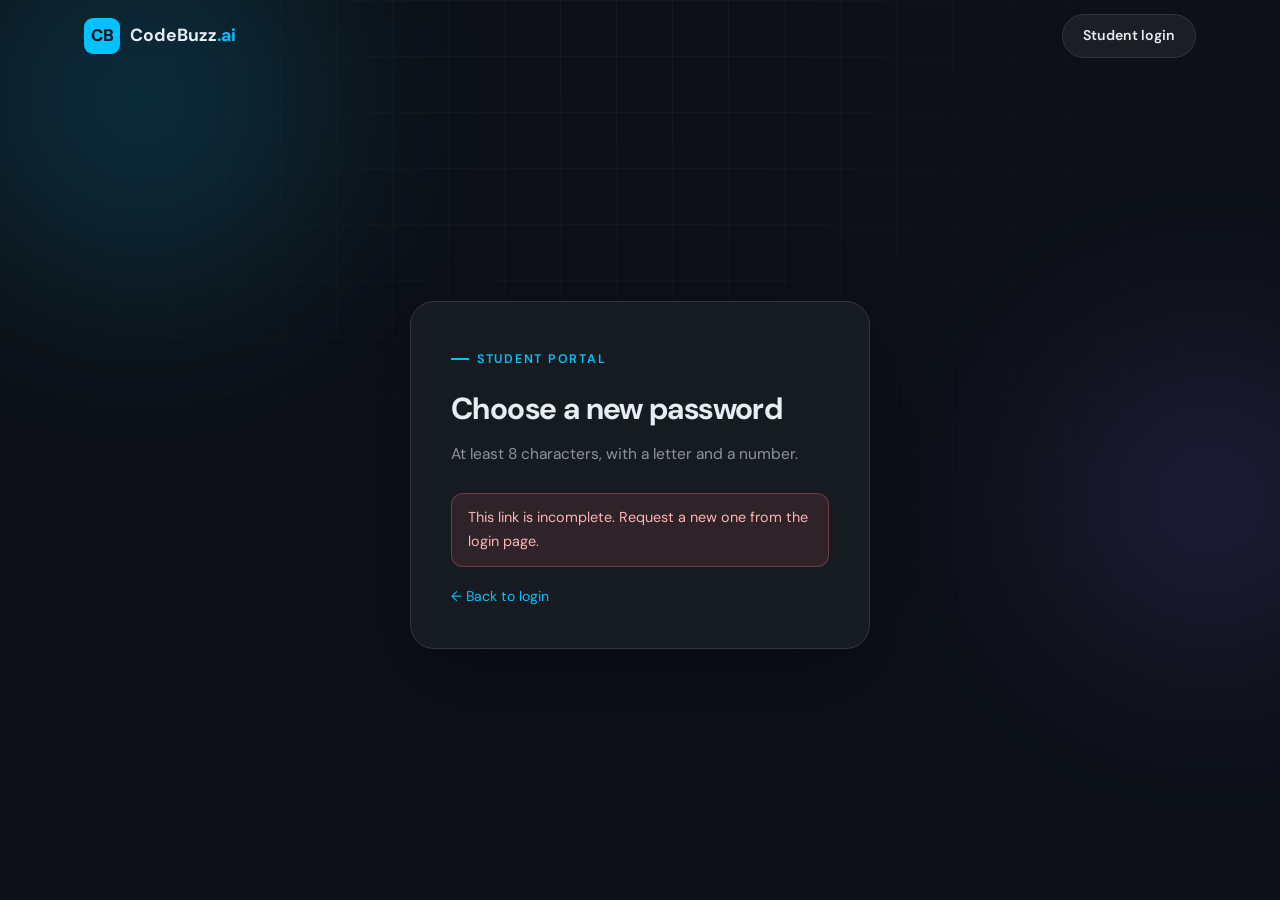
<file: internship/reset-password.html>
<!DOCTYPE html>
<html lang="en">
<head>
  <script>
    // Take the private reset token out of the address bar before any analytics runs
    window.__cbiResetQS = location.search;
    if (location.search && history.replaceState) history.replaceState(null, '', location.pathname);
  </script>
  <meta charset="UTF-8" />
  <meta name="viewport" content="width=device-width, initial-scale=1.0" />
  <title>Reset Password · CodeBuzz AI Internship Program</title>
  <meta name="robots" content="noindex" />
  <meta name="referrer" content="no-referrer" />
  <meta name="theme-color" content="#0D1117" />
  <link rel="icon" type="image/png" href="../assets/images/favicon.png" />
  <link rel="preconnect" href="https://fonts.googleapis.com" />
  <link rel="preconnect" href="https://fonts.gstatic.com" crossorigin />
  <link href="https://fonts.googleapis.com/css2?family=DM+Sans:wght@300;400;500;600;700;800&family=JetBrains+Mono:wght@400;500&display=swap" rel="stylesheet" />
  <link rel="stylesheet" href="assets/internship.css" />
  <!-- Analytics: PostHog + Meta Pixel + Google Analytics 4 (assets/js/analytics.js) -->
  <script src="/assets/js/analytics.js"></script>
  <noscript><img height="1" width="1" style="display:none" alt="" src="https://www.facebook.com/tr?id=1393333359453502&ev=PageView&noscript=1"/></noscript>
</head>
<body>
  <div class="fx" aria-hidden="true"><div class="grid-bg"></div><div class="orb o1"></div><div class="orb o2"></div></div>
  <nav class="nav">
    <div class="container nav-inner">
      <a href="../" class="logo" aria-label="CodeBuzz.ai home"><div class="logo-badge">CB</div><span>CodeBuzz<span class="accent">.ai</span></span></a>
      <a href="login.html" class="btn btn-ghost btn-sm">Student login</a>
    </div>
  </nav>

  <main class="auth-wrap">
    <div class="auth-card">
      <span class="eyebrow">Student portal</span>
      <h1 id="title">Choose a new password</h1>
      <p class="sub">At least 8 characters, with a letter and a number.</p>
      <form id="f-reset" novalidate>
        <div class="field">
          <label for="pw">New password</label>
          <div class="pw-wrap"><input class="ctrl" id="pw" type="password" autocomplete="new-password" maxlength="72" /><button class="pw-toggle" type="button">Show</button></div>
        </div>
        <div class="field">
          <label for="pw2">Confirm password</label>
          <div class="pw-wrap"><input class="ctrl" id="pw2" type="password" autocomplete="new-password" maxlength="72" /><button class="pw-toggle" type="button">Show</button></div>
        </div>
        <button class="btn btn-primary" type="submit">Save password &amp; log in</button>
      </form>
      <div class="msg" id="m" role="alert"></div>
      <div class="auth-links"><a href="login.html">&larr; Back to login</a></div>
    </div>
  </main>

  <script src="../assets/js/site-protect.js"></script>
  <script src="assets/config.js"></script>
  <script src="assets/common.js"></script>
  <script src="assets/portal.js"></script>
  <script>
  (function () {
    var P = window.Portal, $ = function (x) { return document.getElementById(x); };
    var qs = new URLSearchParams(window.__cbiResetQS || location.search);
    var token = qs.get('token') || '', isSetup = qs.get('setup') === '1';
    if (isSetup) {
      $('title').textContent = 'Set up your password';
      document.title = 'Set up your password · CodeBuzz AI Internship';
      document.querySelector('#f-reset button[type=submit]').textContent = 'Save password & open my portal';
    }
    // Remove the token from the address bar so it isn't left in history or shared by accident
    P.wirePasswordToggles();
    if (!token) {
      $('f-reset').hidden = true;
      P.msg($('m'), 'This link is incomplete. Request a new one from the login page.');
      return;
    }
    $('f-reset').addEventListener('submit', function (e) {
      e.preventDefault();
      var btn = this.querySelector('button[type=submit]'), pw = $('pw').value, pw2 = $('pw2').value;
      if (!P.PW_RULE.test(pw)) return P.msg($('m'), 'Password must be 8–72 characters with at least one letter and one number.');
      if (pw !== pw2) return P.msg($('m'), 'Passwords don’t match.');
      P.busy(btn, true, 'Saving…');
      P.api('/auth/reset-password', { body: { token: token, password: pw, confirmPassword: pw2 } }).then(function (r) {
        P.busy(btn, false);
        if (!r.ok) return P.msg($('m'), r.data.message || 'Could not reset the password.');
        P.store('student', r.data.token);
        P.msg($('m'), (isSetup ? 'Password saved.' : 'Password updated.') + ' Taking you to your portal…', 'ok');
        setTimeout(function () { location.replace('dashboard.html'); }, 900);
      });
    });
  })();
  </script>
</body>
</html>
</file>
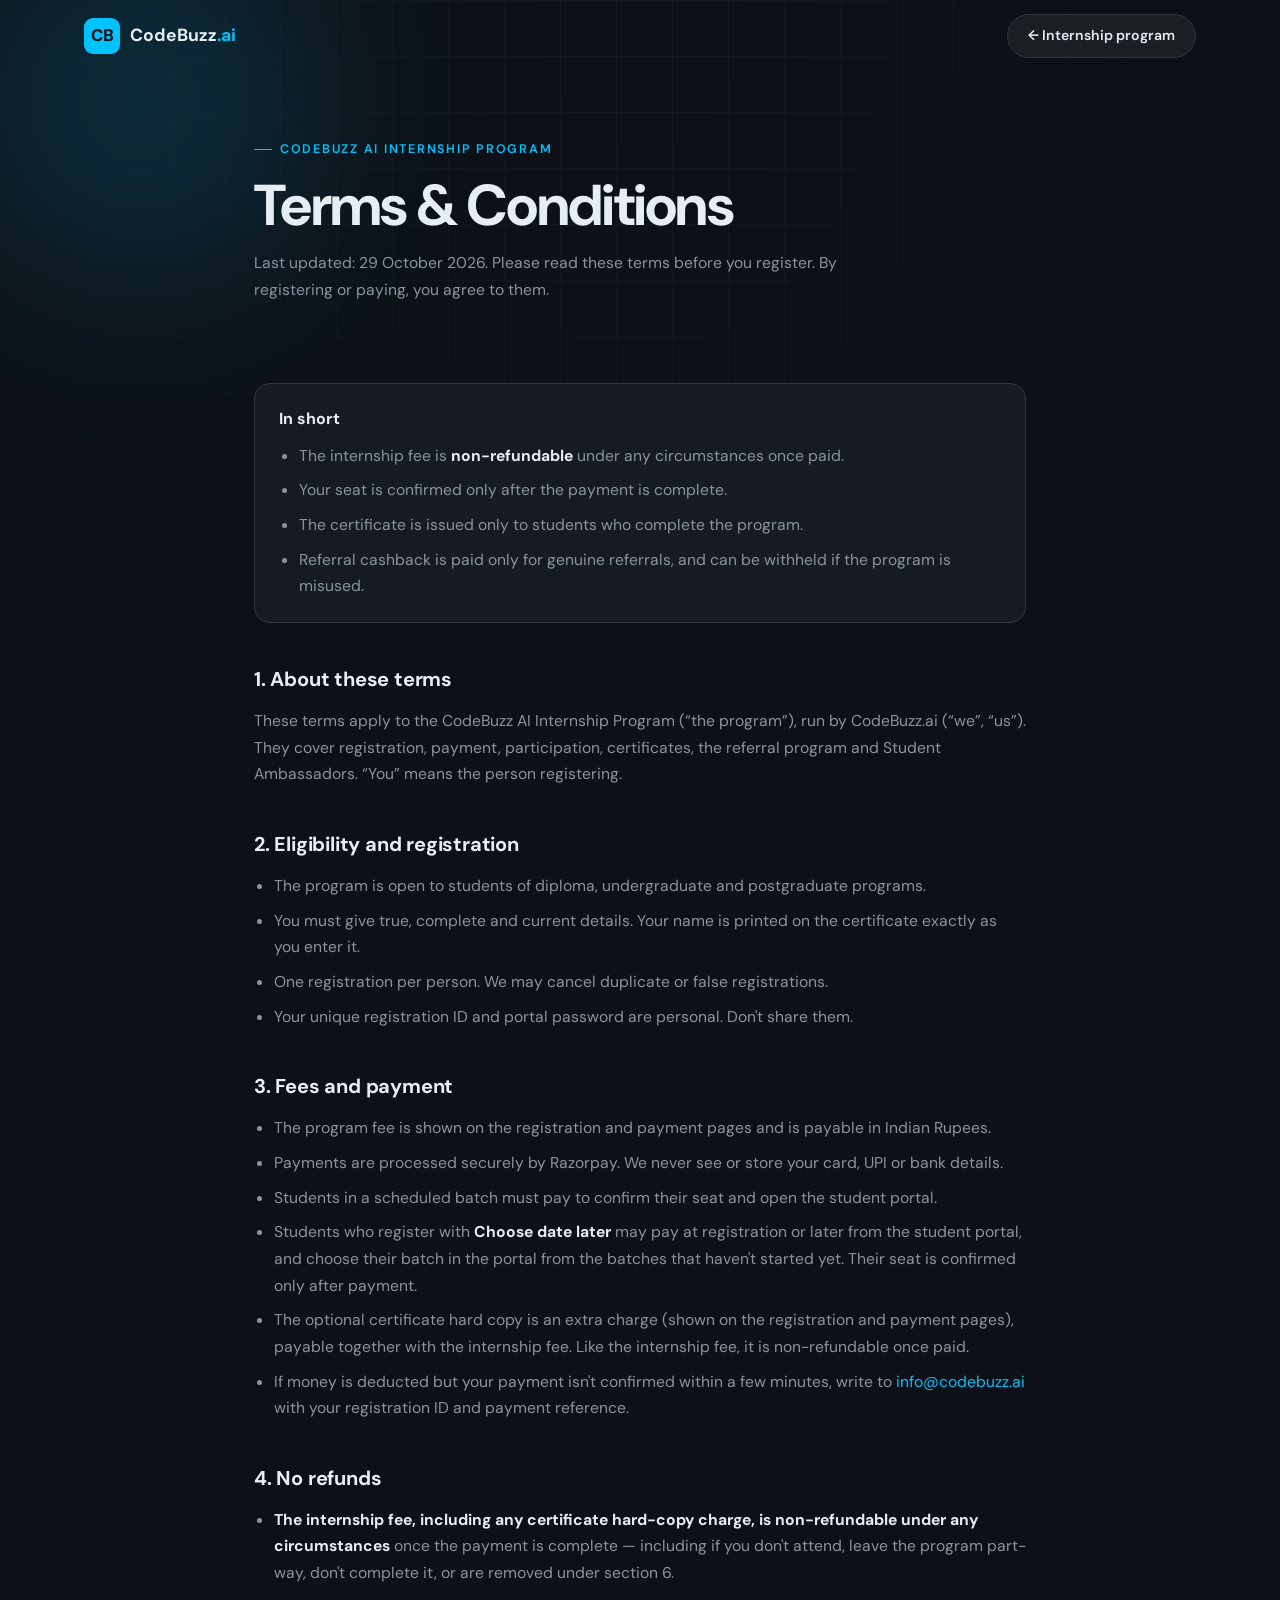
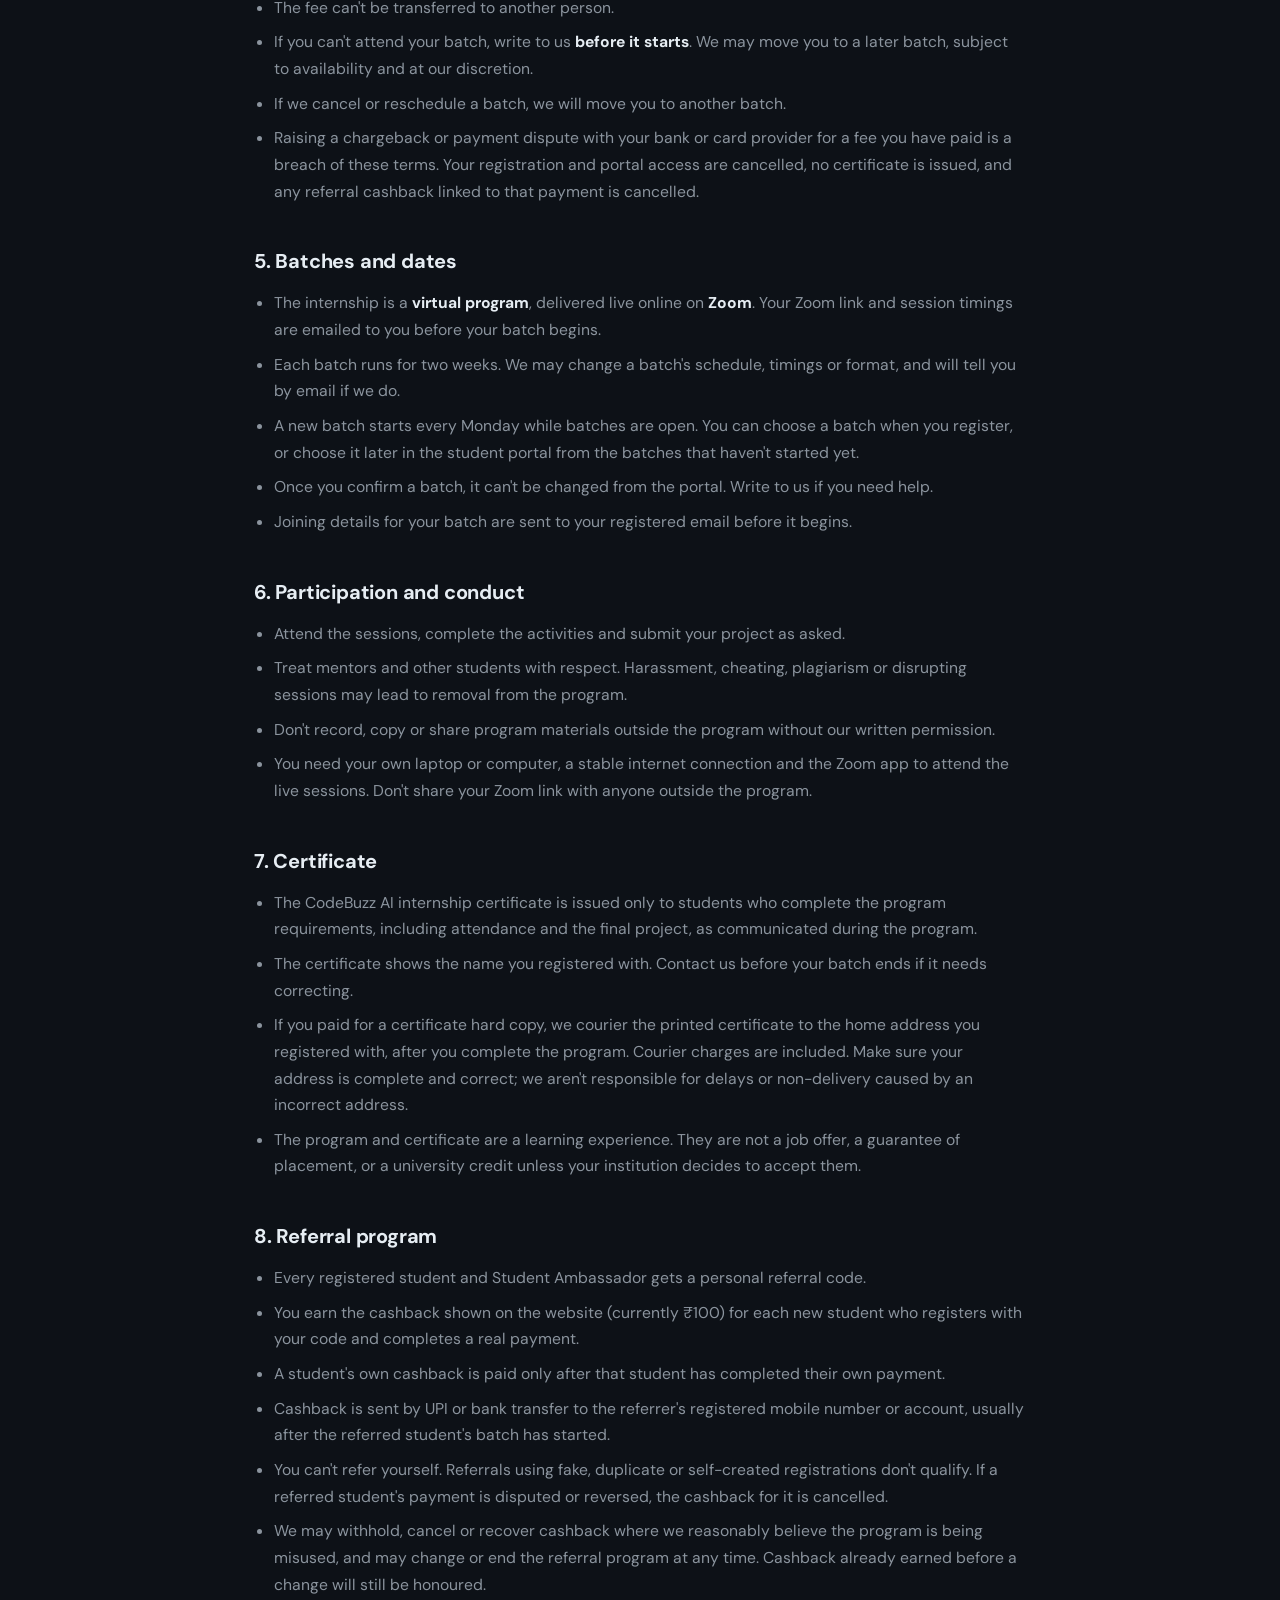
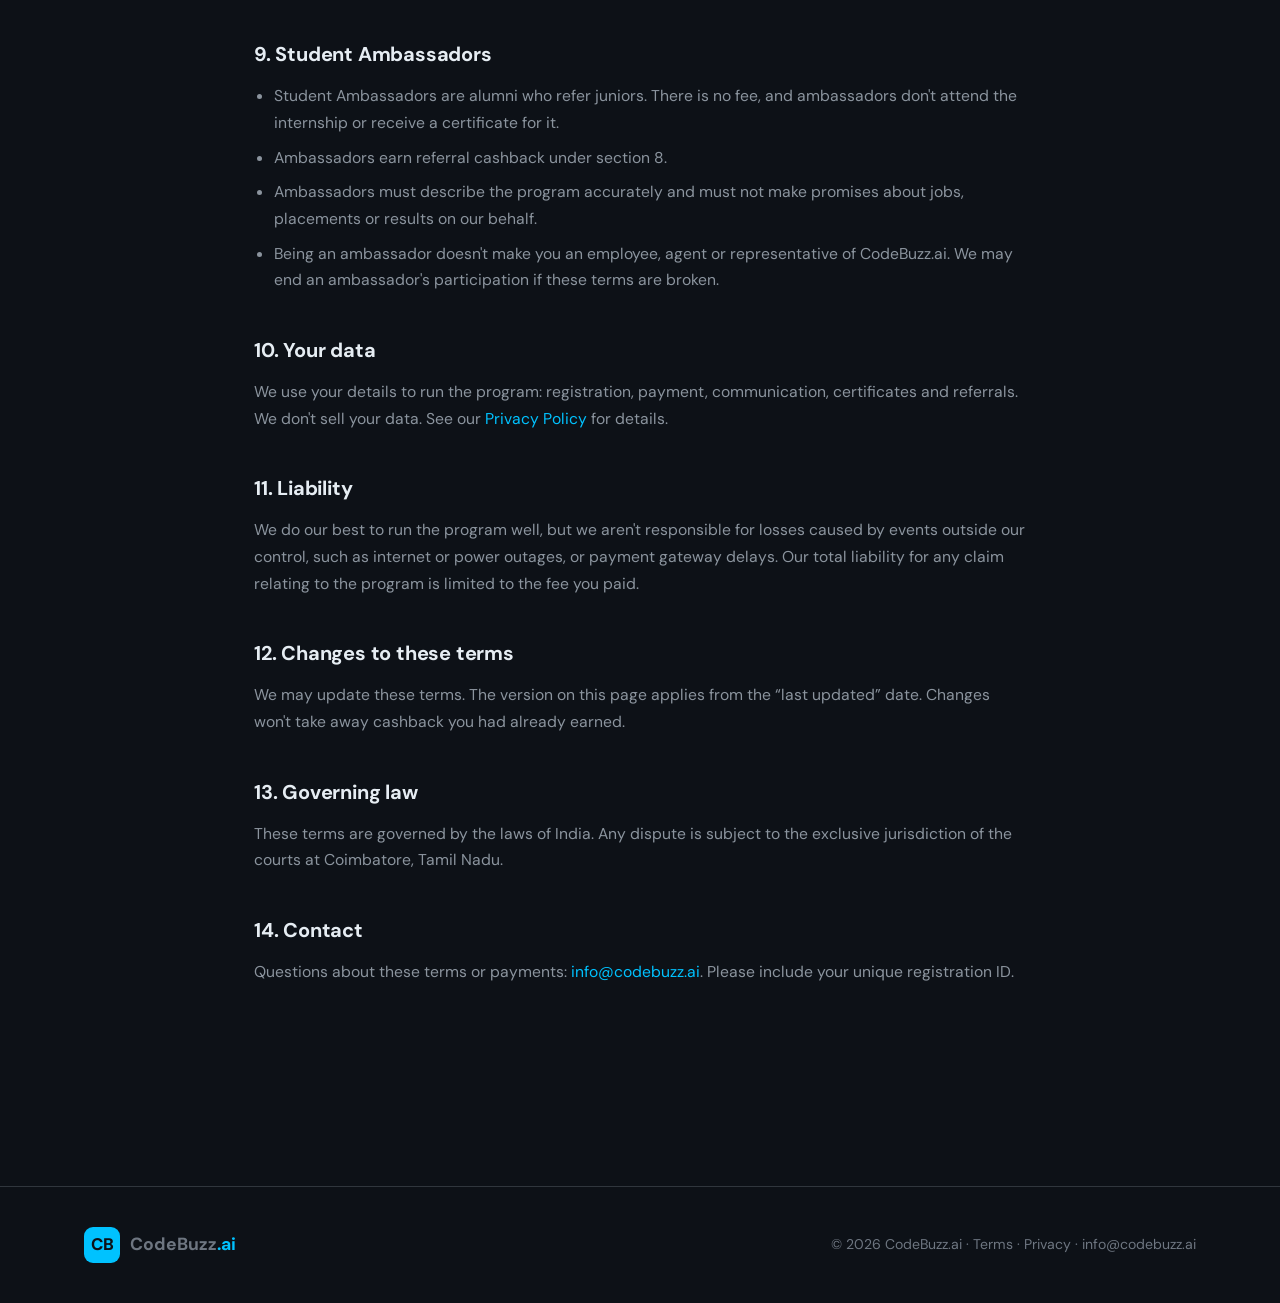
<file: internship/terms.html>
<!DOCTYPE html>
<html lang="en">
<head>
  <meta charset="UTF-8" />
  <meta name="viewport" content="width=device-width, initial-scale=1.0" />
  <title>Terms &amp; Conditions · CodeBuzz AI Internship Program</title>
  <meta name="description" content="Terms and conditions for the CodeBuzz AI Internship Program, the referral program and Student Ambassadors." />
  <meta name="theme-color" content="#0D1117" />
  <link rel="icon" type="image/png" href="../assets/images/favicon.png" />
  <link rel="preconnect" href="https://fonts.googleapis.com" />
  <link rel="preconnect" href="https://fonts.gstatic.com" crossorigin />
  <link href="https://fonts.googleapis.com/css2?family=DM+Sans:wght@300;400;500;600;700;800&family=JetBrains+Mono:wght@400;500&display=swap" rel="stylesheet" />
  <link rel="stylesheet" href="assets/internship.css" />
  <!-- Analytics: PostHog + Meta Pixel + Google Analytics 4 (assets/js/analytics.js) -->
  <script src="/assets/js/analytics.js"></script>
  <noscript><img height="1" width="1" style="display:none" alt="" src="https://www.facebook.com/tr?id=1393333359453502&ev=PageView&noscript=1"/></noscript>
</head>
<body>
  <div class="fx" aria-hidden="true"><div class="grid-bg"></div><div class="orb o1"></div></div>

  <nav class="nav">
    <div class="container nav-inner">
      <a href="../" class="logo" aria-label="CodeBuzz.ai home"><div class="logo-badge">CB</div><span>CodeBuzz<span class="accent">.ai</span></span></a>
      <a href="./" class="btn btn-ghost btn-sm">&larr; Internship program</a>
    </div>
  </nav>

  <main>
    <section class="page-top">
      <div class="container legal">
        <span class="eyebrow">CodeBuzz AI Internship Program</span>
        <h1>Terms &amp; Conditions</h1>
        <p>Last updated: 29 October 2026. Please read these terms before you register. By registering or paying, you agree to them.</p>
      </div>
    </section>

    <section>
      <div class="container legal">
        <div class="legal-key">
          <strong>In short</strong>
          <ul>
            <li>The internship fee is <b>non-refundable</b> under any circumstances once paid.</li>
            <li>Your seat is confirmed only after the payment is complete.</li>
            <li>The certificate is issued only to students who complete the program.</li>
            <li>Referral cashback is paid only for genuine referrals, and can be withheld if the program is misused.</li>
          </ul>
        </div>

        <h2>1. About these terms</h2>
        <p>These terms apply to the CodeBuzz AI Internship Program (“the program”), run by CodeBuzz.ai (“we”, “us”). They cover registration, payment, participation, certificates, the referral program and Student Ambassadors. “You” means the person registering.</p>

        <h2>2. Eligibility and registration</h2>
        <ul>
          <li>The program is open to students of diploma, undergraduate and postgraduate programs.</li>
          <li>You must give true, complete and current details. Your name is printed on the certificate exactly as you enter it.</li>
          <li>One registration per person. We may cancel duplicate or false registrations.</li>
          <li>Your unique registration ID and portal password are personal. Don't share them.</li>
        </ul>

        <h2>3. Fees and payment</h2>
        <ul>
          <li>The program fee is shown on the registration and payment pages and is payable in Indian Rupees.</li>
          <li>Payments are processed securely by Razorpay. We never see or store your card, UPI or bank details.</li>
          <li>Students in a scheduled batch must pay to confirm their seat and open the student portal.</li>
          <li>Students who register with <b>Choose date later</b> may pay at registration or later from the student portal, and choose their batch in the portal from the batches that haven't started yet. Their seat is confirmed only after payment.</li>
          <li>The optional certificate hard copy is an extra charge (shown on the registration and payment pages), payable together with the internship fee. Like the internship fee, it is non-refundable once paid.</li>
          <li>If money is deducted but your payment isn't confirmed within a few minutes, write to <a href="mailto:info@codebuzz.ai">info@codebuzz.ai</a> with your registration ID and payment reference.</li>
        </ul>

        <h2>4. No refunds</h2>
        <ul>
          <li><b>The internship fee, including any certificate hard-copy charge, is non-refundable under any circumstances</b> once the payment is complete &mdash; including if you don't attend, leave the program part-way, don't complete it, or are removed under section 6.</li>
          <li>The fee can't be transferred to another person.</li>
          <li>If you can't attend your batch, write to us <b>before it starts</b>. We may move you to a later batch, subject to availability and at our discretion.</li>
          <li>If we cancel or reschedule a batch, we will move you to another batch.</li>
          <li>Raising a chargeback or payment dispute with your bank or card provider for a fee you have paid is a breach of these terms. Your registration and portal access are cancelled, no certificate is issued, and any referral cashback linked to that payment is cancelled.</li>
        </ul>

        <h2>5. Batches and dates</h2>
        <ul>
          <li>The internship is a <b>virtual program</b>, delivered live online on <b>Zoom</b>. Your Zoom link and session timings are emailed to you before your batch begins.</li>
          <li>Each batch runs for two weeks. We may change a batch's schedule, timings or format, and will tell you by email if we do.</li>
          <li>A new batch starts every Monday while batches are open. You can choose a batch when you register, or choose it later in the student portal from the batches that haven't started yet.</li>
          <li>Once you confirm a batch, it can't be changed from the portal. Write to us if you need help.</li>
          <li>Joining details for your batch are sent to your registered email before it begins.</li>
        </ul>

        <h2>6. Participation and conduct</h2>
        <ul>
          <li>Attend the sessions, complete the activities and submit your project as asked.</li>
          <li>Treat mentors and other students with respect. Harassment, cheating, plagiarism or disrupting sessions may lead to removal from the program.</li>
          <li>Don't record, copy or share program materials outside the program without our written permission.</li>
          <li>You need your own laptop or computer, a stable internet connection and the Zoom app to attend the live sessions. Don't share your Zoom link with anyone outside the program.</li>
        </ul>

        <h2>7. Certificate</h2>
        <ul>
          <li>The CodeBuzz AI internship certificate is issued only to students who complete the program requirements, including attendance and the final project, as communicated during the program.</li>
          <li>The certificate shows the name you registered with. Contact us before your batch ends if it needs correcting.</li>
          <li>If you paid for a certificate hard copy, we courier the printed certificate to the home address you registered with, after you complete the program. Courier charges are included. Make sure your address is complete and correct; we aren't responsible for delays or non-delivery caused by an incorrect address.</li>
          <li>The program and certificate are a learning experience. They are not a job offer, a guarantee of placement, or a university credit unless your institution decides to accept them.</li>
        </ul>

        <h2>8. Referral program</h2>
        <ul>
          <li>Every registered student and Student Ambassador gets a personal referral code.</li>
          <li>You earn the cashback shown on the website (currently &#8377;100) for each new student who registers with your code and completes a real payment.</li>
          <li>A student's own cashback is paid only after that student has completed their own payment.</li>
          <li>Cashback is sent by UPI or bank transfer to the referrer's registered mobile number or account, usually after the referred student's batch has started.</li>
          <li>You can't refer yourself. Referrals using fake, duplicate or self-created registrations don't qualify. If a referred student's payment is disputed or reversed, the cashback for it is cancelled.</li>
          <li>We may withhold, cancel or recover cashback where we reasonably believe the program is being misused, and may change or end the referral program at any time. Cashback already earned before a change will still be honoured.</li>
        </ul>

        <h2>9. Student Ambassadors</h2>
        <ul>
          <li>Student Ambassadors are alumni who refer juniors. There is no fee, and ambassadors don't attend the internship or receive a certificate for it.</li>
          <li>Ambassadors earn referral cashback under section 8.</li>
          <li>Ambassadors must describe the program accurately and must not make promises about jobs, placements or results on our behalf.</li>
          <li>Being an ambassador doesn't make you an employee, agent or representative of CodeBuzz.ai. We may end an ambassador's participation if these terms are broken.</li>
        </ul>

        <h2>10. Your data</h2>
        <p>We use your details to run the program: registration, payment, communication, certificates and referrals. We don't sell your data. See our <a href="../privacy.html">Privacy Policy</a> for details.</p>

        <h2>11. Liability</h2>
        <p>We do our best to run the program well, but we aren't responsible for losses caused by events outside our control, such as internet or power outages, or payment gateway delays. Our total liability for any claim relating to the program is limited to the fee you paid.</p>

        <h2>12. Changes to these terms</h2>
        <p>We may update these terms. The version on this page applies from the “last updated” date. Changes won't take away cashback you had already earned.</p>

        <h2>13. Governing law</h2>
        <p>These terms are governed by the laws of India. Any dispute is subject to the exclusive jurisdiction of the courts at Coimbatore, Tamil Nadu.</p>

        <h2>14. Contact</h2>
        <p>Questions about these terms or payments: <a href="mailto:info@codebuzz.ai">info@codebuzz.ai</a>. Please include your unique registration ID.</p>
      </div>
    </section>
  </main>

  <footer class="footer">
    <div class="container">
      <a href="../" class="logo"><div class="logo-badge">CB</div><span>CodeBuzz<span class="accent">.ai</span></span></a>
      <span>&copy; <span data-year></span> CodeBuzz.ai · <a href="terms.html">Terms</a> · <a href="../privacy.html">Privacy</a> · <a href="mailto:info@codebuzz.ai">info@codebuzz.ai</a></span>
    </div>
  </footer>

  <script src="../assets/js/site-protect.js"></script>
  <script src="assets/common.js"></script>
</body>
</html>
</file>
<file: assets/css/style.css>
/* =============================================
   CODEBUZZ.AI — style.css
   Dark theme · Syne + DM Sans · Fully responsive
   ============================================= */

/* ===== RESET ===== */
*, *::before, *::after { box-sizing: border-box; margin: 0; padding: 0; }

/* ===== VARIABLES ===== */
:root {
  --brand:    #00C2FF;
  --brand-dk: #0095CC;
  --brand-lt: #66DAFF;
  --accent:   #FF6B35;
  --bg:       #0D1117;
  --surface:  #161B22;
  --elevated: #1C2333;
  --border:   #30363D;
  --text:     #E6EDF3;
  --muted:    #8B949E;
  --dim:      #6E7681;
  --white:    #FFFFFF;
  --font-b:   'DM Sans', sans-serif;
  --r:        12px;
  --r-lg:     20px;
  --trans:    0.3s ease;
  --shadow:   0 4px 24px rgba(0,0,0,0.45);
  --shadow-lg:0 8px 48px rgba(0,0,0,0.6);
  --glow:     0 0 40px rgba(0,194,255,0.14);
}

/* ===== BASE ===== */
html { scroll-behavior: smooth; }
body {
  font-family: var(--font-b);
  background: var(--bg);
  color: var(--text);
  line-height: 1.65;
  font-size: 16px;
  overflow-x: hidden;
}
img { max-width: 100%; height: auto; display: block; }
a  { color: inherit; text-decoration: none; }
ul { list-style: none; }
button { cursor: pointer; border: none; background: none; font-family: inherit; }
input, select, textarea { font-family: inherit; }

/* ===== TYPOGRAPHY ===== */
h1, h2, h3, h4 { font-family: var(--font-b); font-weight: 700; line-height: 1.2; }
h1 { font-size: clamp(2.4rem, 5vw, 5rem); }
h2 { font-size: clamp(1.9rem, 3.5vw, 3rem); }
h3 { font-size: clamp(1.1rem, 2vw, 1.4rem); }
.text-cyan { color: var(--brand); }
.accent    { color: var(--brand); }
.req       { color: var(--accent); }

/* ===== LAYOUT ===== */
.container {
  max-width: 1200px;
  margin: 0 auto;
  padding: 0 24px;
}

/* ===== BUTTONS ===== */
.btn {
  display: inline-flex;
  align-items: center;
  justify-content: center;
  gap: 8px;
  padding: 12px 28px;
  border-radius: 50px;
  font-family: var(--font-b);
  font-weight: 600;
  font-size: 0.95rem;
  transition: all var(--trans);
  white-space: nowrap;
  cursor: pointer;
  text-decoration: none;
  border: 2px solid transparent;
}
.btn-primary {
  background: var(--brand);
  color: #0D1117;
  border-color: var(--brand);
}
.btn-primary:hover {
  background: var(--brand-lt);
  border-color: var(--brand-lt);
  transform: translateY(-2px);
  box-shadow: 0 8px 24px rgba(0,194,255,0.28);
}
.btn-outline {
  background: transparent;
  color: var(--brand);
  border-color: var(--brand);
}
.btn-outline:hover {
  background: var(--brand);
  color: #0D1117;
  transform: translateY(-2px);
}
.btn-ghost {
  background: rgba(255,255,255,0.07);
  color: var(--text);
  border-color: var(--border);
}
.btn-ghost:hover {
  background: rgba(255,255,255,0.13);
  transform: translateY(-2px);
}
.btn-sm  { padding: 8px 18px; font-size: 0.875rem; }
.btn-lg  { padding: 16px 36px; font-size: 1rem; }
.btn-full{ width: 100%; }

/* ===== NAVBAR ===== */
.navbar {
  position: fixed;
  top: 0; left: 0; right: 0;
  z-index: 1000;
  transition: background 0.4s, box-shadow 0.4s, border-color 0.4s;
  border-bottom: 1px solid transparent;
}
.navbar.scrolled {
  background: rgba(13,17,23,0.96);
  backdrop-filter: blur(14px);
  -webkit-backdrop-filter: blur(14px);
  border-bottom-color: var(--border);
  box-shadow: 0 4px 32px rgba(0,0,0,0.4);
}
.nav-inner {
  display: flex;
  align-items: center;
  justify-content: space-between;
  gap: 24px;
  max-width: 1200px;
  margin: 0 auto;
  padding: 0 24px;
  height: 72px;
}
.nav-logo {
  display: flex;
  align-items: center;
  gap: 10px;
  font-family: var(--font-b);
  font-size: 1.25rem;
  font-weight: 700;
  color: var(--text);
  flex-shrink: 0;
}
.logo-badge {
  width: 36px;
  height: 36px;
  background: var(--brand);
  color: #0D1117;
  border-radius: 8px;
  display: flex;
  align-items: center;
  justify-content: center;
  font-size: 1.2rem;
  font-weight: 800;
  flex-shrink: 0;
}
.nav-links {
  display: flex;
  align-items: center;
  gap: 2px;
  flex: 1;
  justify-content: center;
}
.nav-links li a {
  color: var(--muted);
  font-size: 0.9rem;
  font-weight: 500;
  padding: 8px 12px;
  border-radius: 8px;
  transition: all var(--trans);
  white-space: nowrap;
}
.nav-links li a:hover { color: var(--text); background: rgba(255,255,255,0.06); }
.nav-right {
  display: flex;
  align-items: center;
  gap: 14px;
  flex-shrink: 0;
}
.hamburger {
  display: none;
  flex-direction: column;
  gap: 5px;
  padding: 8px;
  background: none;
  border: none;
  cursor: pointer;
}
.hamburger span {
  display: block;
  width: 24px;
  height: 2px;
  background: var(--text);
  border-radius: 2px;
  transition: all 0.3s;
}
.hamburger.active span:nth-child(1) { transform: translateY(7px) rotate(45deg); }
.hamburger.active span:nth-child(2) { opacity: 0; transform: translateX(-10px); }
.hamburger.active span:nth-child(3) { transform: translateY(-7px) rotate(-45deg); }

/* Mobile nav */
.mobile-nav {
  display: none;
  background: rgba(13,17,23,0.98);
  backdrop-filter: blur(16px);
  -webkit-backdrop-filter: blur(16px);
  border-top: 1px solid var(--border);
  overflow: hidden;
  max-height: 0;
  transition: max-height 0.4s cubic-bezier(0.4,0,0.2,1);
}
.mobile-nav.open { max-height: 520px; }
.mobile-nav-inner {
  padding: 16px 24px 24px;
  display: flex;
  flex-direction: column;
  gap: 4px;
}
.mobile-nav ul { display: flex; flex-direction: column; gap: 2px; }
.mobile-nav ul li a {
  display: block;
  padding: 13px 16px;
  color: var(--muted);
  font-size: 1rem;
  font-weight: 500;
  border-radius: 10px;
  transition: all var(--trans);
}
.mobile-nav ul li a:hover,
.mobile-nav ul li a:focus { color: var(--text); background: rgba(255,255,255,0.06); }
.mobile-nav .btn-full { margin-top: 12px; border-radius: 12px; }

/* ===== SECTION BASE ===== */
section { padding: 96px 0; }
.section-header {
  text-align: center;
  margin-bottom: 64px;
}
.section-header h2 { color: var(--white); margin-bottom: 16px; }
.section-header p {
  font-size: 1.1rem;
  color: var(--muted);
  max-width: 560px;
  margin: 0 auto;
  line-height: 1.75;
}
.section-tag {
  display: inline-block;
  color: var(--brand);
  font-size: 0.78rem;
  font-weight: 700;
  letter-spacing: 0.12em;
  text-transform: uppercase;
  margin-bottom: 12px;
}

/* ===== HERO ===== */
.hero {
  position: relative;
  min-height: 100vh;
  display: flex;
  align-items: center;
  padding-top: 72px;
  overflow: hidden;
}
.hero-bg {
  position: absolute;
  inset: 0;
  background-size: cover;
  background-position: center;
  background-repeat: no-repeat;
}
.hero-overlay {
  position: absolute;
  inset: 0;
  background: linear-gradient(
    135deg,
    rgba(13,17,23,0.93) 0%,
    rgba(13,17,23,0.78) 55%,
    rgba(0,194,255,0.07) 100%
  );
}
.hero .container { position: relative; z-index: 2; padding-top: 64px; padding-bottom: 64px; }
.hero-content { max-width: 680px; }
.hero-badge {
  display: inline-flex;
  align-items: center;
  gap: 8px;
  background: rgba(0,194,255,0.1);
  border: 1px solid rgba(0,194,255,0.28);
  color: var(--brand);
  padding: 8px 18px;
  border-radius: 50px;
  font-size: 0.83rem;
  font-weight: 600;
  letter-spacing: 0.04em;
  margin-bottom: 28px;
}
.hero-h1 {
  font-family: var(--font-b);
  font-size: clamp(2.8rem, 6vw, 5.2rem);
  font-weight: 800;
  line-height: 1.06;
  letter-spacing: -0.02em;
  margin-bottom: 24px;
  color: var(--white);
}
.hero-sub {
  font-size: 1.15rem;
  color: var(--muted);
  line-height: 1.75;
  margin-bottom: 40px;
  max-width: 520px;
}
.hero-actions {
  display: flex;
  gap: 16px;
  flex-wrap: wrap;
  margin-bottom: 64px;
}
.hero-stats {
  display: flex;
  align-items: center;
  background: rgba(22,27,34,0.72);
  backdrop-filter: blur(12px);
  -webkit-backdrop-filter: blur(12px);
  border: 1px solid var(--border);
  border-radius: var(--r-lg);
  padding: 24px 28px;
  flex-wrap: wrap;
  gap: 0;
  width: fit-content;
  max-width: 100%;
}
.stat {
  display: flex;
  flex-direction: column;
  align-items: center;
  padding: 0 20px;
}
.stat strong {
  font-family: var(--font-b);
  font-size: 1.9rem;
  font-weight: 800;
  color: var(--brand);
  line-height: 1;
}
.stat span {
  font-size: 0.78rem;
  color: var(--muted);
  margin-top: 4px;
  text-align: center;
  white-space: nowrap;
}
.stat-divider {
  width: 1px;
  height: 40px;
  background: var(--border);
  flex-shrink: 0;
}

/* ===== VALUE PROPS ===== */
.values { background: var(--surface); }
.values-grid {
  display: grid;
  grid-template-columns: repeat(3, 1fr);
  gap: 24px;
}
.value-card {
  background: var(--elevated);
  border: 1px solid var(--border);
  border-radius: var(--r-lg);
  padding: 40px 32px;
  transition: all 0.45s ease;
}
.value-card:hover {
  transform: translateY(-6px);
  border-color: rgba(0,194,255,0.38);
  box-shadow: var(--glow);
}
.value-icon {
  width: 56px;
  height: 56px;
  background: rgba(0,194,255,0.09);
  border: 1px solid rgba(0,194,255,0.18);
  border-radius: 14px;
  display: flex;
  align-items: center;
  justify-content: center;
  color: var(--brand);
  margin-bottom: 20px;
}
.value-card h3 { font-family: var(--font-b); color: var(--white); margin-bottom: 12px; font-size: 1.15rem; }
.value-card p  { color: var(--muted); line-height: 1.75; font-size: 0.95rem; }

/* ===== SERVICES ===== */
.services { background: var(--bg); }
.services-grid {
  display: grid;
  grid-template-columns: repeat(3, 1fr);
  gap: 24px;
}
.service-card {
  background: var(--surface);
  border: 1px solid var(--border);
  border-radius: var(--r-lg);
  overflow: hidden;
  display: flex;
  flex-direction: column;
  transition: all 0.45s ease;
}
.service-card:hover {
  transform: translateY(-6px);
  border-color: rgba(0,194,255,0.28);
  box-shadow: var(--shadow-lg);
}
.service-img { height: 190px; overflow: hidden; }
.service-img img {
  width: 100%;
  height: 100%;
  object-fit: cover;
  transition: transform 0.6s ease;
}
.service-card:hover .service-img img { transform: scale(1.06); }
.service-body {
  padding: 28px;
  display: flex;
  flex-direction: column;
  flex: 1;
}
.service-icon {
  width: 44px;
  height: 44px;
  background: rgba(0,194,255,0.09);
  border-radius: 10px;
  display: flex;
  align-items: center;
  justify-content: center;
  color: var(--brand);
  margin-bottom: 14px;
}
.service-icon-lg { width: 60px; height: 60px; border-radius: 14px; }
.service-card h3 { font-family: var(--font-b); color: var(--white); margin-bottom: 10px; font-size: 1.05rem; }
.service-card p  { color: var(--muted); font-size: 0.93rem; line-height: 1.75; margin-bottom: 14px; flex: 1; }
.service-plain .service-body { padding: 36px; }
.service-features {
  display: flex;
  flex-direction: column;
  gap: 8px;
  margin-bottom: 18px;
}
.service-features li { color: var(--muted); font-size: 0.88rem; }
.service-link {
  color: var(--brand);
  font-weight: 600;
  font-size: 0.88rem;
  display: inline-flex;
  align-items: center;
  gap: 4px;
  margin-top: auto;
  transition: gap 0.2s;
}
.service-link:hover { gap: 8px; }

/* ===== ABOUT ===== */
.about { background: var(--surface); }
.about-grid {
  display: grid;
  grid-template-columns: 1fr 1fr;
  gap: 80px;
  align-items: center;
}
.about-img { position: relative; }
.about-img img {
  width: 100%;
  border-radius: var(--r-lg);
  box-shadow: var(--shadow-lg);
}
.about-badge {
  position: absolute;
  bottom: -20px;
  right: -20px;
  background: var(--brand);
  color: #0D1117;
  padding: 20px 24px;
  border-radius: var(--r);
  text-align: center;
  box-shadow: var(--shadow);
}
.about-badge strong {
  display: block;
  font-family: var(--font-b);
  font-size: 2rem;
  font-weight: 800;
  line-height: 1;
}
.about-badge span { font-size: 0.78rem; font-weight: 600; }
.about-content .section-tag { display: block; margin-bottom: 12px; }
.about-content h2 { color: var(--white); margin-bottom: 18px; }
.about-content > p { color: var(--muted); line-height: 1.8; margin-bottom: 14px; font-size: 0.97rem; }
.highlights { display: flex; flex-direction: column; gap: 16px; margin: 28px 0; }
.highlight { display: flex; align-items: flex-start; gap: 14px; }
.highlight-icon {
  width: 32px;
  height: 32px;
  background: rgba(0,194,255,0.09);
  border-radius: 8px;
  display: flex;
  align-items: center;
  justify-content: center;
  color: var(--brand);
  flex-shrink: 0;
  margin-top: 2px;
}
.highlight strong { display: block; color: var(--white); font-size: 0.93rem; margin-bottom: 2px; }
.highlight span   { color: var(--muted); font-size: 0.88rem; }

/* ===== WHO WE SERVE ===== */
.serve { background: var(--bg); }
.serve-grid {
  display: grid;
  grid-template-columns: repeat(3, 1fr);
  gap: 24px;
}
.serve-card {
  background: var(--surface);
  border: 1px solid var(--border);
  border-radius: var(--r-lg);
  padding: 36px 28px;
  transition: all 0.4s ease;
}
.serve-card:hover {
  transform: translateY(-4px);
  border-color: rgba(0,194,255,0.28);
}
.serve-emoji { font-size: 2.4rem; margin-bottom: 14px; }
.serve-card h3 { font-family: var(--font-b); color: var(--white); margin-bottom: 10px; font-size: 1.1rem; }
.serve-card p  { color: var(--muted); font-size: 0.93rem; line-height: 1.7; }
.serve-card-cta {
  background: linear-gradient(135deg, rgba(0,194,255,0.08), rgba(255,107,53,0.04));
  border-color: rgba(0,194,255,0.18);
  display: flex;
  flex-direction: column;
  justify-content: center;
  gap: 10px;
}
.serve-card-cta p { margin-bottom: 4px; }

/* ===== HOW IT WORKS ===== */
.how { background: var(--surface); }
.how-grid {
  display: grid;
  grid-template-columns: repeat(4, 1fr);
  gap: 24px;
  position: relative;
}
.how-grid::before {
  content: '';
  position: absolute;
  top: 64px;
  left: 12%;
  right: 12%;
  height: 1px;
  background: linear-gradient(to right, var(--brand), rgba(0,194,255,0.1), transparent);
  z-index: 0;
  pointer-events: none;
}
.how-step {
  background: var(--elevated);
  border: 1px solid var(--border);
  border-radius: var(--r-lg);
  padding: 36px 24px;
  text-align: center;
  position: relative;
  z-index: 1;
  transition: all 0.4s ease;
}
.how-step:hover {
  transform: translateY(-6px);
  border-color: rgba(0,194,255,0.3);
  box-shadow: var(--glow);
}
.step-num {
  font-family: var(--font-b);
  font-size: 2.8rem;
  font-weight: 800;
  color: rgba(0,194,255,0.14);
  line-height: 1;
  margin-bottom: 10px;
}
.step-icon {
  width: 58px;
  height: 58px;
  background: rgba(0,194,255,0.09);
  border: 1px solid rgba(0,194,255,0.18);
  border-radius: 50%;
  display: flex;
  align-items: center;
  justify-content: center;
  color: var(--brand);
  margin: 0 auto 18px;
}
.how-step h3 { font-family: var(--font-b); color: var(--white); margin-bottom: 10px; font-size: 1.1rem; }
.how-step p  { color: var(--muted); font-size: 0.88rem; line-height: 1.75; }

/* ===== PRICING ===== */
.pricing { background: var(--bg); }
.pricing-grid {
  display: grid;
  grid-template-columns: repeat(3, 1fr);
  gap: 24px;
  align-items: start;
}
.pricing-card {
  background: var(--surface);
  border: 1px solid var(--border);
  border-radius: var(--r-lg);
  padding: 40px 32px;
  display: flex;
  flex-direction: column;
  position: relative;
  transition: all 0.4s ease;
}
.pricing-card:hover { transform: translateY(-4px); box-shadow: var(--shadow-lg); }
.pricing-popular {
  border-color: var(--brand);
  background: linear-gradient(180deg, rgba(0,194,255,0.06) 0%, var(--surface) 100%);
  box-shadow: 0 0 64px rgba(0,194,255,0.09);
  transform: scale(1.03);
}
.pricing-popular:hover { transform: scale(1.03) translateY(-4px); }
.popular-badge {
  position: absolute;
  top: -14px;
  left: 50%;
  transform: translateX(-50%);
  background: var(--brand);
  color: #0D1117;
  padding: 4px 20px;
  border-radius: 50px;
  font-size: 0.78rem;
  font-weight: 700;
  white-space: nowrap;
}
.pricing-head { margin-bottom: 28px; }
.pricing-head h3 {
  font-family: var(--font-b);
  font-size: 1.4rem;
  color: var(--white);
  margin-bottom: 14px;
}
.price {
  display: flex;
  align-items: baseline;
  gap: 6px;
  margin-bottom: 12px;
}
.price strong {
  font-family: var(--font-b);
  font-size: 2.8rem;
  font-weight: 800;
  color: var(--white);
  line-height: 1;
}
.price-from, .price-period { color: var(--muted); font-size: 0.88rem; }
.pricing-head > p { color: var(--muted); font-size: 0.9rem; line-height: 1.65; }
.price-features {
  flex: 1;
  display: flex;
  flex-direction: column;
  gap: 12px;
  margin-bottom: 28px;
}
.price-features li {
  display: flex;
  align-items: center;
  gap: 10px;
  color: var(--text);
  font-size: 0.9rem;
}
.price-features li svg { color: var(--brand); flex-shrink: 0; }

/* ===== FAQ ===== */
.faq { background: var(--surface); }
.faq-list {
  max-width: 820px;
  margin: 0 auto;
  display: flex;
  flex-direction: column;
  gap: 10px;
}
.faq-item {
  background: var(--elevated);
  border: 1px solid var(--border);
  border-radius: var(--r);
  overflow: hidden;
  transition: border-color 0.3s;
}
.faq-item.active { border-color: rgba(0,194,255,0.38); }
.faq-q {
  width: 100%;
  display: flex;
  align-items: center;
  justify-content: space-between;
  gap: 16px;
  padding: 22px 24px;
  color: var(--text);
  font-size: 0.97rem;
  font-weight: 600;
  text-align: left;
  background: none;
  border: none;
  cursor: pointer;
  transition: color 0.3s;
}
.faq-q:hover { color: var(--brand); }
.faq-item.active .faq-q { color: var(--brand); }
.faq-arrow {
  flex-shrink: 0;
  color: var(--muted);
  transition: transform 0.3s, color 0.3s;
}
.faq-item.active .faq-arrow { transform: rotate(180deg); color: var(--brand); }
.faq-a {
  max-height: 0;
  overflow: hidden;
  transition: max-height 0.42s ease;
}
.faq-a.open { max-height: 320px; }
.faq-a p {
  padding: 0 24px 22px;
  color: var(--muted);
  font-size: 0.94rem;
  line-height: 1.85;
}

/* ===== CTA BANNER ===== */
.cta-banner {
  background: linear-gradient(135deg, #0D1117 0%, #0F1E33 50%, #0D1117 100%);
  padding: 96px 0;
  position: relative;
  overflow: hidden;
}
.cta-banner::before {
  content: '';
  position: absolute;
  inset: 0;
  background: radial-gradient(ellipse at center, rgba(0,194,255,0.07) 0%, transparent 70%);
  pointer-events: none;
}
.cta-inner {
  position: relative;
  z-index: 1;
  text-align: center;
}
.cta-inner h2 {
  font-family: var(--font-b);
  font-size: clamp(1.9rem, 4vw, 3.2rem);
  color: var(--white);
  margin-bottom: 14px;
}
.cta-inner p { color: var(--muted); font-size: 1.1rem; margin-bottom: 40px; }
.cta-btns {
  display: flex;
  gap: 16px;
  justify-content: center;
  flex-wrap: wrap;
}

/* ===== CONTACT ===== */
.contact { background: var(--bg); }
.contact-grid {
  display: grid;
  grid-template-columns: 1fr 2fr;
  gap: 64px;
  align-items: start;
}
.contact-info { display: flex; flex-direction: column; gap: 28px; }
.contact-item { display: flex; align-items: flex-start; gap: 16px; }
.contact-icon {
  width: 48px;
  height: 48px;
  background: rgba(0,194,255,0.09);
  border: 1px solid rgba(0,194,255,0.18);
  border-radius: 12px;
  display: flex;
  align-items: center;
  justify-content: center;
  color: var(--brand);
  flex-shrink: 0;
}
.contact-item strong { display: block; color: var(--white); font-size: 0.88rem; margin-bottom: 4px; }
.contact-item span,
.contact-item a { color: var(--muted); font-size: 0.9rem; transition: color 0.2s; }
.contact-item a:hover { color: var(--brand); }
.contact-social { display: flex; gap: 12px; margin-top: 4px; }
.contact-social a {
  width: 44px;
  height: 44px;
  background: var(--surface);
  border: 1px solid var(--border);
  border-radius: 10px;
  display: flex;
  align-items: center;
  justify-content: center;
  color: var(--muted);
  transition: all 0.3s;
}
.contact-social a:hover { color: var(--brand); border-color: var(--brand); background: rgba(0,194,255,0.08); }
.contact-form-wrap {
  background: var(--surface);
  border: 1px solid var(--border);
  border-radius: var(--r-lg);
  padding: 10px;
  overflow:hidden;
  height:430px;
}

.contact-form-wrap iframe {
  position: relative;
  top: -60px;
}
#contactForm { display: flex; flex-direction: column; gap: 20px; }
.form-row { display: grid; grid-template-columns: 1fr 1fr; gap: 20px; }
.form-group { display: flex; flex-direction: column; gap: 8px; }
.form-group label { color: var(--text); font-size: 0.875rem; font-weight: 500; }
.form-group input,
.form-group select,
.form-group textarea {
  background: var(--elevated);
  border: 1px solid var(--border);
  border-radius: 10px;
  padding: 13px 16px;
  color: var(--text);
  font-size: 0.95rem;
  transition: border-color 0.3s, box-shadow 0.3s;
  width: 100%;
}
.form-group input::placeholder,
.form-group textarea::placeholder { color: var(--dim); }
.form-group input:focus,
.form-group select:focus,
.form-group textarea:focus {
  outline: none;
  border-color: var(--brand);
  box-shadow: 0 0 0 3px rgba(0,194,255,0.14);
}
.form-group select { cursor: pointer; appearance: none; }
.form-group select option { background: var(--elevated); color: var(--text); }
.form-group textarea { resize: vertical; min-height: 130px; }
.form-error { border-color: var(--accent) !important; }
.form-success {
  display: none;
  align-items: center;
  justify-content: center;
  gap: 10px;
  padding: 16px 24px;
  background: rgba(0,194,255,0.09);
  border: 1px solid rgba(0,194,255,0.28);
  border-radius: 10px;
  color: var(--brand);
  font-weight: 600;
  font-size: 0.95rem;
}
.form-success.show { display: flex; }

/* ===== FOOTER ===== */
.footer {
  background: var(--surface);
  border-top: 1px solid var(--border);
  padding: 72px 0 0;
}
.footer-top {
  display: grid;
  grid-template-columns: 1.4fr 2fr;
  gap: 80px;
  padding-bottom: 56px;
  border-bottom: 1px solid var(--border);
}
.footer-brand .nav-logo { margin-bottom: 16px; }
.footer-brand > p {
  color: var(--muted);
  font-size: 0.9rem;
  line-height: 1.75;
  max-width: 280px;
  margin-bottom: 24px;
}
.footer-social { display: flex; gap: 10px; }
.footer-social a {
  width: 40px;
  height: 40px;
  background: var(--elevated);
  border: 1px solid var(--border);
  border-radius: 8px;
  display: flex;
  align-items: center;
  justify-content: center;
  color: var(--muted);
  transition: all 0.3s;
}
.footer-social a:hover { color: var(--brand); border-color: var(--brand); }
.footer-links {
  display: grid;
  grid-template-columns: repeat(3, 1fr);
  gap: 32px;
}
.footer-col h4 {
  font-family: var(--font-b);
  font-size: 0.82rem;
  color: var(--white);
  margin-bottom: 16px;
  text-transform: uppercase;
  letter-spacing: 0.1em;
}
.footer-col ul { display: flex; flex-direction: column; gap: 10px; }
.footer-col ul li a,
.footer-col ul li span { color: var(--muted); font-size: 0.9rem; transition: color 0.2s; }
.footer-col ul li a:hover { color: var(--brand); }
.footer-bottom {
  display: flex;
  justify-content: space-between;
  align-items: center;
  padding: 24px 0;
  flex-wrap: wrap;
  gap: 10px;
}
.footer-bottom p { color: var(--dim); font-size: 0.84rem; }

/* ===== ANIMATIONS ===== */
.fade-up {
  opacity: 0;
  transform: translateY(36px);
  animation: fadeUp 0.85s forwards cubic-bezier(0.22,1,0.36,1);
}
.delay-1 { animation-delay: 0.15s; }
.delay-2 { animation-delay: 0.30s; }
.delay-3 { animation-delay: 0.45s; }
.delay-4 { animation-delay: 0.60s; }
@keyframes fadeUp {
  to { opacity: 1; transform: translateY(0); }
}

.reveal {
  opacity: 0;
  transform: translateY(28px);
  transition: opacity 0.7s ease, transform 0.7s ease;
}
.reveal.visible { opacity: 1; transform: translateY(0); }
.reveal.delay-1 { transition-delay: 0.10s; }
.reveal.delay-2 { transition-delay: 0.20s; }
.reveal.delay-3 { transition-delay: 0.30s; }

/* ===== RESPONSIVE — TABLET (≤ 1024px) ===== */
@media (max-width: 1024px) {
  .services-grid  { grid-template-columns: repeat(2, 1fr); }
  .how-grid       { grid-template-columns: repeat(2, 1fr); }
  .how-grid::before { display: none; }
  .about-grid     { gap: 48px; }
  .contact-grid   { grid-template-columns: 1fr 1.5fr; gap: 40px; }
}

/* ===== RESPONSIVE — MOBILE (≤ 768px) ===== */
@media (max-width: 768px) {
  section { padding: 72px 0; }

  /* Navbar */
  .nav-links { display: none; }
  .nav-cta   { display: none; }
  .hamburger { display: flex; }
  .mobile-nav { display: block; }

  /* Hero */
  .hero-h1 { font-size: clamp(2.2rem, 7.5vw, 3.4rem); }
  .hero-sub { font-size: 1.05rem; }
  .hero-actions { flex-direction: column; }
  .hero-actions .btn { width: 100%; justify-content: center; }
  .hero-stats { padding: 20px 16px; gap: 0; width: 100%; }
  .stat { flex: 1; padding: 0 10px; }
  .stat strong { font-size: 1.5rem; }
  .hero-content { padding-bottom: 32px; }

  /* Values */
  .values-grid { grid-template-columns: 1fr; gap: 16px; }

  /* Services */
  .services-grid { grid-template-columns: 1fr; }

  /* About */
  .about-grid { grid-template-columns: 1fr; gap: 48px; }
  .about-badge { bottom: -10px; right: 12px; }

  /* Who We Serve */
  .serve-grid { grid-template-columns: 1fr 1fr; }

  /* How It Works */
  .how-grid { grid-template-columns: 1fr; gap: 16px; }

  /* Pricing */
  .pricing-grid { grid-template-columns: 1fr; gap: 20px; }
  .pricing-popular { transform: none; }
  .pricing-popular:hover { transform: translateY(-4px); }

  /* Contact */
  .contact-grid { grid-template-columns: 1fr; gap: 40px; }
  .form-row { grid-template-columns: 1fr; }
  .contact-form-wrap { padding: 28px 20px; }

  /* Footer */
  .footer-top { grid-template-columns: 1fr; gap: 40px; }
  .footer-links { grid-template-columns: repeat(2, 1fr); }
  .footer-bottom { flex-direction: column; text-align: center; }

  /* Section header */
  .section-header { margin-bottom: 48px; }
  .section-header p { font-size: 1rem; }

  /* CTA */
  .cta-btns { flex-direction: column; align-items: center; }
  .cta-btns .btn { width: 100%; max-width: 320px; }
}

/* ===== RESPONSIVE — SMALL MOBILE (≤ 480px) ===== */
@media (max-width: 480px) {
  .container { padding: 0 16px; }

  .hero-badge { font-size: 0.76rem; padding: 7px 14px; }
  .hero-stats {
    flex-direction: column;
    align-items: stretch;
    gap: 12px;
    padding: 20px;
  }
  .stat { flex-direction: row; justify-content: space-between; align-items: center; padding: 8px 0; }
  .stat span { text-align: right; }
  .stat-divider { width: 100%; height: 1px; }

  .serve-grid { grid-template-columns: 1fr; }
  .footer-links { grid-template-columns: 1fr; }

  .pricing-card { padding: 28px 22px; }
  .price strong { font-size: 2.4rem; }

  .how-step { padding: 28px 20px; }

  h2 { font-size: 1.75rem; }

  .about-badge {
    position: static;
    display: inline-block;
    margin-top: 16px;
    border-radius: var(--r);
  }

  .nav-inner { height: 64px; }

  .contact-form-wrap { padding: 22px 16px; }

  .value-card { padding: 28px 24px; }
}
</file>
<file: careers/careers.css>
/* CodeBuzz.ai careers pages (on top of /assets/css/style.css) */
.careers { padding-top: 72px; }
.careers h1, .careers h2, .careers h3 { color: var(--white); }
.c-hero { padding: 96px 0 56px; text-align: center; }
.c-hero h1 { font-size: clamp(2.4rem, 6vw, 4.2rem); letter-spacing: -.03em; margin: 14px auto 18px; max-width: 820px; }
.c-hero p { color: var(--muted); font-size: 1.15rem; max-width: 620px; margin: 0 auto 32px; line-height: 1.7; }
.c-hero .btn svg, .c-job-hero .btn svg, .c-go svg { vertical-align: -3px; margin-left: 6px; }
.c-section { padding: 40px 0 72px; }
.c-why { display: grid; grid-template-columns: repeat(3, 1fr); gap: 20px; }
.c-card { background: var(--surface); border: 1px solid var(--border); border-radius: var(--r-lg); padding: 28px; }
.c-card h3 { font-size: 1.15rem; margin: 16px 0 8px; }
.c-card p { color: var(--muted); line-height: 1.65; }
.c-ico { display: inline-flex; width: 46px; height: 46px; border-radius: 12px; align-items: center; justify-content: center; background: rgba(0,194,255,.12); color: var(--brand); }
.c-head { display: flex; align-items: baseline; justify-content: space-between; gap: 16px; margin-bottom: 20px; }
.c-head h2 { font-size: clamp(1.6rem, 3vw, 2.2rem); }
.c-head p { color: var(--muted); }
.c-role { display: flex; align-items: center; justify-content: space-between; gap: 20px; padding: 28px 30px; border-radius: var(--r-lg);
  background: var(--surface); border: 1px solid var(--border); transition: border-color var(--trans), transform var(--trans), box-shadow var(--trans); }
.c-role:hover { border-color: var(--brand); transform: translateY(-2px); box-shadow: var(--glow); }
.c-role h3 { font-size: 1.4rem; margin: 8px 0 10px; }
.c-dept { display: inline-block; font-size: .75rem; font-weight: 700; letter-spacing: .1em; text-transform: uppercase; color: var(--brand); }
.c-meta { display: flex; flex-wrap: wrap; gap: 8px 20px; color: var(--muted); font-size: .95rem; }
.c-meta span { display: inline-flex; align-items: center; gap: 7px; }
.c-meta-lg { font-size: 1.02rem; margin: 6px 0 30px; }
.c-go { color: var(--brand); font-weight: 600; white-space: nowrap; }
.c-note { color: var(--muted); margin-top: 24px; }
.c-note a, .c-desc a, .c-consent a { color: var(--brand); }

.c-job-hero { padding: 72px 0 24px; }
.c-back { display: block; width: fit-content; color: var(--muted); margin-bottom: 26px; font-size: .95rem; }
.c-back:hover { color: var(--brand); }
.c-job-hero h1 { font-size: clamp(2.4rem, 6vw, 3.8rem); letter-spacing: -.03em; margin: 8px 0 12px; }
.c-job { display: grid; grid-template-columns: minmax(0, 1fr) 320px; gap: 56px; align-items: start; }
.c-desc h2 { font-size: 1.45rem; margin: 40px 0 14px; }
.c-desc h2:first-child { margin-top: 0; }
.c-desc p { color: var(--text); line-height: 1.75; margin: 0 0 14px; }
.c-desc b { color: var(--white); }
.c-list { list-style: none; padding: 0; margin: 0; display: grid; gap: 12px; }
.c-list li { position: relative; padding-left: 26px; line-height: 1.65; color: var(--text); }
.c-list li::before { content: ''; position: absolute; left: 4px; top: .62em; width: 8px; height: 8px; border-radius: 50%; background: var(--brand); }
.c-steps { list-style: none; counter-reset: s; padding: 0; margin: 0; display: grid; grid-template-columns: repeat(4, 1fr); gap: 14px; }
.c-steps li { counter-increment: s; background: var(--surface); border: 1px solid var(--border); border-radius: var(--r); padding: 18px; }
.c-steps li::before { content: counter(s); display: inline-flex; width: 28px; height: 28px; border-radius: 50%; align-items: center; justify-content: center; background: rgba(0,194,255,.14); color: var(--brand); font-weight: 700; font-size: .9rem; margin-bottom: 10px; }
.c-steps b { display: block; color: var(--white); margin-bottom: 4px; }
.c-steps span { color: var(--muted); font-size: .9rem; line-height: 1.5; }
.c-side { position: sticky; top: 100px; }
.c-side-card { background: var(--surface); border: 1px solid var(--border); border-radius: var(--r-lg); padding: 26px; }
.c-side-card h3 { font-size: 1.15rem; margin-bottom: 16px; }
.c-side-card dl { display: grid; grid-template-columns: auto 1fr; gap: 10px 16px; margin: 0 0 22px; }
.c-side-card dt { color: var(--muted); font-size: .9rem; }
.c-side-card dd { margin: 0; text-align: right; color: var(--text); font-weight: 500; }

.c-apply { max-width: 820px; margin: 0 auto; background: var(--surface); border: 1px solid var(--border); border-radius: var(--r-lg); padding: 44px; scroll-margin-top: 96px; }
.c-apply h2 { font-size: clamp(1.6rem, 3vw, 2.1rem); margin-bottom: 8px; }
.c-sub { color: var(--muted); margin-bottom: 28px; }
#applyForm { display: grid; gap: 20px; }
#applyForm[hidden], .c-done[hidden] { display: none; }
.c-label { color: var(--text); font-size: .875rem; font-weight: 500; }
.c-err { color: #FF8A8A; font-size: .82rem; min-height: 0; }
.c-err:empty { display: none; }
.c-chips { display: flex; flex-wrap: wrap; gap: 10px; }
.c-chips label { display: inline-flex; align-items: center; gap: 8px; padding: 9px 14px; border-radius: 999px; border: 1px solid var(--border); background: var(--elevated); cursor: pointer; font-size: .92rem; color: var(--text); }
.c-chips label:has(input:checked) { border-color: var(--brand); background: rgba(0,194,255,.1); }
.c-chips input, .c-consent input { accent-color: var(--brand); width: 16px; height: 16px; }
.c-file { position: relative; display: flex; align-items: center; gap: 14px; padding: 16px 18px; border: 1.5px dashed var(--border); border-radius: 12px; background: var(--elevated); cursor: pointer; transition: border-color var(--trans); }
.c-file:hover, .c-file:focus-within { border-color: var(--brand); }
.c-file input { position: absolute; inset: 0; opacity: 0; cursor: pointer; width: 100%; }
.c-file-ico { color: var(--brand); display: inline-flex; }
.c-file-text { color: var(--muted); font-size: .93rem; }
.c-file-text b { color: var(--text); }
.c-file.has-file { border-style: solid; border-color: rgba(0,194,255,.5); }
.c-consent { display: flex; gap: 10px; align-items: flex-start; color: var(--muted); font-size: .9rem; line-height: 1.55; cursor: pointer; }
.c-consent input { margin-top: 3px; flex: 0 0 auto; }
.c-hp { position: absolute; left: -9999px; width: 1px; height: 1px; overflow: hidden; }
.c-form-msg:empty { display: none; }
.c-form-msg { padding: 12px 16px; border-radius: 10px; background: rgba(255,107,107,.1); border: 1px solid rgba(255,107,107,.35); color: #FFB4B4; font-size: .93rem; }
#applyForm .btn[disabled] { opacity: .6; cursor: wait; }
.c-done { text-align: center; padding: 20px 0 8px; }
.c-done-ring { width: 76px; height: 76px; border-radius: 50%; margin: 0 auto 18px; display: flex; align-items: center; justify-content: center; background: rgba(46,229,157,.14); color: #2EE59D; }
.c-done h3 { font-size: 1.6rem; margin-bottom: 10px; }
.c-done p { color: var(--muted); max-width: 480px; margin: 0 auto 24px; line-height: 1.7; }
.nav-links a.active { color: var(--brand); }

@media (max-width: 960px) {
  .c-job { grid-template-columns: 1fr; gap: 32px; }
  .c-side { position: static; order: -1; }
  .c-steps { grid-template-columns: repeat(2, 1fr); }
}
@media (max-width: 720px) {
  .c-why { grid-template-columns: 1fr; }
  .c-role { flex-direction: column; align-items: flex-start; }
  .c-apply { padding: 28px 20px; }
  .form-row { grid-template-columns: 1fr; }
  .c-hero { padding: 64px 0 40px; }
}
</file>
<file: internship/assets/internship.css>
/* =====================================================
   CodeBuzz AI Internship Program — internship.css
   Shared by index.html, register.html and payment.html
   Uses the same brand tokens as /assets/css/style.css
   ===================================================== */

*, *::before, *::after { box-sizing: border-box; margin: 0; padding: 0; }
[hidden] { display: none !important; }

:root {
  --brand:    #00C2FF;
  --brand-dk: #0095CC;
  --brand-lt: #66DAFF;
  --accent:   #FF6B35;
  --violet:   #8B5CF6;
  --green:    #2EE59D;
  --bg:       #0D1117;
  --surface:  #161B22;
  --elevated: #1C2333;
  --border:   #30363D;
  --text:     #E6EDF3;
  --muted:    #8B949E;
  --dim:      #6E7681;
  --error:    #FF6B6B;
  --font-d:   'DM Sans', system-ui, sans-serif;
  --font-b:   'DM Sans', system-ui, sans-serif;
  --font-m:   'JetBrains Mono', ui-monospace, SFMono-Regular, Menlo, monospace;
  --r:        14px;
  --r-lg:     24px;
  --ease:     cubic-bezier(.2,.8,.2,1);
}

html { scroll-behavior: smooth; }
body {
  font-family: var(--font-b);
  background: var(--bg);
  color: var(--text);
  line-height: 1.65;
  font-size: 16px;
  overflow-x: hidden;
  -webkit-font-smoothing: antialiased;
}
img { max-width: 100%; display: block; }
a { color: inherit; text-decoration: none; }
ul { list-style: none; }
button { font-family: inherit; cursor: pointer; border: none; background: none; color: inherit; }
input, select, textarea { font-family: inherit; }
::selection { background: rgba(0,194,255,.3); }

.container { max-width: 1160px; margin: 0 auto; padding: 0 24px; }
.grad {
  background: linear-gradient(100deg, var(--brand) 0%, var(--violet) 45%, var(--brand) 90%);
  background-size: 200% auto;
  -webkit-background-clip: text; background-clip: text;
  -webkit-text-fill-color: transparent; color: transparent;
  animation: shimmer 6s linear infinite;
}
@keyframes shimmer { to { background-position: -200% center; } }

/* ---------- Buttons ---------- */
.btn {
  position: relative;
  display: inline-flex; align-items: center; justify-content: center; gap: 10px;
  padding: 14px 30px;
  border-radius: 999px;
  font-weight: 600; font-size: .98rem;
  border: 1.5px solid transparent;
  transition: transform .3s var(--ease), box-shadow .3s var(--ease), background .3s, border-color .3s;
  white-space: nowrap;
}
.btn svg { transition: transform .3s var(--ease); }
.btn:hover svg { transform: translateX(4px); }
.btn-primary { background: var(--brand); color: #061018; }
.btn-primary:hover { background: var(--brand-lt); transform: translateY(-2px); box-shadow: 0 10px 30px rgba(0,194,255,.35); }
.btn-ghost { background: rgba(255,255,255,.06); border-color: var(--border); color: var(--text); }
.btn-ghost:hover { background: rgba(255,255,255,.12); transform: translateY(-2px); }
.btn-sm { padding: 9px 20px; font-size: .88rem; }
.btn-lg { padding: 18px 40px; font-size: 1.05rem; }
.btn[disabled] { opacity: .55; cursor: not-allowed; transform: none !important; box-shadow: none !important; }

/* ---------- Navbar ---------- */
.nav {
  position: fixed; inset: 0 0 auto 0; z-index: 100;
  border-bottom: 1px solid transparent;
  transition: background .4s, border-color .4s;
}
.nav.scrolled {
  background: rgba(13,17,23,.82);
  backdrop-filter: blur(16px); -webkit-backdrop-filter: blur(16px);
  border-bottom-color: rgba(48,54,61,.7);
}
.nav-inner { display: flex; align-items: center; justify-content: space-between; height: 72px; gap: 24px; }
.logo { display: flex; align-items: center; gap: 10px; font-weight: 700; font-size: 1.1rem; }
.logo-badge {
  width: 36px; height: 36px; border-radius: 9px;
  background: var(--brand); color: #0D1117;
  display: grid; place-items: center; font-weight: 800; font-size: 1.05rem;
}
.logo .accent { color: var(--brand); }
.nav-links { display: flex; gap: 32px; font-size: .93rem; color: var(--muted); }
.nav-links a { transition: color .2s; }
.nav-links a:hover { color: var(--text); }
@media (max-width: 860px) { .nav-links { display: none; } }

/* ---------- Background FX ---------- */
.fx { position: fixed; inset: 0; pointer-events: none; z-index: -1; overflow: hidden; }
.orb {
  position: absolute; border-radius: 50%; filter: blur(90px); opacity: .45;
  animation: drift 22s ease-in-out infinite alternate;
}
.orb.o1 { width: 520px; height: 520px; background: radial-gradient(circle, rgba(0,194,255,.55), transparent 70%); top: -160px; left: -120px; }
.orb.o2 { width: 460px; height: 460px; background: radial-gradient(circle, rgba(139,92,246,.5), transparent 70%); top: 30%; right: -160px; animation-duration: 28s; }
.orb.o3 { width: 380px; height: 380px; background: radial-gradient(circle, rgba(255,107,53,.28), transparent 70%); bottom: -140px; left: 30%; animation-duration: 34s; }
@keyframes drift {
  0%   { transform: translate(0,0) scale(1); }
  50%  { transform: translate(60px,40px) scale(1.1); }
  100% { transform: translate(-40px,80px) scale(.95); }
}
.grid-bg {
  position: absolute; inset: 0;
  background-image:
    linear-gradient(rgba(255,255,255,.035) 1px, transparent 1px),
    linear-gradient(90deg, rgba(255,255,255,.035) 1px, transparent 1px);
  background-size: 56px 56px;
  mask-image: radial-gradient(ellipse at 50% 0%, #000 0%, transparent 70%);
  -webkit-mask-image: radial-gradient(ellipse at 50% 0%, #000 0%, transparent 70%);
}

/* ---------- Reveal on scroll ---------- */
.reveal { opacity: 0; transform: translateY(28px); transition: opacity .9s var(--ease), transform .9s var(--ease); }
.reveal.in { opacity: 1; transform: none; }
.d1 { transition-delay: .1s; } .d2 { transition-delay: .2s; } .d3 { transition-delay: .3s; } .d4 { transition-delay: .4s; }

/* ---------- Section basics ---------- */
section { position: relative; }
.section { padding: 130px 0; }
.eyebrow {
  display: inline-flex; align-items: center; gap: 8px;
  font-size: .78rem; font-weight: 600; letter-spacing: .14em; text-transform: uppercase;
  color: var(--brand);
}
.eyebrow::before { content: ''; width: 18px; height: 1.5px; background: currentColor; }
.section-head { max-width: 720px; margin-bottom: 64px; }
.section-head.center { margin-left: auto; margin-right: auto; text-align: center; }
.section-head.center .eyebrow::after { content: ''; width: 18px; height: 1.5px; background: currentColor; }
.section-head h2 {
  font-family: var(--font-d); font-weight: 700;
  font-size: clamp(2rem, 4.2vw, 3.3rem); line-height: 1.08; letter-spacing: -.02em;
  margin: 16px 0 18px;
}
.section-head p { color: var(--muted); font-size: 1.08rem; }

/* ================= LANDING: HERO ================= */
.hero { min-height: 100vh; display: flex; align-items: center; padding: 120px 0 80px; }
.hero > .container { width: 100%; }
.hero-grid { display: grid; grid-template-columns: 1.1fr .9fr; gap: 56px; align-items: center; }
.pill {
  display: inline-flex; align-items: center; gap: 10px;
  padding: 7px 16px 7px 8px; border-radius: 999px;
  background: rgba(0,194,255,.08); border: 1px solid rgba(0,194,255,.25);
  font-size: .85rem; color: var(--brand-lt);
}
.pill .dot { width: 8px; height: 8px; border-radius: 50%; background: var(--green); box-shadow: 0 0 0 0 rgba(46,229,157,.6); animation: ping 2s infinite; margin-left: 6px; }
@keyframes ping { 0% { box-shadow: 0 0 0 0 rgba(46,229,157,.6); } 80%,100% { box-shadow: 0 0 0 10px rgba(46,229,157,0); } }
.hero h1 {
  font-family: var(--font-d); font-weight: 800;
  font-size: clamp(2.6rem, 6vw, 5.2rem); line-height: 1.02; letter-spacing: -.035em;
  margin: 26px 0 24px;
}
.hero h1 .line { display: block; overflow: hidden; }
.hero h1 .line > span { display: inline-block; transform: translateY(105%); animation: rise 1s var(--ease) forwards; }
.hero h1 .line:nth-child(2) > span { animation-delay: .12s; }
.hero h1 .line:nth-child(3) > span { animation-delay: .24s; }
@keyframes rise { to { transform: none; } }
.hero-sub { font-size: 1.15rem; color: var(--muted); max-width: 540px; margin-bottom: 38px; opacity: 0; animation: fadeIn 1s .5s forwards; }
.hero-actions { display: flex; flex-wrap: wrap; gap: 14px; opacity: 0; animation: fadeIn 1s .65s forwards; }
@keyframes fadeIn { from { opacity: 0; transform: translateY(14px); } to { opacity: 1; transform: none; } }
.hero-stats { display: flex; gap: 40px; margin-top: 56px; padding-top: 32px; border-top: 1px solid var(--border); opacity: 0; animation: fadeIn 1s .8s forwards; }
.hero-stats strong { display: block; font-family: var(--font-d); font-size: 1.9rem; font-weight: 700; line-height: 1.1; }
.hero-stats span { color: var(--muted); font-size: .86rem; }

/* Terminal card */
.terminal {
  position: relative;
  background: linear-gradient(180deg, rgba(28,35,51,.92), rgba(22,27,34,.92));
  border: 1px solid var(--border); border-radius: var(--r-lg);
  box-shadow: 0 30px 80px rgba(0,0,0,.55), 0 0 0 1px rgba(0,194,255,.06), 0 0 60px rgba(0,194,255,.12);
  overflow: hidden;
  transform-style: preserve-3d;
  transition: transform .4s var(--ease);
  opacity: 0; animation: fadeIn 1.1s .4s forwards;
}
.terminal-bar { display: flex; align-items: center; gap: 8px; padding: 14px 18px; border-bottom: 1px solid var(--border); }
.terminal-bar i { width: 11px; height: 11px; border-radius: 50%; background: #3a3f47; }
.terminal-bar i:nth-child(1) { background: #FF5F57; } .terminal-bar i:nth-child(2) { background: #FEBC2E; } .terminal-bar i:nth-child(3) { background: #28C840; }
.terminal-bar span { margin-left: 10px; font-family: var(--font-m); font-size: .78rem; color: var(--dim); }
.terminal-body { padding: 22px 24px 26px; font-family: var(--font-m); font-size: .86rem; line-height: 1.85; min-height: 330px; }
.terminal-body .ln { white-space: pre-wrap; word-break: break-word; }
.tk-k { color: #FF7B72; } .tk-f { color: #D2A8FF; } .tk-s { color: #A5D6FF; } .tk-c { color: var(--dim); } .tk-n { color: #79C0FF; } .tk-ok { color: var(--green); }
.caret { display: inline-block; width: 8px; height: 1.05em; background: var(--brand); vertical-align: -2px; animation: blink 1s steps(1) infinite; }
@keyframes blink { 50% { opacity: 0; } }
.float-chip {
  position: absolute; padding: 10px 16px; border-radius: 14px;
  background: rgba(22,27,34,.92); border: 1px solid var(--border);
  backdrop-filter: blur(8px); font-size: .82rem; font-weight: 600;
  display: flex; align-items: center; gap: 8px;
  box-shadow: 0 14px 40px rgba(0,0,0,.4);
  animation: bob 5s ease-in-out infinite;
}
.float-chip.c1 { top: -18px; right: 24px; }
.float-chip.c2 { bottom: -20px; left: -22px; animation-delay: -2.5s; }
.float-chip .ico { width: 26px; height: 26px; border-radius: 8px; display: grid; place-items: center; }
@keyframes bob { 0%,100% { transform: translateY(0); } 50% { transform: translateY(-10px); } }
.hero-visual { position: relative; perspective: 1200px; }

/* ---------- Marquee ---------- */
.marquee { border-block: 1px solid var(--border); padding: 22px 0; overflow: hidden; background: rgba(22,27,34,.5); }
.marquee-track { display: flex; gap: 56px; width: max-content; animation: scroll 38s linear infinite; }
.marquee-track span { font-family: var(--font-d); font-size: 1.25rem; font-weight: 600; color: var(--dim); display: flex; align-items: center; gap: 56px; white-space: nowrap; }
.marquee-track span::after { content: '✦'; color: var(--brand); font-size: .9rem; }
@keyframes scroll { to { transform: translateX(-50%); } }

/* ---------- Highlights ---------- */
.highlights { display: grid; grid-template-columns: repeat(4, 1fr); gap: 20px; }
.hl {
  position: relative; padding: 34px 28px 30px; border-radius: var(--r-lg);
  background: var(--surface); border: 1px solid var(--border);
  overflow: hidden; isolation: isolate;
  transition: transform .45s var(--ease), border-color .45s;
}
.hl::before {
  content: ''; position: absolute; inset: 0; z-index: -1; opacity: 0; transition: opacity .45s;
  background: radial-gradient(420px circle at var(--mx,50%) var(--my,0%), rgba(0,194,255,.14), transparent 60%);
}
.hl:hover { transform: translateY(-6px); border-color: rgba(0,194,255,.4); }
.hl:hover::before { opacity: 1; }
.hl-num { font-family: var(--font-d); font-size: 3.4rem; font-weight: 800; line-height: 1; letter-spacing: -.04em; margin-bottom: 18px; }
.hl-icon { width: 52px; height: 52px; border-radius: 14px; display: grid; place-items: center; margin-bottom: 22px; background: rgba(0,194,255,.1); color: var(--brand); }
.hl h3 { font-size: 1.15rem; font-weight: 700; margin-bottom: 10px; }
.hl p { color: var(--muted); font-size: .94rem; }
.hl .tag { position: absolute; top: 22px; right: 22px; font-size: .7rem; font-weight: 600; letter-spacing: .08em; text-transform: uppercase; color: var(--dim); }

/* ---------- Batches ---------- */
.batches { display: grid; grid-template-columns: repeat(3, 1fr); gap: 20px; }
.batch {
  display: flex; flex-direction: column; gap: 10px; padding: 28px 26px; border-radius: var(--r-lg);
  background: var(--surface); border: 1px solid var(--border);
  transition: transform .45s var(--ease), border-color .45s;
}
.batch:hover { transform: translateY(-6px); border-color: rgba(0,194,255,.4); }
.batch-no { font-size: .74rem; font-weight: 600; letter-spacing: .12em; text-transform: uppercase; color: var(--brand); }
.batch-dates { font-family: var(--font-d); font-size: 1.3rem; font-weight: 700; letter-spacing: -.01em; }
.batch-dates i { font-style: normal; color: var(--dim); font-weight: 500; }
.batch-cta { margin-top: auto; padding-top: 8px; font-size: .86rem; font-weight: 600; color: var(--muted); }
.batch:hover .batch-cta { color: var(--brand-lt); }
.batch.closed { opacity: .45; pointer-events: none; }
.batch.closed .batch-cta { color: var(--dim); }

/* ---------- Curriculum ---------- */
.tracks { display: grid; grid-template-columns: repeat(2, 1fr); gap: 20px; }
.track {
  display: flex; gap: 24px; padding: 34px; border-radius: var(--r-lg);
  background: linear-gradient(160deg, rgba(28,35,51,.7), rgba(22,27,34,.7));
  border: 1px solid var(--border);
  transition: border-color .4s, transform .4s var(--ease);
}
.track:hover { border-color: rgba(139,92,246,.45); transform: translateY(-4px); }
.track-idx { font-family: var(--font-m); font-size: .85rem; color: var(--brand); padding-top: 4px; }
.track h3 { font-family: var(--font-d); font-size: 1.45rem; font-weight: 700; margin-bottom: 10px; letter-spacing: -.01em; }
.track p { color: var(--muted); margin-bottom: 18px; }
.chips { display: flex; flex-wrap: wrap; gap: 8px; }
.chips li { font-size: .8rem; padding: 5px 12px; border-radius: 999px; background: rgba(255,255,255,.05); border: 1px solid var(--border); color: var(--text); }

/* ---------- Timeline ---------- */
.timeline { position: relative; max-width: 860px; margin: 0 auto; }
.timeline-rail { position: absolute; left: 27px; top: 8px; bottom: 8px; width: 2px; background: var(--border); border-radius: 2px; }
.timeline-fill { position: absolute; inset: 0 0 auto 0; height: 0; background: linear-gradient(var(--brand), var(--violet)); border-radius: 2px; box-shadow: 0 0 18px rgba(0,194,255,.6); }
.tl-item { position: relative; display: grid; grid-template-columns: 56px 1fr; gap: 28px; padding-bottom: 48px; }
.tl-item:last-child { padding-bottom: 0; }
.tl-dot {
  width: 56px; height: 56px; border-radius: 50%;
  background: var(--bg); border: 2px solid var(--border);
  display: grid; place-items: center; font-family: var(--font-d); font-weight: 700; font-size: .95rem; color: var(--muted);
  position: relative; z-index: 1; transition: all .5s var(--ease);
}
.tl-item.lit .tl-dot { border-color: var(--brand); color: var(--brand); box-shadow: 0 0 0 6px rgba(0,194,255,.12); }
.tl-card { padding: 26px 30px; border-radius: var(--r-lg); background: var(--surface); border: 1px solid var(--border); }
.tl-card small { color: var(--brand); font-weight: 600; font-size: .78rem; letter-spacing: .1em; text-transform: uppercase; }
.tl-card h3 { font-family: var(--font-d); font-size: 1.35rem; margin: 6px 0 10px; }
.tl-card p { color: var(--muted); }

/* ---------- Certificate + Login split ---------- */
.split { display: grid; grid-template-columns: 1fr 1fr; gap: 64px; align-items: center; }
.cert-wrap { perspective: 1200px; }
.cert {
  position: relative; aspect-ratio: 1.414 / 1; border-radius: 18px; padding: 8%;
  background:
    radial-gradient(circle at 15% 15%, rgba(0,194,255,.18), transparent 45%),
    radial-gradient(circle at 85% 90%, rgba(139,92,246,.2), transparent 45%),
    linear-gradient(145deg, #1a2130, #11161f);
  border: 1px solid rgba(0,194,255,.3);
  box-shadow: 0 40px 90px rgba(0,0,0,.55);
  display: flex; flex-direction: column; justify-content: space-between;
  transform-style: preserve-3d; transition: transform .3s var(--ease);
  overflow: hidden;
}
.cert::after {
  content: ''; position: absolute; inset: 0;
  background: linear-gradient(115deg, transparent 30%, rgba(255,255,255,.12) 45%, transparent 60%);
  transform: translateX(-100%); animation: sweep 5s ease-in-out infinite;
}
@keyframes sweep { 0%, 55% { transform: translateX(-100%); } 100% { transform: translateX(100%); } }
.cert-top { display: flex; justify-content: space-between; align-items: center; }
.cert-top .logo { font-size: .95rem; }
.cert-top small { font-family: var(--font-m); font-size: .7rem; color: var(--dim); }
.cert h4 { font-family: var(--font-d); font-size: clamp(1.1rem, 2.4vw, 1.7rem); font-weight: 700; letter-spacing: .02em; }
.cert .cert-sub { color: var(--muted); font-size: .82rem; margin-top: 4px; }
.cert .cert-name { font-family: var(--font-d); font-size: clamp(1.3rem, 3vw, 2.1rem); margin-top: 14px; }
.cert-bottom { display: flex; justify-content: space-between; align-items: flex-end; font-size: .75rem; color: var(--dim); }
.seal {
  width: 64px; height: 64px; border-radius: 50%;
  background: conic-gradient(from 0deg, var(--brand), var(--violet), var(--brand));
  display: grid; place-items: center; animation: spin 12s linear infinite;
}
.seal::before { content: ''; width: 52px; height: 52px; border-radius: 50%; background: #131924; position: absolute; }
.seal svg { position: relative; color: var(--brand); animation: spin 12s linear infinite reverse; }
@keyframes spin { to { transform: rotate(360deg); } }
.feature-list { display: grid; gap: 18px; margin-top: 28px; }
.feature-list li { display: flex; gap: 14px; align-items: flex-start; color: var(--muted); }
.feature-list li svg { flex-shrink: 0; margin-top: 3px; color: var(--green); }
.feature-list strong { color: var(--text); font-weight: 600; }

/* Login mock */
.login-mock {
  border-radius: var(--r-lg); background: var(--surface); border: 1px solid var(--border);
  padding: 28px; box-shadow: 0 30px 80px rgba(0,0,0,.45);
}
.login-mock .lm-head { display: flex; justify-content: space-between; align-items: center; margin-bottom: 22px; }
.login-mock .lm-head h4 { font-size: 1.05rem; }
.status-badge { font-size: .74rem; font-weight: 600; padding: 4px 12px; border-radius: 999px; background: rgba(46,229,157,.12); color: var(--green); border: 1px solid rgba(46,229,157,.3); }
.steps-mini { display: grid; gap: 14px; }
.step-mini { display: flex; align-items: center; gap: 14px; padding: 14px 16px; border-radius: 12px; background: rgba(255,255,255,.03); border: 1px solid var(--border); font-size: .92rem; }
.step-mini .ck { width: 26px; height: 26px; border-radius: 50%; display: grid; place-items: center; flex-shrink: 0; border: 1.5px solid var(--border); color: transparent; transition: all .5s var(--ease); }
.step-mini.done .ck { background: var(--green); border-color: var(--green); color: #062014; }
.step-mini.now .ck { border-color: var(--brand); box-shadow: 0 0 0 4px rgba(0,194,255,.15); }
.step-mini span.when { margin-left: auto; color: var(--dim); font-size: .78rem; }
.progress { height: 6px; border-radius: 6px; background: var(--elevated); overflow: hidden; margin-top: 22px; }
.progress i { display: block; height: 100%; width: 0; background: linear-gradient(90deg, var(--brand), var(--violet)); border-radius: 6px; transition: width 1.6s var(--ease); }

/* ---------- FAQ ---------- */
.faq { max-width: 780px; margin: 0 auto; }
.faq details { border-bottom: 1px solid var(--border); }
.faq summary {
  list-style: none; cursor: pointer; padding: 24px 0; font-size: 1.08rem; font-weight: 600;
  display: flex; justify-content: space-between; align-items: center; gap: 20px;
}
.faq summary::-webkit-details-marker { display: none; }
.faq summary .pm { width: 28px; height: 28px; border-radius: 50%; border: 1px solid var(--border); position: relative; flex-shrink: 0; transition: transform .35s var(--ease), border-color .35s; }
.faq summary .pm::before, .faq summary .pm::after { content: ''; position: absolute; left: 50%; top: 50%; width: 11px; height: 1.5px; background: var(--text); transform: translate(-50%,-50%); }
.faq summary .pm::after { transform: translate(-50%,-50%) rotate(90deg); transition: transform .35s var(--ease); }
.faq details[open] summary .pm { border-color: var(--brand); }
.faq details[open] summary .pm::after { transform: translate(-50%,-50%) rotate(0); }
.faq details p { color: var(--muted); padding: 0 48px 24px 0; }

/* ---------- Final CTA ---------- */
.cta-block {
  position: relative; text-align: center; padding: 110px 32px; border-radius: 36px; overflow: hidden; isolation: isolate;
  background: linear-gradient(160deg, #111827, #0b1220);
}
.cta-block::before {
  content: ''; position: absolute; inset: -2px; z-index: -2; border-radius: inherit;
  background: conic-gradient(from var(--ang, 0deg), var(--brand), var(--violet), var(--accent), var(--brand));
  animation: rotateAng 6s linear infinite;
}
.cta-block::after { content: ''; position: absolute; inset: 1.5px; z-index: -1; border-radius: 35px; background: radial-gradient(ellipse at 50% 0%, rgba(0,194,255,.18), transparent 60%), linear-gradient(160deg, #111827, #0b1220); }
@property --ang { syntax: '<angle>'; initial-value: 0deg; inherits: false; }
@keyframes rotateAng { to { --ang: 360deg; } }
.cta-block h2 { font-family: var(--font-d); font-size: clamp(2.2rem, 5.5vw, 4.4rem); line-height: 1.04; letter-spacing: -.03em; margin: 18px 0 20px; }
.cta-block p { color: var(--muted); font-size: 1.1rem; max-width: 560px; margin: 0 auto 44px; }
.btn-register {
  position: relative; padding: 22px 54px; font-size: 1.15rem; font-weight: 700;
  background: linear-gradient(100deg, var(--brand) 0%, #7FE3FF 25%, var(--violet) 50%, #7FE3FF 75%, var(--brand) 100%);
  background-size: 200% auto; color: #050b12;
  animation: btnShift 4s linear infinite;
  box-shadow: 0 0 0 0 rgba(0,194,255,.55);
}
.btn-register::before {
  content: ''; position: absolute; inset: -6px; border-radius: inherit; z-index: -1;
  border: 2px solid rgba(0,194,255,.6); animation: ring 2.2s var(--ease) infinite;
}
.btn-register:hover { transform: translateY(-3px) scale(1.03); box-shadow: 0 18px 50px rgba(0,194,255,.45); }
@keyframes btnShift { to { background-position: -200% center; } }
@keyframes ring { 0% { transform: scale(.95); opacity: 1; } 100% { transform: scale(1.25); opacity: 0; } }
.cta-note { margin-top: 26px; font-size: .88rem; color: var(--dim); }

/* Sticky mobile CTA */
.sticky-cta {
  position: fixed; left: 16px; right: 16px; bottom: 16px; z-index: 90;
  display: none; transform: translateY(140%); transition: transform .5s var(--ease);
}
.sticky-cta.show { transform: none; }
.sticky-cta .btn { width: 100%; box-shadow: 0 14px 40px rgba(0,0,0,.6); }
@media (max-width: 760px) { .sticky-cta { display: block; } }

/* ---------- Footer ---------- */
.footer { border-top: 1px solid var(--border); padding: 40px 0; margin-top: 120px; color: var(--dim); font-size: .88rem; }
.footer .container { display: flex; justify-content: space-between; align-items: center; gap: 20px; flex-wrap: wrap; }
.footer a:hover { color: var(--text); }

/* ================= REGISTER PAGE ================= */
.page-top { padding: 132px 0 48px; }
.page-top h1 { font-family: var(--font-d); font-size: clamp(2.2rem, 4.6vw, 3.6rem); line-height: 1.05; letter-spacing: -.03em; margin: 16px 0 14px; }
.page-top p { color: var(--muted); font-size: 1.08rem; max-width: 620px; }
.stepper { display: flex; align-items: center; gap: 12px; margin-top: 34px; flex-wrap: wrap; }
.stepper .st { display: flex; align-items: center; gap: 10px; font-size: .9rem; color: var(--dim); }
.stepper .st b { width: 30px; height: 30px; border-radius: 50%; display: grid; place-items: center; border: 1.5px solid var(--border); font-size: .82rem; }
.stepper .st.active { color: var(--text); }
.stepper .st.active b { background: var(--brand); border-color: var(--brand); color: #061018; }
.stepper .st.done b { background: var(--green); border-color: var(--green); color: #062014; }
.stepper .bar { width: 44px; height: 1.5px; background: var(--border); }

.reg-grid { display: grid; grid-template-columns: 1fr 340px; gap: 32px; align-items: start; }
.form-card { background: var(--surface); border: 1px solid var(--border); border-radius: var(--r-lg); padding: 40px; }
.fset { border: none; padding: 0; margin: 0 0 40px; }
.fset:last-of-type { margin-bottom: 28px; }
.fset legend { display: flex; align-items: center; gap: 12px; font-family: var(--font-d); font-weight: 700; font-size: 1.2rem; margin-bottom: 22px; }
.fset legend span { font-family: var(--font-m); font-size: .78rem; color: var(--brand); font-weight: 500; }
.row { display: grid; grid-template-columns: 1fr 1fr; gap: 18px; }
.row + .row, .field + .row, .row + .field { margin-top: 18px; }
.field { display: flex; flex-direction: column; gap: 8px; }
.field.full { grid-column: 1 / -1; }
.field label { font-size: .87rem; font-weight: 500; color: var(--text); }
.field label .req { color: var(--accent); margin-left: 2px; }
.field .hint { font-size: .78rem; color: var(--dim); }
.ctrl {
  width: 100%; padding: 13px 16px; border-radius: 12px;
  background: var(--bg); color: var(--text);
  border: 1.5px solid var(--border); font-size: .97rem;
  transition: border-color .25s, box-shadow .25s, background .25s;
  color-scheme: dark;
}
.ctrl::placeholder { color: var(--dim); }
.ctrl:hover { border-color: #444c56; }
.ctrl:focus { outline: none; border-color: var(--brand); box-shadow: 0 0 0 4px rgba(0,194,255,.14); }
.ctrl[readonly] { background: rgba(28,35,51,.6); cursor: default; }
.ctrl:disabled { opacity: .5; cursor: not-allowed; }
select.ctrl {
  appearance: none; -webkit-appearance: none;
  background-image: url("data:image/svg+xml,%3Csvg xmlns='http://www.w3.org/2000/svg' width='12' height='12' viewBox='0 0 24 24' fill='none' stroke='%238B949E' stroke-width='2.5'%3E%3Cpath d='M6 9l6 6 6-6'/%3E%3C/svg%3E");
  background-repeat: no-repeat; background-position: right 16px center; padding-right: 42px;
}
textarea.ctrl { min-height: 104px; resize: vertical; }
.phone-wrap { display: flex; }
.phone-wrap .prefix { display: grid; place-items: center; padding: 0 14px; border: 1.5px solid var(--border); border-right: none; border-radius: 12px 0 0 12px; background: var(--elevated); color: var(--muted); font-size: .95rem; }
.phone-wrap .ctrl { border-radius: 0 12px 12px 0; }
.field.invalid .ctrl, .field.invalid .phone-wrap .prefix { border-color: var(--error); }
.field .err { display: none; font-size: .8rem; color: var(--error); }
.field.invalid .err { display: block; }
.collapse { display: none; }
.collapse.open { display: flex; animation: fadeIn .4s var(--ease); }
.period-note {
  display: flex; align-items: center; gap: 10px; margin-top: 16px; padding: 12px 16px;
  border-radius: 12px; background: rgba(0,194,255,.07); border: 1px dashed rgba(0,194,255,.3);
  font-size: .88rem; color: var(--brand-lt);
}
.mode-toggle { display: grid; grid-template-columns: 1fr 1fr; gap: 14px; margin-bottom: 20px; }
.mode-opt {
  display: flex; gap: 12px; align-items: flex-start; padding: 16px 18px; border-radius: 14px; cursor: pointer;
  background: var(--bg); border: 1.5px solid var(--border); transition: border-color .25s, background .25s;
}
.mode-opt:hover { border-color: #444c56; }
.mode-opt input { width: 18px; height: 18px; margin-top: 2px; accent-color: var(--brand); flex-shrink: 0; }
.mode-opt strong { display: block; font-size: .95rem; font-weight: 600; }
.mode-opt small { display: block; margin-top: 2px; font-size: .8rem; color: var(--muted); }
.mode-opt:has(input:checked) { border-color: var(--brand); background: rgba(0,194,255,.06); }
.mode-opt:has(input:focus-visible) { box-shadow: 0 0 0 4px rgba(0,194,255,.14); }
#customWrap.open { display: block; }
.warn-note {
  display: flex; align-items: flex-start; gap: 10px; margin-top: 16px; padding: 12px 16px;
  border-radius: 12px; background: rgba(255,107,53,.08); border: 1px solid rgba(255,107,53,.35);
  font-size: .86rem; line-height: 1.5; color: #FFB899;
}
.warn-note svg { flex-shrink: 0; margin-top: 1px; color: var(--accent); }
.consent + .consent { margin-top: 14px; }
.consent[hidden] { display: none; }
.consent { display: flex; gap: 12px; align-items: flex-start; font-size: .9rem; color: var(--muted); cursor: pointer; }
.consent input { width: 20px; height: 20px; margin-top: 2px; accent-color: var(--brand); flex-shrink: 0; }
.consent.invalid { color: var(--error); }
.form-actions { display: flex; align-items: center; gap: 18px; flex-wrap: wrap; margin-top: 28px; }
.form-actions .btn { min-width: 220px; }
.form-error { display: none; margin-top: 20px; padding: 14px 18px; border-radius: 12px; background: rgba(255,107,107,.1); border: 1px solid rgba(255,107,107,.35); color: #FFB4B4; font-size: .92rem; }
.form-error.show { display: block; }
.spinner { width: 18px; height: 18px; border-radius: 50%; border: 2.5px solid rgba(6,16,24,.3); border-top-color: #061018; animation: spin .8s linear infinite; display: none; }
.loading .spinner { display: inline-block; }
.loading .btn-label-arrow { display: none; }

.side { position: sticky; top: 100px; display: grid; gap: 20px; }
.info-card { background: var(--surface); border: 1px solid var(--border); border-radius: var(--r-lg); padding: 28px; }
.info-card h3 { font-size: 1.02rem; margin-bottom: 16px; display: flex; align-items: center; gap: 10px; }
.info-card h3 svg { color: var(--brand); }
.info-list { display: grid; gap: 14px; }
.info-list li { display: flex; gap: 12px; font-size: .9rem; color: var(--muted); }
.info-list li::before { content: ''; width: 6px; height: 6px; border-radius: 50%; background: var(--brand); margin-top: 9px; flex-shrink: 0; }
.mini-hl { display: grid; grid-template-columns: 1fr 1fr; gap: 12px; }
.mini-hl div { padding: 16px; border-radius: 14px; background: rgba(255,255,255,.03); border: 1px solid var(--border); }
.mini-hl strong { display: block; font-family: var(--font-d); font-size: 1.3rem; }
.mini-hl span { font-size: .8rem; color: var(--dim); }

/* ================= PAYMENT PAGE ================= */
.pay-card { max-width: 640px; margin: 0 auto; background: var(--surface); border: 1px solid var(--border); border-radius: var(--r-lg); padding: 44px; text-align: center; }
.success-ring { width: 84px; height: 84px; margin: 0 auto 24px; border-radius: 50%; display: grid; place-items: center; background: rgba(46,229,157,.12); color: var(--green); position: relative; }
.success-ring::after { content: ''; position: absolute; inset: -8px; border-radius: 50%; border: 2px solid rgba(46,229,157,.4); animation: ring 2s var(--ease) infinite; }
.success-ring svg path { stroke-dasharray: 30; stroke-dashoffset: 30; animation: draw .7s .3s var(--ease) forwards; }
@keyframes draw { to { stroke-dashoffset: 0; } }
.pay-card h1 { font-family: var(--font-d); font-size: clamp(1.8rem, 4vw, 2.4rem); letter-spacing: -.02em; margin-bottom: 10px; }
.pay-card > p { color: var(--muted); }
.reg-id {
  display: inline-flex; align-items: center; gap: 12px; margin: 28px 0 8px; padding: 14px 18px 14px 24px;
  border-radius: 14px; background: var(--bg); border: 1.5px dashed rgba(0,194,255,.45);
  font-family: var(--font-m); font-size: 1.35rem; letter-spacing: .08em; color: var(--brand-lt);
}
.copy-btn { padding: 8px 12px; border-radius: 10px; background: rgba(255,255,255,.06); border: 1px solid var(--border); font-family: var(--font-b); font-size: .8rem; letter-spacing: 0; color: var(--text); transition: background .2s; }
.copy-btn:hover { background: rgba(255,255,255,.12); }
.summary { margin: 30px 0; text-align: left; border: 1px solid var(--border); border-radius: 16px; overflow: hidden; }
.summary div { display: flex; justify-content: space-between; gap: 16px; padding: 15px 20px; font-size: .94rem; }
.summary div + div { border-top: 1px solid var(--border); }
.summary span { color: var(--muted); }
.summary b { font-weight: 600; text-align: right; }
.pending { color: #FEBC2E; }
.pay-note { margin-top: 18px; font-size: .86rem; color: var(--dim); }
.pay-error { color: #FFB4B4; }

/* ---------- Responsive ---------- */
@media (max-width: 1000px) {
  .hero-grid, .split { grid-template-columns: 1fr; }
  .hero-visual { max-width: 560px; }
  .highlights, .batches { grid-template-columns: repeat(2, 1fr); }
  .reg-grid { grid-template-columns: 1fr; }
  .side { position: static; order: -1; }
}
@media (max-width: 680px) {
  .section { padding: 90px 0; }
  .container { padding: 0 16px; }
  .highlights, .tracks, .batches { grid-template-columns: 1fr; }
  .track { flex-direction: column; gap: 10px; padding: 28px; }
  .row, .mode-toggle { grid-template-columns: 1fr; }
  .form-card, .pay-card { padding: 26px 20px; }
  .hero-stats { gap: 24px; }
  .hero-stats strong { font-size: 1.5rem; }
  .float-chip.c2 { left: 8px; }
  .cta-block { padding: 80px 20px; border-radius: 26px; }
  .btn-register { padding: 20px 36px; }
  .terminal-body { font-size: .78rem; min-height: 290px; }
  .reg-id { font-size: 1.05rem; padding: 12px 12px 12px 16px; }
  .footer .container { flex-direction: column; text-align: center; }
}

@media (prefers-reduced-motion: reduce) {
  *, *::before, *::after { animation-duration: .001ms !important; animation-iteration-count: 1 !important; transition-duration: .001ms !important; }
  .reveal { opacity: 1; transform: none; }
}

/* On small screens keep the form close to the top: hide the summary tiles above it */
@media (max-width: 1000px) { .side .info-card:first-child { display: none; } }

/* ================= NAV ACTIONS ================= */
.nav-actions { display: flex; gap: 10px; align-items: center; }
@media (max-width: 520px) { .nav-actions .btn-ghost { display: none; } }

/* ================= REFER & EARN ================= */
.refer {
  display: grid; grid-template-columns: 1.1fr .9fr; gap: 56px; align-items: center;
  padding: 64px; border-radius: 32px; border: 1px solid var(--border);
  background: radial-gradient(ellipse at 100% 0%, rgba(46,229,157,.10), transparent 55%),
              radial-gradient(ellipse at 0% 100%, rgba(0,194,255,.10), transparent 55%), var(--surface);
}
.refer h2 { font-family: var(--font-d); font-size: clamp(2rem, 4.2vw, 3.2rem); line-height: 1.08; letter-spacing: -.02em; margin: 16px 0 18px; }
.refer-copy > p { color: var(--muted); font-size: 1.05rem; }
.refer-copy > p strong { color: var(--text); }
.refer-steps { list-style: none; display: grid; gap: 18px; margin-top: 32px; }
.refer-steps li { display: flex; gap: 16px; align-items: flex-start; }
.refer-steps b { width: 32px; height: 32px; border-radius: 50%; flex-shrink: 0; display: grid; place-items: center; font-size: .85rem; background: rgba(0,194,255,.12); color: var(--brand); border: 1px solid rgba(0,194,255,.35); }
.refer-steps span { color: var(--muted); font-size: .94rem; }
.refer-steps strong { display: block; color: var(--text); font-size: 1rem; margin-bottom: 2px; }
.refer-visual { display: grid; place-items: center; }
.refer-card {
  position: relative; width: 100%; max-width: 380px; padding: 32px; border-radius: 24px;
  background: linear-gradient(160deg, #1b2434, #121821); border: 1px solid rgba(46,229,157,.35);
  box-shadow: 0 30px 80px rgba(0,0,0,.5), 0 0 60px rgba(46,229,157,.10);
}
.refer-card small { color: var(--dim); font-size: .78rem; letter-spacing: .1em; text-transform: uppercase; }
.refer-code { font-family: var(--font-m); font-size: 1.7rem; letter-spacing: .08em; color: var(--green); margin: 8px 0 26px; padding: 14px 18px; border-radius: 14px; border: 1.5px dashed rgba(46,229,157,.45); background: rgba(46,229,157,.06); text-align: center; }
.refer-stats { display: grid; grid-template-columns: 1fr 1fr; gap: 12px; }
.refer-stats div { padding: 14px; border-radius: 14px; background: rgba(255,255,255,.04); border: 1px solid var(--border); }
.refer-stats strong { display: block; font-family: var(--font-d); font-size: 1.6rem; }
.refer-stats span { color: var(--dim); font-size: .8rem; }
.refer-coins { position: absolute; inset: 0; pointer-events: none; }
.refer-coins i {
  position: absolute; right: -14px; top: 40%; font-style: normal; font-weight: 700; font-size: .8rem;
  padding: 6px 10px; border-radius: 999px; background: var(--green); color: #062014; opacity: 0;
  box-shadow: 0 8px 24px rgba(46,229,157,.35);
}
.refer-card.play .refer-coins i { animation: coin 3.6s var(--ease) infinite; }
.refer-card.play .refer-coins i:nth-child(2) { animation-delay: 1.2s; right: 30%; }
.refer-card.play .refer-coins i:nth-child(3) { animation-delay: 2.4s; right: 60%; }
@keyframes coin { 0% { opacity: 0; transform: translateY(30px) scale(.8); } 20% { opacity: 1; transform: translateY(0) scale(1); } 70% { opacity: 1; transform: translateY(-90px); } 100% { opacity: 0; transform: translateY(-120px); } }
@media (max-width: 1000px) { .refer { grid-template-columns: 1fr; padding: 40px 28px; gap: 40px; } }

/* ================= REGISTER: referral field ================= */
.ref-status { font-size: .82rem; min-height: 1.2em; }
.ref-status.ok { color: var(--green); }
.ref-status.bad { color: var(--error); }

/* ================= PAYMENT: referral box ================= */
.ref-box { margin-top: 26px; padding: 22px; border-radius: 16px; text-align: left; border: 1px solid rgba(46,229,157,.35); background: rgba(46,229,157,.06); }
.ref-box h3 { font-size: 1rem; margin-bottom: 6px; }
.ref-box p { color: var(--muted); font-size: .9rem; margin-bottom: 14px; }
.ref-row { display: flex; gap: 10px; flex-wrap: wrap; align-items: center; }
.ref-code-sm { font-family: var(--font-m); font-size: 1.15rem; letter-spacing: .08em; color: var(--green); padding: 10px 14px; border-radius: 10px; border: 1.5px dashed rgba(46,229,157,.45); }

/* ================= AUTH PAGES (login / reset) ================= */
.auth-wrap { min-height: 100vh; display: grid; place-items: center; padding: 110px 16px 60px; }
.auth-card { width: 100%; max-width: 460px; background: var(--surface); border: 1px solid var(--border); border-radius: var(--r-lg); padding: 40px; box-shadow: 0 30px 80px rgba(0,0,0,.4); }
.auth-card h1 { font-family: var(--font-d); font-size: 1.9rem; letter-spacing: -.02em; margin: 14px 0 8px; }
.auth-card .sub { color: var(--muted); margin-bottom: 26px; font-size: .97rem; }
.auth-card .field + .field { margin-top: 16px; }
.auth-card .btn { width: 100%; margin-top: 24px; }
.auth-links { display: flex; justify-content: space-between; gap: 12px; flex-wrap: wrap; margin-top: 18px; font-size: .88rem; }
.auth-links a, .link-btn { color: var(--brand); cursor: pointer; background: none; border: none; font: inherit; padding: 0; }
.auth-links a:hover, .link-btn:hover { text-decoration: underline; }
.view { display: none; }
.view.active { display: block; animation: fadeIn .4s var(--ease); }
.msg { display: none; margin-top: 18px; padding: 12px 16px; border-radius: 12px; font-size: .9rem; }
.msg.show { display: block; }
.msg.err { background: rgba(255,107,107,.1); border: 1px solid rgba(255,107,107,.35); color: #FFB4B4; }
.msg.ok { background: rgba(46,229,157,.08); border: 1px solid rgba(46,229,157,.35); color: #9FF0CD; }
.id-reveal { margin-top: 18px; padding: 18px; border-radius: 14px; text-align: center; background: var(--bg); border: 1.5px dashed rgba(0,194,255,.45); }
.id-reveal strong { display: block; font-family: var(--font-m); font-size: 1.4rem; letter-spacing: .08em; color: var(--brand-lt); margin-top: 6px; }
.pw-wrap { position: relative; }
.pw-wrap .ctrl { padding-right: 64px; }
.pw-toggle { position: absolute; right: 10px; top: 50%; transform: translateY(-50%); font-size: .78rem; color: var(--muted); padding: 6px 8px; border-radius: 8px; }
.pw-toggle:hover { color: var(--text); background: rgba(255,255,255,.06); }
.who { display: flex; align-items: center; gap: 10px; padding: 10px 14px; border-radius: 12px; background: var(--bg); border: 1px solid var(--border); font-family: var(--font-m); font-size: .92rem; margin-bottom: 18px; }
.who .link-btn { margin-left: auto; font-family: var(--font-b); font-size: .82rem; }

/* ================= DASHBOARD / ADMIN shared ================= */
.portal { padding: 110px 0 40px; }
.portal-head { display: flex; justify-content: space-between; align-items: flex-end; gap: 20px; flex-wrap: wrap; margin-bottom: 30px; }
.portal-head h1 { font-family: var(--font-d); font-size: clamp(1.8rem, 3.6vw, 2.6rem); letter-spacing: -.02em; margin-top: 10px; }
.portal-head p { color: var(--muted); }
.cards { display: grid; grid-template-columns: repeat(12, 1fr); gap: 20px; }
.card { grid-column: span 6; background: var(--surface); border: 1px solid var(--border); border-radius: var(--r-lg); padding: 28px; }
.card.wide { grid-column: span 12; }
.card.third { grid-column: span 4; }
.card h2 { font-size: 1.05rem; margin-bottom: 18px; display: flex; align-items: center; gap: 10px; }
.card h2 .tag { margin-left: auto; }
.kv { display: grid; grid-template-columns: minmax(120px, 38%) 1fr; gap: 10px 16px; font-size: .93rem; }
.kv dt { color: var(--muted); }
.kv dd { font-weight: 500; word-break: break-word; }
.tag { font-size: .72rem; font-weight: 600; padding: 4px 10px; border-radius: 999px; border: 1px solid var(--border); color: var(--muted); white-space: nowrap; }
.tag.green { color: var(--green); border-color: rgba(46,229,157,.35); background: rgba(46,229,157,.08); }
.tag.amber { color: #FEBC2E; border-color: rgba(254,188,46,.35); background: rgba(254,188,46,.08); }
.tag.blue { color: var(--brand-lt); border-color: rgba(0,194,255,.35); background: rgba(0,194,255,.08); }
.tag.red { color: #FFB4B4; border-color: rgba(255,107,107,.35); background: rgba(255,107,107,.08); }
.stat-row { display: grid; grid-template-columns: repeat(4, 1fr); gap: 14px; }
.stat { padding: 18px; border-radius: 16px; background: rgba(255,255,255,.03); border: 1px solid var(--border); }
.stat strong { display: block; font-family: var(--font-d); font-size: 1.6rem; line-height: 1.2; }
.stat span { color: var(--dim); font-size: .8rem; }
.table-wrap { overflow-x: auto; border: 1px solid var(--border); border-radius: 14px; }
table.tbl { width: 100%; border-collapse: collapse; font-size: .88rem; }
.tbl th { text-align: left; font-weight: 600; color: var(--muted); font-size: .76rem; letter-spacing: .04em; text-transform: uppercase; padding: 12px 14px; background: rgba(255,255,255,.03); white-space: nowrap; }
.tbl td { padding: 12px 14px; border-top: 1px solid var(--border); vertical-align: top; }
.tbl tr.click { cursor: pointer; }
.tbl tr.click:hover td { background: rgba(0,194,255,.05); }
.tbl .mono { font-family: var(--font-m); font-size: .82rem; }
.tbl .num { text-align: right; white-space: nowrap; }
.muted { color: var(--dim); }
.empty { padding: 28px; text-align: center; color: var(--dim); font-size: .92rem; }
.copy-inline { display: flex; gap: 8px; align-items: center; flex-wrap: wrap; }
.skeleton { color: var(--dim); }
@media (max-width: 900px) { .card, .card.third { grid-column: span 12; } .stat-row { grid-template-columns: repeat(2, 1fr); } }
@media (max-width: 520px) { .auth-card { padding: 28px 20px; } .card { padding: 22px 18px; } .kv { grid-template-columns: 1fr; gap: 2px 0; } .kv dd { margin-bottom: 10px; } }

/* ================= ADMIN ================= */
.tabs { display: flex; gap: 6px; padding: 5px; border-radius: 999px; background: var(--surface); border: 1px solid var(--border); width: fit-content; margin-bottom: 24px; flex-wrap: wrap; }
.tabs button { padding: 9px 18px; border-radius: 999px; font-size: .9rem; font-weight: 600; color: var(--muted); }
.tabs button.on { background: var(--brand); color: #061018; }
.toolbar { display: flex; gap: 10px; flex-wrap: wrap; margin-bottom: 16px; }
.toolbar .ctrl { width: auto; min-width: 180px; padding: 10px 14px; }
.toolbar .grow { flex: 1; min-width: 220px; }
.batch-grid { display: grid; grid-template-columns: repeat(auto-fill, minmax(220px, 1fr)); gap: 14px; }
.batch-tile { text-align: left; padding: 20px; border-radius: 16px; background: rgba(255,255,255,.03); border: 1px solid var(--border); transition: border-color .2s, transform .2s; }
.batch-tile:hover { border-color: rgba(0,194,255,.45); transform: translateY(-2px); }
.batch-tile small { color: var(--brand); font-weight: 600; font-size: .74rem; letter-spacing: .1em; text-transform: uppercase; }
.batch-tile .dates { font-weight: 600; margin: 6px 0 12px; }
.batch-tile .nums { display: flex; gap: 16px; font-size: .85rem; color: var(--muted); }
.batch-tile .nums b { color: var(--text); font-size: 1.05rem; }
.drawer-bg { position: fixed; inset: 0; background: rgba(0,0,0,.55); z-index: 200; display: none; }
.drawer-bg.open { display: block; }
.drawer { position: fixed; top: 0; right: 0; bottom: 0; width: min(640px, 100%); background: var(--bg); border-left: 1px solid var(--border); z-index: 201; overflow-y: auto; padding: 28px; transform: translateX(100%); transition: transform .35s var(--ease); }
.drawer.open { transform: none; }
.drawer h2 { font-family: var(--font-d); font-size: 1.5rem; margin-bottom: 4px; }
.drawer h3 { font-size: .95rem; margin: 26px 0 12px; color: var(--muted); text-transform: uppercase; letter-spacing: .08em; font-size: .78rem; }
.drawer .close { position: absolute; top: 20px; right: 20px; }
.modal { position: fixed; inset: 0; display: none; place-items: center; z-index: 300; background: rgba(0,0,0,.6); padding: 16px; }
.modal.open { display: grid; }
.modal .auth-card { max-width: 420px; }
.refer-stats strong span { font-size: inherit; color: inherit; }

/* ================= HIGHLIGHTS: referral card (full width) ================= */
.hl-refer {
  grid-column: 1 / -1;
  display: grid; grid-template-columns: auto 1fr auto; grid-template-areas: "amt copy flow" "amt copy cta";
  column-gap: 44px; row-gap: 14px; align-items: center;
  padding: 36px 40px; color: inherit;
  background:
    radial-gradient(600px circle at 0% 50%, rgba(46,229,157,.14), transparent 60%),
    radial-gradient(500px circle at 100% 0%, rgba(0,194,255,.10), transparent 60%),
    var(--surface);
  border-color: rgba(46,229,157,.35);
}
.hl-refer::after {
  content: ''; position: absolute; inset: 0; z-index: -1; pointer-events: none;
  background: linear-gradient(115deg, transparent 35%, rgba(255,255,255,.06) 50%, transparent 65%);
  transform: translateX(-100%); animation: sweep 6s ease-in-out infinite;
}
.hl-refer:hover { border-color: rgba(46,229,157,.6); }
.hl-refer .tag { color: var(--green); }
.hr-amount { grid-area: amt; display: flex; align-items: flex-start; gap: 6px; line-height: 1; }
.hr-rupee { font-family: var(--font-d); font-size: 2.2rem; font-weight: 700; color: var(--green); margin-top: 10px; }
.hr-num {
  font-family: var(--font-d); font-size: clamp(4.2rem, 7vw, 6rem); font-weight: 800; letter-spacing: -.05em;
  background: linear-gradient(120deg, #2EE59D, #7CF2C4 45%, var(--brand)); -webkit-background-clip: text; background-clip: text;
  -webkit-text-fill-color: transparent; color: transparent;
}
.hr-amount small { align-self: flex-end; margin: 0 0 12px 8px; color: var(--muted); font-size: .82rem; line-height: 1.35; font-weight: 500; }
.hr-copy { grid-area: copy; max-width: 520px; }
.hr-copy h3 { font-size: 1.35rem; margin-bottom: 8px; }
.hr-copy p { color: var(--muted); font-size: .95rem; }
.hr-flow { grid-area: flow; display: flex; align-items: center; gap: 6px; justify-self: end; }
.hr-av {
  width: 38px; height: 38px; border-radius: 50%; display: grid; place-items: center; flex-shrink: 0;
  font-weight: 700; font-size: .9rem; color: #061018;
  background: linear-gradient(140deg, var(--brand-lt), var(--brand)); border: 2px solid var(--surface);
}
.hr-av:nth-of-type(2) { background: linear-gradient(140deg, #B79CFF, var(--violet)); color: #fff; }
.hr-av:nth-of-type(3) { background: linear-gradient(140deg, #FFB08A, var(--accent)); }
.hr-av.hr-more { background: var(--elevated); color: var(--text); border-color: var(--border); font-size: .78rem; }
.hr-flow i {
  font-style: normal; font-size: .72rem; font-weight: 700; color: var(--green);
  padding: 3px 7px; border-radius: 999px; background: rgba(46,229,157,.12); border: 1px solid rgba(46,229,157,.3);
  opacity: .35; transform: translateY(0); transition: opacity .4s, transform .4s;
}
.hl-refer.in .hr-flow i { animation: chip 3.6s var(--ease) infinite; }
.hl-refer.in .hr-flow i:nth-of-type(2) { animation-delay: 1.2s; }
.hl-refer.in .hr-flow i:nth-of-type(3) { animation-delay: 2.4s; }
@keyframes chip { 0%, 100% { opacity: .35; transform: translateY(0); } 15%, 40% { opacity: 1; transform: translateY(-6px); box-shadow: 0 6px 18px rgba(46,229,157,.35); } }
.hr-cta { grid-area: cta; justify-self: end; display: inline-flex; align-items: center; gap: 8px; font-weight: 600; font-size: .92rem; color: var(--green); }
.hr-cta svg { transition: transform .3s var(--ease); }
.hl-refer:hover .hr-cta svg { transform: translateX(4px); }

@media (max-width: 1000px) {
  .hl-refer { grid-template-columns: auto 1fr; grid-template-areas: "amt copy" "flow cta"; padding: 32px; column-gap: 32px; }
  .hr-flow { justify-self: start; }
}
@media (max-width: 680px) {
  .hl-refer { grid-template-columns: 1fr; grid-template-areas: "amt" "copy" "flow" "cta"; padding: 30px 24px; row-gap: 18px; }
  .hr-cta { justify-self: start; }
}
.hl-refer .hr-flow { margin-top: 30px; }
@media (max-width: 1000px) { .hl-refer .hr-flow { margin-top: 0; } .hl-refer { padding-top: 56px; } }
.hr-flow i { white-space: nowrap; }
@media (max-width: 680px) { .hr-flow { gap: 4px; flex-wrap: wrap; } .hr-av { width: 32px; height: 32px; font-size: .8rem; } .hr-flow i { font-size: .66rem; padding: 2px 6px; } }

/* ================= Demo (Razorpay test-mode) payments ================= */
.tag.violet { color: #C9B6FF; border-color: rgba(139,92,246,.45); background: rgba(139,92,246,.12); }
.demo-note { margin-top: 14px; padding: 12px 14px; border-radius: 12px; font-size: .86rem; color: #D7CCFF;
  background: rgba(139,92,246,.10); border: 1px solid rgba(139,92,246,.35); }
.test-banner { margin-bottom: 18px; padding: 12px 16px; border-radius: 12px; font-size: .9rem; color: #D7CCFF;
  background: rgba(139,92,246,.10); border: 1px solid rgba(139,92,246,.35); }

/* ================= ADMIN: edit / delete ================= */
.btn-danger { background: rgba(255,107,107,.12); color: #FFB4B4; border-color: rgba(255,107,107,.45); }
.btn-danger:hover { background: rgba(255,107,107,.22); transform: translateY(-2px); }
.btn-danger-solid { background: #E5484D; color: #fff; border-color: #E5484D; }
.btn-danger-solid:hover { background: #F2555A; transform: translateY(-2px); }
.btn-danger-solid[disabled] { background: rgba(229,72,77,.35); border-color: transparent; }
.drawer-actions { display: flex; gap: 10px; flex-wrap: wrap; margin: 18px 0 6px; }
.edit-grid { display: grid; grid-template-columns: 1fr 1fr; gap: 14px; }
.edit-grid .full { grid-column: 1 / -1; }
.edit-grid .field label { font-size: .8rem; color: var(--muted); }
.edit-grid .ctrl { padding: 10px 12px; font-size: .92rem; }
.edit-grid textarea.ctrl { min-height: 76px; }
@media (max-width: 560px) { .edit-grid { grid-template-columns: 1fr; } }
.confirm-card { max-width: 480px !important; }
.confirm-card h1 { font-size: 1.35rem !important; }
.change-list { margin: 6px 0 4px; border: 1px solid var(--border); border-radius: 12px; overflow: hidden; font-size: .86rem; }
.change-list div { display: grid; grid-template-columns: 110px 1fr; gap: 10px; padding: 10px 12px; }
.change-list div + div { border-top: 1px solid var(--border); }
.change-list span { color: var(--muted); }
.change-list del { color: #FFB4B4; text-decoration: line-through; opacity: .8; }
.change-list ins { color: var(--green); text-decoration: none; display: block; }
.warn-list { margin: 8px 0 14px 18px; color: var(--muted); font-size: .9rem; display: grid; gap: 6px; }
.warn-list li { list-style: disc; }
.warn-list b { color: var(--text); }

/* ================= Student Ambassadors ================= */
.amb-note { margin-top: 2px; padding: 12px 14px; border-radius: 12px; font-size: .88rem; color: var(--muted);
  background: rgba(139,92,246,.08); border: 1px solid rgba(139,92,246,.3); }
.type-toggle .mode-opt:has(input[value="ambassador"]:checked) { border-color: var(--violet); background: rgba(139,92,246,.08); }
.amb-done { text-align: center; }
.amb-done h2 { font-family: var(--font-d); font-size: clamp(1.6rem, 3vw, 2.1rem); letter-spacing: -.02em; margin-bottom: 8px; }
.amb-done > p.muted { color: var(--muted); }
.amb-done .ref-box { margin: 26px 0 18px; }
.amb-done .amb-id { font-size: .9rem; margin-bottom: 20px; }
.tag.amb { color: #C9B6FF; border-color: rgba(139,92,246,.45); background: rgba(139,92,246,.12); }
.hold-note { margin-top: 12px; padding: 10px 12px; border-radius: 10px; font-size: .85rem; color: var(--muted);
  background: rgba(255,255,255,.03); border: 1px solid var(--border); }

/* Highlights: Student Ambassador card (full width, violet) */
.hl-amb {
  grid-column: 1 / -1;
  display: grid; grid-template-columns: auto 1fr auto; grid-template-areas: "badge copy flow" "badge copy cta";
  column-gap: 40px; row-gap: 14px; align-items: center;
  padding: 36px 40px; color: inherit;
  background:
    radial-gradient(600px circle at 0% 50%, rgba(139,92,246,.16), transparent 60%),
    radial-gradient(500px circle at 100% 100%, rgba(0,194,255,.08), transparent 60%),
    var(--surface);
  border-color: rgba(139,92,246,.4);
}
.hl-amb:hover { border-color: rgba(139,92,246,.7); }
.hl-amb .tag { color: #C9B6FF; }
.ha-badge {
  grid-area: badge; width: 96px; height: 96px; border-radius: 28px; display: grid; place-items: center;
  color: #fff; background: linear-gradient(140deg, #B79CFF, var(--violet));
  box-shadow: 0 18px 40px -12px rgba(139,92,246,.6);
}
.ha-copy { grid-area: copy; max-width: 560px; }
.ha-copy h3 { font-size: 1.35rem; margin-bottom: 8px; }
.ha-copy p { color: var(--muted); font-size: .95rem; }
.ha-flow { grid-area: flow; justify-self: end; display: flex; align-items: center; gap: 8px; margin-top: 30px; }
.ha-pill { padding: 6px 12px; border-radius: 999px; font-size: .78rem; font-weight: 600; white-space: nowrap;
  background: rgba(255,255,255,.05); border: 1px solid var(--border); }
.ha-pill.ha-earn { color: var(--green); background: rgba(46,229,157,.12); border-color: rgba(46,229,157,.3); }
.ha-flow i { width: 18px; height: 1.5px; background: linear-gradient(90deg, var(--violet), var(--brand)); }
.hr-cta.ha-cta { color: #C9B6FF; }
.hl-amb:hover .hr-cta svg { transform: translateX(4px); }
@media (max-width: 1000px) {
  .hl-amb { grid-template-columns: auto 1fr; grid-template-areas: "badge copy" "flow cta"; padding: 56px 32px 32px; column-gap: 28px; }
  .ha-flow { justify-self: start; margin-top: 0; }
}
@media (max-width: 680px) {
  .hl-amb { grid-template-columns: 1fr; grid-template-areas: "badge" "copy" "flow" "cta"; padding: 56px 24px 30px; row-gap: 18px; }
  .ha-badge { width: 72px; height: 72px; border-radius: 22px; }
  .ha-flow { flex-wrap: wrap; }
  .hl-amb .hr-cta { justify-self: start; }
}

/* ================= Terms & Conditions ================= */
.legal { max-width: 820px; }
.legal h2 { font-family: var(--font-d); font-size: 1.25rem; margin: 40px 0 12px; letter-spacing: -.01em; }
.legal p, .legal li { color: var(--muted); font-size: .98rem; line-height: 1.7; }
.legal ul { margin: 0; padding-left: 20px; display: grid; gap: 8px; }
.legal li { list-style: disc; }
.legal b { color: var(--text); }
.legal a { color: var(--brand); }
.legal-key { padding: 22px 24px; border-radius: 16px; background: var(--surface); border: 1px solid var(--border); }
.legal-key strong { display: block; margin-bottom: 10px; font-size: 1rem; }
section:has(> .legal) { padding-bottom: 80px; }

/* ================= Certificate hard copy add-on + fee breakup ================= */
.addon { display: flex; gap: 14px; align-items: flex-start; padding: 18px; border-radius: 14px; cursor: pointer;
  border: 1px solid var(--border); background: rgba(255,255,255,.02); transition: border-color .2s, background .2s; }
.addon:hover { border-color: #444c56; }
.addon:has(input:checked) { border-color: var(--brand); background: rgba(0,194,255,.06); }
.addon input { width: 18px; height: 18px; margin-top: 3px; accent-color: var(--brand); flex-shrink: 0; }
.addon strong { display: flex; justify-content: space-between; gap: 12px; flex-wrap: wrap; font-size: .96rem; font-weight: 600; }
.addon small { display: block; margin-top: 4px; color: var(--muted); font-size: .84rem; line-height: 1.5; }
.addon-price { color: var(--brand); font-weight: 700; white-space: nowrap; }
.addon.disabled { opacity: .45; cursor: not-allowed; }
.addon-later { margin-top: 10px; color: var(--dim); font-size: .82rem; }
.breakup { margin: 6px 0 22px; padding: 20px 22px; border-radius: 16px; background: rgba(255,255,255,.03); border: 1px solid var(--border); }
.breakup h3 { font-size: .78rem; font-weight: 600; letter-spacing: .1em; text-transform: uppercase; color: var(--dim); margin-bottom: 10px; }
.bk-row { display: flex; justify-content: space-between; gap: 12px; padding: 9px 0; font-size: .95rem; color: var(--muted); }
.bk-row b { color: var(--text); font-weight: 600; }
.bk-row small { color: var(--dim); }
.bk-total { border-top: 1px solid var(--border); margin-top: 4px; padding-top: 13px; color: var(--text); font-weight: 600; font-size: 1.05rem; }
.bk-total b { font-size: 1.2rem; }
.bk-note { margin-top: 8px; font-size: .82rem; color: var(--dim); }
.summary .ref-id span, .summary .ref-id b { font-size: .8rem; color: var(--dim); font-weight: 500; }
.later-box { text-align: left; margin: 6px 0 18px; padding: 20px 22px; border-radius: 16px; border: 1px solid rgba(0,194,255,.35); background: rgba(0,194,255,.06); }
.later-box h3 { font-size: 1.05rem; margin-bottom: 6px; }
.later-box p { color: var(--muted); font-size: .92rem; margin-bottom: 8px; }
/* Student portal: choose your batch */
.choose-card { border-color: rgba(0,194,255,.45); background: radial-gradient(500px circle at 0% 0%, rgba(0,194,255,.10), transparent 60%), var(--surface); }
.choose-grid { display: grid; grid-template-columns: repeat(auto-fill, minmax(210px, 1fr)); gap: 12px; margin: 16px 0; }
.choose-opt { display: block; padding: 14px 16px; border-radius: 14px; border: 1px solid var(--border); cursor: pointer; transition: border-color .2s, background .2s; }
.choose-opt:hover { border-color: #444c56; }
.choose-opt:has(input:checked) { border-color: var(--brand); background: rgba(0,194,255,.08); }
.choose-opt input { position: absolute; opacity: 0; pointer-events: none; }
.choose-opt small { display: block; font-size: .72rem; letter-spacing: .1em; text-transform: uppercase; color: var(--brand); font-weight: 600; }
.choose-opt b { display: block; margin-top: 4px; font-size: 1rem; }
/* Landing: "choose date later" callout under the batch cards */
.later-cta { margin-top: 20px; display: grid; grid-template-columns: auto 1fr auto; gap: 24px; align-items: center; padding: 26px 28px; border-radius: var(--r-lg);
  border: 1px dashed rgba(0,194,255,.45); background: rgba(0,194,255,.05); color: inherit; transition: border-color .3s, background .3s; }
.later-cta:hover { border-color: var(--brand); background: rgba(0,194,255,.08); }
.lc-icon { width: 56px; height: 56px; border-radius: 16px; display: grid; place-items: center; background: rgba(0,194,255,.12); color: var(--brand); }
.lc-copy h3 { font-size: 1.15rem; margin-bottom: 6px; }
.lc-copy p { color: var(--muted); font-size: .93rem; }
.lc-copy b { color: var(--text); }
.lc-btn { display: inline-flex; align-items: center; gap: 8px; font-weight: 600; font-size: .92rem; color: var(--brand); white-space: nowrap; }
.later-cta:hover .lc-btn svg { transform: translateX(4px); }
.lc-btn svg { transition: transform .3s var(--ease); }
@media (max-width: 860px) { .later-cta { grid-template-columns: 1fr; gap: 14px; padding: 24px 22px; } }
.addon > span { flex: 1; min-width: 0; }
@media (max-width: 560px) { .hero-stats { display: grid; grid-template-columns: repeat(2, auto); justify-content: start; column-gap: 40px; row-gap: 20px; } }

/* Payment failed popup */
.fail-ring { width: 64px; height: 64px; margin: 0 auto 18px; border-radius: 50%; display: grid; place-items: center; background: rgba(255,107,107,.12); color: #FF8A8A; }
/* Payment-success page */
.email-note { display: flex; gap: 12px; align-items: flex-start; text-align: left; margin: 22px 0 6px; padding: 14px 16px; border-radius: 14px;
  background: rgba(0,194,255,.06); border: 1px solid rgba(0,194,255,.3); color: var(--muted); font-size: .92rem; }
.email-note svg { flex-shrink: 0; margin-top: 2px; color: var(--brand); }
.email-note b { color: var(--text); }
.next-steps { text-align: left; margin: 22px 0 22px; }
.next-steps h3 { font-size: .78rem; font-weight: 600; letter-spacing: .1em; text-transform: uppercase; color: var(--dim); margin-bottom: 12px; }
.next-steps ol { list-style: none; counter-reset: s; display: grid; gap: 14px; }
.next-steps li { counter-increment: s; display: grid; grid-template-columns: 30px 1fr; column-gap: 12px; }
.next-steps li::before { content: counter(s); grid-row: span 2; width: 28px; height: 28px; border-radius: 50%; display: grid; place-items: center;
  font-size: .82rem; font-weight: 700; color: var(--brand); background: rgba(0,194,255,.1); border: 1px solid rgba(0,194,255,.35); }
.next-steps li b { font-size: .96rem; }
.next-steps li span { color: var(--muted); font-size: .9rem; }
#demoNote { margin: 14px 0 0; }

/* Nav: keep link labels on one line next to the longer "Register for internship" button */
.nav-links a, .nav-actions .btn { white-space: nowrap; }
/* Seven links since "Verify certificate" was added: "Two weeks" stays out of the bar so the rest fit the 1160px container */
.nav-links { gap: 24px; } .nav-links li:nth-child(3) { display: none; }
@media (max-width: 1200px) { .nav-links li:nth-child(1) { display: none; } }
@media (max-width: 1080px) { .nav-links { display: none; } }
@media (max-width: 640px) { .nav-full { display: none; } }

/* Payment gateway not live yet */
.pay-soon { display: block; padding: 12px 14px; border-radius: 12px; background: rgba(0, 194, 255, .08); border: 1px solid rgba(0, 194, 255, .25); color: var(--text); line-height: 1.5; }
.btn[disabled] { opacity: .5; cursor: not-allowed; box-shadow: none; transform: none; }

/* Admin: Reminders tab */
.rem-tbl td { vertical-align: top; }
.rem-tbl .btn-sm { white-space: nowrap; }
.rem-meta { margin-top: 6px; font-size: .78rem; line-height: 1.45; color: var(--text); }
.rem-meta .muted { font-size: .78rem; }
.rem-batch { display: flex; align-items: center; justify-content: space-between; gap: 16px; flex-wrap: wrap; padding: 16px 18px; margin-bottom: 16px; border-radius: 16px; background: rgba(0,194,255,.06); border: 1px solid rgba(0,194,255,.25); }
.rem-batch strong { display: block; font-size: 1rem; margin-bottom: 2px; }
.rem-batch .muted { font-size: .85rem; }
.rem-batch-act { display: flex; align-items: center; gap: 12px; flex-wrap: wrap; }
.check-row { display: flex; gap: 10px; align-items: center; margin: 4px 0 16px; font-size: .9rem; cursor: pointer; }
.check-row input { width: 18px; height: 18px; accent-color: var(--brand); }
#m-batch { padding-right: 38px; min-width: 250px; }

/* ===== Program fee (landing) ===== */
.hero-price { display: inline-flex; align-items: center; gap: 18px; margin: -14px 0 30px; padding: 14px 22px 14px 18px; border-radius: 18px;
  background: linear-gradient(135deg, rgba(0,194,255,.14), rgba(139,92,246,.10)); border: 1px solid rgba(0,194,255,.35);
  box-shadow: 0 10px 40px rgba(0,194,255,.12); opacity: 0; animation: fadeIn 1s .58s forwards; }
.hp-amount { font-family: var(--font-d); font-weight: 800; font-size: 2.6rem; line-height: 1; letter-spacing: -.03em; color: #fff; white-space: nowrap; }
.hp-cur { font-size: 1.6rem; vertical-align: .55em; margin-right: 2px; color: var(--brand-lt); }
.hp-text { display: flex; flex-direction: column; gap: 3px; }
.hp-text strong { font-size: 1rem; }
.hp-text span { font-size: .86rem; color: var(--muted); }
@media (max-width: 520px) { .hero-price { gap: 14px; padding: 12px 16px; } .hp-amount { font-size: 2.1rem; } }

.fee-card { display: grid; grid-template-columns: 1.05fr 1fr; gap: 48px; align-items: center; padding: 56px; border-radius: var(--r-lg);
  background: radial-gradient(ellipse at 0% 0%, rgba(0,194,255,.16), transparent 55%), linear-gradient(160deg, #111827, #0b1220); border: 1px solid rgba(0,194,255,.28); }
.fee-left h2 { font-family: var(--font-d); font-size: clamp(2rem, 4vw, 3rem); line-height: 1.08; letter-spacing: -.03em; margin: 14px 0 24px; }
.fee-amount { font-family: var(--font-d); font-weight: 800; font-size: clamp(3.6rem, 8vw, 5.4rem); line-height: 1; letter-spacing: -.04em; margin-bottom: 18px; color: #fff; }
.fee-cur { font-size: .5em; vertical-align: .62em; margin-right: 4px; color: var(--brand-lt); }
.fee-once { font-size: 1rem; font-weight: 600; letter-spacing: 0; color: var(--muted); margin-left: 12px; }
.fee-note { color: var(--muted); margin-bottom: 28px; max-width: 440px; }
.fee-note b { color: var(--text); }
.fee-list { list-style: none; display: grid; gap: 16px; padding: 0; margin: 0; }
.fee-list li { display: flex; gap: 14px; align-items: flex-start; font-size: 1.02rem; line-height: 1.5; }
.fee-list .tick { flex: 0 0 24px; height: 24px; border-radius: 50%; background: rgba(46,229,157,.15); position: relative; margin-top: 1px; }
.fee-list .tick::after { content: ''; position: absolute; left: 8px; top: 5px; width: 6px; height: 11px; border: solid var(--green); border-width: 0 2.5px 2.5px 0; transform: rotate(45deg); }
@media (max-width: 860px) { .fee-card { grid-template-columns: 1fr; padding: 36px 24px; gap: 32px; } }

/* Admin Reminders: row selection + bulk bar */
.rem-tbl th.chk, .rem-tbl td.chk { width: 36px; padding-right: 0; }
.rem-tbl input[type=checkbox] { width: 18px; height: 18px; accent-color: var(--brand); cursor: pointer; vertical-align: middle; }
.rem-tbl tr.is-sel td { background: rgba(0,194,255,.06); }
.rem-bulk { position: sticky; top: 72px; z-index: 5; display: flex; align-items: center; justify-content: space-between; gap: 14px; flex-wrap: wrap;
  padding: 12px 16px; margin-bottom: 12px; border-radius: 14px; background: #10202b; border: 1px solid rgba(0,194,255,.35); box-shadow: 0 10px 30px rgba(0,0,0,.35); }
.rem-bulk strong { display: block; }
.rem-bulk .muted { font-size: .82rem; }
.rem-bulk-act { display: flex; gap: 10px; flex-wrap: wrap; }

/* ================= CERTIFICATE ================= */
.cert-page { max-width: 1040px; }
.cert-actions { display: flex; gap: 10px; flex-wrap: wrap; }
.cert-frame { border-radius: 10px; overflow: hidden; background: #fff; box-shadow: 0 40px 100px rgba(0,0,0,.55), 0 0 0 1px rgba(255,255,255,.06); }
.cert-frame canvas { display: block; width: 100%; height: auto; }
.cert-note { font-size: .86rem; margin-top: 18px; text-align: center; }
.cert-note a { color: var(--brand); }
.cert-card { display: flex; align-items: center; justify-content: space-between; gap: 20px; flex-wrap: wrap; }
.cert-card h2 { margin-bottom: 6px; }
.cert-card p { color: var(--muted); font-size: .92rem; }
.verify-card { max-width: 500px; }
.verify-result { margin-top: 22px; padding: 22px; border-radius: 16px; background: var(--bg); border: 1px solid rgba(46,229,157,.35); }
.verify-ok { display: flex; align-items: center; gap: 12px; margin-bottom: 18px; padding-bottom: 16px; border-bottom: 1px solid var(--border); }
.verify-ok strong { display: block; color: var(--green); }
.verify-ok span { color: var(--muted); font-size: .84rem; }
.verify-tick { width: 34px; height: 34px; flex: none; display: grid; place-items: center; border-radius: 50%; background: rgba(46,229,157,.14); color: var(--green) !important; font-size: 1.05rem !important; font-weight: 700; }
.cert-card h2 .tag { margin-left: 0; }
.tbl th.ctr, .tbl td.ctr { text-align: center; }
.cert-tick { display: inline-grid; place-items: center; width: 24px; height: 24px; border-radius: 50%; background: rgba(46,229,157,.14); color: var(--green); font-size: .85rem; font-weight: 700; }
.tbl th.ctr { white-space: normal; width: 104px; line-height: 1.35; }
</file>
